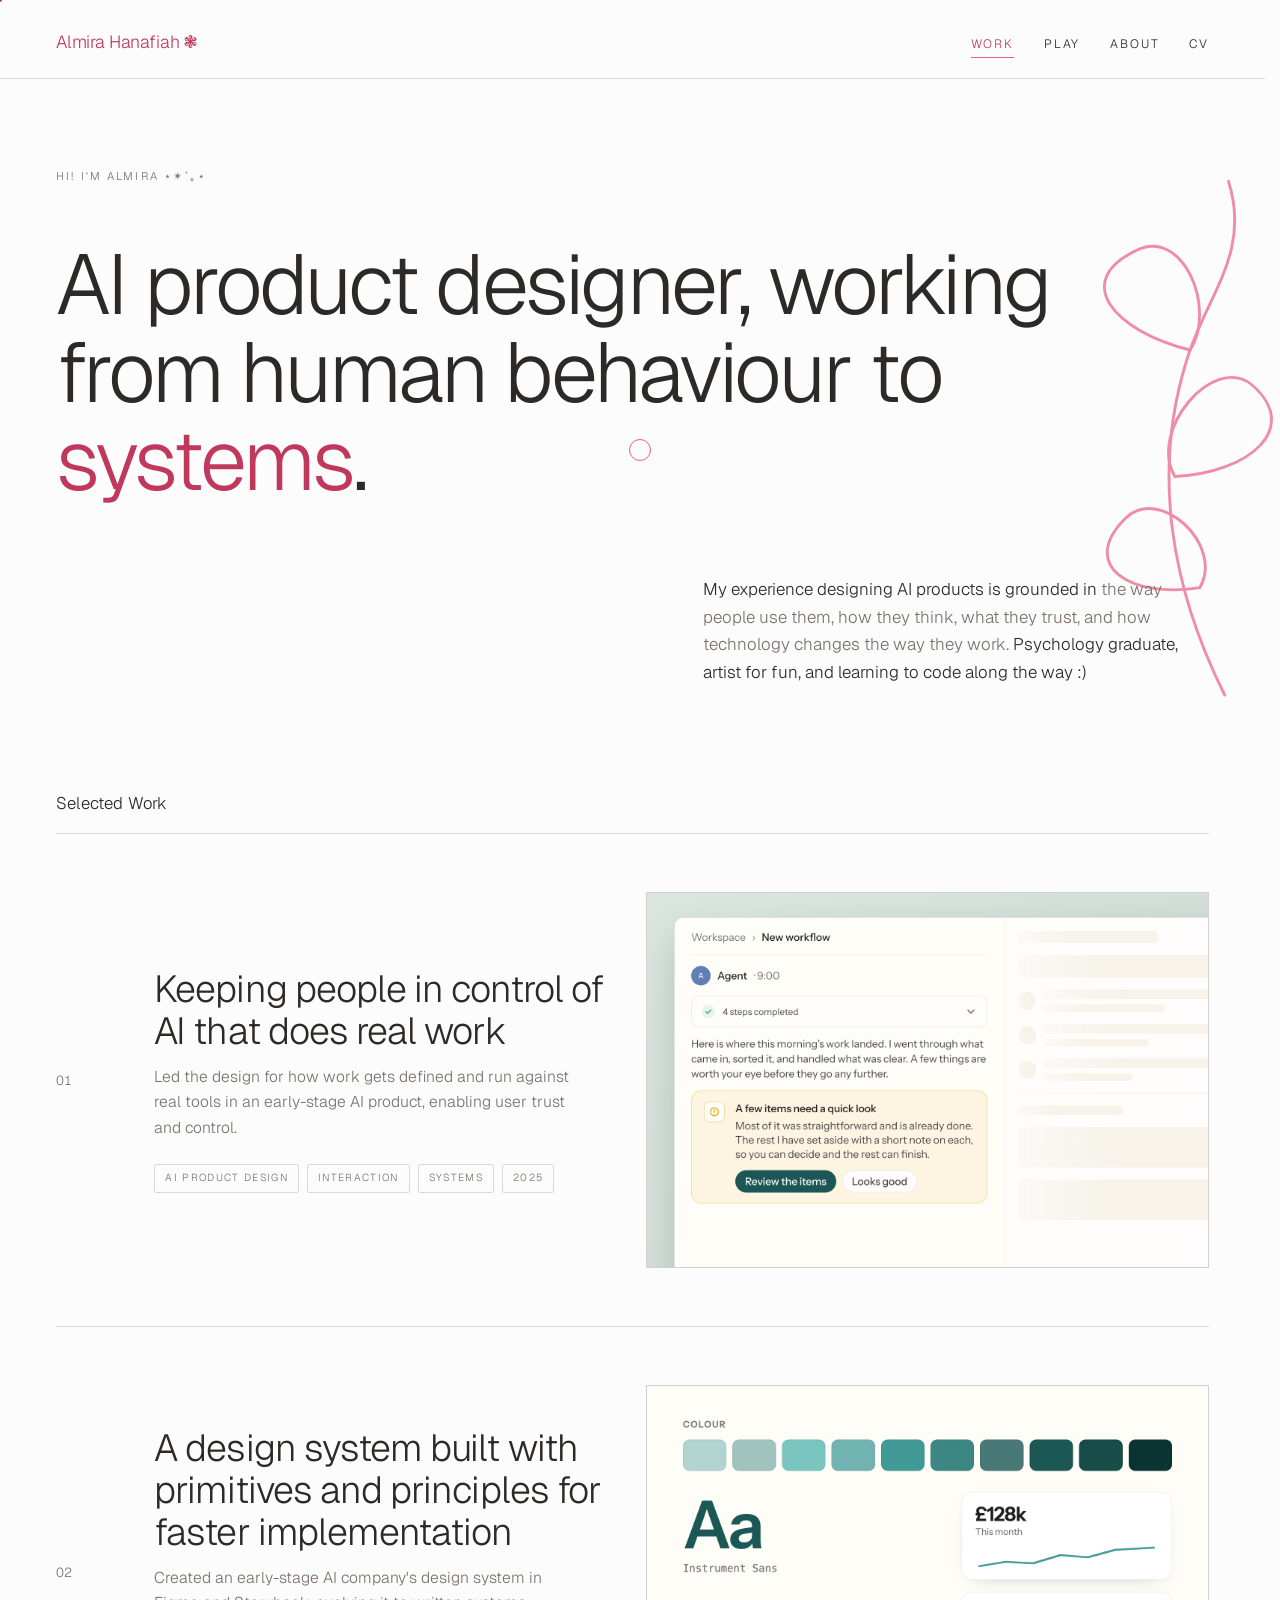
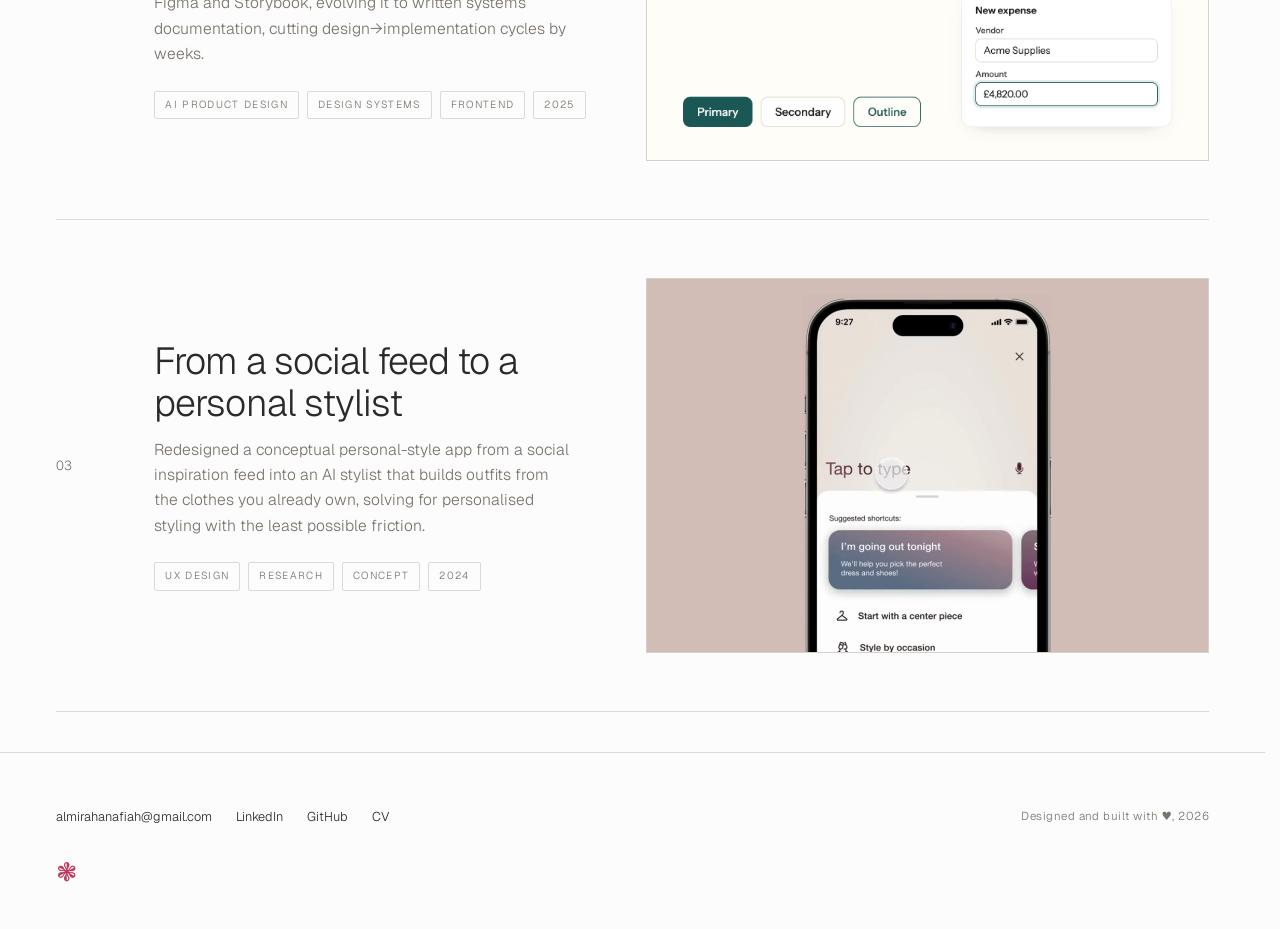
<file: index.html>
<!doctype html>
<html lang="en">
    <head>
        <meta charset="UTF-8" />
        <meta name="viewport" content="width=device-width, initial-scale=1.0" />
        <title>Almira Hanafiah | AI Product Designer</title>
        <meta
            name="description"
            content="Product designer working at the seams of AI-native software, interaction systems, workflows, and 0→1 products."
        />
        <link rel="icon" type="image/svg+xml" href="assets/favicon.svg" />
        <link rel="preconnect" href="https://fonts.googleapis.com" />
        <link rel="preconnect" href="https://fonts.gstatic.com" crossorigin />
        <link
            href="https://fonts.googleapis.com/css2?family=Geist:wght@100..900&display=swap"
            rel="stylesheet"
        />
        <link rel="stylesheet" href="assets/css/styles.css" />
        <style>
            /* ============ LEAD ============ */
            .lead {
                position: relative;
                padding: 88px 0 96px;
            }
            .lead-grid {
                display: grid;
                grid-template-columns: repeat(12, 1fr);
                gap: 26px;
                position: relative;
                z-index: 2;
            }
            .lead .eyebrow {
                grid-column: 1 / 8;
                margin-bottom: 30px;
            }
            .display {
                grid-column: 1 / 12;
                font-size: clamp(2.7rem, 6.6vw, 5.5rem);
                line-height: 1.04;
                letter-spacing: -0.035em;
                max-width: 19ch;
            }
            .display em {
                font-style: normal;
                color: var(--pink-deep);
            }
            .dek {
                grid-column: 7 / 13;
                margin-top: 46px;
                font-size: 1.06rem;
                color: var(--ink);
                max-width: 46ch;
                justify-self: end;
            }
            .dek .q {
                color: var(--ink-soft);
            }

            /* line-art accents (placeholders for your scanned drawings) */
            .accent {
                position: absolute;
                z-index: 1;
                pointer-events: none;
            }
            .accent path,
            .accent circle {
                fill: none;
                stroke-linecap: round;
                stroke-linejoin: round;
            }
            .accent .stroke {
                stroke-width: 1.5px;
            }
            .accent-1 .stroke {
                stroke: var(--pink);
            }
            .accent-2 .stroke {
                stroke: var(--ink-soft);
            }
            .accent-1 {
                top: 18px;
                right: -44px;
                width: 460px;
                opacity: 0.7;
            }
            .accent-2 {
                bottom: -86px;
                left: -96px;
                width: 300px;
                transform: rotate(-8deg);
            }

            /* ============ WORK INDEX ============ */
            .index {
                padding: 8px 0 40px;
                scroll-margin-top: 32px;
            }
            .index-head {
                display: flex;
                justify-content: space-between;
                align-items: baseline;
                padding-bottom: 16px;
                border-bottom: 1px solid var(--rule);
            }
            .index-head h2 {
                font-size: 1.05rem;
                letter-spacing: 0.01em;
            }

            .row {
                display: grid;
                grid-template-columns: repeat(12, 1fr);
                gap: 26px;
                align-items: center;
                padding: 58px 0;
                border-bottom: 1px solid var(--rule);
                transition: transform 0.3s var(--ease);
            }
            .row:hover {
                transform: translateX(10px);
            }
            .row:active {
                transform: translateX(10px) scale(0.997);
            }
            .r-num {
                grid-column: 1 / 2;
                font-size: 0.82rem;
                font-variant-numeric: tabular-nums;
                color: var(--ink-soft);
                transition: color 0.26s var(--ease);
            }
            .row:hover .r-num {
                color: var(--pink-deep);
            }
            .r-main {
                grid-column: 2 / 7;
            }
            .r-title {
                font-size: clamp(1.5rem, 3vw, 2.35rem);
                letter-spacing: -0.025em;
                line-height: 1.12;
                display: inline;
                background-image: linear-gradient(var(--pink), var(--pink));
                background-size: 0% 1px;
                background-position: 0 1.08em;
                background-repeat: no-repeat;
                transition: background-size 0.34s var(--ease);
            }
            .row:hover .r-title {
                background-size: 100% 1px;
            }
            .r-desc {
                margin-top: 12px;
                font-size: 0.98rem;
                color: var(--ink-soft);
                max-width: 42ch;
            }
            .r-tags {
                display: flex;
                flex-wrap: wrap;
                gap: 8px;
                margin-top: 24px;
            }
            .r-tag {
                font-size: 0.64rem;
                text-transform: uppercase;
                letter-spacing: 0.13em;
                color: var(--ink-soft);
                border: 1px solid var(--rule);
                border-radius: 2px;
                padding: 5px 10px;
                transition:
                    border-color 0.26s var(--ease),
                    color 0.26s var(--ease);
            }
            .row:hover .r-tag {
                border-color: rgba(234, 95, 130, 0.4);
            }
            .r-thumb {
                grid-column: 7 / 13;
                aspect-ratio: 3 / 2;
                border: 1px solid var(--rule);
                background: var(--paper-2);
                overflow: hidden;
                display: flex;
                align-items: center;
                justify-content: center;
            }
            .r-thumb .g {
                width: 22px;
                height: 22px;
                border: 1px solid var(--ink-soft);
            }
            .r-thumb img,
            .r-thumb video {
                width: 100%;
                height: 100%;
                object-fit: cover;
                display: block;
            }
            .r-glyph {
                transition: transform 0.4s var(--ease);
            }
            .row:hover .r-glyph {
                transform: scale(1.06);
            }

            /* ============ NOTE ============ */
            .note {
                position: relative;
                padding: 96px 0 104px;
            }
            .note-grid {
                display: grid;
                grid-template-columns: repeat(12, 1fr);
                gap: 26px;
            }
            .note .label {
                grid-column: 1 / 3;
                padding-top: 8px;
            }
            .note p {
                grid-column: 4 / 12;
                font-size: clamp(1.3rem, 2.5vw, 1.85rem);
                line-height: 1.42;
                letter-spacing: -0.018em;
                color: var(--ink);
            }
            .note p em {
                font-style: normal;
                color: var(--pink-deep);
            }

            /* ============ FOOTER (page overrides) ============ */
            footer {
                padding: 54px 0 40px;
                position: relative;
                overflow: hidden;
            }
            .sign {
                margin-top: 32px;
            }

            /* ============ RESPONSIVE ============ */
            @media (max-width: 900px) {
                .shell {
                    padding: 0 30px;
                }
                .display {
                    grid-column: 1 / 13;
                    max-width: 100%;
                }
                .dek {
                    grid-column: 1 / 13;
                    justify-self: start;
                    margin-top: 32px;
                }
                .lead .eyebrow {
                    grid-column: 1 / 13;
                }
                .accent-1 {
                    width: 150px;
                    right: -30px;
                    opacity: 0.8;
                }
                .accent-2 {
                    width: 180px;
                    left: -70px;
                }
                .row {
                    grid-template-columns: repeat(6, 1fr);
                    gap: 14px;
                    padding: 42px 0;
                }
                .r-num {
                    grid-column: 1 / 7;
                }
                .r-main {
                    grid-column: 1 / 7;
                    margin: 6px 0 22px;
                }
                .r-thumb {
                    grid-column: 1 / 7;
                }
                .note p {
                    grid-column: 1 / 13;
                }
                .note .label {
                    grid-column: 1 / 13;
                    margin-bottom: 14px;
                }
            }
            @media (max-width: 560px) {
                .shell {
                    padding: 0 20px;
                }
                .nav {
                    gap: 16px;
                }
                .nav a {
                    font-size: 0.66rem;
                    letter-spacing: 0.1em;
                }
                .lead {
                    padding: 56px 0 64px;
                }
            }

            @media (prefers-reduced-motion: reduce) {
                html {
                    scroll-behavior: auto;
                }
                .rv {
                    opacity: 1 !important;
                    transform: none !important;
                    transition: none;
                }
                .cursor,
                .row,
                .r-glyph {
                    transition: none !important;
                }
                .accent path,
                .accent circle {
                    stroke-dashoffset: 0 !important;
                    transition: none !important;
                }
            }
        </style>
    </head>
    <body>
        <div class="cursor" id="cursor" aria-hidden="true"></div>
        <div class="cursor-dot" id="dot" aria-hidden="true"></div>

        <header>
            <div class="shell">
                <div class="masthead">
                    <a href="index.html" class="wordmark"
                        >Almira Hanafiah &#10051;</a
                    >
                    <nav class="nav">
                        <a href="#work" class="here">Work</a>
                        <a href="play.html">Play</a>
                        <a href="about.html">About</a>
                        <a
                            href="assets/cv/Almira-Hanafiah-CV.pdf"
                            target="_blank"
                            rel="noopener"
                            >CV</a
                        >
                    </nav>
                </div>
            </div>
        </header>

        <main>
            <!-- ===== LEAD ===== -->
            <section class="lead">
                <!-- ACCENT 1, placeholder for your scanned drawing. Bleeds off the right. -->
                <svg
                    class="accent accent-1"
                    viewBox="0 0 240 320"
                    aria-hidden="true"
                >
                    <path
                        class="stroke"
                        stroke="var(--pink)"
                        stroke-width="1.5"
                        d="M196 312 C 168 256 158 196 176 138 C 186 104 210 82 198 44"
                    />
                    <path
                        class="stroke"
                        stroke="var(--pink)"
                        stroke-width="1.5"
                        d="M178 132 C 138 122 116 96 150 80 C 174 68 192 110 178 132 Z"
                    />
                    <path
                        class="stroke"
                        stroke="var(--pink)"
                        stroke-width="1.5"
                        d="M170 198 C 210 196 236 172 210 150 C 190 134 156 174 170 198 Z"
                    />
                    <path
                        class="stroke"
                        stroke="var(--pink)"
                        stroke-width="1.5"
                        d="M183 256 C 146 262 120 244 144 220 C 162 202 196 234 183 256 Z"
                    />
                </svg>
                <div class="shell">
                    <div class="lead-grid">
                        <div class="eyebrow label rv">Hi! I'm Almira ⋆✴︎˚｡⋆</div>
                        <h1 class="display rv">
                            AI product designer, working from human behaviour to
                            <em>systems</em>.
                        </h1>
                        <p class="dek rv">
                            My experience designing AI products is grounded in
                            <span class="q"
                                >the way people use them, how they think, what
                                they trust, and how technology changes the way
                                they work.</span
                            >
                            Psychology graduate, artist for fun, and learning to
                            code along the way :)
                        </p>
                    </div>
                </div>
            </section>

            <!-- ===== WORK INDEX ===== -->
            <section class="index" id="work">
                <div class="shell">
                    <div class="index-head rv">
                        <h2>Selected Work</h2>
                    </div>

                    <a href="work/ai-workflows.html" class="row rv">
                        <div class="r-num">01</div>
                        <div class="r-main">
                            <span class="r-title"
                                >Keeping people in control of AI that does real
                                work</span
                            >
                            <p class="r-desc">
                                Led the design for how work gets defined and run
                                against real tools in an early-stage AI product,
                                enabling user trust and control.
                            </p>
                            <div class="r-tags">
                                <span class="r-tag">AI Product Design</span>
                                <span class="r-tag">Interaction</span>
                                <span class="r-tag">Systems</span>
                                <span class="r-tag">2025</span>
                            </div>
                        </div>
                        <div class="r-thumb">
                            <img
                                src="assets/case-01/cs01-thumb.png"
                                alt="A preview of the prototype: an invoice-reconciliation run held for a person's approval."
                                loading="lazy"
                            />
                        </div>
                    </a>

                    <a href="work/design-system.html" class="row rv">
                        <div class="r-num">02</div>
                        <div class="r-main">
                            <span class="r-title"
                                >A design system built with primitives and
                                principles for faster implementation</span
                            >
                            <p class="r-desc">
                                Created an early-stage AI company's design
                                system in Figma and Storybook, evolving it to
                                written systems documentation, cutting
                                design→implementation cycles by weeks.
                            </p>
                            <div class="r-tags">
                                <span class="r-tag">AI Product Design</span>
                                <span class="r-tag">Design Systems</span>
                                <span class="r-tag">Frontend</span>
                                <span class="r-tag">2025</span>
                            </div>
                        </div>
                        <div class="r-thumb">
                            <img
                                src="assets/case-02/cs02-thumb.png"
                                alt="A snippet of the design system: colour tokens, Instrument Sans, buttons, and a chart."
                                loading="lazy"
                            />
                        </div>
                    </a>

                    <a href="work/bootcamp-preview.html" class="row rv">
                        <div class="r-num">03</div>
                        <div class="r-main">
                            <span class="r-title"
                                >From a social feed to a personal stylist</span
                            >
                            <p class="r-desc">
                                Redesigned a conceptual personal-style app from
                                a social inspiration feed into an AI stylist
                                that builds outfits from the clothes you already
                                own, solving for personalised styling with the
                                least possible friction.
                            </p>
                            <div class="r-tags">
                                <span class="r-tag">UX Design</span>
                                <span class="r-tag">Research</span>
                                <span class="r-tag">Concept</span>
                                <span class="r-tag">2024</span>
                            </div>
                        </div>
                        <div class="r-thumb">
                            <video
                                class="r-cover"
                                autoplay
                                muted
                                loop
                                playsinline
                                poster="assets/case-03/gaia-cover.jpg"
                            >
                                <source
                                    src="assets/case-03/gaia-cover.mp4"
                                    type="video/mp4"
                                />
                            </video>
                        </div>
                    </a>
                </div>
            </section>
        </main>

        <footer>
            <div class="shell">
                <div class="colophon">
                    <div class="links">
                        <a href="mailto:almirahanafiah@gmail.com"
                            >almirahanafiah@gmail.com</a
                        >
                        <a
                            href="https://linkedin.com/in/almira-hanafiah"
                            target="_blank"
                            rel="noopener"
                            >LinkedIn</a
                        >
                        <a
                            href="https://github.com/almirahanafiah"
                            target="_blank"
                            rel="noopener"
                            >GitHub</a
                        >
                        <a
                            href="assets/cv/Almira-Hanafiah-CV.pdf"
                            target="_blank"
                            rel="noopener"
                            >CV</a
                        >
                    </div>
                    <div class="set">
                        Designed and built with &hearts;, 2026
                    </div>
                </div>
                <div class="sign rv">
                    <span class="sign-mark" aria-hidden="true">&#10051;</span>
                </div>
            </div>
        </footer>

        <script>
            (function () {
                var reduced = matchMedia(
                    "(prefers-reduced-motion: reduce)",
                ).matches;
                /* nudge any muted preview videos to autoplay reliably */
                if (!reduced) {
                    document
                        .querySelectorAll(".r-thumb video[autoplay]")
                        .forEach(function (v) {
                            v.muted = true;
                            var p = v.play();
                            if (p && p.catch) p.catch(function () {});
                        });
                }
                var fine = matchMedia(
                    "(hover: hover) and (pointer: fine)",
                ).matches;

                /* ---- custom cursor ---- */
                if (fine) {
                    var cur = document.getElementById("cursor"),
                        dot = document.getElementById("dot");
                    var mx = innerWidth / 2,
                        my = innerHeight / 2,
                        cx = mx,
                        cy = my;
                    addEventListener("mousemove", function (e) {
                        mx = e.clientX;
                        my = e.clientY;
                        dot.style.left = mx + "px";
                        dot.style.top = my + "px";
                        if (reduced) {
                            cur.style.left = mx + "px";
                            cur.style.top = my + "px";
                        }
                    });
                    if (!reduced)
                        (function loop() {
                            cx += (mx - cx) * 0.17;
                            cy += (my - cy) * 0.17;
                            cur.style.left = cx + "px";
                            cur.style.top = cy + "px";
                            requestAnimationFrame(loop);
                        })();
                    document
                        .querySelectorAll("a, button, .row")
                        .forEach(function (el) {
                            el.addEventListener("mouseenter", function () {
                                cur.classList.add("hot");
                            });
                            el.addEventListener("mouseleave", function () {
                                cur.classList.remove("hot");
                            });
                        });
                    addEventListener("mouseleave", function () {
                        cur.style.opacity = 0;
                        dot.style.opacity = 0;
                    });
                    addEventListener("mouseenter", function () {
                        cur.style.opacity = 1;
                        dot.style.opacity = 1;
                    });
                }

                /* ---- accent line-draw reveal (the drawings draw themselves in) ---- */
                var strokes = document.querySelectorAll(".accent .stroke");
                strokes.forEach(function (el, i) {
                    var len = el.getTotalLength ? el.getTotalLength() : 0;
                    if (!len) return;
                    el.style.strokeDasharray = len;
                    if (reduced) {
                        el.style.strokeDashoffset = 0;
                        return;
                    }
                    el.style.strokeDashoffset = len;
                    el.style.transition = "stroke-dashoffset 1.9s var(--ease)";
                    setTimeout(
                        function () {
                            el.style.strokeDashoffset = 0;
                        },
                        280 + i * 220,
                    );
                });

                /* ---- scroll reveal ---- */
                var rv = document.querySelectorAll(".rv");
                if (reduced || !("IntersectionObserver" in window)) {
                    rv.forEach(function (el) {
                        el.classList.add("in");
                    });
                } else {
                    var io = new IntersectionObserver(
                        function (entries) {
                            entries.forEach(function (en, i) {
                                if (en.isIntersecting) {
                                    var el = en.target;
                                    setTimeout(function () {
                                        el.classList.add("in");
                                    }, i * 70);
                                    io.unobserve(el);
                                }
                            });
                        },
                        { threshold: 0.14 },
                    );
                    rv.forEach(function (el) {
                        io.observe(el);
                    });
                }
            })();
        </script>
    </body>
</html>
</file>
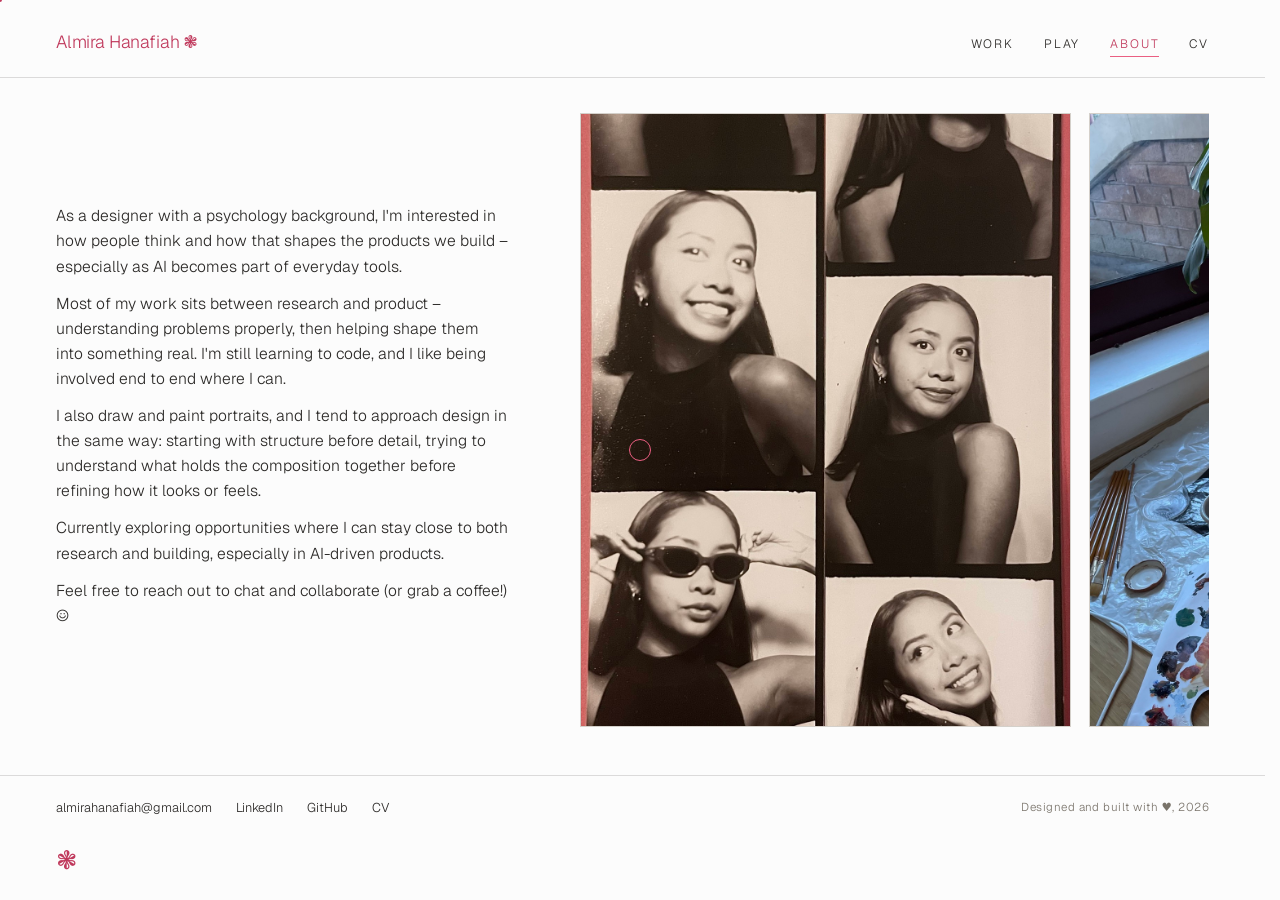
<file: about.html>
<!DOCTYPE html>
<html lang="en">
<head>
<meta charset="UTF-8" />
<meta name="viewport" content="width=device-width, initial-scale=1.0" />
<meta name="robots" content="noindex,nofollow" />
<title>About, Almira</title>
<meta name="description" content="Product designer with a psychology background, working on AI-native software at an early-stage AI company." />
<link rel="icon" type="image/svg+xml" href="assets/favicon.svg" />
<link rel="preconnect" href="https://fonts.googleapis.com" />
<link rel="preconnect" href="https://fonts.gstatic.com" crossorigin />
<link href="https://fonts.googleapis.com/css2?family=Geist:wght@100..900&display=swap" rel="stylesheet" />
<link rel="stylesheet" href="assets/css/styles.css" />
<style>
    /* page-specific overrides */
  body { line-height: 1.6; }

  /* ============ CAPTION TOOLTIP ============ */
  .tip {
    position: fixed; top: 0; left: 0; z-index: 9998;
    pointer-events: none;
    background: var(--paper); color: var(--ink);
    border: 1px solid var(--ink); border-radius: 2px;
    padding: 7px 11px;
    font-size: .62rem; text-transform: uppercase; letter-spacing: .14em;
    white-space: nowrap;
    box-shadow: 0 10px 24px -12px rgba(44,42,40,.55);
    opacity: 0; transform: scale(.94);
    transform-origin: top left;
    transition: opacity .14s var(--ease), transform .14s var(--ease);
  }
  .tip.show { opacity: 1; transform: scale(1); }

  /* ============ ABOUT (base = mobile / normal flow) ============ */
  .about {
    display: grid; grid-template-columns: 1fr; gap: 44px;
    padding: 48px 0 64px;
  }
  .block {
    display: grid; grid-template-columns: 92px 1fr; gap: 24px;
    padding: 22px 0; align-items: start;
    border-top: 1px solid var(--rule);
  }
  .block:first-child { border-top: none; padding-top: 0; }
  .block.solo { grid-template-columns: 1fr; }
  .block .k { padding-top: 5px; }
  .block h1 {
    font-size: clamp(1.12rem, 1.5vw, 1.4rem);
    letter-spacing: -.012em; line-height: 1.32;
  }
  .block h1 em { font-style: normal; color: var(--pink-deep); }
  .block p { font-size: .98rem; color: var(--ink); }
  .block p + p { margin-top: 12px; }
  .block p .soft { color: var(--ink-soft); }

  /* ---- gallery ---- */
  .gallery-col { min-width: 0; }
  .scroller {
    overflow-x: auto; overflow-y: hidden;
    padding-bottom: 14px;
    scrollbar-width: thin;
    scrollbar-color: var(--ink-soft) transparent;
  }
  .scroller::-webkit-scrollbar { height: 4px; }
  .scroller::-webkit-scrollbar-track { background: var(--rule); border-radius: 2px; }
  .scroller::-webkit-scrollbar-thumb { background: var(--ink-soft); border-radius: 2px; }
  .track { display: flex; gap: 18px; width: max-content; }
  .shot {
    width: 236px; flex: 0 0 auto; aspect-ratio: 4 / 5;
    border: 1px solid var(--rule); background: var(--paper-2);
    overflow: hidden;
    display: flex; flex-direction: column;
    align-items: center; justify-content: center; gap: 8px;
  }
  .shot img, .shot video {
    width: 100%; height: 100%; object-fit: cover;
    display: block; -webkit-user-drag: none; user-select: none;
  }
  .shot .g { width: 26px; height: 26px; border: 1px solid var(--ink-soft); }
  .shot .cap { font-size: .72rem; color: var(--ink-soft); letter-spacing: .04em; }

  /* ============ FOOTER (page override) ============ */
  footer { padding: 22px 0; }

  /* ============ DESKTOP: single screen; images = text-column height ============ */
  @media (min-width: 921px) {
    html, body { height: 100%; }
    body {
      height: 100dvh; overflow: hidden;
      display: flex; flex-direction: column;
    }
    main { flex: 1; min-height: 0; display: flex; align-items: stretch; }
    main .shell { width: 100%; height: 100%; }
    .about {
      grid-template-columns: 452px 1fr; gap: 72px;
      grid-template-rows: minmax(0, 1fr);
      align-items: stretch; padding: 0; height: 100%;
    }
    /* text is centered vertically against the full-height gallery */
    .about-text { display: flex; flex-direction: column; justify-content: center; min-height: 0; }
    /* gallery fills the row height; images crop to it via object-fit */
    .gallery-col { display: flex; flex-direction: column; min-height: 0; }
    .scroller { flex: 1; min-height: 0; }
    .track { height: 100%; align-items: center; }
    .shot { height: 90%; width: auto; }
  }

  @media (max-width: 560px) {
    .shell { padding: 0 20px; }
    .nav { gap: 16px; }
    .nav a { font-size: .66rem; letter-spacing: .1em; }
    .block { grid-template-columns: 1fr; gap: 10px; }
    .block .k { padding-top: 0; }
    .shot { width: 200px; }
  }
  @media (prefers-reduced-motion: reduce) {
    html { scroll-behavior: auto; }
    .rv { opacity: 1 !important; transform: none !important; transition: none; }
    .cursor { transition: none !important; }
    .tip { transition: opacity .12s; transform: none; }
    .tip.show { transform: none; }
  }
</style>
</head>
<body>

<div class="cursor" id="cursor" aria-hidden="true"></div>
<div class="cursor-dot" id="dot" aria-hidden="true"></div>
<div class="tip" id="tip" aria-hidden="true"></div>

<header>
  <div class="shell">
    <div class="masthead">
      <a href="index.html" class="wordmark">Almira Hanafiah &#10051;</a>
      <nav class="nav">
        <a href="index.html#work">Work</a>
        <a href="play.html">Play</a>
        <a href="about.html" class="here">About</a>
        <a href="assets/cv/Almira-Hanafiah-CV.pdf" target="_blank" rel="noopener">CV</a>
      </nav>
    </div>
  </div>
</header>

<main>
  <div class="shell">
    <section class="about">

      <!-- ===== TEXT COLUMN ===== -->
      <div class="about-text">

        <div class="block solo rv">
          <div>
            <p>As a designer with a psychology background, I'm interested in how people think and how that shapes the products we build &ndash; especially as AI becomes part of everyday tools.</p>
            <p>Most of my work sits between research and product &ndash; understanding problems properly, then helping shape them into something real. I'm still learning to code, and I like being involved end to end where I can.</p>
            <p>I also draw and paint portraits, and I tend to approach design in the same way: starting with structure before detail, trying to understand what holds the composition together before refining how it looks or feels.</p>
            <p class="soft">Currently exploring opportunities where I can stay close to both research and building, especially in AI-driven products.</p>
            <p class="soft">Feel free to reach out to chat and collaborate (or grab a coffee!) &#9786;&#xFE0E;</p>
          </div>
        </div>

      </div>

      <!-- ===== GALLERY COLUMN (horizontal scroll) ===== -->
      <div class="gallery-col">
        <!-- 4 photos + 1 video. Each .shot carries a data-cap caption (shown as a tooltip on hover). -->
        <div class="scroller" id="scroller">
          <div class="track">
            <figure class="shot" data-cap="it's me :)">
              <img src="assets/about/about-1-me.jpg" alt="Almira in a black-and-white photobooth strip" loading="lazy" />
            </figure>
            <figure class="shot" data-cap="the painting corner">
              <img src="assets/about/about-2-painting-corner.jpeg" alt="An easel with a portrait in progress beside a window and a monstera plant" loading="lazy" />
            </figure>
            <figure class="shot" data-cap="my cats">
              <img src="assets/about/about-3-cats.jpg" alt="Two cats on marble stairs beside a eucalyptus plant" loading="lazy" />
            </figure>
            <figure class="shot" data-cap="i love visiting art museums">
              <img src="assets/about/about-4-art-museum.jpeg" alt="Almira looking at abstract paintings in a gallery" loading="lazy" />
            </figure>
            <figure class="shot" data-cap="thanks for visiting &#9788;">
              <video src="assets/about/about-5-sunset.mp4" poster="assets/about/about-5-sunset.jpg"
                     autoplay muted loop playsinline preload="metadata" aria-label="A sunset"></video>
            </figure>
          </div>
        </div>
      </div>

    </section>
  </div>
</main>

<footer>
  <div class="shell">
    <div class="colophon">
      <div class="links">
        <a href="mailto:almirahanafiah@gmail.com">almirahanafiah@gmail.com</a>
        <a href="https://linkedin.com/in/almira-hanafiah" target="_blank" rel="noopener">LinkedIn</a>
        <a href="https://github.com/almirahanafiah" target="_blank" rel="noopener">GitHub</a>
        <a href="assets/cv/Almira-Hanafiah-CV.pdf" target="_blank" rel="noopener">CV</a>
      </div>
      <div class="set">Designed and built with &hearts;, 2026</div>
    </div>
    <div class="sign rv">
      <span class="sign-mark" aria-hidden="true">&#10051;</span>
    </div>
  </div>
</footer>


<script>
(function () {
  var reduced = matchMedia("(prefers-reduced-motion: reduce)").matches;
  var fine = matchMedia("(hover: hover) and (pointer: fine)").matches;
  var cursor = document.getElementById("cursor");

  /* ---- custom cursor ---- */
  if (fine) {
    var dot = document.getElementById("dot");
    var mx = innerWidth/2, my = innerHeight/2, cx = mx, cy = my;
    addEventListener("mousemove", function (e) {
      mx = e.clientX; my = e.clientY;
      dot.style.left = mx+"px"; dot.style.top = my+"px";
      if (reduced) { cursor.style.left = mx+"px"; cursor.style.top = my+"px"; }
    });
    if (!reduced) (function loop(){
      cx += (mx-cx)*.17; cy += (my-cy)*.17;
      cursor.style.left = cx+"px"; cursor.style.top = cy+"px";
      requestAnimationFrame(loop);
    })();
    document.querySelectorAll("a, button").forEach(function (el) {
      el.addEventListener("mouseenter", function(){ cursor.classList.add("hot"); });
      el.addEventListener("mouseleave", function(){ cursor.classList.remove("hot"); });
    });
    addEventListener("mouseleave", function(){ cursor.style.opacity=0; dot.style.opacity=0; });
    addEventListener("mouseenter", function(){ cursor.style.opacity=1; dot.style.opacity=1; });
  }

  /* ---- caption tooltip that follows the cursor ---- */
  var tip = document.getElementById("tip");
  if (fine) {
    document.querySelectorAll(".shot").forEach(function (shot) {
      shot.addEventListener("mouseenter", function () {
        tip.textContent = shot.getAttribute("data-cap") || "";
        tip.classList.add("show");
      });
      shot.addEventListener("mouseleave", function () {
        tip.classList.remove("show");
      });
    });
    addEventListener("mousemove", function (e) {
      var x = e.clientX + 22, y = e.clientY + 20;
      if (x + tip.offsetWidth + 14 > innerWidth) x = e.clientX - tip.offsetWidth - 22;
      tip.style.left = x + "px";
      tip.style.top = y + "px";
    });
  }

  /* ---- smooth (eased) horizontal scroll for the gallery ---- */
  var sc = document.getElementById("scroller");
  var targetX = sc.scrollLeft, currentX = sc.scrollLeft;
  var dragging = false, startX = 0, startLeft = 0, vx = 0, lastX = 0;

  function maxX() { return sc.scrollWidth - sc.clientWidth; }
  function clamp(v) { return Math.max(0, Math.min(maxX(), v)); }

  if (!reduced) {
    (function loop() {
      if (!dragging) {
        var d = targetX - currentX;
        if (Math.abs(d) > 0.4) {
          currentX += d * 0.12;            /* eased glide */
          sc.scrollLeft = currentX;
        } else {
          currentX = targetX = sc.scrollLeft;  /* idle: stay in sync (incl. scrollbar use) */
        }
      }
      requestAnimationFrame(loop);
    })();
  }

  sc.addEventListener("wheel", function (e) {
    var d = Math.abs(e.deltaX) > Math.abs(e.deltaY) ? e.deltaX : e.deltaY;
    if (!d) return;
    e.preventDefault();
    if (reduced) { sc.scrollLeft = clamp(sc.scrollLeft + d); return; }
    targetX = clamp(targetX + d);
  }, { passive: false });

  /* ---- drag to scroll, with a little release momentum ---- */
  sc.addEventListener("pointerdown", function (e) {
    dragging = true;
    startX = lastX = e.clientX; startLeft = sc.scrollLeft; vx = 0;
    sc.classList.add("dragging");
    tip.classList.remove("show");
    if (fine) cursor.classList.add("grab");
  });
  addEventListener("pointermove", function (e) {
    if (!dragging) return;
    var nx = clamp(startLeft - (e.clientX - startX));
    sc.scrollLeft = nx;
    currentX = targetX = nx;
    vx = e.clientX - lastX; lastX = e.clientX;
  });
  addEventListener("pointerup", function () {
    if (!dragging) return;
    dragging = false;
    sc.classList.remove("dragging");
    if (fine) cursor.classList.remove("grab");
    if (!reduced) targetX = clamp(sc.scrollLeft - vx * 16);   /* momentum glide */
  });

  /* ---- scroll reveal ---- */
  var rv = document.querySelectorAll(".rv");
  if (reduced || !("IntersectionObserver" in window)) {
    rv.forEach(function (el){ el.classList.add("in"); });
  } else {
    var io = new IntersectionObserver(function (entries) {
      entries.forEach(function (en, i) {
        if (en.isIntersecting) {
          var el = en.target;
          setTimeout(function(){ el.classList.add("in"); }, i * 80);
          io.unobserve(el);
        }
      });
    }, { threshold: .14 });
    rv.forEach(function (el){ io.observe(el); });
  }
})();
</script>
</body>
</html>
</file>
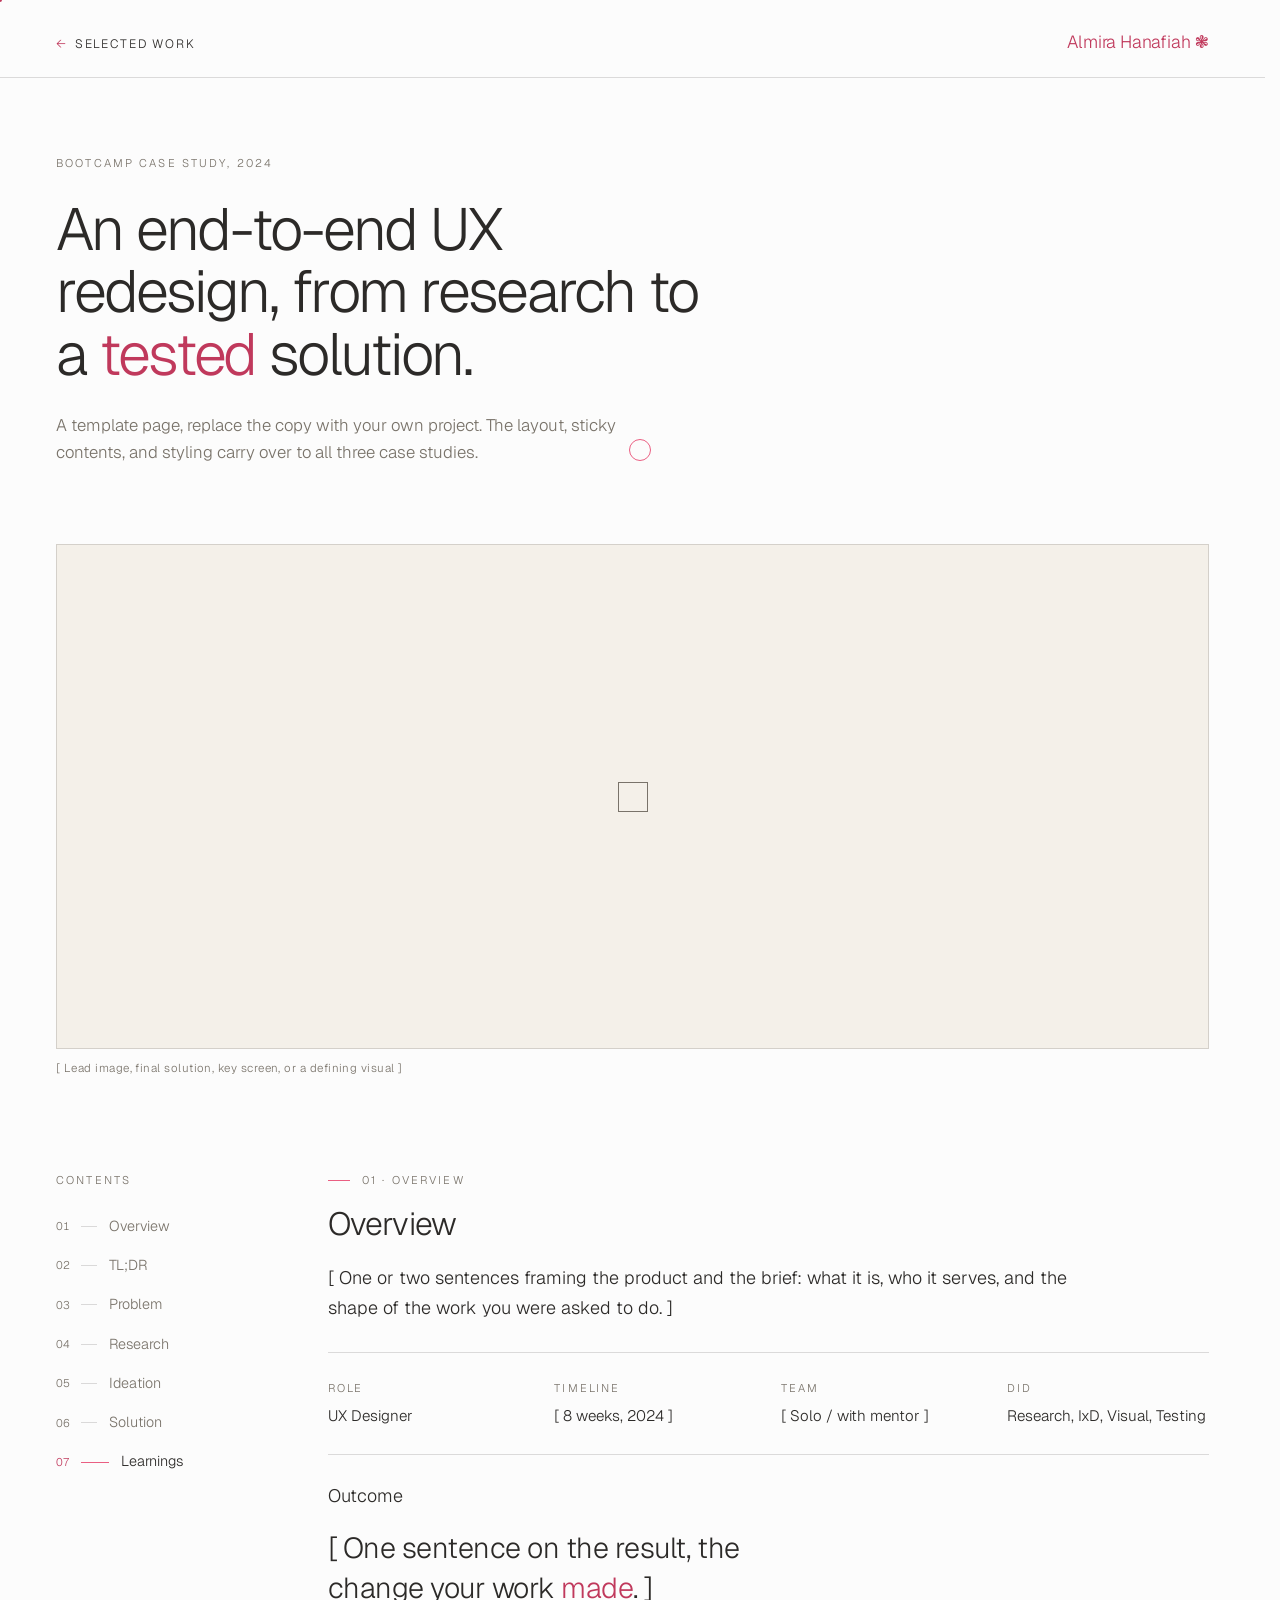
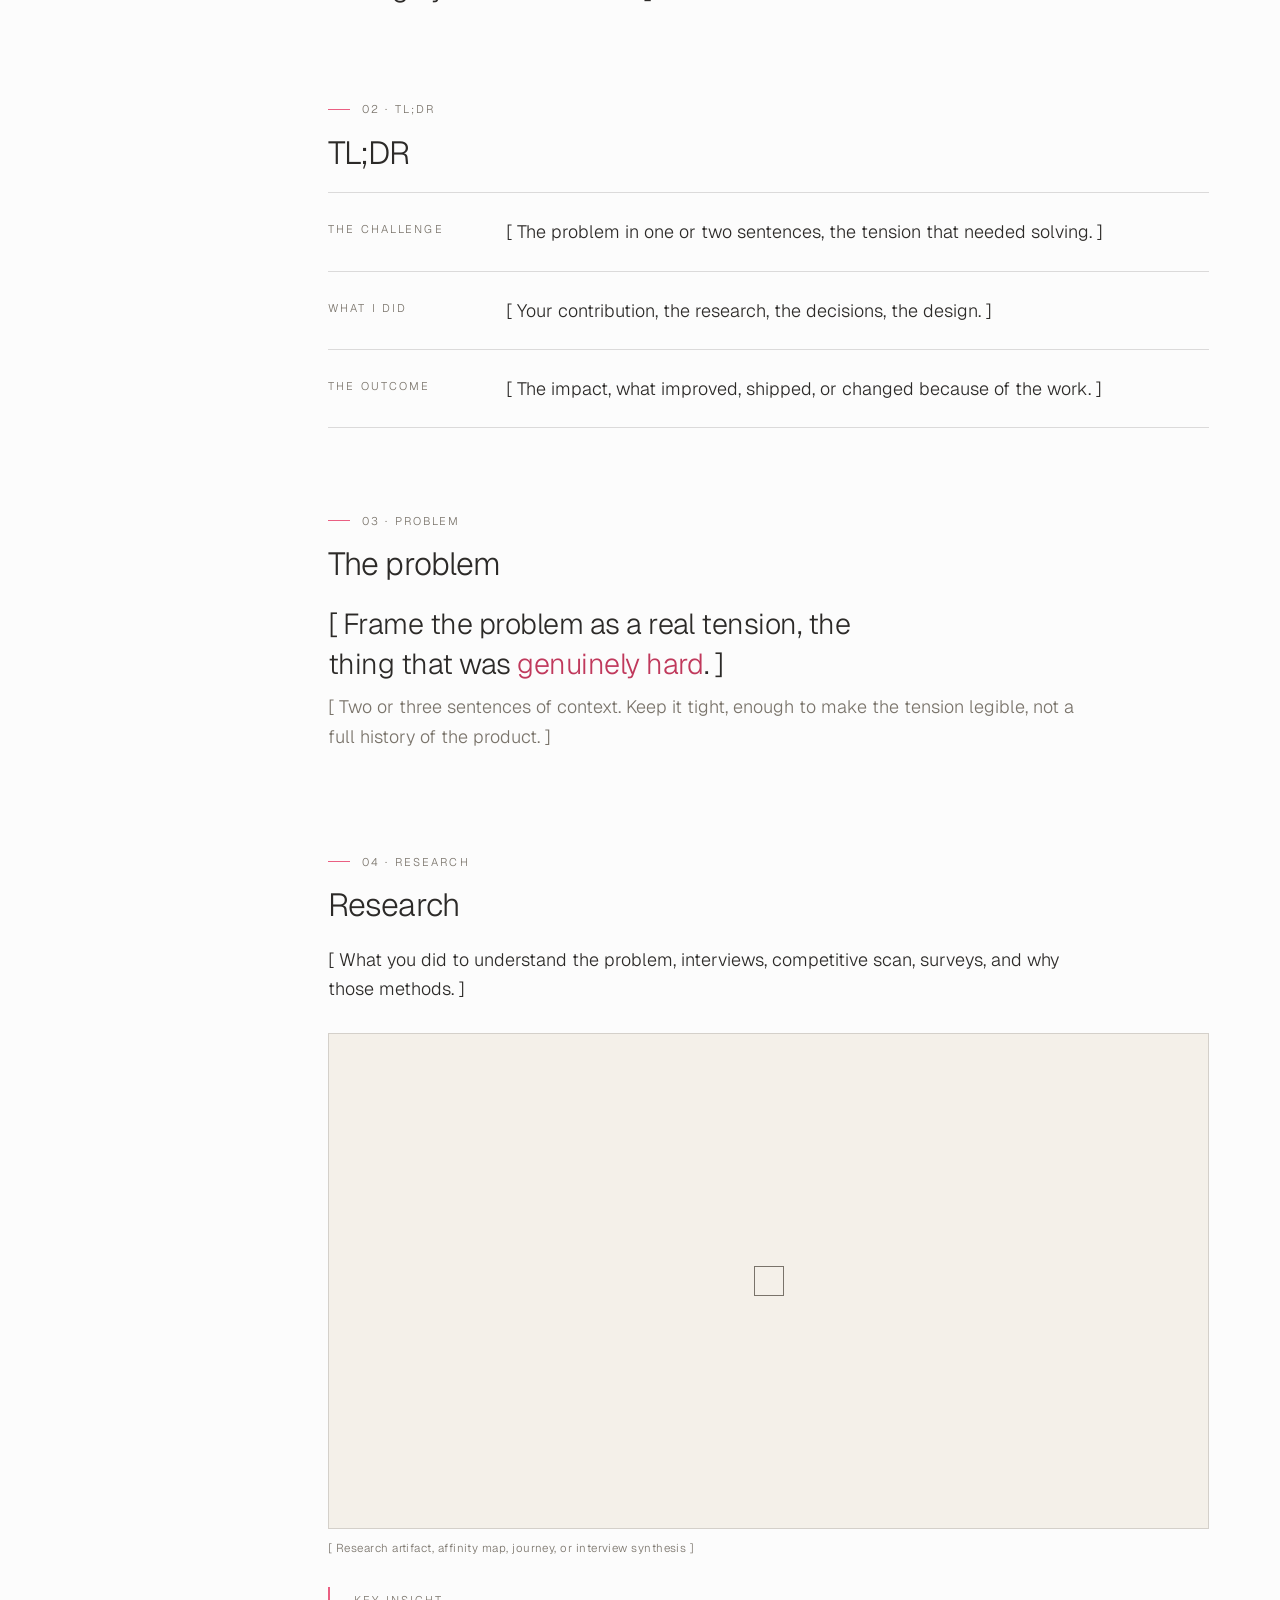
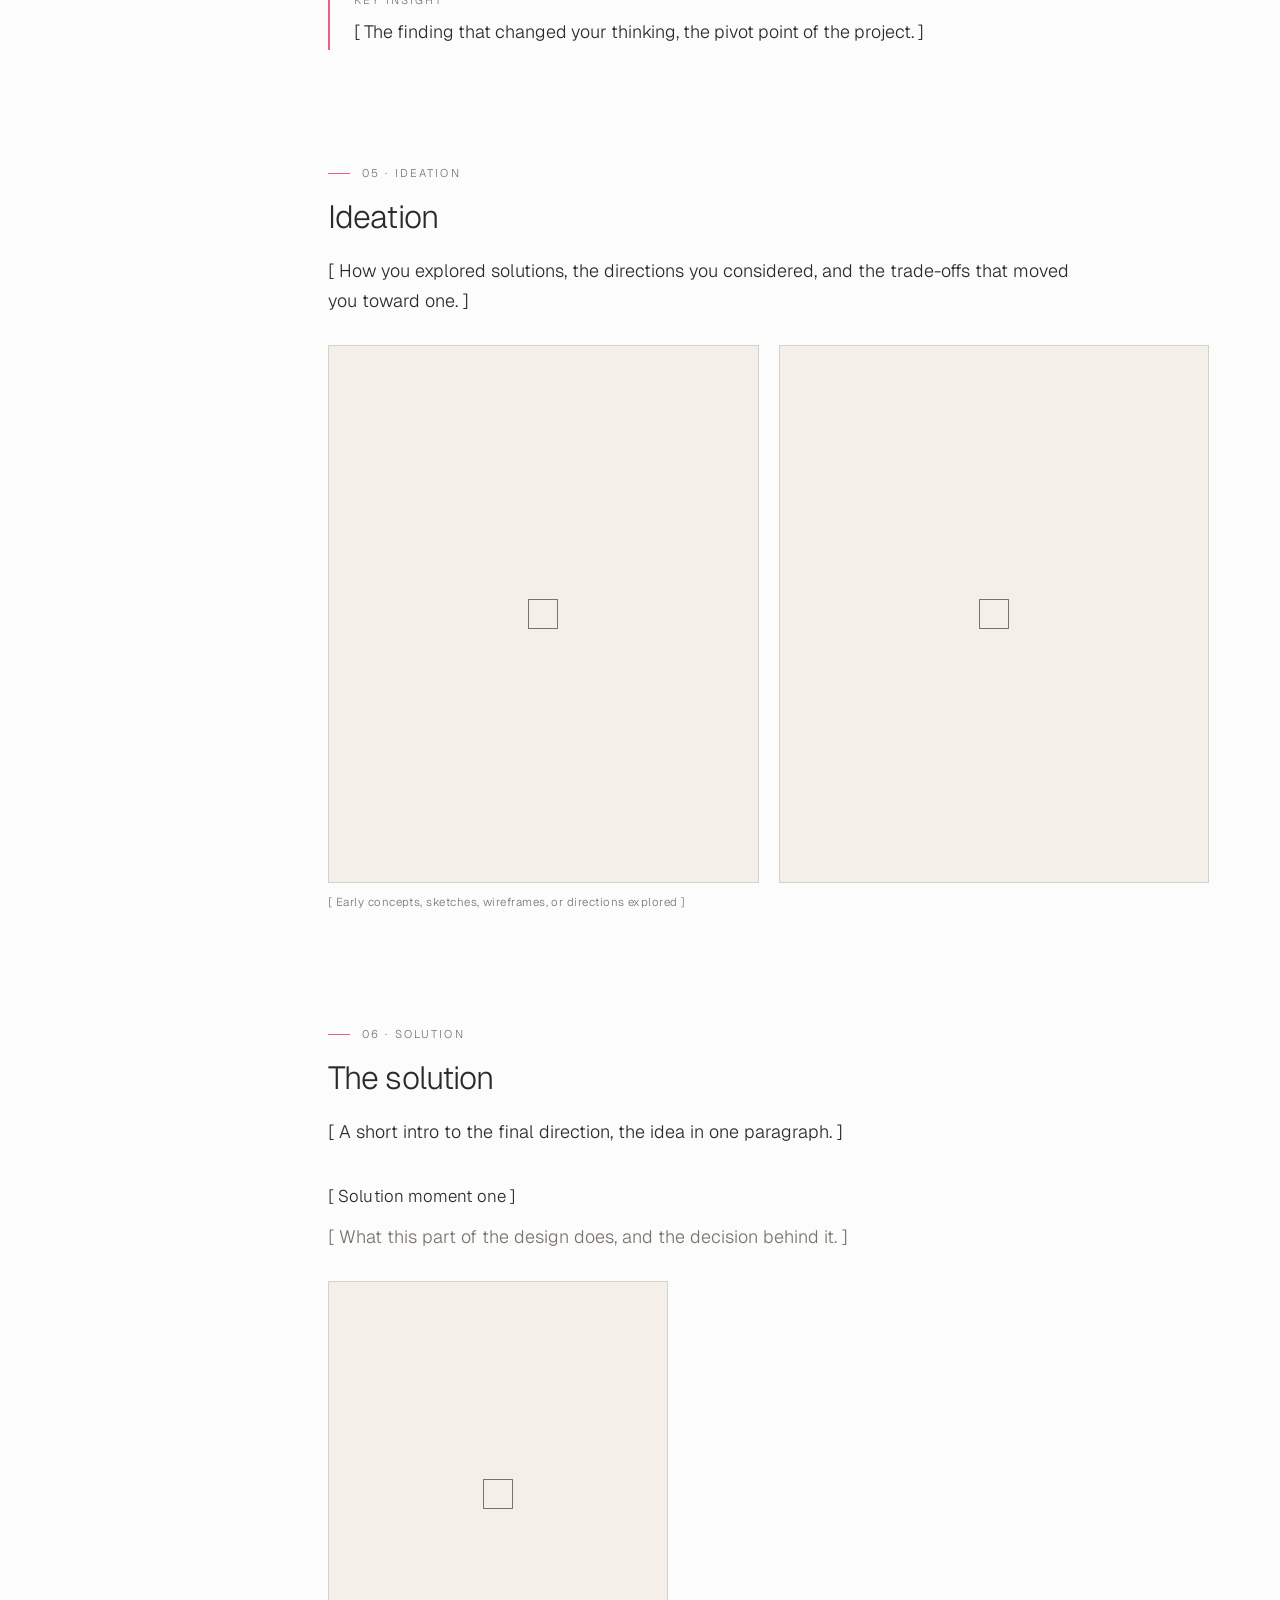
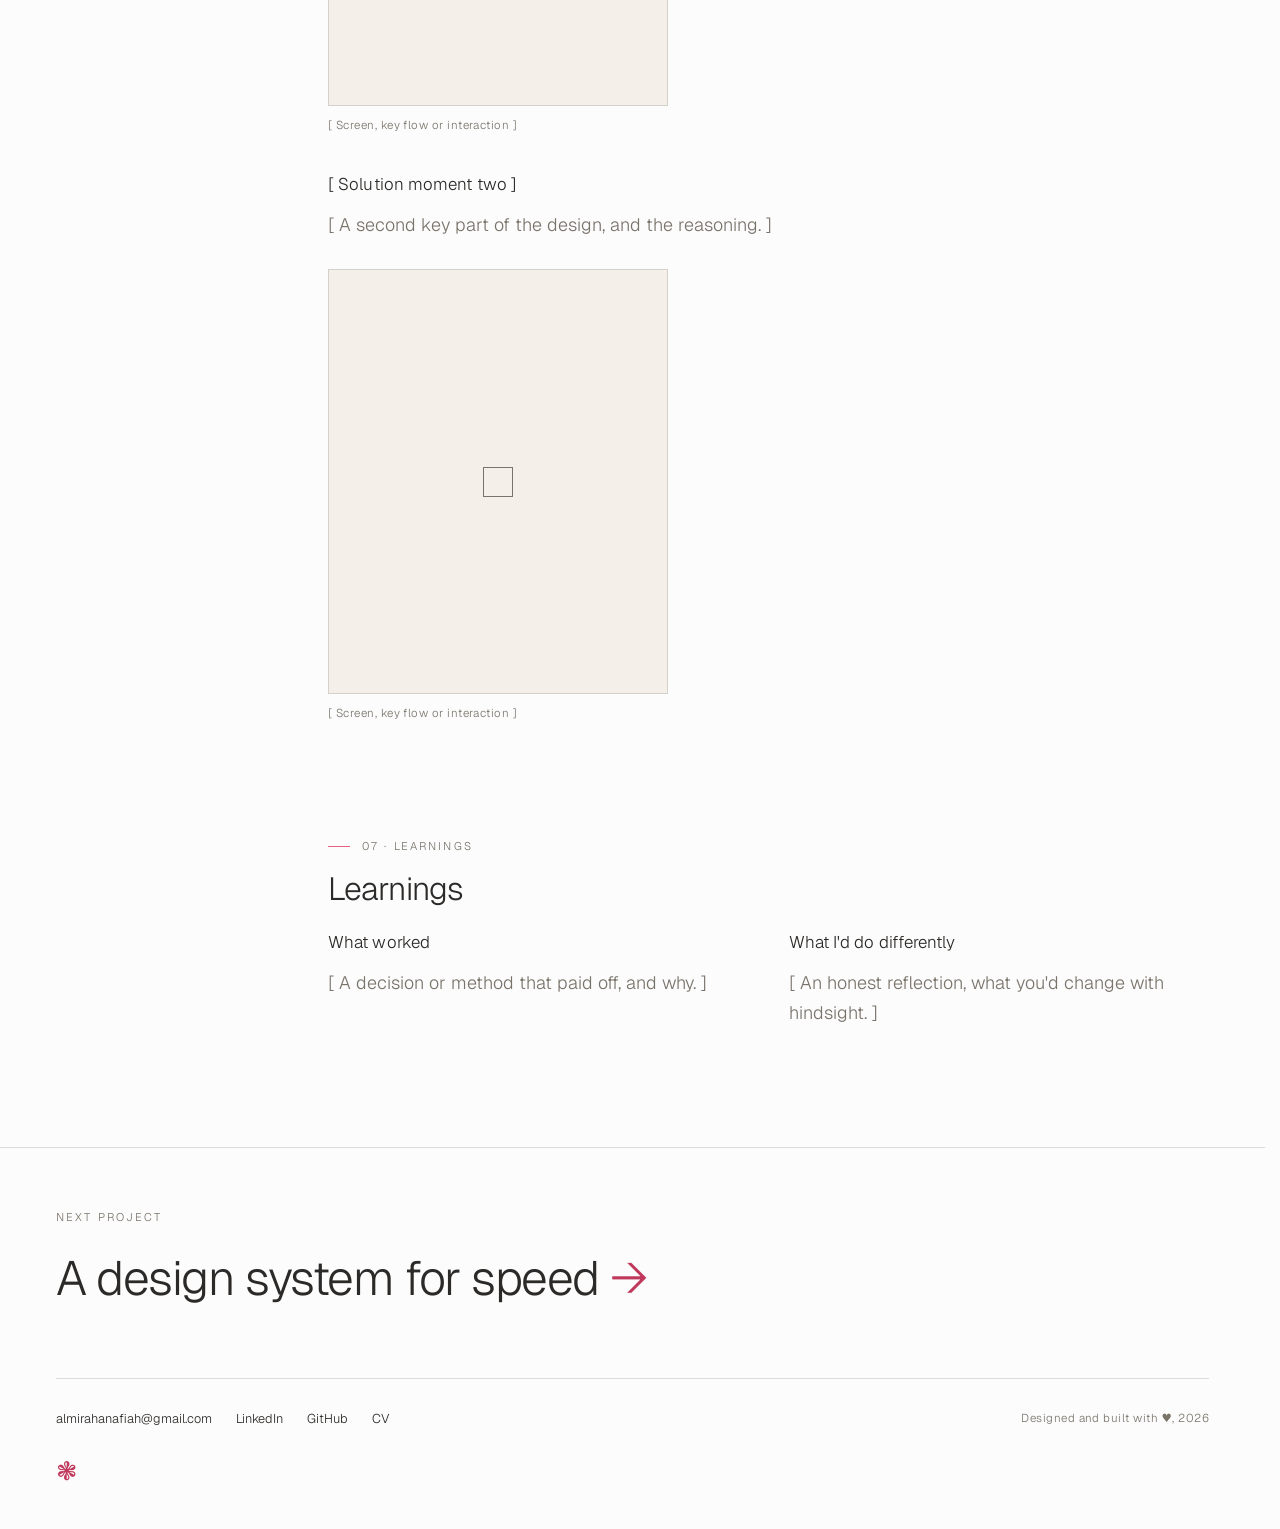
<file: case-study-template.html>
<!DOCTYPE html>
<html lang="en">
<head>
<meta charset="UTF-8" />
<meta name="viewport" content="width=device-width, initial-scale=1.0" />
<meta name="robots" content="noindex,nofollow" />
<title>Case study, Almira</title>
<meta name="description" content="Case study template, editorial layout with a sticky table of contents." />
<link rel="icon" type="image/svg+xml" href="assets/favicon.svg" />
<link rel="preconnect" href="https://fonts.googleapis.com" />
<link rel="preconnect" href="https://fonts.gstatic.com" crossorigin />
<link href="https://fonts.googleapis.com/css2?family=Geist:wght@100..900&display=swap" rel="stylesheet" />
<link rel="stylesheet" href="assets/css/styles.css" />
<style>

  /* ===== page-specific: case study template ===== */
  .colophon { padding: 30px 0 0; }
  .sign { padding-bottom: 40px; }
</style>
</head>
<body>

<div class="cursor" id="cursor" aria-hidden="true"></div>
<div class="cursor-dot" id="dot" aria-hidden="true"></div>
<div class="progress" id="progress" aria-hidden="true"></div>

<header>
  <div class="shell">
    <div class="bar">
      <a href="index.html" class="back"><span class="ar">&larr;</span>Selected Work</a>
      <a href="index.html" class="wordmark">Almira Hanafiah &#10051;</a>
    </div>
  </div>
</header>

<div class="shell">
  <div class="cs-header">
    <div class="eyebrow label rv">Bootcamp case study, 2024</div>
    <h1 class="cs-title rv">An end-to-end UX redesign, from research to a <em>tested</em> solution.</h1>
    <p class="dek rv">A template page, replace the copy with your own project. The layout, sticky contents, and styling carry over to all three case studies.</p>
  </div>
  <figure class="rv">
    <div class="plate hero-plate"><div class="g" aria-hidden="true"></div></div>
    <figcaption class="cap">[ Lead image, final solution, key screen, or a defining visual ]</figcaption>
  </figure>
</div>

<div class="shell">
  <div class="layout">

    <!-- ===== STICKY TABLE OF CONTENTS ===== -->
    <aside class="toc">
      <div class="label">Contents</div>
      <nav>
        <ol>
          <li><a href="#overview" data-toc><span class="n">01</span><span class="tick"></span>Overview</a></li>
          <li><a href="#tldr" data-toc><span class="n">02</span><span class="tick"></span>TL;DR</a></li>
          <li><a href="#problem" data-toc><span class="n">03</span><span class="tick"></span>Problem</a></li>
          <li><a href="#research" data-toc><span class="n">04</span><span class="tick"></span>Research</a></li>
          <li><a href="#ideation" data-toc><span class="n">05</span><span class="tick"></span>Ideation</a></li>
          <li><a href="#solution" data-toc><span class="n">06</span><span class="tick"></span>Solution</a></li>
          <li><a href="#learnings" data-toc><span class="n">07</span><span class="tick"></span>Learnings</a></li>
        </ol>
      </nav>
    </aside>

    <!-- ===== ARTICLE ===== -->
    <article class="article">

      <section class="cs-sec" id="overview">
        <div class="sec-tag label rv">01 &middot; Overview</div>
        <h2 class="rv">Overview</h2>
        <p class="rv">[ One or two sentences framing the product and the brief: what it is, who it serves, and the shape of the work you were asked to do. ]</p>
        <div class="facts rv">
          <div><div class="k label">Role</div><div class="v">UX Designer</div></div>
          <div><div class="k label">Timeline</div><div class="v">[ 8 weeks, 2024 ]</div></div>
          <div><div class="k label">Team</div><div class="v">[ Solo / with mentor ]</div></div>
          <div><div class="k label">Did</div><div class="v">Research, IxD, Visual, Testing</div></div>
        </div>
        <p class="rv" style="margin-top:26px;">Outcome</p>
        <div class="callout rv">[ One sentence on the result, the change your work <em>made</em>. ]</div>
      </section>

      <section class="cs-sec" id="tldr">
        <div class="sec-tag label rv">02 &middot; TL;DR</div>
        <h2 class="rv">TL;DR</h2>
        <div class="tldr rv">
          <div class="part">
            <div class="k label">The challenge</div>
            <p>[ The problem in one or two sentences, the tension that needed solving. ]</p>
          </div>
          <div class="part">
            <div class="k label">What I did</div>
            <p>[ Your contribution, the research, the decisions, the design. ]</p>
          </div>
          <div class="part">
            <div class="k label">The outcome</div>
            <p>[ The impact, what improved, shipped, or changed because of the work. ]</p>
          </div>
        </div>
      </section>

      <section class="cs-sec" id="problem">
        <div class="sec-tag label rv">03 &middot; Problem</div>
        <h2 class="rv">The problem</h2>
        <div class="callout rv" style="max-width:30ch;">[ Frame the problem as a real tension, the thing that was <em>genuinely hard</em>. ]</div>
        <p class="muted rv">[ Two or three sentences of context. Keep it tight, enough to make the tension legible, not a full history of the product. ]</p>
      </section>

      <section class="cs-sec" id="research">
        <div class="sec-tag label rv">04 &middot; Research</div>
        <h2 class="rv">Research</h2>
        <p class="rv">[ What you did to understand the problem, interviews, competitive scan, surveys, and why those methods. ]</p>
        <figure class="rv">
          <div class="plate wide"><div class="g" aria-hidden="true"></div></div>
          <figcaption class="cap">[ Research artifact, affinity map, journey, or interview synthesis ]</figcaption>
        </figure>
        <div class="insight rv">
          <div class="k label">Key insight</div>
          <p>[ The finding that changed your thinking, the pivot point of the project. ]</p>
        </div>
      </section>

      <section class="cs-sec" id="ideation">
        <div class="sec-tag label rv">05 &middot; Ideation</div>
        <h2 class="rv">Ideation</h2>
        <p class="rv">[ How you explored solutions, the directions you considered, and the trade-offs that moved you toward one. ]</p>
        <figure class="rv">
          <div class="pair">
            <div class="plate screen"><div class="g" aria-hidden="true"></div></div>
            <div class="plate screen"><div class="g" aria-hidden="true"></div></div>
          </div>
          <figcaption class="cap">[ Early concepts, sketches, wireframes, or directions explored ]</figcaption>
        </figure>
      </section>

      <section class="cs-sec" id="solution">
        <div class="sec-tag label rv">06 &middot; Solution</div>
        <h2 class="rv">The solution</h2>
        <p class="rv">[ A short intro to the final direction, the idea in one paragraph. ]</p>

        <h3 class="rv">[ Solution moment one ]</h3>
        <p class="muted rv">[ What this part of the design does, and the decision behind it. ]</p>
        <figure class="rv">
          <div class="plate screen" style="max-width:340px;"><div class="g" aria-hidden="true"></div></div>
          <figcaption class="cap">[ Screen, key flow or interaction ]</figcaption>
        </figure>

        <h3 class="rv">[ Solution moment two ]</h3>
        <p class="muted rv">[ A second key part of the design, and the reasoning. ]</p>
        <figure class="rv">
          <div class="plate screen" style="max-width:340px;"><div class="g" aria-hidden="true"></div></div>
          <figcaption class="cap">[ Screen, key flow or interaction ]</figcaption>
        </figure>
      </section>

      <section class="cs-sec" id="learnings" style="padding-bottom:24px;">
        <div class="sec-tag label rv">07 &middot; Learnings</div>
        <h2 class="rv">Learnings</h2>
        <div class="cols2 rv">
          <div>
            <h3>What worked</h3>
            <p class="muted">[ A decision or method that paid off, and why. ]</p>
          </div>
          <div>
            <h3>What I'd do differently</h3>
            <p class="muted">[ An honest reflection, what you'd change with hindsight. ]</p>
          </div>
        </div>
      </section>

    </article>
  </div>
</div>

<footer>
  <div class="shell">
    <a href="#" class="next">
      <div class="label">Next project</div>
      <span class="nt">A design system for speed <span class="ar">&rarr;</span></span>
    </a>
    <div class="colophon">
      <div class="links">
        <a href="mailto:almirahanafiah@gmail.com">almirahanafiah@gmail.com</a>
        <a href="https://linkedin.com/in/almira-hanafiah" target="_blank" rel="noopener">LinkedIn</a>
        <a href="https://github.com/almirahanafiah" target="_blank" rel="noopener">GitHub</a>
        <a href="assets/cv/Almira-Hanafiah-CV.pdf" target="_blank" rel="noopener">CV</a>
      </div>
      <div class="set">Designed and built with &hearts;, 2026</div>
    </div>
    <div class="sign rv">
      <span class="sign-mark" aria-hidden="true">&#10051;</span>
    </div>
  </div>
</footer>


<script>
(function () {
  var reduced = matchMedia("(prefers-reduced-motion: reduce)").matches;
  var fine = matchMedia("(hover: hover) and (pointer: fine)").matches;

  /* ---- cursor ---- */
  if (fine) {
    var cur = document.getElementById("cursor"), dot = document.getElementById("dot");
    var mx = innerWidth/2, my = innerHeight/2, cx = mx, cy = my;
    addEventListener("mousemove", function (e) {
      mx = e.clientX; my = e.clientY;
      dot.style.left = mx+"px"; dot.style.top = my+"px";
      if (reduced) { cur.style.left = mx+"px"; cur.style.top = my+"px"; }
    });
    if (!reduced) (function loop(){
      cx += (mx-cx)*.17; cy += (my-cy)*.17;
      cur.style.left = cx+"px"; cur.style.top = cy+"px";
      requestAnimationFrame(loop);
    })();
    document.querySelectorAll("a, button").forEach(function (el) {
      el.addEventListener("mouseenter", function(){ cur.classList.add("hot"); });
      el.addEventListener("mouseleave", function(){ cur.classList.remove("hot"); });
    });
    addEventListener("mouseleave", function(){ cur.style.opacity=0; dot.style.opacity=0; });
    addEventListener("mouseenter", function(){ cur.style.opacity=1; dot.style.opacity=1; });
  }

  /* ---- reading progress ---- */
  var bar = document.getElementById("progress");
  function onScroll() {
    var h = document.documentElement;
    var max = h.scrollHeight - h.clientHeight;
    bar.style.width = (max > 0 ? (h.scrollTop / max) * 100 : 0) + "%";
  }
  addEventListener("scroll", onScroll, { passive: true });
  onScroll();

  /* ---- scroll-spy: highlight the active TOC item ---- */
  var links = {};
  document.querySelectorAll("[data-toc]").forEach(function (a) {
    links[a.getAttribute("href").slice(1)] = a;
  });
  var sections = document.querySelectorAll(".cs-sec");
  function setActive(id) {
    for (var k in links) links[k].classList.toggle("active", k === id);
  }
  if ("IntersectionObserver" in window) {
    var spy = new IntersectionObserver(function (entries) {
      entries.forEach(function (en) {
        if (en.isIntersecting) setActive(en.target.id);
      });
    }, { rootMargin: "-38% 0px -57% 0px" });
    sections.forEach(function (s) { spy.observe(s); });
  }

  /* ---- scroll reveal ---- */
  var rv = document.querySelectorAll(".rv");
  if (reduced || !("IntersectionObserver" in window)) {
    rv.forEach(function (el){ el.classList.add("in"); });
  } else {
    var io = new IntersectionObserver(function (entries) {
      entries.forEach(function (en, i) {
        if (en.isIntersecting) {
          var el = en.target;
          setTimeout(function(){ el.classList.add("in"); }, i * 55);
          io.unobserve(el);
        }
      });
    }, { threshold: .16 });
    rv.forEach(function (el){ io.observe(el); });
  }
})();
</script>
</body>
</html>
</file>
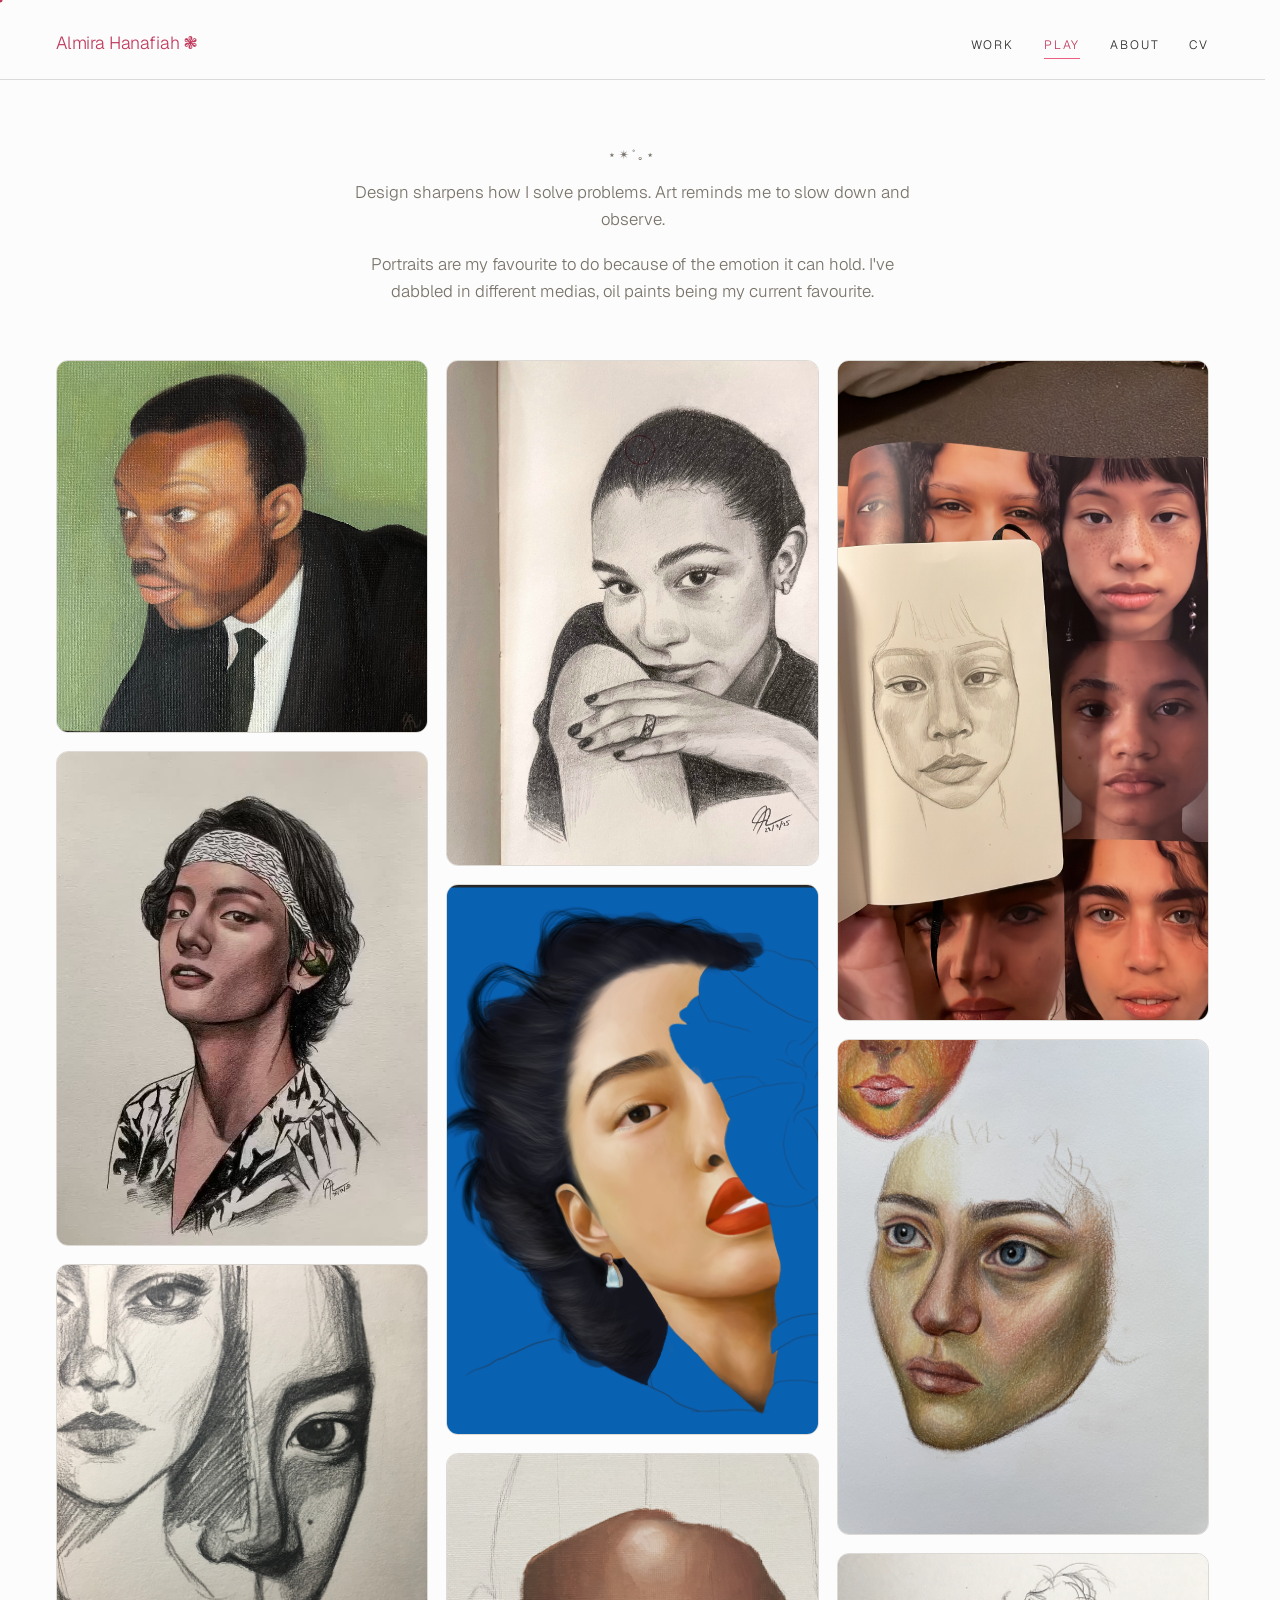
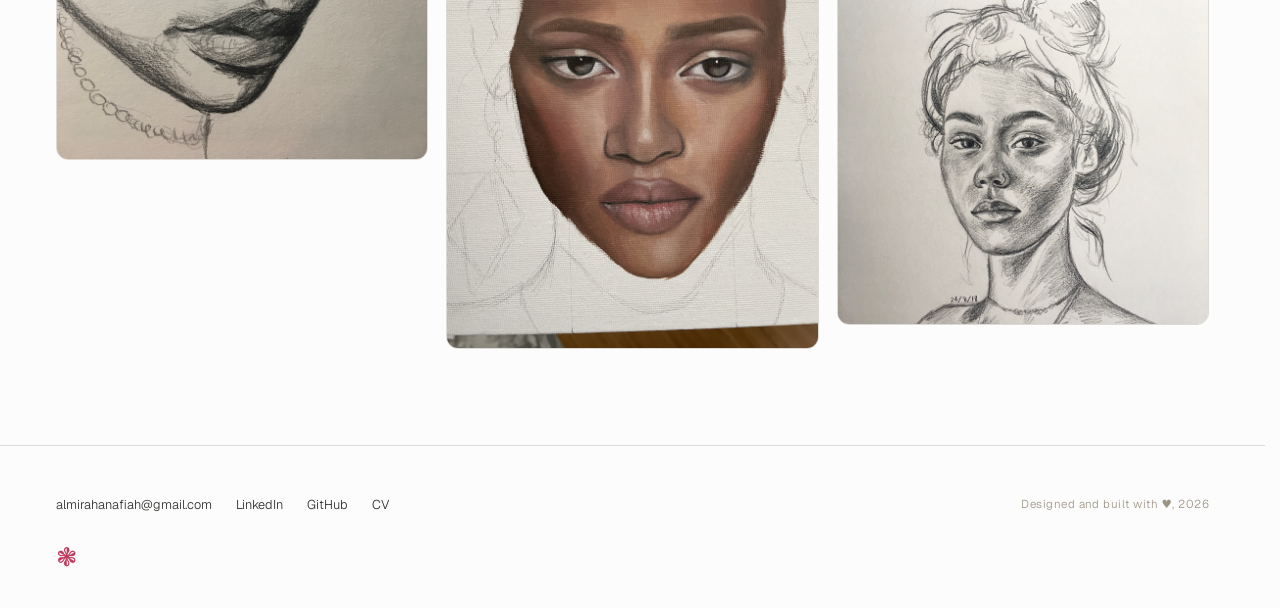
<file: play.html>
<!doctype html>
<html lang="en">
    <head>
        <meta charset="UTF-8" />
        <meta name="viewport" content="width=device-width, initial-scale=1.0" />
        <meta name="robots" content="noindex,nofollow" />
        <title>Play, Almira</title>
        <meta
            name="description"
            content="A gallery of traditional art, sketches, and creative experiments."
        />
        <link rel="icon" type="image/svg+xml" href="assets/favicon.svg" />
        <link rel="preconnect" href="https://fonts.googleapis.com" />
        <link rel="preconnect" href="https://fonts.gstatic.com" crossorigin />
        <link
            href="https://fonts.googleapis.com/css2?family=Geist:wght@100..900&display=swap"
            rel="stylesheet"
        />
        <link rel="stylesheet" href="assets/css/styles.css" />
        <style>
            /* play.html is bespoke (a mauve palette + masonry gallery). It links the shared
     assets/css/styles.css and keeps only its page-specific styles below, which load
     after the shared sheet so these win. */

            /* the "mauve" accents are the same hues as the site's pink, just named for this
     page; plus a few tokens used only here */
            :root {
                --mauve: var(--pink);
                --mauve-deep: var(--pink-deep);
                --paper-deep: #f1eee4; /* slightly warmer cream than the site --paper-2 */
                --blue: #8a9db5;
                --stone: #9b9384;
                --line: rgba(155, 147, 132, 0.32);
            }
            body {
                line-height: 1.7;
            }

            /* ---- cursor: larger, mauve, multiply blend, uses .is-hover ---- */
            .cursor {
                width: 30px;
                height: 30px;
                border: 1.5px solid var(--mauve);
                transition:
                    width 0.22s ease,
                    height 0.22s ease,
                    background-color 0.22s ease,
                    border-color 0.22s ease;
                mix-blend-mode: multiply;
            }
            .cursor.is-hover {
                width: 60px;
                height: 60px;
                background: rgba(194, 140, 153, 0.12);
                border-color: var(--mauve-deep);
            }
            .cursor-dot {
                width: 5px;
                height: 5px;
            }

            /* ---- caption tooltip ---- */
            .tip {
                position: fixed;
                top: 0;
                left: 0;
                z-index: 9998;
                pointer-events: none;
                background: var(--paper);
                color: var(--ink);
                border: 1px solid var(--ink);
                border-radius: 2px;
                padding: 7px 11px;
                font-size: 0.62rem;
                text-transform: uppercase;
                letter-spacing: 0.14em;
                white-space: nowrap;
                box-shadow: 0 10px 24px -12px rgba(44, 42, 40, 0.55);
                opacity: 0;
                transform: scale(0.94);
                transform-origin: top left;
                transition:
                    opacity 0.14s var(--ease),
                    transform 0.14s var(--ease);
            }
            .tip.show {
                opacity: 1;
                transform: scale(1);
            }

            /* ---- page header ---- */
            .play-head {
                text-align: center;
                padding: 64px 0 56px;
                border-bottom: 0;
            }
            .play-head .eyebrow {
                font-size: 0.78rem;
                text-transform: uppercase;
                letter-spacing: 0.22em;
                color: var(--ink-soft);
                margin-bottom: 14px;
            }
            .play-head p {
                max-width: 52ch;
                margin: 0 auto;
                font-size: 1.05rem;
                color: var(--ink-soft);
                line-height: 1.6;
            }
            .play-head p + p {
                margin-top: 18px;
            }

            /* ---- gallery: CSS-column masonry ---- */
            .gallery {
                column-count: 3;
                column-gap: 18px;
                padding-bottom: 96px;
            }
            @media (max-width: 900px) {
                .gallery {
                    column-count: 2;
                }
            }
            @media (max-width: 560px) {
                .gallery {
                    column-count: 1;
                }
            }

            .item {
                break-inside: avoid;
                margin-bottom: 18px;
                border-radius: 12px;
                overflow: hidden;
                border: 1px solid var(--line);
                display: block;
                position: relative;
                transition:
                    transform 0.28s ease,
                    box-shadow 0.28s ease;
            }
            .item:hover {
                transform: translateY(-5px);
                box-shadow: 0 20px 40px -22px rgba(56, 60, 82, 0.45);
            }
            .item img,
            .item video {
                display: block;
                width: 100%;
                height: auto;
            }

            /* placeholder shown until a real image file exists */
            .item .ph {
                width: 100%;
                display: flex;
                flex-direction: column;
                align-items: center;
                justify-content: center;
                gap: 6px;
                padding: 22px;
                text-align: center;
            }
            .item .ph .t {
                font-size: 0.9rem;
                color: var(--ink);
            }
            .item .ph .s {
                font-size: 0.76rem;
                color: var(--ink-soft);
            }
            .ph.tint-mauve {
                background: linear-gradient(155deg, #e7c9cf, #f1eee4);
            }
            .ph.tint-blue {
                background: linear-gradient(155deg, #c9d3de, #f1eee4);
            }
            .ph.tint-peach {
                background: linear-gradient(155deg, #ebd8c0, #f1eee4);
            }
            .ph.tint-green {
                background: linear-gradient(155deg, #c9dbd3, #f1eee4);
            }
            .ph.tint-lilac {
                background: linear-gradient(155deg, #d8c9dd, #f1eee4);
            }

            /* ---- footer: warmer hairline + padding, stone "set" text ---- */
            footer {
                border-top: 1px solid var(--line);
                padding: 48px 0 32px;
            }
            .colophon {
                gap: 18px;
            }
            .colophon a {
                transition: color 0.2s ease;
            }
            .colophon .set {
                color: var(--stone);
            }

            /* ---- prototype badge ---- */
            .proto-note {
                bottom: 16px;
                right: 16px;
                z-index: 200;
                font-size: 0.72rem;
                letter-spacing: 0.04em;
                padding: 8px 14px;
                opacity: 0.85;
            }

            /* ---- responsive ---- */
            @media (max-width: 720px) {
                .shell {
                    padding: 0 24px;
                }
                .nav {
                    gap: 16px;
                }
                .nav a {
                    font-size: 0.66rem;
                    letter-spacing: 0.08em;
                }
            }
            @media (prefers-reduced-motion: reduce) {
                .item,
                .cursor {
                    transition: none !important;
                }
            }
        </style>
    </head>
    <body>
        <div class="cursor" id="cursor" aria-hidden="true"></div>
        <div class="cursor-dot" id="cursorDot" aria-hidden="true"></div>
        <div class="tip" id="tip" aria-hidden="true"></div>

        <header>
            <div class="shell">
                <div class="masthead">
                    <a href="index.html" class="wordmark"
                        >Almira Hanafiah &#10051;</a
                    >
                    <nav class="nav">
                        <a href="index.html#work">Work</a>
                        <a href="play.html" class="here">Play</a>
                        <a href="about.html">About</a>
                        <a
                            href="assets/cv/Almira-Hanafiah-CV.pdf"
                            target="_blank"
                            rel="noopener"
                            >CV</a
                        >
                    </nav>
                </div>
            </div>
        </header>

        <header class="play-head shell">
            <div class="eyebrow">⋆✴︎˚｡⋆</div>
            <p>
                Design sharpens how I solve problems. Art reminds me to slow
                down and observe.
            </p>
            <p>
                Portraits are my favourite to do because of the emotion it can
                hold. I've dabbled in different medias, oil paints being my
                current favourite.
            </p>
        </header>

        <main class="shell">
            <div class="gallery" id="gallery"><!-- filled by script --></div>
        </main>

        <footer>
            <div class="shell">
                <div class="colophon">
                    <div class="links">
                        <a href="mailto:almirahanafiah@gmail.com"
                            >almirahanafiah@gmail.com</a
                        >
                        <a
                            href="https://linkedin.com/in/almira-hanafiah"
                            target="_blank"
                            rel="noopener"
                            >LinkedIn</a
                        >
                        <a
                            href="https://github.com/almirahanafiah"
                            target="_blank"
                            rel="noopener"
                            >GitHub</a
                        >
                        <a
                            href="assets/cv/Almira-Hanafiah-CV.pdf"
                            target="_blank"
                            rel="noopener"
                            >CV</a
                        >
                    </div>
                    <div class="set">
                        Designed and built with &hearts;, 2026
                    </div>
                </div>
                <div class="sign">
                    <span class="sign-mark" aria-hidden="true">&#10051;</span>
                </div>
            </div>
        </footer>


        <script>
            /* =====================================================================
   YOUR GALLERY, this is the only thing you edit to add artwork.

   TO ADD A NEW PIECE:
     1. Save your image into the   assets/play/   folder
     2. Copy one line below, change the filename + title
     3. Re-publish the site. The grid rebuilds itself, no layout work.

   "tint" is just the placeholder colour shown before a real image
   loads, you can ignore it once every piece has a real file.
   ===================================================================== */
            var gallery = [
                {
                    src: "assets/play/IMG_2328.jpeg",
                    title: "Commissioned portrait, 2024",
                    tint: "green",
                },
                {
                    src: "assets/play/720p.mp4",
                    title: "Digital colouring, 2020",
                    tint: "peach",
                    poster: "assets/play/720p-poster.jpg",
                },
                {
                    src: "assets/play/IMG_7612.JPG",
                    title: "Self-portrait doodle",
                    tint: "lilac",
                },
                {
                    src: "assets/play/IMG_9118.jpeg",
                    title: "My favourite, Olivia Dean, 2025",
                    tint: "blue",
                },
                {
                    src: "assets/play/IMG_1001-crop.png",
                    title: "Trying out Procreate, 2020",
                    tint: "blue",
                },
                {
                    src: "assets/play/IMG_6159-upright.jpeg",
                    title: "Oil portrait, in progress",
                    tint: "peach",
                },
                {
                    src: "assets/play/FE03351C-6B51-4B99-8CD7-CF695D5D0A91.jpg",
                    title: "Drawing from magazine portrait, 2023",
                    tint: "mauve",
                },
                {
                    src: "assets/play/IMG_3264-upright.jpeg",
                    title: "Colour pencil study",
                    tint: "green",
                },
                {
                    src: "assets/play/LANC4331.JPG",
                    title: "Pencil sketch, 2018",
                    tint: "peach",
                },
                /*  <-- add your next line here. for a video, add a poster: line too.  */
            ];

            /* ---- renderer: builds the grid + a circle cursor. You won't touch this. ---- */
            (function () {
                var grid = document.getElementById("gallery");

                var tip = document.getElementById("tip");

                gallery.forEach(function (piece) {
                    var fig = document.createElement("a");
                    fig.className = "item";
                    fig.href = piece.src; /* click opens the full image */
                    fig.setAttribute("data-cap", piece.title);

                    if (/\.(mp4|webm|mov)$/i.test(piece.src)) {
                        /* video piece: autoplay, muted, looped, plays inline (no fullscreen takeover) */
                        var vid = document.createElement("video");
                        vid.src = piece.src;
                        if (piece.poster) vid.poster = piece.poster;
                        vid.muted = true;
                        vid.loop = true;
                        vid.autoplay = true;
                        vid.playsInline = true;
                        vid.setAttribute("playsinline", ""); /* iOS Safari */
                        vid.setAttribute("aria-label", piece.title);
                        vid.preload = "metadata";
                        fig.appendChild(vid);
                    } else {
                        var img = document.createElement("img");
                        img.alt = piece.title;
                        img.loading = "lazy";
                        img.src = piece.src;

                        /* if the real image file isn't there yet, show a tidy placeholder */
                        img.onerror = function () {
                            var ph = document.createElement("div");
                            ph.className = "ph tint-" + (piece.tint || "mauve");
                            /* varied placeholder heights so the masonry looks real */
                            var heights = [150, 200, 240, 290, 340];
                            ph.style.minHeight =
                                heights[
                                    Math.floor(Math.random() * heights.length)
                                ] + "px";
                            ph.innerHTML =
                                '<div class="t">' +
                                piece.title +
                                "</div>" +
                                '<div class="s">drop the image into assets/play/</div>';
                            fig.removeChild(img);
                            fig.appendChild(ph);
                        };

                        fig.appendChild(img);
                    }

                    /* caption tooltip on hover, same pattern as About */
                    fig.addEventListener("mouseenter", function () {
                        tip.textContent = piece.title;
                        tip.classList.add("show");
                    });
                    fig.addEventListener("mouseleave", function () {
                        tip.classList.remove("show");
                    });

                    grid.appendChild(fig);
                });

                /* position the tooltip near the cursor; flip to the left when it would overflow */
                addEventListener("mousemove", function (e) {
                    var x = e.clientX + 22,
                        y = e.clientY + 20;
                    if (x + tip.offsetWidth + 14 > innerWidth)
                        x = e.clientX - tip.offsetWidth - 22;
                    tip.style.left = x + "px";
                    tip.style.top = y + "px";
                });

                /* ---- circle cursor ---- */
                var reduced = matchMedia(
                    "(prefers-reduced-motion: reduce)",
                ).matches;
                var fine = matchMedia(
                    "(hover: hover) and (pointer: fine)",
                ).matches;
                if (fine) {
                    var cur = document.getElementById("cursor"),
                        dot = document.getElementById("cursorDot");
                    var mx = innerWidth / 2,
                        my = innerHeight / 2,
                        cx = mx,
                        cy = my;
                    document.addEventListener("mousemove", function (e) {
                        mx = e.clientX;
                        my = e.clientY;
                        dot.style.left = mx + "px";
                        dot.style.top = my + "px";
                        if (reduced) {
                            cur.style.left = mx + "px";
                            cur.style.top = my + "px";
                        }
                    });
                    if (!reduced)
                        (function loop() {
                            cx += (mx - cx) * 0.16;
                            cy += (my - cy) * 0.16;
                            cur.style.left = cx + "px";
                            cur.style.top = cy + "px";
                            requestAnimationFrame(loop);
                        })();
                    document
                        .querySelectorAll("a, button")
                        .forEach(function (el) {
                            el.addEventListener("mouseenter", function () {
                                cur.classList.add("is-hover");
                            });
                            el.addEventListener("mouseleave", function () {
                                cur.classList.remove("is-hover");
                            });
                        });
                }
            })();
        </script>
    </body>
</html>
</file>
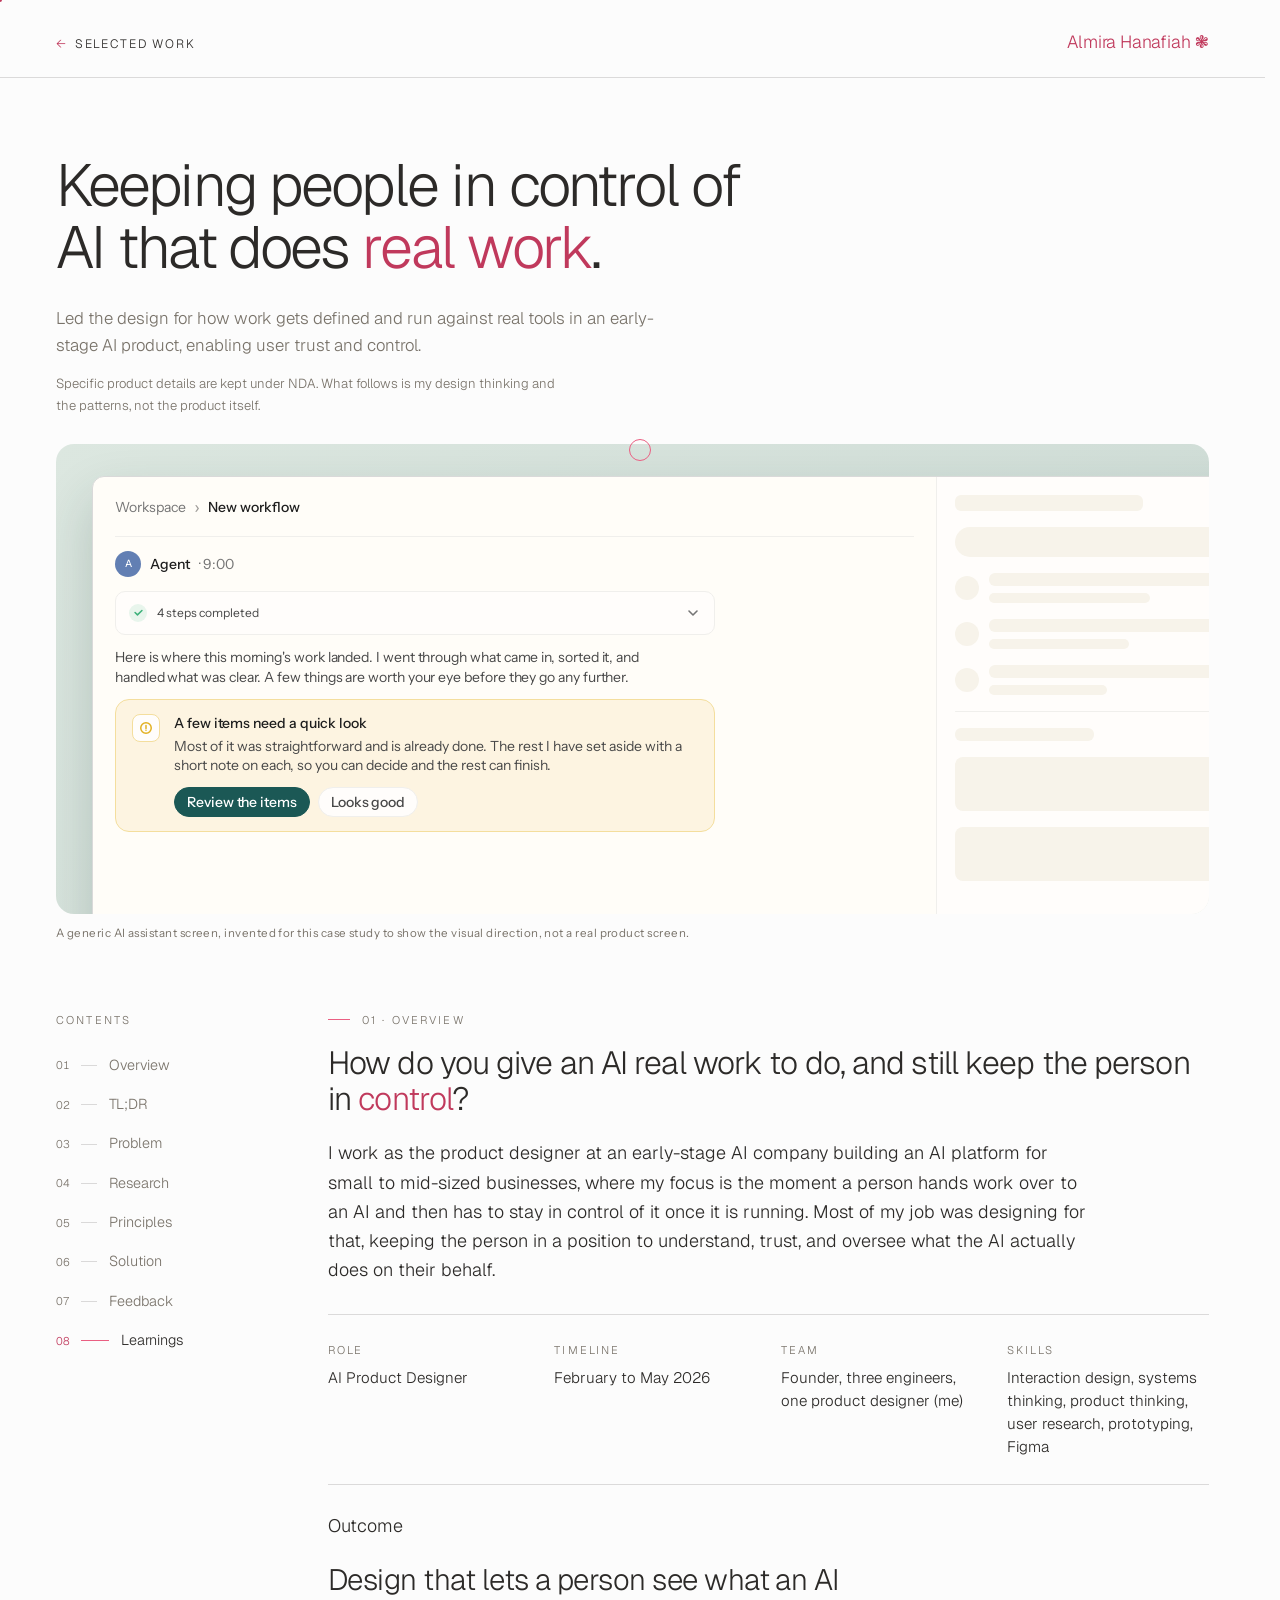
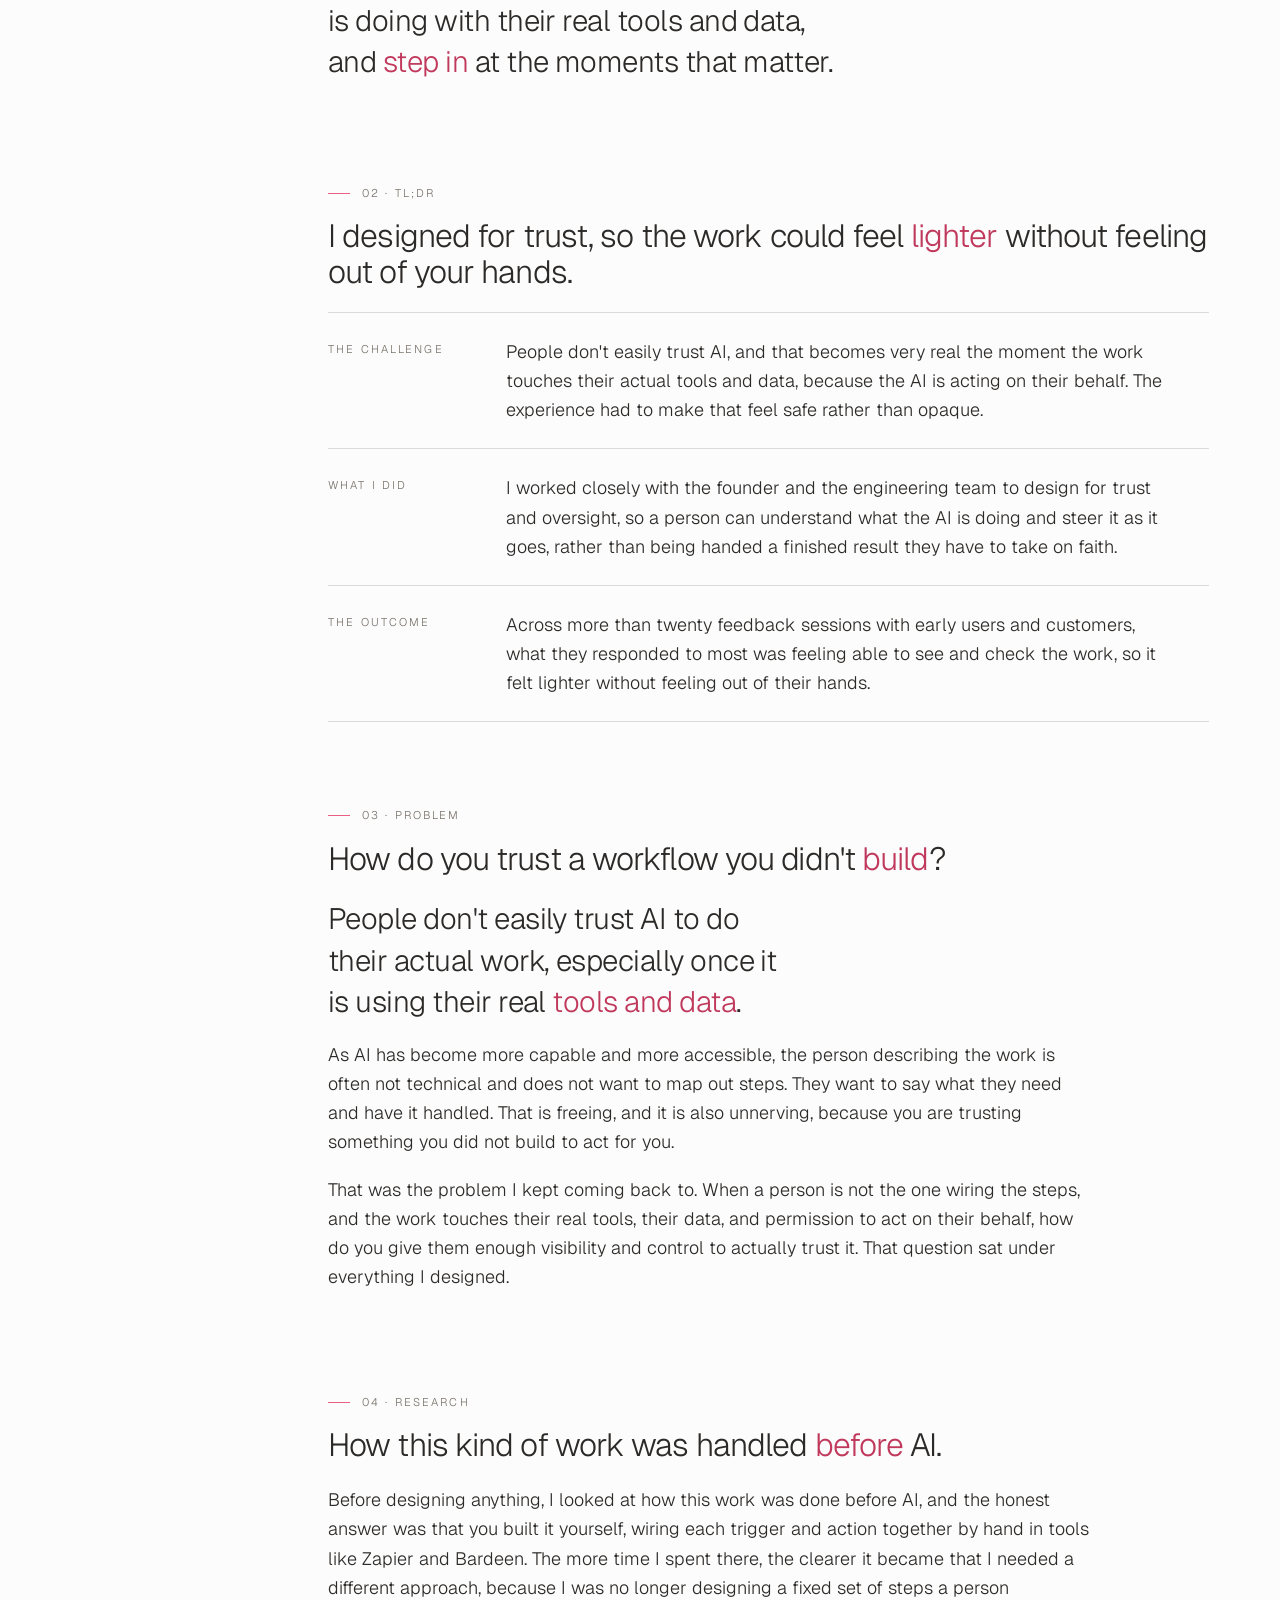
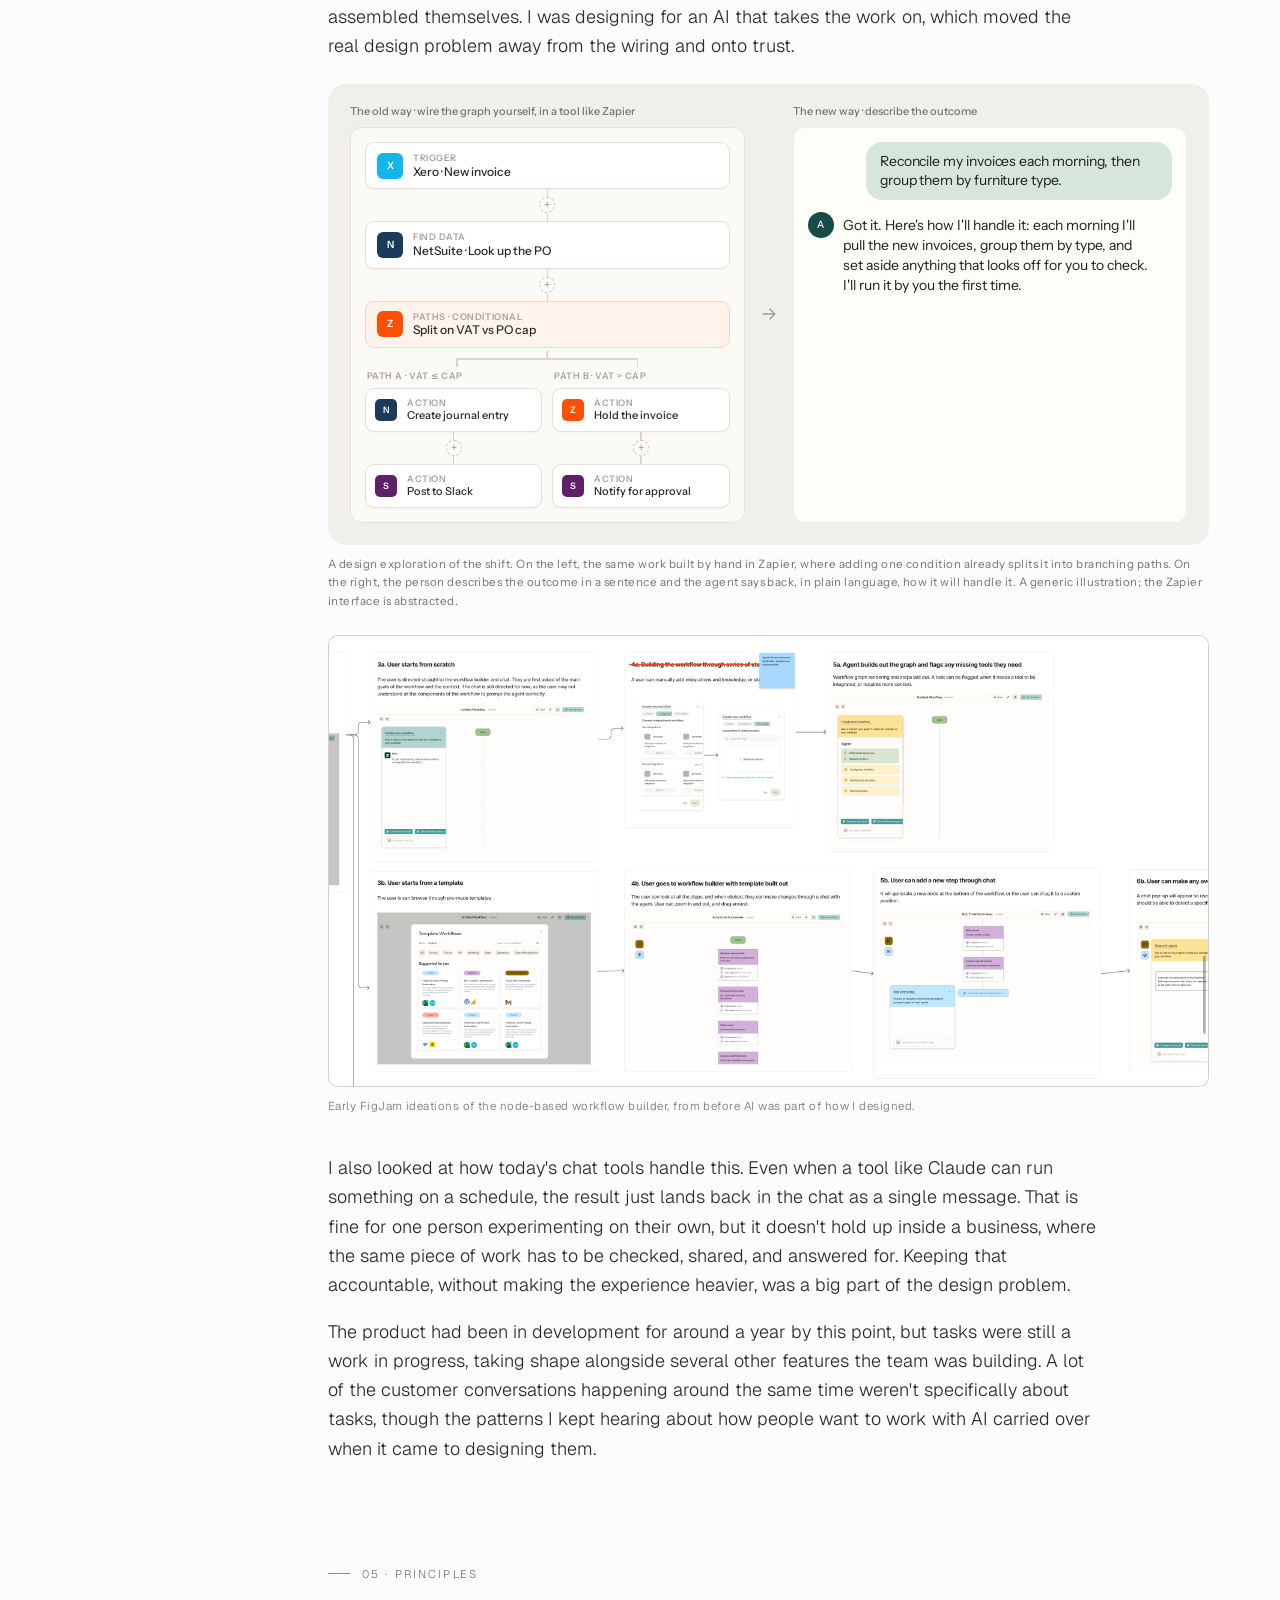
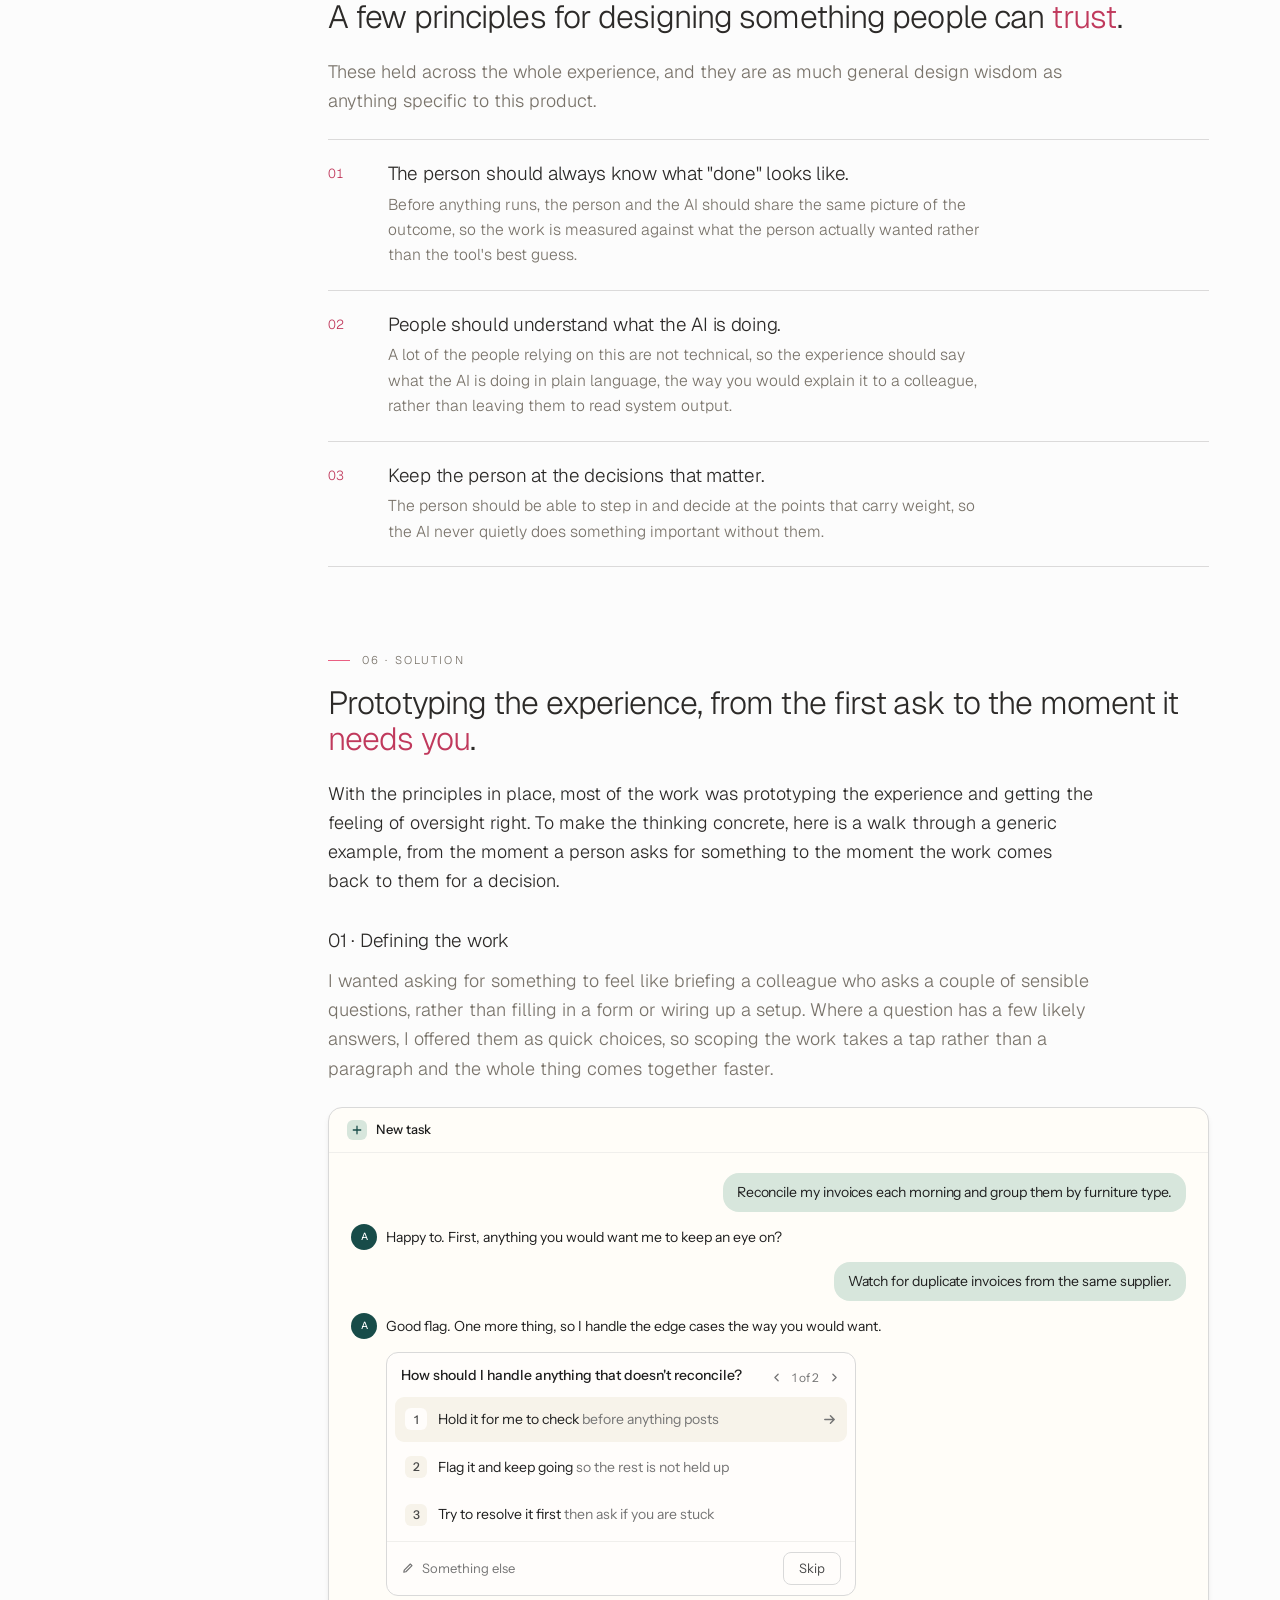
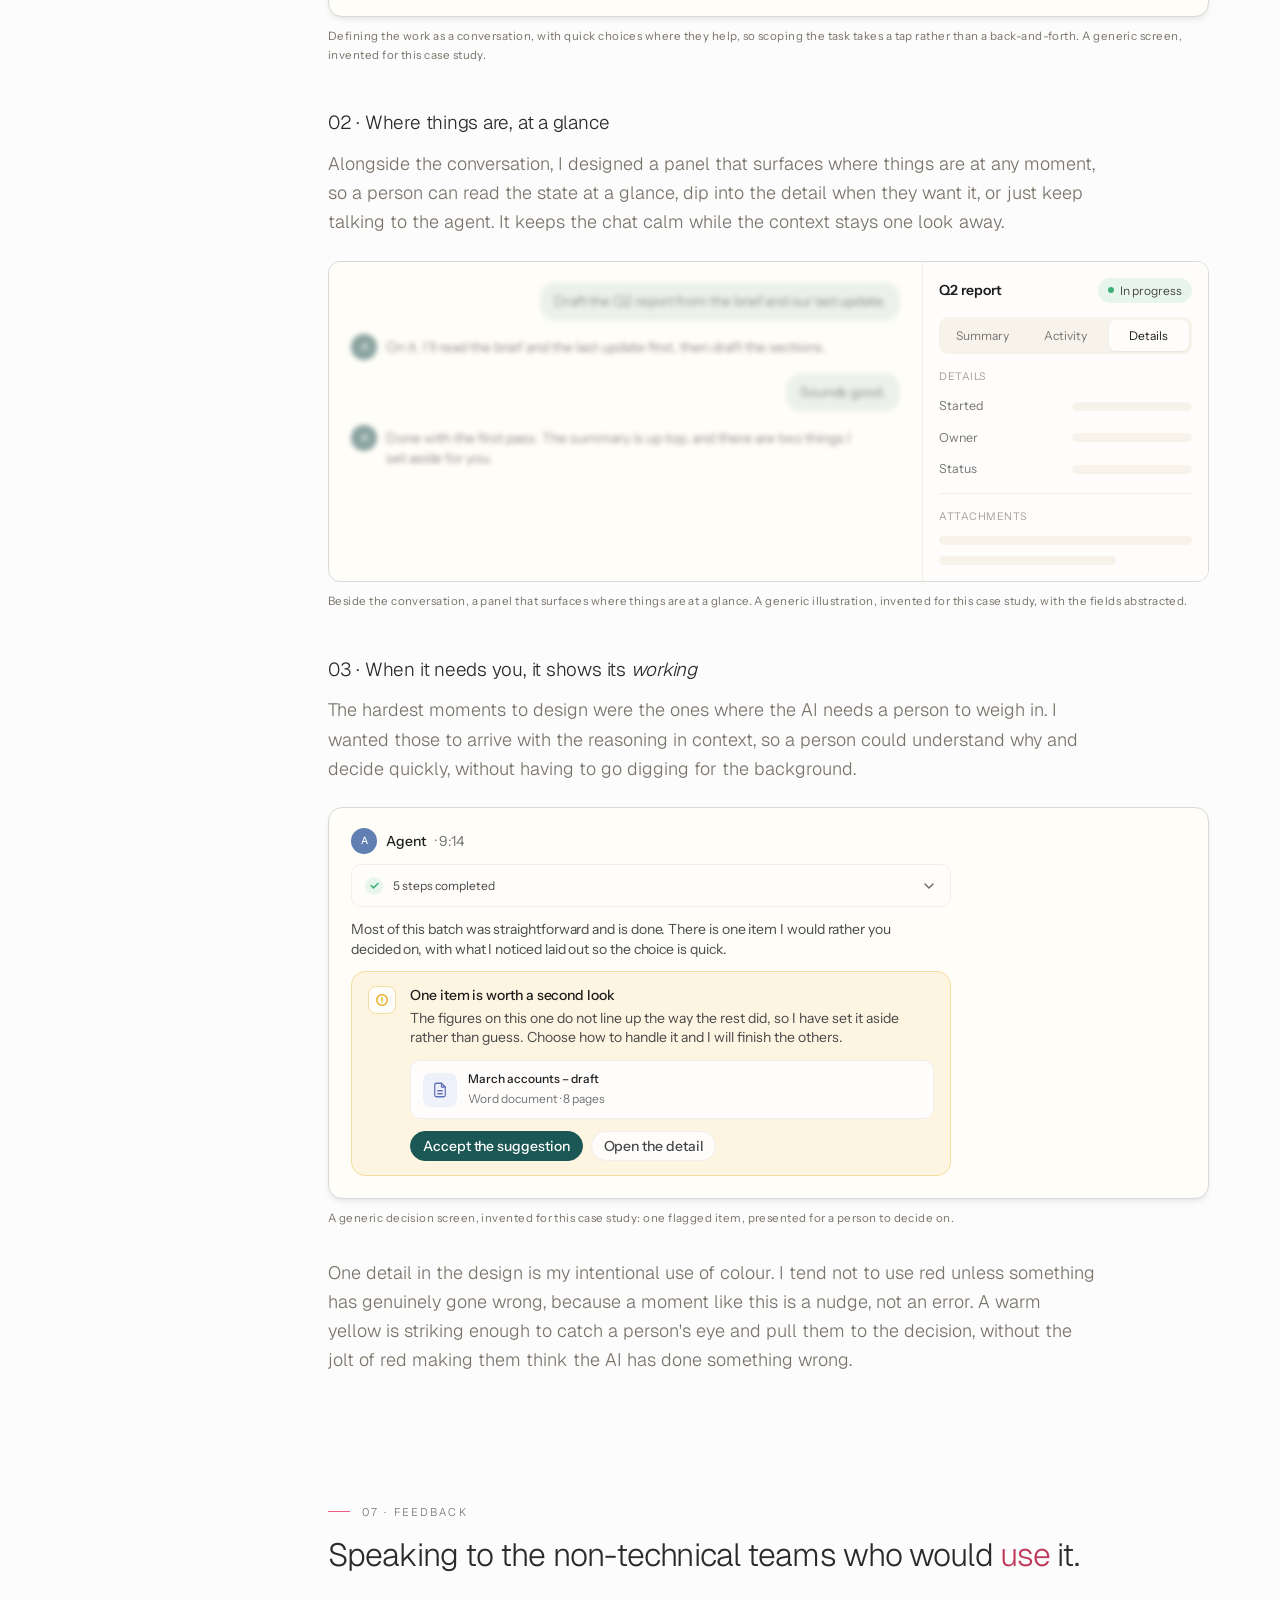
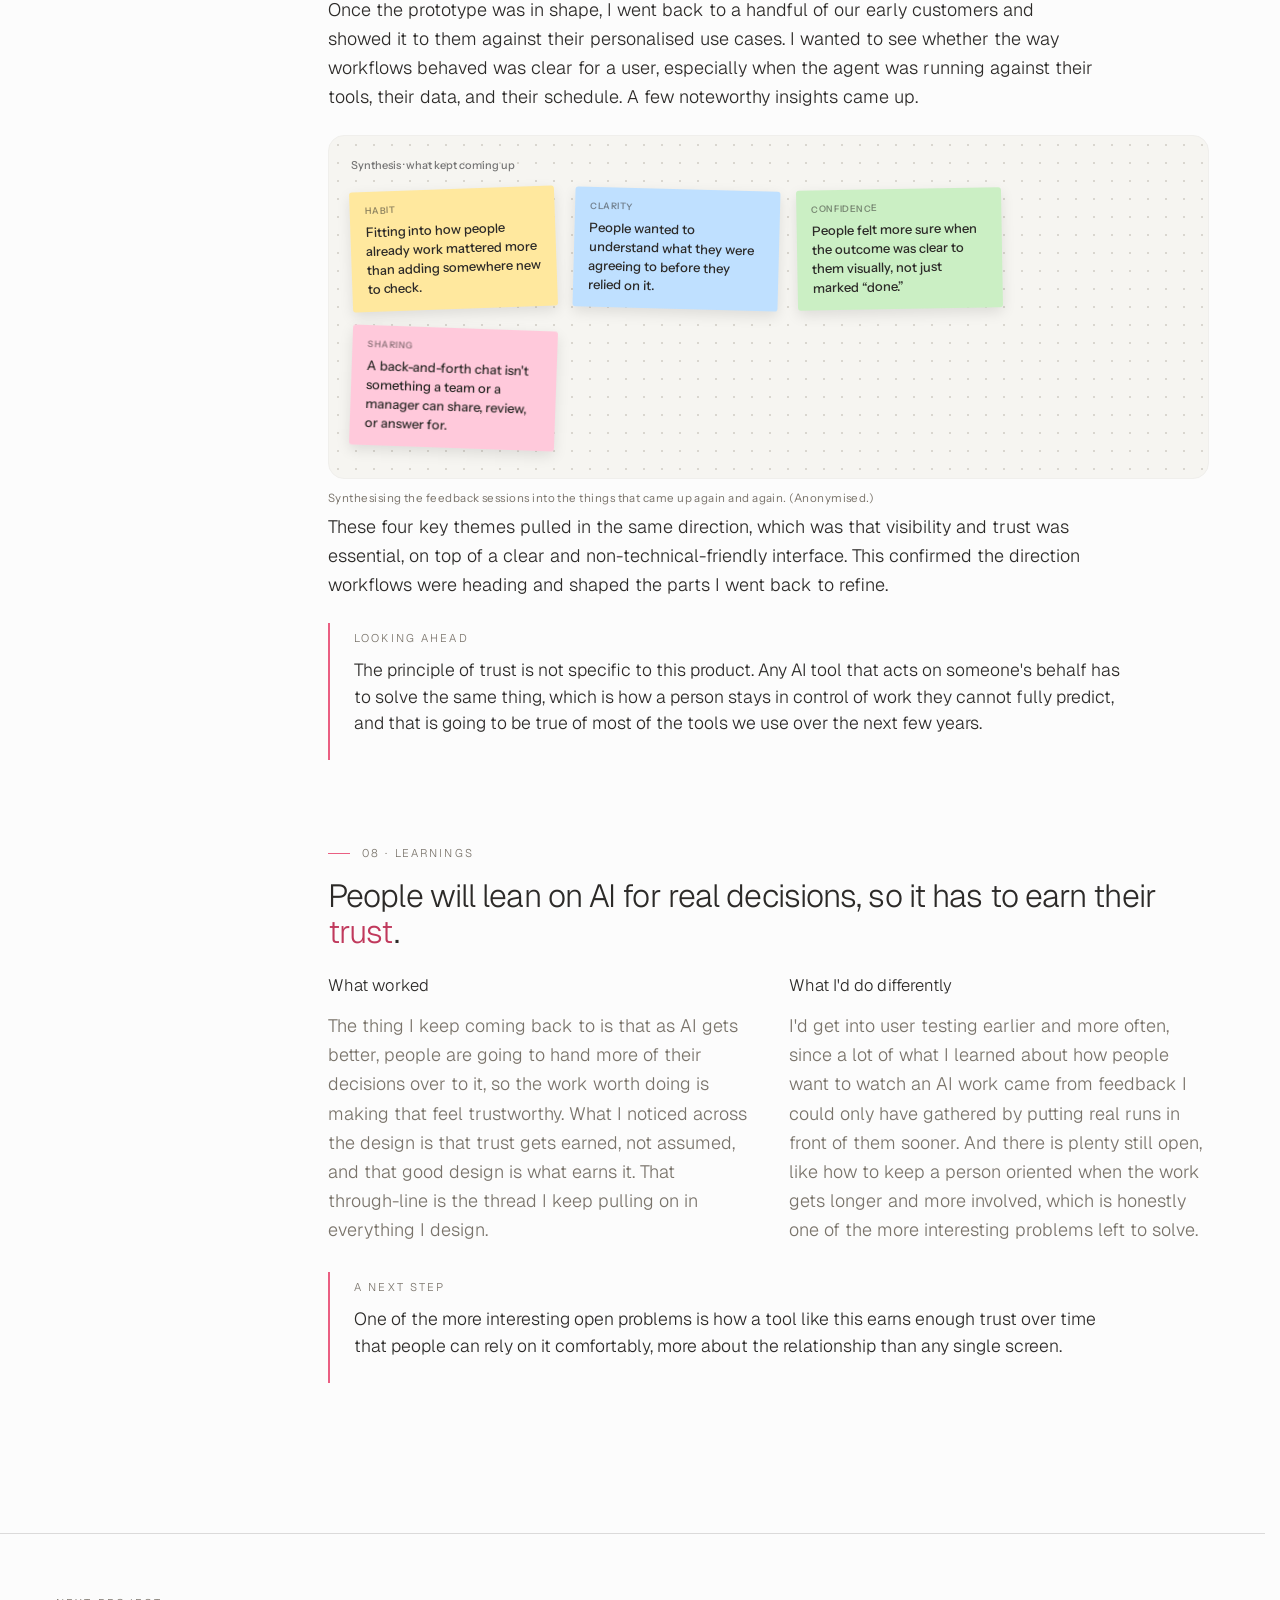
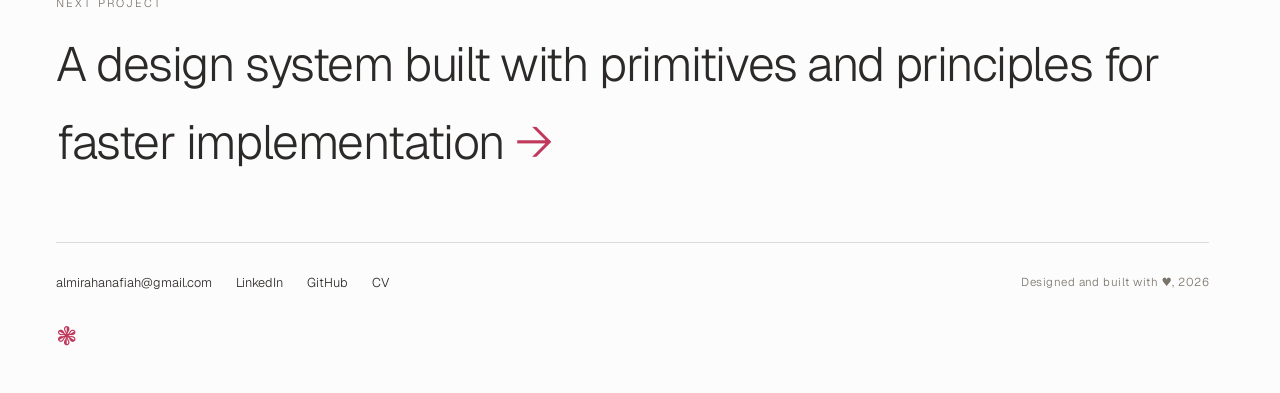
<file: work/ai-workflows.html>
<!doctype html>
<html lang="en">
    <head>
        <meta charset="UTF-8" />
        <meta name="viewport" content="width=device-width, initial-scale=1.0" />
        <meta name="robots" content="noindex,nofollow" />
        <title>
            Keeping people in control of AI that does real work, Almira Hanafiah
        </title>
        <meta
            name="description"
            content="Led the design for how work gets defined and run against real tools in an early-stage AI product, enabling user trust and control."
        />
        <link rel="icon" type="image/svg+xml" href="../assets/favicon.svg" />
        <link rel="preconnect" href="https://fonts.googleapis.com" />
        <link rel="preconnect" href="https://fonts.gstatic.com" crossorigin />
        <link
            href="https://fonts.googleapis.com/css2?family=Geist:wght@100..900&family=Instrument+Sans:wght@400;500;600&display=swap"
            rel="stylesheet"
        />
        <link rel="stylesheet" href="../assets/css/styles.css" />
        <style>
            /* ============ CASE HEADER ============ */
            .cs-header {
                padding: 76px 0 22px;
            }
            .cs-header .eyebrow {
                margin-bottom: 26px;
            }
            .cs-title {
                font-size: clamp(2.2rem, 4.7vw, 3.7rem);
                line-height: 1.06;
                letter-spacing: -0.035em;
                max-width: 18ch;
            }
            .cs-title em {
                font-style: normal;
                color: var(--pink-deep);
            }
            .cs-header .dek {
                margin-top: 26px;
                max-width: 56ch;
                color: var(--ink-soft);
                font-size: 1.05rem;
            }
            .cs-header .nda {
                display: block;
                margin-top: 14px;
                font-size: 0.82rem;
                color: var(--ink-soft);
                max-width: 56ch;
            }

            /* ============ PLATE / FIGURE BASE ============ */
            .plate {
                background: var(--paper-2);
                border: 1px solid var(--rule);
                display: flex;
                align-items: center;
                justify-content: center;
            }
            .plate .g {
                width: 30px;
                height: 30px;
                border: 1px solid var(--ink-soft);
            }
            .hero-plate {
                aspect-ratio: 16 / 7;
                margin-bottom: 8px;
            }
            .cap {
                font-size: 0.72rem;
                color: var(--ink-soft);
                letter-spacing: 0.04em;
            }

            /* ============ HERO: animated ambient-strip demo ============ */
            .ambient-demo .frame {
                aspect-ratio: 16 / 7;
                background: var(--paper);
                border: 1px solid var(--rule);
                border-radius: 8px;
                overflow: hidden;
                position: relative;
            }
            .strip {
                height: 38px;
                border-bottom: 1px solid var(--rule);
                display: flex;
                align-items: center;
                padding: 0 18px;
                gap: 14px;
                background: rgba(44, 42, 40, 0.025);
                position: relative;
            }
            .strip .dot {
                width: 7px;
                height: 7px;
                border-radius: 50%;
                background: var(--ink-soft);
                animation: dotpulse 7s ease-in-out infinite;
            }
            .strip .meta {
                font-size: 0.58rem;
                letter-spacing: 0.18em;
                text-transform: uppercase;
                color: var(--ink-soft);
            }
            .strip .line {
                flex: 1;
                height: 1px;
                background: var(--rule);
            }
            .strip .notif {
                position: absolute;
                right: 16px;
                top: 50%;
                transform: translate(20px, -50%);
                display: flex;
                align-items: center;
                gap: 9px;
                background: var(--paper);
                border: 1px solid var(--rule);
                border-radius: 2px;
                padding: 6px 11px;
                font-size: 0.6rem;
                letter-spacing: 0.14em;
                text-transform: uppercase;
                color: var(--ink);
                opacity: 0;
                animation: notifcycle 7s var(--ease) infinite;
            }
            .strip .notif .ndot {
                width: 5px;
                height: 5px;
                border-radius: 50%;
                background: var(--pink);
            }
            @keyframes dotpulse {
                0%,
                26% {
                    background: var(--ink-soft);
                    transform: scale(1);
                }
                32%,
                58% {
                    background: var(--pink);
                    transform: scale(1.18);
                }
                66%,
                100% {
                    background: var(--ink-soft);
                    transform: scale(1);
                }
            }
            @keyframes notifcycle {
                0%,
                26% {
                    opacity: 0;
                    transform: translate(20px, -50%);
                }
                34%,
                58% {
                    opacity: 1;
                    transform: translate(0, -50%);
                }
                70%,
                100% {
                    opacity: 0;
                    transform: translate(-8px, -50%);
                }
            }
            .frame-body {
                padding: 26px 22px;
                display: flex;
                flex-direction: column;
                gap: 10px;
            }
            .frame-body .l {
                height: 6px;
                background: var(--rule);
                border-radius: 2px;
            }
            .frame-body .l:nth-child(1) {
                width: 78%;
            }
            .frame-body .l:nth-child(2) {
                width: 56%;
            }
            .frame-body .l:nth-child(3) {
                width: 68%;
            }
            .frame-body .l:nth-child(4) {
                width: 48%;
            }

            /* ============ Solution 02: agents-as-colleagues feed mock ============ */
            .feed-demo .feed-frame {
                background: var(--paper-2);
                border: 1px solid var(--rule);
                border-radius: 8px;
                padding: 16px;
                display: flex;
                flex-direction: column;
                gap: 10px;
            }
            .feed-card {
                display: flex;
                align-items: flex-start;
                gap: 14px;
                background: var(--paper);
                border: 1px solid var(--rule);
                border-radius: 6px;
                padding: 14px 16px;
            }
            .feed-card .avatar {
                width: 28px;
                height: 28px;
                background: var(--paper-2);
                border: 1px solid var(--rule);
                border-radius: 50%;
                display: flex;
                align-items: center;
                justify-content: center;
                font-size: 0.76rem;
                color: var(--ink-soft);
                flex-shrink: 0;
            }
            .feed-card .feed-body {
                flex: 1;
                min-width: 0;
            }
            .feed-card .feed-line {
                font-size: 0.92rem;
                color: var(--ink);
                line-height: 1.45;
            }
            .feed-card .feed-line strong {
                font-weight: 400;
                color: var(--pink-deep);
            }
            .feed-card .pill {
                display: inline-block;
                font-size: 0.58rem;
                text-transform: uppercase;
                letter-spacing: 0.14em;
                color: var(--ink-soft);
                border: 1px solid var(--rule);
                border-radius: 2px;
                padding: 2px 7px;
                margin-left: 6px;
                vertical-align: middle;
            }
            .feed-card .feed-sub {
                margin-top: 4px;
                font-size: 0.82rem;
                color: var(--ink-soft);
            }

            /* ============ Solution 01: ambient-strip state diagram ============ */
            .state-row {
                display: grid;
                grid-template-columns: 1fr 1fr 1fr;
                gap: 14px;
                padding: 22px;
                background: var(--paper-2);
                border: 1px solid var(--rule);
                border-radius: 8px;
            }
            .state-row .state {
                display: flex;
                flex-direction: column;
                gap: 12px;
            }
            .state-row .well {
                background: var(--paper);
                border: 1px solid var(--rule);
                border-radius: 4px;
                height: 42px;
                display: flex;
                align-items: center;
                padding: 0 12px;
                gap: 10px;
            }
            .state-row .well.suppressed {
                justify-content: center;
                padding: 0;
            }
            .state-row .sdot {
                width: 6px;
                height: 6px;
                border-radius: 50%;
                background: var(--ink-soft);
                flex-shrink: 0;
            }
            .state-row .sdot.pulse {
                background: var(--pink);
            }
            .state-row .smeta {
                font-size: 0.54rem;
                text-transform: uppercase;
                letter-spacing: 0.14em;
                color: var(--ink-soft);
            }
            .state-row .sline {
                flex: 1;
                height: 1px;
                background: var(--rule);
            }
            .state-row .schip {
                background: var(--paper);
                border: 1px solid var(--rule);
                border-radius: 2px;
                padding: 4px 7px;
                font-size: 0.52rem;
                text-transform: uppercase;
                letter-spacing: 0.12em;
                color: var(--ink);
                display: flex;
                align-items: center;
                gap: 5px;
                white-space: nowrap;
            }
            .state-row .schip .sndot {
                width: 4px;
                height: 4px;
                border-radius: 50%;
                background: var(--pink);
            }
            .state-row .label-mini {
                font-size: 0.64rem;
                text-transform: uppercase;
                letter-spacing: 0.14em;
                color: var(--ink-soft);
                text-align: center;
            }
            @media (max-width: 720px) {
                .state-row {
                    grid-template-columns: 1fr;
                }
            }

            /* ============ Pink-rule insight callout ============ */
            .insight {
                border-left: 2px solid var(--pink);
                padding: 6px 0 6px 24px;
                margin: 30px 0;
            }
            .insight .k {
                margin-bottom: 10px;
            }
            .insight p {
                margin: 0;
                font-size: 1.1rem;
                max-width: 56ch;
                line-height: 1.5;
            }
            .insight p em {
                font-style: normal;
                color: var(--pink-deep);
            }

            /* ============ Branching diagram: one event, many screens ============ */
            .bd-frame {
                background: var(--paper-2);
                border: 1px solid var(--rule);
                border-radius: 8px;
                padding: 28px;
            }
            .bd-root {
                display: flex;
                align-items: center;
                gap: 14px;
                justify-content: center;
                padding-bottom: 4px;
            }
            .bd-dot {
                width: 8px;
                height: 8px;
                border-radius: 50%;
                background: var(--pink);
            }
            .bd-root-label {
                font-size: 0.68rem;
                text-transform: uppercase;
                letter-spacing: 0.19em;
                color: var(--pink-deep);
            }
            .bd-stem {
                width: 1px;
                height: 20px;
                background: var(--rule);
                margin: 0 auto;
            }
            .bd-rule {
                border: 0;
                height: 1px;
                background: var(--rule);
                margin: 0 0 22px;
            }
            .bd-fan {
                display: grid;
                grid-template-columns: repeat(4, 1fr);
                gap: 14px;
            }
            .bd-channel {
                background: var(--paper);
                border: 1px solid var(--rule);
                border-radius: 6px;
                padding: 14px 16px;
            }
            .bd-channel-label {
                font-size: 0.6rem;
                text-transform: uppercase;
                letter-spacing: 0.15em;
                color: var(--pink-deep);
                margin-bottom: 12px;
            }
            .bd-screens {
                list-style: none;
                padding: 0;
                margin: 0;
            }
            .bd-screens li {
                font-size: 0.82rem;
                color: var(--ink);
                padding: 6px 0;
                border-top: 1px solid var(--rule);
            }
            .bd-screens li:first-child {
                border-top: none;
                padding-top: 0;
            }
            @media (max-width: 720px) {
                .bd-fan {
                    grid-template-columns: 1fr 1fr;
                    gap: 10px;
                }
            }

            /* ============ Cross-screen diagram (Solution 3) ============ */
            .diagram {
                width: 100%;
                height: auto;
                aspect-ratio: 16 / 7;
                background: var(--paper-2);
                border: 1px solid var(--rule);
                border-radius: 8px;
                padding: 28px;
                display: block;
            }
            .diagram .ink-line {
                stroke: var(--ink-soft);
                fill: none;
                stroke-width: 1.4;
            }
            .diagram .pink-line {
                stroke: var(--pink);
                fill: none;
                stroke-width: 1.6;
                stroke-linecap: round;
            }
            .diagram text {
                font-family: var(--font);
                font-weight: var(--w);
                fill: var(--ink-soft);
                font-size: 10px;
                letter-spacing: 0.14em;
                text-transform: uppercase;
            }
            .diagram text.body {
                font-size: 11px;
                letter-spacing: 0;
                text-transform: none;
                fill: var(--ink);
            }

            /* ============ LAYOUT (TOC + article) ============ */
            .layout {
                display: grid;
                grid-template-columns: 200px 1fr;
                gap: 72px;
                padding-top: 64px;
                padding-bottom: 96px;
            }
            .toc {
                position: sticky;
                top: 44px;
                align-self: start;
            }
            .toc .label {
                margin-bottom: 18px;
            }
            .toc ol {
                list-style: none;
            }
            .toc li {
                margin-bottom: 2px;
            }
            .toc a {
                display: flex;
                align-items: center;
                gap: 12px;
                padding: 7px 0;
                font-size: 0.9rem;
                color: var(--ink-soft);
                transition: color 0.25s var(--ease);
            }
            .toc a .tick {
                width: 16px;
                height: 1px;
                background: var(--rule);
                transition:
                    width 0.25s var(--ease),
                    background-color 0.25s var(--ease);
                flex-shrink: 0;
            }
            .toc a .n {
                font-size: 0.7rem;
                font-variant-numeric: tabular-nums;
                color: var(--ink-soft);
                width: 1.2em;
            }
            .toc a:hover {
                color: var(--ink);
            }
            .toc a.active {
                color: var(--ink);
            }
            .toc a.active .tick {
                width: 28px;
                background: var(--pink);
            }
            .toc a.active .n {
                color: var(--pink-deep);
            }

            /* ============ ARTICLE ============ */
            .article {
                min-width: 0;
            }
            .cs-sec {
                scroll-margin-top: 36px;
                padding-bottom: 84px;
            }
            .sec-tag {
                display: flex;
                align-items: center;
                gap: 12px;
                margin-bottom: 16px;
            }
            .sec-tag::before {
                content: "";
                width: 22px;
                height: 1px;
                background: var(--pink);
            }
            .cs-sec h2 {
                font-size: clamp(1.55rem, 2.5vw, 2.1rem);
                letter-spacing: -0.028em;
                line-height: 1.12;
                margin-bottom: 22px;
            }
            .cs-sec h2 em {
                font-style: normal;
                color: var(--pink-deep);
            }
            .cs-sec p {
                max-width: 64ch;
                margin-bottom: 18px;
                color: var(--ink);
            }
            .cs-sec p.muted {
                color: var(--ink-soft);
            }
            .cs-sec p em {
                font-style: normal;
                color: var(--pink-deep);
            }

            .facts {
                display: grid;
                grid-template-columns: repeat(4, 1fr);
                gap: 24px;
                margin: 30px 0 8px;
                padding: 26px 0;
                border-top: 1px solid var(--rule);
                border-bottom: 1px solid var(--rule);
            }
            .facts .k {
                margin-bottom: 8px;
            }
            .facts .v {
                font-size: 0.95rem;
                line-height: 1.5;
            }

            .callout {
                font-size: clamp(1.3rem, 2.3vw, 1.85rem);
                line-height: 1.4;
                letter-spacing: -0.018em;
                max-width: 28ch;
                margin: 6px 0 18px;
            }
            .callout em {
                font-style: normal;
                color: var(--pink-deep);
            }
            .callout.tight {
                max-width: 24ch;
            }

            .tldr {
                border-top: 1px solid var(--rule);
            }
            .tldr .part {
                display: grid;
                grid-template-columns: 150px 1fr;
                gap: 28px;
                padding: 24px 0;
                border-bottom: 1px solid var(--rule);
            }
            .tldr .part .k {
                padding-top: 3px;
            }
            .tldr .part p {
                margin: 0;
                max-width: 56ch;
            }

            /* principles */
            .principles {
                border-top: 1px solid var(--rule);
                margin-top: 24px;
            }
            .pr {
                display: grid;
                grid-template-columns: 36px 1fr;
                gap: 24px;
                padding: 22px 0;
                border-bottom: 1px solid var(--rule);
            }
            .pr .pn {
                font-variant-numeric: tabular-nums;
                color: var(--pink-deep);
                font-size: 0.82rem;
                /* match the h3 first-line box (1.18rem x 1.25) so the number
                   sits centered against the heading's first line */
                line-height: 1.475rem;
            }
            .pr h3 {
                font-size: 1.18rem;
                letter-spacing: -0.015em;
                line-height: 1.25;
                margin-top: 0;
                margin-bottom: 6px;
            }
            .pr p {
                margin: 0;
                max-width: 60ch;
                color: var(--ink-soft);
                font-size: 0.98rem;
            }

            /* solution moments */
            .moment {
                margin-bottom: 44px;
            }
            .moment h3 {
                font-size: 1.18rem;
                letter-spacing: -0.012em;
                margin: 30px 0 10px;
            }
            .moment p {
                color: var(--ink);
                max-width: 64ch;
            }
            .moment p.muted {
                color: var(--ink-soft);
            }

            figure {
                margin: 24px 0 4px;
            }
            figure .cap {
                display: block;
                margin-top: 10px;
            }

            /* an early-exploration screenshot, framed deliberately as lower-fidelity process */
            .cs-shot {
                display: block;
                width: 100%;
                height: auto;
                border: 1px solid var(--rule);
                border-radius: 10px;
                background: var(--paper-2);
            }
            .cs-shot-ph {
                display: flex;
                align-items: center;
                justify-content: center;
                min-height: 300px;
                padding: 40px;
                text-align: center;
                font-size: 0.78rem;
                line-height: 1.7;
                color: var(--ink-soft);
            }
            .cs-shot-ph code {
                font-family: ui-monospace, "SF Mono", Menlo, monospace;
                font-size: 0.92em;
                background: rgba(44, 42, 40, 0.06);
                padding: 1px 5px;
                border-radius: 4px;
            }

            /* learnings two-col */
            .cols2 {
                display: grid;
                grid-template-columns: 1fr 1fr;
                gap: 40px;
            }
            .cols2 h3 {
                margin-top: 0;
                font-size: 1.04rem;
            }
            .cols2 p {
                margin-bottom: 0;
                max-width: 48ch;
            }

            /* ============ FOOTER (page overrides) ============ */
            .colophon {
                padding: 30px 0 0;
            }
            .sign {
                padding-bottom: 40px;
            }

            @media (prefers-reduced-motion: reduce) {
                html {
                    scroll-behavior: auto;
                }
                .rv {
                    opacity: 1 !important;
                    transform: none !important;
                    transition: none;
                }
                .cursor,
                .toc a,
                .toc a .tick,
                .next .nt {
                    transition: none !important;
                }
                .strip .notif {
                    animation: none !important;
                    opacity: 1;
                    transform: translate(0, -50%);
                }
                .strip .dot {
                    animation: none !important;
                }
            }

            /* ============================================================
     PROTOTYPE MOCK, scoped under .pmock
     An abstracted illustration of the prototype: cream canvas, a
     thread, simple step markers, and a decision callout. Namespaced
     so it never touches the page.
  ============================================================ */
            .pmock {
                --bu-canvas: #fffdf8;
                --bu-card: #fffdfb;
                --bu-neutral-300: #f7f3ea;
                --bu-border: #f0efec;
                --bu-border-strong: #d9d9d9;
                /* moment-4 screens, mapped onto the warm the product canvas so they
                   read like the other moment frames rather than the cooler
                   portfolio paper */
                --bu-paper: var(--bu-card);
                --bu-paper-2: var(--bu-neutral-300);
                --bu-t1: #1e1e1e;
                --bu-t2: #484848;
                --bu-t3: #757575;
                --bu-low: #9f9c99;
                --bu-brand-10: #b1d4d0;
                --bu-brand-20: #d7e6dc;
                --bu-brand-30: #7bc5c1;
                --bu-brand-300: #1b5855;
                --bu-brand-400: #184c49;
                --bu-blue-700: #627fb3;
                --bu-success: #3db17a;
                --bu-green-700: #5c7845;
                --bu-success-pale: #e8f5ec;
                --bu-yellow-300: #f4de9d;
                --bu-yellow-500: #e9c96d;
                --bu-yellow-700: #e2b020;
                --bu-warning-pale: #fdf4e1;
                --bu-font:
                    "Instrument Sans", ui-sans-serif, system-ui, -apple-system,
                    sans-serif;
                font-family: var(--bu-font);
                color: var(--bu-t1);
                -webkit-font-smoothing: antialiased;
            }
            .pmock * {
                box-sizing: border-box;
            }

            /* device frame */
            .bu-frame {
                background: var(--bu-canvas);
                border: 1px solid var(--bu-border-strong);
                border-radius: 14px;
                padding: 20px 22px 22px;
                box-shadow:
                    0 4px 6px -1px rgba(72, 72, 72, 0.08),
                    0 2px 4px -2px rgba(72, 72, 72, 0.08);
                overflow: hidden;
            }
            #bu-hero-fig {
                margin-top: 6px;
            }
            /* hero: the product shown as a prototype resting on a soft pink stage,
     bleeding off the right edge so it reads as the corner of a screen */
            .bu-stage {
                position: relative;
                height: 470px;
                border-radius: 18px;
                overflow: hidden;
                background: linear-gradient(135deg, #dce7e0 0%, #ccdad4 100%);
            }
            .bu-window {
                position: absolute;
                top: 32px;
                left: 36px;
                right: -68px;
                bottom: -36px;
                display: flex;
                background: var(--bu-canvas);
                border: 1px solid var(--bu-border-strong);
                border-radius: 12px;
                box-shadow: 0 24px 52px rgba(30, 60, 57, 0.2);
                overflow: hidden;
            }
            .bu-main {
                flex: 1 1 auto;
                min-width: 0;
                display: flex;
                flex-direction: column;
                padding: 16px 22px 0;
            }
            .bu-main .bu-topline {
                margin-bottom: 14px;
            }
            .bu-thread {
                flex: 1;
                min-height: 0;
                overflow: hidden;
                position: relative;
            }
            .bu-frame .bu-rail {
                padding-bottom: 4px;
            }
            /* fixed height so the run animation never reflows the page as steps stream in */
            #bu-run2-host {
                min-height: 392px;
            }
            /* skeleton right panel */
            .bu-rpanel {
                width: 340px;
                flex-shrink: 0;
                border-left: 1px solid var(--bu-border);
                background: var(--bu-card);
                padding: 18px 18px 0;
                display: flex;
                flex-direction: column;
                gap: 16px;
            }
            .bu-skel {
                background: var(--bu-neutral-300);
                border-radius: 6px;
                position: relative;
                overflow: hidden;
            }
            .bu-skel::after {
                content: "";
                position: absolute;
                inset: 0;
                transform: translateX(-100%);
                background: linear-gradient(
                    90deg,
                    transparent,
                    rgba(255, 255, 255, 0.7),
                    transparent
                );
                animation: bu-shimmer 1.7s ease-in-out infinite;
            }
            .bu-skel-row {
                display: flex;
                gap: 10px;
                align-items: center;
            }
            .bu-skel-col {
                display: flex;
                flex-direction: column;
                gap: 7px;
                flex: 1;
            }
            @keyframes bu-shimmer {
                100% {
                    transform: translateX(100%);
                }
            }
            /* agent thinking indicator */
            .bu-thinking {
                display: inline-flex;
                align-items: center;
                gap: 9px;
                margin: 2px 0 6px 16px;
                padding: 6px 12px;
                background: var(--bu-card);
                border: 1px solid var(--bu-border);
                border-radius: 9999px;
                font: 400 12.5px/1 var(--bu-font);
                color: var(--bu-t2);
                box-shadow: 0 1px 2px rgba(0, 0, 0, 0.04);
            }
            .bu-tdots {
                display: inline-flex;
                gap: 3px;
            }
            .bu-tdot {
                width: 5px;
                height: 5px;
                border-radius: 50%;
                background: var(--bu-t3);
                animation: bu-typing 1.2s ease-in-out infinite;
            }
            .bu-tdot:nth-child(2) {
                animation-delay: 0.15s;
            }
            .bu-tdot:nth-child(3) {
                animation-delay: 0.3s;
            }
            @keyframes bu-typing {
                0%,
                80%,
                100% {
                    opacity: 0.4;
                    transform: translateY(0);
                }
                40% {
                    opacity: 1;
                    transform: translateY(-3px);
                }
            }
            .bu-topline {
                display: flex;
                align-items: center;
                gap: 8px;
                padding-bottom: 14px;
                margin-bottom: 16px;
                border-bottom: 1px solid var(--bu-border);
            }
            .bu-crumb {
                font: 400 12px/1 var(--bu-font);
                color: var(--bu-t3);
            }
            .bu-crumb.is-last {
                color: var(--bu-t1);
                font-weight: 500;
            }
            .bu-crumb-sep {
                color: var(--bu-low);
            }
            .bu-statuspill {
                margin-left: auto;
                display: inline-flex;
                align-items: center;
                gap: 6px;
                padding: 4px 10px 4px 8px;
                border-radius: 9999px;
                font: 500 11px/1 var(--bu-font);
                background: var(--bu-brand-10);
                color: var(--bu-brand-400);
            }
            .bu-statuspill .d {
                width: 6px;
                height: 6px;
                border-radius: 50%;
                background: var(--bu-brand-300);
                animation: bu-pulse 1.8s ease-in-out infinite;
            }
            .bu-statuspill[data-tone="held"] {
                background: var(--bu-warning-pale);
                color: var(--bu-yellow-700);
            }
            .bu-statuspill[data-tone="held"] .d {
                background: var(--bu-yellow-700);
                animation: bu-pulse 1.8s ease-in-out infinite;
            }

            /* reply head */
            .bu-reply-head {
                display: flex;
                align-items: center;
                gap: 9px;
                margin-bottom: 10px;
            }
            .bu-avatar {
                width: 26px;
                height: 26px;
                border-radius: 50%;
                background: var(--bu-blue-700);
                color: #fff;
                display: inline-flex;
                align-items: center;
                justify-content: center;
                font: 500 10px/1 var(--bu-font);
                flex-shrink: 0;
            }
            .bu-name {
                font: 500 14.5px/1 var(--bu-font);
                color: var(--bu-t1);
                letter-spacing: -0.005em;
            }
            .bu-time {
                font: 400 12px/1 var(--bu-font);
                color: var(--bu-t3);
            }

            /* step markers */
            .bu-rail {
                position: relative;
                padding-left: 16px;
                display: flex;
                flex-direction: column;
            }
            .bu-rail::before {
                content: "";
                position: absolute;
                left: 15px;
                top: 11px;
                bottom: 11px;
                width: 1.5px;
                transform: translateX(-50%);
                background: var(--bu-border-strong);
            }
            .bu-step {
                position: relative;
                padding-left: 18px;
                padding-bottom: 6px;
            }
            .bu-dotwrap {
                position: absolute;
                left: -12px;
                top: 3px;
                width: 22px;
                height: 22px;
                background: var(--bu-canvas);
                display: inline-flex;
                align-items: center;
                justify-content: center;
                z-index: 1;
            }
            .bu-dot-done {
                width: 18px;
                height: 18px;
                border-radius: 50%;
                border: 1.25px solid var(--bu-t2);
                display: inline-flex;
                align-items: center;
                justify-content: center;
                background: var(--bu-canvas);
            }
            .bu-dot-done svg {
                width: 11px;
                height: 11px;
                color: var(--bu-t2);
            }
            .bu-dot-running {
                width: 18px;
                height: 18px;
                border-radius: 50%;
                border: 1.25px dashed var(--bu-brand-300);
                display: inline-flex;
                align-items: center;
                justify-content: center;
                background: var(--bu-canvas);
            }
            .bu-dot-running .in {
                width: 7px;
                height: 7px;
                border-radius: 50%;
                background: var(--bu-brand-300);
                animation: bu-dot 1.2s ease-in-out infinite;
            }
            .bu-dot-warn {
                width: 18px;
                height: 18px;
                border-radius: 50%;
                background: var(--bu-yellow-500);
                color: #fff;
                display: inline-flex;
                align-items: center;
                justify-content: center;
                font: 500 11px/1 var(--bu-font);
            }
            .bu-dot-pending {
                width: 18px;
                height: 18px;
                border-radius: 50%;
                border: 1.25px dashed var(--bu-low);
                background: var(--bu-canvas);
            }
            .bu-step.is-running .bu-dot-running,
            .bu-step.is-warn .bu-dot-warn {
                animation: bu-aura 1.6s ease-out infinite;
                border-radius: 50%;
            }
            .bu-step-head {
                display: flex;
                align-items: center;
                gap: 10px;
                padding: 6px 0;
            }
            .bu-step-label {
                font: 500 13.5px/20px var(--bu-font);
                color: var(--bu-t2);
                letter-spacing: -0.005em;
            }
            .bu-step.is-pending .bu-step-label {
                color: var(--bu-t3);
                font-weight: 400;
            }
            .bu-step.is-warn .bu-step-label {
                color: var(--bu-yellow-700);
            }
            .bu-step-meta {
                font: 400 12px/1 var(--bu-font);
                color: var(--bu-t3);
                font-variant-numeric: tabular-nums;
            }
            .bu-step-body {
                padding: 0 0 10px 0;
                display: flex;
                flex-direction: column;
                gap: 8px;
            }
            .bu-prose {
                font: 400 13px/20px var(--bu-font);
                color: var(--bu-t2);
                max-width: 560px;
                letter-spacing: -0.005em;
            }

            /* tool chips */
            .bu-tools {
                display: flex;
                flex-direction: column;
                gap: 6px;
                align-items: flex-start;
            }
            .bu-chip {
                display: inline-flex;
                align-items: center;
                gap: 7px;
                max-width: 100%;
                height: 25px;
                padding: 0 10px 0 8px;
                background: var(--bu-card);
                border: 1px solid var(--bu-border);
                border-radius: 9999px;
                font: 400 11.5px/1 var(--bu-font);
                color: var(--bu-t3);
                letter-spacing: normal;
                box-shadow: 0 1px 2px rgba(0, 0, 0, 0.03);
            }
            .bu-chip .ci {
                color: var(--bu-t3);
                display: inline-flex;
                flex-shrink: 0;
            }
            .bu-chip .ci svg {
                width: 13px;
                height: 13px;
            }
            .bu-chip .label {
                overflow: hidden;
                text-overflow: ellipsis;
                white-space: nowrap;
                text-transform: none;
                letter-spacing: normal;
            }
            .bu-chip .tr-run {
                width: 6px;
                height: 6px;
                border-radius: 50%;
                background: var(--bu-brand-300);
                flex-shrink: 0;
                animation: bu-dot 1.2s ease-in-out infinite;
            }
            .bu-chip .tr-done svg {
                width: 11px;
                height: 11px;
                color: var(--bu-success);
                flex-shrink: 0;
            }

            /* handoff decision callout */
            .bu-handoff {
                margin-top: 12px;
                max-width: 600px;
                background: var(--bu-warning-pale);
                border: 1px solid var(--bu-yellow-300);
                border-radius: 14px;
                padding: 14px 16px;
                display: flex;
                gap: 14px;
            }
            .bu-handoff-icon {
                width: 28px;
                height: 28px;
                border-radius: 8px;
                background: var(--bu-card);
                color: var(--bu-yellow-700);
                border: 1px solid var(--bu-yellow-300);
                display: inline-flex;
                align-items: center;
                justify-content: center;
                flex-shrink: 0;
            }
            .bu-handoff-icon svg {
                width: 14px;
                height: 14px;
            }
            .bu-handoff-title {
                font: 500 13.5px/19px var(--bu-font);
                color: var(--bu-t1);
                letter-spacing: -0.005em;
            }
            .bu-handoff-text {
                font: 400 13px/19px var(--bu-font);
                color: var(--bu-t2);
                margin-top: 4px;
            }
            .bu-handoff-actions {
                display: flex;
                gap: 8px;
                margin-top: 12px;
                flex-wrap: wrap;
            }
            .bu-btn {
                display: inline-flex;
                align-items: center;
                gap: 6px;
                height: 30px;
                padding: 0 12px;
                background: var(--bu-card);
                color: var(--bu-t2);
                border: 1px solid var(--bu-border);
                border-radius: 9999px;
                font: 500 12.5px/1 var(--bu-font);
                letter-spacing: -0.005em;
                cursor: default;
            }
            .bu-btn.primary {
                background: var(--bu-brand-300);
                color: #fff;
                border-color: var(--bu-brand-300);
            }
            .bu-btn.danger {
                color: #902217;
            }

            /* required-tools / plan card */
            .bu-card2 {
                background: var(--bu-card);
                border: 1px solid var(--bu-border);
                border-radius: 12px;
                padding: 14px 16px;
            }
            .bu-eyebrow {
                font: 500 12px/1 var(--bu-font);
                color: var(--bu-t3);
                letter-spacing: normal;
                margin-bottom: 10px;
            }
            .bu-intent {
                font: 400 13.5px/20px var(--bu-font);
                color: var(--bu-t1);
                background: var(--bu-neutral-300);
                border-radius: 8px;
                padding: 10px 12px;
                margin-bottom: 14px;
            }
            .bu-intent .you {
                color: var(--bu-t3);
                font-weight: 500;
                display: block;
                font-size: 11px;
                text-transform: uppercase;
                letter-spacing: 0.06em;
                margin-bottom: 4px;
            }
            .bu-planrow {
                display: flex;
                align-items: center;
                gap: 10px;
                padding: 7px 0;
            }
            .bu-plannum {
                width: 18px;
                height: 18px;
                border-radius: 50%;
                background: var(--bu-brand-20);
                color: var(--bu-brand-400);
                display: inline-flex;
                align-items: center;
                justify-content: center;
                font: 500 10px/1 var(--bu-font);
                flex-shrink: 0;
            }
            .bu-plantext {
                font: 400 13px/18px var(--bu-font);
                color: var(--bu-t2);
            }
            .bu-tools-grid {
                display: flex;
                flex-wrap: wrap;
                gap: 6px;
                margin-top: 6px;
            }
            .bu-toolperm {
                display: inline-flex;
                align-items: center;
                gap: 7px;
                height: 28px;
                padding: 0 11px 0 9px;
                background: var(--bu-card);
                border: 1px solid var(--bu-border);
                border-radius: 9999px;
                font: 500 12px/1 var(--bu-font);
                color: var(--bu-t2);
            }
            .bu-toolperm .pd {
                width: 6px;
                height: 6px;
                border-radius: 50%;
                background: var(--bu-success);
            }
            .bu-toolperm .sc {
                color: var(--bu-t3);
                font-weight: 400;
            }

            /* outputs / record list */
            .bu-out {
                display: grid;
                grid-template-columns: 40px 1fr auto;
                gap: 10px;
                align-items: center;
                padding: 9px 11px;
                background: var(--bu-card);
                border: 1px solid var(--bu-border);
                border-radius: 8px;
                margin-bottom: 6px;
            }
            .bu-out .kind {
                font: 500 10px/1 var(--bu-font);
                background: var(--bu-neutral-300);
                color: var(--bu-t3);
                border-radius: 4px;
                padding: 5px 0;
                text-align: center;
                letter-spacing: 0.04em;
            }
            .bu-out .nm {
                font: 500 13px/16px var(--bu-font);
                color: var(--bu-t1);
            }
            .bu-out .om {
                font: 400 11px/14px var(--bu-font);
                color: var(--bu-t3);
                margin-top: 2px;
            }
            .bu-out .st {
                font: 500 10.5px/1 var(--bu-font);
                text-transform: uppercase;
                letter-spacing: 0.05em;
                padding: 4px 8px;
                border-radius: 9999px;
                white-space: nowrap;
            }
            .bu-out .st[data-s="ready"] {
                background: var(--bu-success-pale);
                color: var(--bu-green-700);
            }
            .bu-out .st[data-s="creating"] {
                background: var(--bu-brand-10);
                color: var(--bu-brand-400);
            }
            .bu-out .st[data-s="pending"] {
                background: var(--bu-neutral-300);
                color: var(--bu-t3);
            }

            /* detail panel (matches the product's floating task panel) */
            .bu-panel {
                max-width: 440px;
                margin: 0 auto;
                background: var(--bu-card);
                border: 1px solid var(--bu-border);
                border-radius: 16px;
                box-shadow:
                    4px 0 50px 0 rgba(238, 232, 218, 0.5),
                    0 4px 6px -1px rgba(72, 72, 72, 0.08);
                display: flex;
                flex-direction: column;
                overflow: hidden;
            }
            .bu-panel-head {
                padding: 14px 18px 12px;
                border-bottom: 1px solid var(--bu-border);
                display: flex;
                flex-direction: column;
                gap: 8px;
            }
            .bu-panel-eyebrow-row {
                display: flex;
                align-items: center;
                justify-content: space-between;
            }
            .bu-panel-eyebrow {
                font: 500 11px/1 var(--bu-font);
                color: var(--bu-t3);
                text-transform: uppercase;
                letter-spacing: 0.08em;
            }
            .bu-panel-more {
                border: 0;
                background: transparent;
                color: var(--bu-t3);
                width: 26px;
                height: 26px;
                border-radius: 6px;
                display: inline-flex;
                align-items: center;
                justify-content: center;
            }
            .bu-panel-more svg {
                width: 14px;
                height: 14px;
            }
            .bu-panel-title {
                margin: 0;
                font: 500 16px/22px var(--bu-font);
                color: var(--bu-t1);
                letter-spacing: -0.01em;
            }
            .bu-panel-status {
                display: flex;
                align-items: center;
                gap: 8px;
                flex-wrap: wrap;
            }
            .bu-agent-badge {
                display: inline-flex;
                align-items: center;
                gap: 6px;
                height: 22px;
                padding: 0 9px 0 4px;
                background: var(--bu-card);
                border: 1px solid var(--bu-border);
                border-radius: 9999px;
                font: 500 12px/1 var(--bu-font);
                color: var(--bu-t2);
            }
            .bu-agent-badge .av {
                width: 16px;
                height: 16px;
                border-radius: 50%;
                background: var(--bu-blue-700);
                color: #fff;
                display: inline-flex;
                align-items: center;
                justify-content: center;
                font: 500 9px/1 var(--bu-font);
            }
            .bu-statuspill[data-tone="sched"] {
                background: var(--bu-neutral-300);
                color: var(--bu-t2);
            }
            .bu-statuspill[data-tone="sched"] .d {
                background: var(--bu-t3);
                animation: none;
            }
            .bu-panel-tabs {
                display: flex;
                gap: 4px;
                padding: 0 18px;
                border-bottom: 1px solid var(--bu-border);
            }
            .bu-panel-tab {
                position: relative;
                padding: 10px 12px 11px;
                background: transparent;
                border: 0;
                font: 500 13px/1 var(--bu-font);
                color: var(--bu-t3);
                margin-bottom: -1px;
            }
            .bu-panel-tab.is-active {
                color: var(--bu-t1);
            }
            .bu-panel-tab.is-active::after {
                content: "";
                position: absolute;
                left: 8px;
                right: 8px;
                bottom: -1px;
                height: 2px;
                background: var(--bu-brand-300);
                border-radius: 2px;
            }
            .bu-panel-body {
                padding: 16px 18px;
                display: flex;
                flex-direction: column;
                gap: 16px;
            }
            .bu-pdesc {
                font: 400 13px/19px var(--bu-font);
                color: var(--bu-t2);
            }
            .bu-sched-pill {
                display: inline-flex;
                align-items: center;
                gap: 7px;
                height: 26px;
                padding: 0 11px;
                background: var(--bu-neutral-300);
                border-radius: 9999px;
                font: 500 12px/1 var(--bu-font);
                color: var(--bu-t2);
                margin: 0 6px 6px 0;
            }
            .bu-sched-pill .ag {
                color: var(--bu-t3);
                font-weight: 400;
            }
            .bu-pfile {
                display: flex;
                align-items: center;
                gap: 10px;
                padding: 5px 0;
            }
            .bu-pfile .fi {
                width: 26px;
                height: 30px;
                border-radius: 4px;
                background: var(--bu-card);
                border: 1px solid var(--bu-border-strong);
                color: var(--bu-t3);
                font: 500 9px/1 var(--bu-font);
                display: inline-flex;
                align-items: center;
                justify-content: center;
                flex-shrink: 0;
            }
            .bu-pfile .fn {
                font: 500 12.5px/16px var(--bu-font);
                color: var(--bu-t1);
            }
            .bu-pfile .fm {
                font: 400 11px/14px var(--bu-font);
                color: var(--bu-t3);
                margin-top: 1px;
            }
            .bu-panel-foot {
                padding: 10px 16px 14px;
                border-top: 1px solid var(--bu-border);
                display: flex;
                gap: 8px;
            }
            .bu-panel-foot .bu-btn {
                flex: 1;
                height: 34px;
                justify-content: center;
            }

            /* builder chat (moment 1): chat on the left, plan streaming on the right */
            .bu-build-bar {
                display: flex;
                align-items: center;
                gap: 9px;
                padding: 12px 18px;
                border-bottom: 1px solid var(--bu-border);
                font: 500 13px/1 var(--bu-font);
                color: var(--bu-t1);
            }
            .bu-build-bar .ic {
                width: 20px;
                height: 20px;
                border-radius: 6px;
                background: var(--bu-brand-20);
                color: var(--bu-brand-400);
                display: inline-flex;
                align-items: center;
                justify-content: center;
            }
            .bu-build-bar .ic svg {
                width: 12px;
                height: 12px;
            }
            .bu-build {
                display: flex;
                min-height: 360px;
            }
            .bu-build-chat {
                flex: 1 1 auto;
                min-width: 0;
                padding: 20px 22px;
                display: flex;
                flex-direction: column;
                gap: 12px;
                justify-content: flex-start;
            }
            .bu-agentmsg .bu-agent-stack {
                flex: 1 1 auto;
                min-width: 0;
                display: flex;
                flex-direction: column;
                gap: 10px;
            }
            .bu-userbubble {
                align-self: flex-end;
                max-width: 84%;
                background: var(--bu-brand-20);
                color: var(--bu-t1);
                border-radius: 16px;
                padding: 10px 14px;
                font: 400 13.5px/19px var(--bu-font);
                letter-spacing: -0.005em;
            }
            .bu-agentmsg {
                display: flex;
                gap: 9px;
                align-items: flex-start;
                max-width: 94%;
            }
            .bu-agentmsg .av {
                width: 26px;
                height: 26px;
                border-radius: 50%;
                background: var(--bu-brand-400);
                color: #fff;
                display: inline-flex;
                align-items: center;
                justify-content: center;
                font: 500 10px/1 var(--bu-font);
                flex-shrink: 0;
            }
            .bu-agentmsg .tx {
                font: 400 13.5px/20px var(--bu-font);
                color: var(--bu-t1);
                padding-top: 3px;
            }
            .bu-agentmsg .tx .bu-tdots {
                display: inline-flex;
                gap: 3px;
                margin-left: 2px;
                vertical-align: middle;
            }
            .bu-build-panel {
                width: 346px;
                flex-shrink: 0;
                border-left: 1px solid var(--bu-border);
                background: var(--bu-card);
                padding: 16px 18px;
                overflow: hidden;
                display: flex;
                flex-direction: column;
                gap: 12px;
            }
            .bu-plan-step {
                display: flex;
                gap: 10px;
                align-items: flex-start;
            }
            .bu-plan-num {
                width: 18px;
                height: 18px;
                border-radius: 50%;
                background: var(--bu-brand-20);
                color: var(--bu-brand-400);
                display: inline-flex;
                align-items: center;
                justify-content: center;
                font: 500 10px/1 var(--bu-font);
                flex-shrink: 0;
                margin-top: 1px;
            }
            .bu-plan-text {
                font: 400 13px/18px var(--bu-font);
                color: var(--bu-t2);
            }
            .bu-plan-foot {
                margin-top: auto;
                padding-top: 12px;
                border-top: 1px solid var(--bu-border);
                display: flex;
                align-items: center;
                gap: 8px;
            }

            /* trust screens (moment 3): one moment, three screens */
            .bu-ot-grid {
                display: grid;
                grid-template-columns: repeat(3, 1fr);
                gap: 14px;
                align-items: start;
            }
            .bu-ot-col {
                display: flex;
                flex-direction: column;
            }
            .bu-ot-cap {
                font: 500 11px/1 var(--bu-font);
                color: var(--bu-t3);
                margin-bottom: 8px;
            }
            .bu-ot-screen {
                background: var(--bu-canvas);
                border: 1px solid var(--bu-border);
                border-radius: 12px;
                padding: 14px;
            }
            .bu-it-meta {
                display: flex;
                align-items: center;
                gap: 8px;
                margin-bottom: 10px;
                font-size: 12px;
            }
            .bu-it-av {
                width: 22px;
                height: 22px;
                border-radius: 50%;
                background: var(--bu-brand-400);
                color: #fff;
                display: inline-flex;
                align-items: center;
                justify-content: center;
                font: 500 11px/1 var(--bu-font);
                flex-shrink: 0;
            }
            .bu-it-name {
                color: var(--bu-t1);
                font-weight: 500;
            }
            .bu-it-time {
                color: var(--bu-t3);
            }
            .bu-it-card {
                background: var(--bu-card);
                border: 1px solid var(--bu-border);
                border-left: 3px solid var(--bu-yellow-700);
                border-radius: 14px;
                padding: 13px 15px;
                box-shadow: 0 1px 2px rgba(0, 0, 0, 0.04);
            }
            .bu-pill-needs {
                display: inline-flex;
                align-items: center;
                gap: 5px;
                padding: 2px 9px;
                border-radius: 9999px;
                font: 500 11px/1 var(--bu-font);
                background: var(--bu-warning-pale);
                color: var(--bu-yellow-700);
            }
            .bu-pill-needs::before {
                content: "";
                width: 5px;
                height: 5px;
                border-radius: 50%;
                background: var(--bu-yellow-700);
            }
            .bu-it-title {
                font: 500 14.5px/1.3 var(--bu-font);
                letter-spacing: -0.01em;
                color: var(--bu-t1);
                margin: 8px 0 4px;
            }
            .bu-it-body {
                font: 400 13px/1.45 var(--bu-font);
                color: var(--bu-t2);
                margin-bottom: 12px;
            }
            .bu-it-actions {
                display: flex;
                gap: 6px;
                flex-wrap: wrap;
            }
            .bu-minibtn {
                display: inline-flex;
                align-items: center;
                height: 26px;
                padding: 0 10px;
                border-radius: 9999px;
                background: var(--bu-card);
                border: 1px solid var(--bu-border);
                font: 500 11.5px/1 var(--bu-font);
                color: var(--bu-t1);
                cursor: default;
            }
            .bu-minibtn.primary {
                background: var(--bu-brand-300);
                color: #fff;
                border-color: var(--bu-brand-300);
            }
            .bu-minibtn.danger {
                color: #902217;
                border-color: #e5a8a0;
            }
            /* macOS-style push notification */
            .bu-push {
                background: rgba(250, 250, 251, 0.92);
                border: 1px solid rgba(0, 0, 0, 0.05);
                border-radius: 16px;
                padding: 12px 14px;
                box-shadow:
                    0 6px 16px rgba(0, 0, 0, 0.12),
                    0 14px 44px rgba(0, 0, 0, 0.1);
                backdrop-filter: blur(20px);
                display: flex;
                gap: 11px;
                font-family:
                    -apple-system, "SF Pro Text", system-ui, sans-serif;
            }
            .bu-push-appicon {
                width: 38px;
                height: 38px;
                border-radius: 9px;
                background: var(--bu-brand-400);
                color: #fff;
                display: inline-flex;
                align-items: center;
                justify-content: center;
                flex-shrink: 0;
            }
            .bu-push-appicon svg {
                width: 22px;
                height: 22px;
            }
            .bu-push-main {
                flex: 1;
                min-width: 0;
            }
            .bu-push-row {
                display: flex;
                align-items: center;
                gap: 6px;
                margin-bottom: 1px;
            }
            .bu-push-app {
                font: 600 11px/1 var(--bu-font);
                color: #6a6a6a;
                letter-spacing: 0.01em;
            }
            .bu-push-when {
                font: 400 11px/1 var(--bu-font);
                color: #9a9a9a;
                margin-left: auto;
            }
            .bu-push-title {
                font: 600 13px/1.3 var(--bu-font);
                color: #1a1a1a;
                letter-spacing: -0.005em;
            }
            .bu-push-body {
                font: 400 12px/1.4 var(--bu-font);
                color: #3a3a3a;
                margin-top: 1px;
            }
            /* email */
            .bu-email-from {
                font: 400 11px/1 var(--bu-font);
                color: var(--bu-t3);
                margin-bottom: 4px;
            }
            .bu-email-subject {
                font: 600 13.5px/1.3 var(--bu-font);
                color: var(--bu-t1);
                margin-bottom: 8px;
                letter-spacing: -0.005em;
            }
            .bu-email-preview {
                font: 400 12px/1.55 var(--bu-font);
                color: var(--bu-t2);
                margin-bottom: 12px;
            }
            .bu-email-preview .tr {
                color: var(--bu-low);
            }
            /* moment 3, screens on a neutral stage, 2x2 */
            .bu-stage3 {
                background: #f1efea;
                border-radius: 18px;
                padding: 22px;
            }
            .bu-grid2 {
                display: grid;
                grid-template-columns: 1.32fr 1fr;
                gap: 18px;
                align-items: start;
            }
            .bu-grid2 .bu-ot-screen {
                padding: 16px 18px;
            }
            .bu-ot-cap3 {
                font: 500 11px/1 var(--bu-font);
                color: var(--bu-t3);
                margin-bottom: 8px;
            }
            .bu-grid2 .bu-rail {
                padding-bottom: 0;
            }
            .bu-grid2 .bu-handoff {
                max-width: 100%;
            }
            /* invoice snippet in the run-thread callout */
            .bu-inv {
                display: flex;
                align-items: center;
                gap: 10px;
                background: var(--bu-card);
                border: 1px solid var(--bu-yellow-300);
                border-radius: 8px;
                padding: 8px 10px;
                margin: 4px 0 12px;
            }
            .bu-inv .ik {
                font: 500 9px/1 var(--bu-font);
                color: var(--bu-yellow-700);
                background: var(--bu-warning-pale);
                border: 1px solid var(--bu-yellow-300);
                border-radius: 4px;
                padding: 5px 5px;
                flex-shrink: 0;
            }
            .bu-inv .iname {
                font: 500 12px/1.3 var(--bu-font);
                color: var(--bu-t1);
            }
            .bu-inv .imeta {
                font: 400 11px/1.3 var(--bu-font);
                color: var(--bu-t3);
                margin-top: 1px;
            }
            .bu-inv .ivat {
                margin-left: auto;
                text-align: right;
                font: 500 11.5px/1.35 var(--bu-font);
                color: var(--bu-t1);
                white-space: nowrap;
            }
            .bu-inv .ivat .cap {
                display: block;
                font-weight: 400;
                color: var(--bu-t3);
            }
            /* activity cards */
            .bu-feed-col {
                display: flex;
                flex-direction: column;
                gap: 10px;
            }
            .bu-feed-card {
                background: var(--bu-card);
                border: 1px solid var(--bu-border);
                border-left: 3px solid var(--bu-yellow-700);
                border-radius: 14px;
                overflow: hidden;
                box-shadow: 0 1px 2px rgba(0, 0, 0, 0.04);
            }
            .bu-feed-head {
                display: grid;
                grid-template-columns: 1fr auto;
                align-items: flex-start;
                gap: 12px;
                padding: 13px 15px;
            }
            .bu-feed-pills {
                display: flex;
                align-items: center;
                gap: 8px;
                margin-bottom: 6px;
            }
            .bu-feed-meta {
                font: 400 11px/1 var(--bu-font);
                color: var(--bu-t3);
            }
            .bu-feed-title {
                font: 500 14px/20px var(--bu-font);
                letter-spacing: -0.005em;
                color: var(--bu-t1);
                margin: 0 0 3px;
            }
            .bu-feed-summary {
                font: 400 12.5px/17px var(--bu-font);
                color: var(--bu-t2);
                margin: 0;
            }
            .bu-feed-chev {
                color: var(--bu-t3);
                display: flex;
                padding-top: 2px;
            }
            .bu-feed-chev svg {
                width: 14px;
                height: 14px;
            }
            .bu-feed-foot {
                display: flex;
                align-items: center;
                gap: 8px;
                padding: 9px 15px;
                border-top: 1px solid var(--bu-border);
                font: 400 11.5px/1 var(--bu-font);
                color: var(--bu-t3);
            }
            .bu-feed-foot .src {
                display: inline-flex;
                align-items: center;
                gap: 6px;
                min-width: 0;
                overflow: hidden;
                text-overflow: ellipsis;
                white-space: nowrap;
            }
            .bu-feed-foot .src svg {
                width: 12px;
                height: 12px;
                flex-shrink: 0;
            }
            .bu-feed-foot .own {
                display: inline-flex;
                align-items: center;
                gap: 6px;
                margin-left: auto;
                flex-shrink: 0;
            }
            .bu-feed-foot .av {
                width: 16px;
                height: 16px;
                border-radius: 50%;
                background: var(--bu-blue-700);
                color: #fff;
                font: 500 8px/1 var(--bu-font);
                display: inline-flex;
                align-items: center;
                justify-content: center;
            }
            .bu-feed-ghost {
                opacity: 0.45;
            }
            /* email, real client look, white */
            .bu-email2 {
                background: #ffffff;
                border: 1px solid #e4e2dc;
                border-radius: 12px;
                overflow: hidden;
                box-shadow: 0 1px 3px rgba(0, 0, 0, 0.05);
            }
            .bu-email2-head {
                display: flex;
                align-items: flex-start;
                gap: 10px;
                padding: 12px 14px 10px;
                border-bottom: 1px solid #f0eee9;
            }
            .bu-email2-av {
                width: 32px;
                height: 32px;
                border-radius: 50%;
                background: var(--bu-brand-400);
                color: #fff;
                font: 600 12px/1 var(--bu-font);
                display: inline-flex;
                align-items: center;
                justify-content: center;
                flex-shrink: 0;
            }
            .bu-email2-fw {
                min-width: 0;
                flex: 1;
            }
            .bu-email2-fr {
                display: flex;
                align-items: baseline;
                gap: 6px;
            }
            .bu-email2-name {
                font: 600 13px/1.3 var(--bu-font);
                color: #1a1a1a;
            }
            .bu-email2-addr {
                font: 400 11.5px/1.3 var(--bu-font);
                color: #8a8a8a;
                overflow: hidden;
                text-overflow: ellipsis;
                white-space: nowrap;
            }
            .bu-email2-to {
                font: 400 11px/1.3 var(--bu-font);
                color: #9a9a9a;
                margin-top: 1px;
            }
            .bu-email2-time {
                font: 400 11px/1 var(--bu-font);
                color: #9a9a9a;
                margin-left: auto;
                flex-shrink: 0;
                padding-top: 2px;
            }
            .bu-email2-body {
                padding: 12px 14px 14px;
            }
            .bu-email2-subject {
                font: 600 14px/1.3 var(--bu-font);
                color: #1a1a1a;
                margin-bottom: 8px;
            }
            .bu-email2-text {
                font: 400 12.5px/1.55 var(--bu-font);
                color: #4a4a4a;
                margin-bottom: 12px;
            }
            .bu-email2-btn {
                display: inline-flex;
                align-items: center;
                height: 30px;
                padding: 0 14px;
                border-radius: 8px;
                background: var(--bu-brand-300);
                color: #fff;
                font: 500 12px/1 var(--bu-font);
                border: 0;
            }
            @media (max-width: 760px) {
                .bu-ot-grid,
                .bu-grid2 {
                    grid-template-columns: 1fr;
                }
            }

            /* moment 4, run complete, outputs in the right panel, opens a document */
            .bu-win4 {
                position: relative;
                height: 444px;
                display: flex;
                background: var(--bu-canvas);
                border: 1px solid var(--bu-border-strong);
                border-radius: 14px;
                overflow: hidden;
                box-shadow:
                    0 4px 6px -1px rgba(72, 72, 72, 0.08),
                    0 2px 4px -2px rgba(72, 72, 72, 0.08);
            }
            .bu-win4-main {
                flex: 1;
                min-width: 0;
                padding: 16px 22px;
                overflow: hidden;
                display: flex;
                flex-direction: column;
            }
            .bu-win4-panel {
                width: 300px;
                flex-shrink: 0;
                border-left: 1px solid var(--bu-border);
                background: var(--bu-card);
                display: flex;
                flex-direction: column;
            }
            .bu-p4-head {
                padding: 13px 16px 12px;
                border-bottom: 1px solid var(--bu-border);
            }
            .bu-p4-eyebrow {
                font: 500 11px/1 var(--bu-font);
                color: var(--bu-t3);
                margin-bottom: 8px;
            }
            .bu-p4-statusrow {
                display: flex;
                align-items: center;
                gap: 8px;
                flex-wrap: wrap;
            }
            .bu-p4-body {
                flex: 1;
                min-height: 0;
                overflow: hidden;
                padding: 13px 14px;
            }
            .bu-p4-outhead {
                font: 500 11px/1 var(--bu-font);
                color: var(--bu-t3);
                margin-bottom: 11px;
            }
            .bu-out.clickable {
                cursor: pointer;
                transition:
                    border-color 0.12s,
                    background 0.12s,
                    box-shadow 0.12s;
            }
            .bu-out.clickable:hover,
            .bu-out.is-hot {
                border-color: var(--bu-brand-30);
                background: var(--bu-neutral-200);
                box-shadow: 0 0 0 3px rgba(123, 197, 193, 0.16);
            }
            .bu-msg4 {
                font: 400 14px/1.5 var(--bu-font);
                color: var(--bu-t1);
                max-width: 520px;
            }
            .bu-rep4 {
                background: var(--bu-card);
                border: 1px solid var(--bu-border);
                border-radius: 12px;
                padding: 14px 18px;
                margin-top: 14px;
                max-width: 520px;
            }
            .bu-rep4-stats {
                display: flex;
                gap: 28px;
            }
            .bu-rep4-stat {
                display: flex;
                flex-direction: column;
                gap: 5px;
            }
            .bu-rep4-l {
                font: 500 10.5px/1 var(--bu-font);
                color: var(--bu-t3);
            }
            .bu-rep4-v {
                font: 600 22px/1 var(--bu-font);
                color: var(--bu-t1);
                font-variant-numeric: tabular-nums;
                letter-spacing: -0.01em;
            }
            .bu-rep4-v.held {
                color: var(--bu-yellow-700);
            }
            .bu-statuspill[data-tone="completed"] {
                background: var(--bu-success-pale);
                color: var(--bu-green-700);
            }
            .bu-statuspill[data-tone="completed"] .d {
                background: var(--bu-success);
                animation: none;
            }
            /* fullscreen document preview (within the container) */
            .bu-preview {
                position: absolute;
                inset: 0;
                background: rgba(20, 40, 38, 0.42);
                display: flex;
                align-items: center;
                justify-content: center;
                padding: 26px;
                opacity: 0;
                pointer-events: none;
                transition: opacity 0.3s var(--ease);
            }
            .bu-preview.is-open {
                opacity: 1;
                pointer-events: auto;
            }
            .bu-doc {
                background: #fff;
                border-radius: 10px;
                box-shadow: 0 24px 60px rgba(0, 0, 0, 0.3);
                width: 100%;
                max-width: 460px;
                max-height: 100%;
                display: flex;
                flex-direction: column;
                overflow: hidden;
                transform: scale(0.965);
                transition: transform 0.3s var(--ease);
            }
            .bu-preview.is-open .bu-doc {
                transform: scale(1);
            }
            .bu-doc-bar {
                display: flex;
                align-items: center;
                gap: 8px;
                padding: 10px 14px;
                border-bottom: 1px solid #eceae4;
                flex-shrink: 0;
            }
            .bu-doc-bar .di {
                color: #999;
                display: inline-flex;
            }
            .bu-doc-bar .di svg {
                width: 13px;
                height: 13px;
            }
            .bu-doc-name {
                font: 500 12.5px/1 var(--bu-font);
                color: #1a1a1a;
            }
            .bu-doc-close {
                margin-left: auto;
                width: 24px;
                height: 24px;
                border-radius: 6px;
                display: inline-flex;
                align-items: center;
                justify-content: center;
                color: #999;
            }
            .bu-doc-close svg {
                width: 13px;
                height: 13px;
            }
            .bu-doc-body {
                padding: 18px 20px 20px;
                overflow-y: auto;
            }
            .bu-doc-title {
                font: 600 15px/1.3 var(--bu-font);
                color: #1a1a1a;
            }
            .bu-doc-sub {
                font: 400 12px/1.4 var(--bu-font);
                color: #8a8a8a;
                margin: 2px 0 14px;
            }
            .bu-doc-table {
                width: 100%;
                border-collapse: collapse;
            }
            .bu-doc-table th {
                text-align: left;
                font: 500 10px/1 var(--bu-font);
                color: #9a9a9a;
                text-transform: uppercase;
                letter-spacing: 0.05em;
                padding: 0 0 8px;
                border-bottom: 1px solid #eceae4;
            }
            .bu-doc-table th.r,
            .bu-doc-table td.r {
                text-align: right;
            }
            .bu-doc-table td {
                font: 400 12.5px/1.4 var(--bu-font);
                color: #3a3a3a;
                padding: 9px 0;
                border-bottom: 1px solid #f3f1eb;
                font-variant-numeric: tabular-nums;
            }
            .bu-doc-table td .nm {
                color: #1a1a1a;
                font-weight: 500;
            }
            .bu-doc-table tr.held td {
                color: var(--bu-yellow-700);
            }
            @media (max-width: 760px) {
                .bu-win4-panel {
                    display: none;
                }
            }

            /* research, before/after comparison: graph builder vs the plan */
            .bu-compare {
                background: #f1efea;
                border-radius: 18px;
                padding: 22px;
                display: grid;
                grid-template-columns: 1fr 36px 1fr;
                gap: 6px;
                align-items: stretch;
            }
            .bu-compare-col {
                display: flex;
                flex-direction: column;
                min-width: 0;
            }
            .bu-compare-cap {
                font: 500 11px/1 var(--bu-font);
                color: var(--bu-t3);
                margin-bottom: 10px;
            }
            .bu-compare-arrow {
                display: flex;
                align-items: center;
                justify-content: center;
                color: var(--bu-low);
            }
            .bu-compare-arrow svg {
                width: 20px;
                height: 20px;
            }
            .bu-zap {
                background: #fbfaf7;
                border: 1px solid #e6e3dc;
                border-radius: 12px;
                padding: 14px;
                flex: 1;
            }
            .bu-zap-step {
                background: #fff;
                border: 1px solid #e4e1da;
                border-radius: 9px;
                padding: 9px 11px;
                display: flex;
                align-items: center;
                gap: 10px;
                box-shadow: 0 1px 2px rgba(0, 0, 0, 0.04);
            }
            .bu-zap-ico {
                width: 26px;
                height: 26px;
                border-radius: 6px;
                display: inline-flex;
                align-items: center;
                justify-content: center;
                color: #fff;
                font: 600 10px/1 var(--bu-font);
                flex-shrink: 0;
            }
            .bu-zap-b {
                min-width: 0;
                flex: 1;
            }
            .bu-zap-kind {
                font: 600 9px/1.3 var(--bu-font);
                text-transform: uppercase;
                letter-spacing: 0.06em;
                color: #a8a298;
            }
            .bu-zap-name {
                font: 500 12px/1.3 var(--bu-font);
                color: #2a2a2a;
                overflow: hidden;
                text-overflow: ellipsis;
                white-space: nowrap;
            }
            .bu-zap-conn {
                display: flex;
                flex-direction: column;
                align-items: center;
            }
            .bu-zap-line {
                width: 1.5px;
                height: 8px;
                background: #d8d5ce;
            }
            .bu-zap-plus {
                width: 16px;
                height: 16px;
                border-radius: 50%;
                border: 1px dashed #cbc7bf;
                color: #a8a298;
                display: inline-flex;
                align-items: center;
                justify-content: center;
                font: 400 12px/1 var(--bu-font);
                background: #fbfaf7;
            }
            .bu-plan2 {
                background: var(--bu-card);
                border: 1px solid var(--bu-border);
                border-radius: 12px;
                padding: 14px 16px 16px;
                flex: 1;
                display: flex;
                flex-direction: column;
            }
            .bu-plan2-intent {
                font: 400 12px/17px var(--bu-font);
                color: var(--bu-t1);
                background: var(--bu-neutral-300);
                border-radius: 8px;
                padding: 9px 11px;
                margin-bottom: 12px;
            }
            .bu-plan2-intent b {
                font-weight: 500;
                color: var(--bu-t3);
                display: block;
                font-size: 10px;
                text-transform: uppercase;
                letter-spacing: 0.05em;
                margin-bottom: 3px;
            }
            .bu-plan2 .bu-plan-step {
                margin-bottom: 2px;
            }
            .bu-plan2-tools {
                margin-top: auto;
                padding-top: 12px;
                border-top: 1px solid var(--bu-border);
            }
            .bu-plan2-toolslabel {
                font: 500 10px/1 var(--bu-font);
                color: var(--bu-t3);
                margin-bottom: 8px;
            }
            .bu-plan2-pills {
                display: flex;
                flex-wrap: wrap;
                gap: 6px;
            }
            .bu-toolpill {
                display: inline-flex;
                align-items: center;
                gap: 7px;
                height: 26px;
                padding: 0 11px 0 8px;
                background: var(--bu-card);
                border: 1px solid var(--bu-border);
                border-radius: 9999px;
                font: 500 12px/1 var(--bu-font);
                color: var(--bu-t2);
            }
            .bu-toolpill .dt {
                width: 7px;
                height: 7px;
                border-radius: 50%;
                flex-shrink: 0;
            }
            .bu-toolpill.is-zap {
                border-color: #ffd3c2;
            }
            /* conditional branch in the zapier graph */
            .bu-zap-cond {
                background: #fff3ec;
                border: 1px solid #ffd3c2;
                border-radius: 9px;
                padding: 9px 11px;
                display: flex;
                align-items: center;
                gap: 10px;
            }
            .bu-zap-fork {
                position: relative;
                height: 16px;
                margin: 3px 0;
            }
            .bu-zap-fork .cross {
                position: absolute;
                top: 7px;
                left: 25%;
                right: 25%;
                height: 1.5px;
                background: #d8d5ce;
            }
            .bu-zap-fork .stem {
                position: absolute;
                top: 0;
                left: 50%;
                width: 1.5px;
                height: 8px;
                background: #d8d5ce;
                transform: translateX(-50%);
            }
            .bu-zap-fork .drop {
                position: absolute;
                top: 7px;
                width: 1.5px;
                height: 9px;
                background: #d8d5ce;
            }
            .bu-zap-fork .drop.l {
                left: 25%;
            }
            .bu-zap-fork .drop.r {
                right: 25%;
            }
            .bu-zap-branch {
                display: grid;
                grid-template-columns: 1fr 1fr;
                gap: 10px;
            }
            .bu-zap-path {
                display: flex;
                flex-direction: column;
            }
            .bu-zap-pathlabel {
                font: 600 9px/1.3 var(--bu-font);
                text-transform: uppercase;
                letter-spacing: 0.05em;
                color: #a8a298;
                margin-bottom: 6px;
                padding-left: 2px;
            }
            .bu-zap-step.sm {
                padding: 8px 9px;
            }
            .bu-zap-step.sm .bu-zap-ico {
                width: 22px;
                height: 22px;
                border-radius: 5px;
                font-size: 9px;
            }
            .bu-zap-step.sm .bu-zap-name {
                font-size: 11px;
                white-space: normal;
            }
            /* agent thread + plan component (right side of the comparison) */
            .bu-compare .bu-ot-screen {
                flex: 1;
                display: flex;
                flex-direction: column;
                gap: 12px;
            }
            .bu-plan3 {
                background: var(--bu-neutral-100);
                border: 1px solid var(--bu-border);
                border-radius: 12px;
                overflow: hidden;
                margin-left: 35px;
            }
            .bu-plan3-head {
                padding: 11px 14px;
                border-bottom: 1px solid var(--bu-border);
            }
            .bu-plan3-title {
                font: 500 12px/1 var(--bu-font);
                color: var(--bu-t1);
                margin-bottom: 9px;
            }
            .bu-plan3-chips {
                display: flex;
                flex-wrap: wrap;
                gap: 6px;
            }
            .bu-plan3-chip {
                display: inline-flex;
                align-items: center;
                gap: 6px;
                height: 24px;
                padding: 0 10px;
                background: var(--bu-neutral-300);
                border-radius: 9999px;
                font: 500 11px/1 var(--bu-font);
                color: var(--bu-t2);
            }
            .bu-plan3-chip svg {
                width: 11px;
                height: 11px;
                color: var(--bu-t3);
                flex-shrink: 0;
            }
            .bu-plan3-steps {
                padding: 12px 14px;
                display: flex;
                flex-direction: column;
                gap: 3px;
            }
            .bu-plan3-foot {
                display: flex;
                gap: 8px;
                padding: 0 14px 12px;
            }
            @media (max-width: 760px) {
                .bu-compare {
                    grid-template-columns: 1fr;
                    gap: 14px;
                }
                .bu-compare-arrow {
                    transform: rotate(90deg);
                    height: 24px;
                }
                .bu-plan3 {
                    margin-left: 0;
                }
            }

            /* design-exploration block, the side panel, broken into what matters */
            .xp-sec {
                padding-bottom: 84px;
            }
            .xp-sec h2 {
                font-size: clamp(1.55rem, 2.5vw, 2.1rem);
                letter-spacing: -0.028em;
                line-height: 1.12;
                margin-bottom: 18px;
            }
            .xp-sec h2 em {
                font-style: normal;
                color: var(--pink-deep);
            }
            .xp-sec > p {
                max-width: 64ch;
                margin-bottom: 22px;
                color: var(--ink-soft);
            }
            .bu-explore-stage {
                background: #f1efea;
                border-radius: 18px;
                padding: 22px;
            }
            .bu-explore {
                display: grid;
                grid-template-columns: repeat(3, 1fr);
                gap: 16px;
                align-items: start;
            }
            .bu-explore-col {
                display: flex;
                flex-direction: column;
            }
            .bu-explore-cap {
                font: 500 11px/1 var(--bu-font);
                color: var(--bu-t3);
                margin-bottom: 8px;
            }
            .bu-explore-note {
                font: 400 12.5px/1.5 var(--bu-font);
                color: var(--bu-t2);
                margin-top: 11px;
            }
            .bu-xp {
                background: var(--bu-card);
                border: 1px solid var(--bu-border);
                border-radius: 12px;
                box-shadow: 0 1px 2px rgba(0, 0, 0, 0.04);
                overflow: hidden;
            }
            .bu-xp-tabs {
                display: flex;
                gap: 4px;
                padding: 0 12px;
                border-bottom: 1px solid var(--bu-border);
            }
            .bu-xp-tab {
                position: relative;
                padding: 9px 8px 10px;
                font: 500 11.5px/1 var(--bu-font);
                color: var(--bu-t3);
            }
            .bu-xp-tab.on {
                color: var(--bu-t1);
            }
            .bu-xp-tab.on::after {
                content: "";
                position: absolute;
                left: 6px;
                right: 6px;
                bottom: -1px;
                height: 2px;
                background: var(--bu-brand-300);
                border-radius: 2px;
            }
            .bu-xp-body {
                padding: 13px 14px;
                display: flex;
                flex-direction: column;
                gap: 14px;
            }
            .bu-xp-body .bu-eyebrow {
                margin-bottom: 8px;
            }
            .bu-xp-tools {
                display: flex;
                flex-wrap: wrap;
                gap: 5px;
            }
            .bu-xp-body .bu-sched-pill {
                margin: 0 5px 5px 0;
            }
            .bu-hist {
                display: grid;
                grid-template-columns: 1fr auto;
                gap: 8px;
                align-items: center;
                padding: 9px 0;
                border-top: 1px solid var(--bu-border);
            }
            .bu-hist:first-child {
                border-top: 0;
                padding-top: 0;
            }
            .bu-hist-l {
                font: 500 12.5px/1.3 var(--bu-font);
                color: var(--bu-t1);
            }
            .bu-hist-m {
                font: 400 11px/1.3 var(--bu-font);
                color: var(--bu-t3);
                margin-top: 2px;
            }
            .bu-hist-badge {
                font: 500 10px/1 var(--bu-font);
                padding: 4px 8px;
                border-radius: 9999px;
                white-space: nowrap;
            }
            .bu-hist-badge.done {
                background: var(--bu-success-pale);
                color: var(--bu-green-700);
            }
            .bu-hist-badge.held {
                background: var(--bu-warning-pale);
                color: var(--bu-yellow-700);
            }
            .bu-xp-metric {
                font: 400 11.5px/1.4 var(--bu-font);
                color: var(--bu-t3);
                margin-top: 2px;
            }
            @media (max-width: 760px) {
                .bu-explore {
                    grid-template-columns: 1fr;
                }
            }

            /* research comparison 2, chat tool vs a thread with a side panel */
            .bu-claude {
                background: #f5f4ee;
                border: 1px solid #e6e3db;
                border-radius: 12px;
                flex: 1;
                display: flex;
                flex-direction: column;
                overflow: hidden;
            }
            .bu-claude-bar {
                display: flex;
                align-items: center;
                gap: 8px;
                padding: 11px 14px;
                border-bottom: 1px solid #e9e6de;
            }
            .bu-claude-logo {
                width: 22px;
                height: 22px;
                border-radius: 50%;
                background: #d97757;
                display: inline-flex;
                align-items: center;
                justify-content: center;
                flex-shrink: 0;
            }
            .bu-claude-logo svg {
                width: 15px;
                height: 15px;
            }
            .bu-claude-name {
                font: 600 13px/1 var(--bu-font);
                color: #2a2620;
            }
            .bu-claude-sched {
                margin-left: auto;
                display: inline-flex;
                align-items: center;
                gap: 5px;
                height: 21px;
                padding: 0 9px;
                background: #edeae1;
                border-radius: 9999px;
                font: 500 10px/1 var(--bu-font);
                color: #8a8378;
            }
            .bu-claude-sched svg {
                width: 10px;
                height: 10px;
            }
            .bu-claude-body {
                padding: 16px 16px 6px;
                display: flex;
                flex-direction: column;
                gap: 14px;
                flex: 1;
            }
            .bu-claude-user {
                align-self: flex-end;
                max-width: 84%;
                background: #ffffff;
                border: 1px solid #e6e3db;
                border-radius: 14px;
                padding: 9px 13px;
                font: 400 12.5px/1.5 var(--bu-font);
                color: #2a2620;
            }
            .bu-claude-asst {
                display: flex;
                gap: 11px;
            }
            .bu-claude-av {
                width: 24px;
                height: 24px;
                border-radius: 6px;
                background: #d97757;
                display: inline-flex;
                align-items: center;
                justify-content: center;
                flex-shrink: 0;
            }
            .bu-claude-av svg {
                width: 16px;
                height: 16px;
            }
            .bu-claude-text {
                font: 400 12.5px/1.65 var(--bu-font);
                color: #2a2620;
            }
            .bu-claude-composer {
                margin: 4px 14px 8px;
                background: #fff;
                border: 1px solid #e0dcd2;
                border-radius: 14px;
                padding: 9px 9px 9px 14px;
                display: flex;
                align-items: center;
                gap: 10px;
            }
            .bu-claude-ph {
                flex: 1;
                font: 400 12.5px/1 var(--bu-font);
                color: #9a948a;
            }
            .bu-claude-send {
                width: 28px;
                height: 28px;
                border-radius: 8px;
                background: #d97757;
                color: #fff;
                display: inline-flex;
                align-items: center;
                justify-content: center;
                flex-shrink: 0;
            }
            .bu-claude-send svg {
                width: 13px;
                height: 13px;
            }
            .bu-claude-disc {
                font: 400 10px/1 var(--bu-font);
                color: #b3ab9e;
                text-align: center;
                padding: 0 0 12px;
            }
            /* two-pane: thread + side panel */
            .bu-bp2 {
                display: flex;
                flex-direction: column;
                background: var(--bu-canvas);
                border: 1px solid var(--bu-border-strong);
                border-radius: 12px;
                overflow: hidden;
                flex: 1;
                box-shadow: 0 1px 2px rgba(0, 0, 0, 0.04);
            }
            .bu-bp2-bar {
                display: flex;
                align-items: center;
                gap: 7px;
                padding: 10px 13px;
                border-bottom: 1px solid var(--bu-border);
            }
            .bu-bp2-logo {
                width: 20px;
                height: 20px;
                border-radius: 50%;
                background: var(--bu-brand-400);
                color: #fff;
                display: inline-flex;
                align-items: center;
                justify-content: center;
                flex-shrink: 0;
            }
            .bu-bp2-logo svg {
                width: 13px;
                height: 13px;
            }
            .bu-bp2-brand {
                font: 600 12.5px/1 var(--bu-font);
                color: var(--bu-t1);
            }
            .bu-bp2-inner {
                display: flex;
                flex: 1;
                min-height: 0;
            }
            .bu-bp2-thread {
                flex: 1;
                min-width: 0;
                padding: 13px 14px;
            }
            .bu-bp2-msg {
                font: 400 11.5px/1.5 var(--bu-font);
                color: var(--bu-t1);
                margin-top: 7px;
            }
            .bu-bp2-panel {
                width: 208px;
                flex-shrink: 0;
                border-left: 1px solid var(--bu-border);
                background: var(--bu-card);
                padding: 8px;
                overflow: hidden;
            }
            .bu-bp2-panel-label {
                font: 500 10px/1 var(--bu-font);
                color: var(--bu-t3);
                padding: 4px 6px 9px;
            }
            .bu-pstep {
                display: flex;
                gap: 12px;
                padding: 9px;
                border-radius: 10px;
            }
            .bu-pstep.running {
                background: var(--bu-neutral-300);
            }
            .bu-pstep-dot {
                width: 22px;
                height: 22px;
                border-radius: 50%;
                flex-shrink: 0;
                display: inline-flex;
                align-items: center;
                justify-content: center;
            }
            .bu-pstep-dot.done {
                background: var(--bu-success);
                color: #fff;
            }
            .bu-pstep-dot.done svg {
                width: 13px;
                height: 13px;
            }
            .bu-pstep-dot.running {
                background: var(--bu-card);
                border: 1.5px dashed var(--bu-brand-300);
            }
            .bu-pstep-dot.running .in {
                width: 9px;
                height: 9px;
                border-radius: 50%;
                background: var(--bu-brand-300);
            }
            .bu-pstep-body {
                flex: 1;
                min-width: 0;
            }
            .bu-pstep-row {
                display: flex;
                align-items: baseline;
                gap: 8px;
            }
            .bu-pstep-label {
                font: 500 13px/18px var(--bu-font);
                color: var(--bu-t1);
            }
            .bu-pstep-meta {
                font: 400 12px/1 var(--bu-font);
                color: var(--bu-t3);
                font-variant-numeric: tabular-nums;
            }
            .bu-pstep-detail {
                font: 400 12px/17px var(--bu-font);
                color: var(--bu-t2);
                margin-top: 3px;
            }
            .bu-pstep-arts {
                margin-top: 8px;
                display: flex;
                flex-direction: column;
                gap: 6px;
            }
            .bu-art-head {
                font: 500 10.5px/1 var(--bu-font);
                color: var(--bu-t3);
                margin-bottom: 2px;
            }
            .bu-art {
                display: grid;
                grid-template-columns: 36px 1fr;
                gap: 8px;
                padding: 6px 8px;
                background: var(--bu-neutral-100);
                border: 1px solid var(--bu-border);
                border-radius: 8px;
            }
            .bu-art-kind {
                font: 500 9.5px/1 var(--bu-font);
                color: var(--bu-t3);
                background: var(--bu-card);
                border: 1px solid var(--bu-border);
                border-radius: 4px;
                padding: 5px 0;
                text-align: center;
                align-self: center;
            }
            .bu-art-name {
                font: 500 12px/15px var(--bu-font);
                color: var(--bu-t1);
            }
            .bu-art-meta {
                font: 400 11px/15px var(--bu-font);
                color: var(--bu-t3);
                margin-top: 1px;
            }
            .bu-art-av {
                width: 23px;
                height: 23px;
                border-radius: 50%;
                background: var(--bu-blue-700);
                color: #fff;
                font: 500 8.5px/1 var(--bu-font);
                display: inline-flex;
                align-items: center;
                justify-content: center;
                align-self: center;
            }
            .bu-art-av.more {
                background: var(--bu-neutral-300);
                color: var(--bu-t2);
                font-size: 9px;
            }
            /* comparison-2 the product side, scaled down */
            .bu-bp2 .bu-avatar {
                width: 19px;
                height: 19px;
                font-size: 8.5px;
            }
            .bu-bp2 .bu-name {
                font-size: 11.5px;
            }
            .bu-bp2 .bu-pstep {
                padding: 6px 7px;
                gap: 9px;
            }
            .bu-bp2 .bu-pstep-dot {
                width: 19px;
                height: 19px;
            }
            .bu-bp2 .bu-pstep-dot.done svg {
                width: 11px;
                height: 11px;
            }
            .bu-bp2 .bu-pstep-dot.running .in {
                width: 8px;
                height: 8px;
            }
            .bu-bp2 .bu-pstep-label {
                font-size: 11.5px;
            }
            .bu-bp2 .bu-pstep-meta {
                font-size: 10.5px;
            }
            .bu-bp2 .bu-pstep-arts {
                margin-top: 6px;
                gap: 5px;
            }
            .bu-bp2 .bu-art {
                grid-template-columns: 24px 1fr;
                padding: 5px 7px;
                gap: 7px;
            }
            .bu-bp2 .bu-art-av {
                width: 21px;
                height: 21px;
                font-size: 8px;
            }
            .bu-bp2 .bu-art-name {
                font-size: 10.5px;
            }
            .bu-bp2 .bu-art-meta {
                font-size: 9.5px;
            }
            .bu-bp2 .bu-art-head {
                font-size: 9.5px;
            }
            /* figjam-style synthesis board */
            .bu-figjam {
                background: #f6f5f1;
                background-image: radial-gradient(
                    circle,
                    #d9d6cf 1.1px,
                    transparent 1.1px
                );
                background-size: 18px 18px;
                border: 1px solid var(--bu-border);
                border-radius: 16px;
                padding: 24px 22px 30px;
            }
            .bu-figjam-label {
                font: 500 11px/1 var(--bu-font);
                color: var(--bu-t3);
                margin-bottom: 18px;
            }
            .bu-stickies {
                display: flex;
                flex-wrap: wrap;
                gap: 18px;
            }
            .bu-sticky {
                width: 205px;
                padding: 14px 15px;
                border-radius: 3px;
                box-shadow: 0 5px 14px rgba(0, 0, 0, 0.1);
                font: 500 13px/1.45 var(--bu-font);
                color: #2c2a28;
            }
            .bu-sticky.y {
                background: #ffe89e;
                transform: rotate(-2deg);
            }
            .bu-sticky.b {
                background: #bfe0ff;
                transform: rotate(1.5deg);
            }
            .bu-sticky.g {
                background: #cbefc4;
                transform: rotate(-1deg);
            }
            .bu-sticky.p {
                background: #ffc9db;
                transform: rotate(2deg);
            }
            .bu-sticky-tag {
                font: 600 9px/1 var(--bu-font);
                text-transform: uppercase;
                letter-spacing: 0.06em;
                opacity: 0.5;
                margin-bottom: 8px;
                display: block;
            }
            @media (max-width: 760px) {
                .bu-sticky {
                    width: 100%;
                    transform: none;
                }
            }

            @keyframes bu-pulse {
                0%,
                100% {
                    opacity: 1;
                    transform: scale(1);
                }
                50% {
                    opacity: 0.6;
                    transform: scale(1.15);
                }
            }
            @keyframes bu-dot {
                0%,
                100% {
                    opacity: 1;
                }
                50% {
                    opacity: 0.4;
                }
            }
            @keyframes bu-aura {
                0% {
                    box-shadow: 0 0 0 0 rgba(27, 88, 85, 0.4);
                }
                70% {
                    box-shadow: 0 0 0 7px rgba(27, 88, 85, 0);
                }
                100% {
                    box-shadow: 0 0 0 0 rgba(27, 88, 85, 0);
                }
            }
            .pmock .bu-fade {
                animation: bu-fadein 0.4s var(--ease) both;
            }
            @keyframes bu-fadein {
                from {
                    opacity: 0;
                    transform: translateY(4px);
                }
                to {
                    opacity: 1;
                    transform: none;
                }
            }

            @media (prefers-reduced-motion: reduce) {
                .pmock *,
                .pmock *::before,
                .pmock *::after {
                    animation: none !important;
                }
                .bu-stage {
                    height: auto;
                    padding: 22px;
                }
                .bu-window {
                    position: static;
                    inset: auto;
                    border-radius: 12px;
                }
                .bu-rpanel {
                    display: none;
                }
                .bu-thread {
                    overflow: visible;
                }
            }
            @media (max-width: 560px) {
                .bu-frame {
                    padding: 16px 14px 18px;
                }
                .bu-prose {
                    font-size: 12.5px;
                }
            }
            /* ── Moment 4 (new): when the agent screens what needs your call ──────────── */
            .bu-frame.bu-pa {
                padding: 22px 24px;
            }

            .bu-stream {
                list-style: none;
                margin: 16px 0 20px;
                padding: 0;
            }
            .bu-stream-step {
                font-size: 0.82rem;
                color: var(--ink-soft);
                padding: 4px 0 4px 22px;
                position: relative;
                line-height: 1.5;
            }
            .bu-stream-step.is-done::before {
                content: "\2713";
                position: absolute;
                left: 0;
                top: 4px;
                font-size: 0.78rem;
                color: var(--ink-soft);
            }

            .bu-summary {
                font-size: 0.94rem;
                line-height: 1.58;
                color: var(--ink);
                margin: 6px 0 22px;
                max-width: 64ch;
            }

            .bu-flagged {
                border: 1px solid var(--bu-border, var(--rule));
                border-radius: 10px;
                overflow: hidden;
                background: var(--bu-paper, var(--paper));
            }
            .bu-flagged-head {
                display: flex;
                align-items: center;
                justify-content: space-between;
                padding: 12px 16px;
                border-bottom: 1px solid var(--bu-border, var(--rule));
                background: var(--bu-paper-2, var(--paper-2));
            }
            .bu-flagged-title {
                display: inline-flex;
                align-items: center;
                gap: 8px;
                font-size: 0.85rem;
                color: var(--ink);
            }
            .bu-folder-ic {
                width: 14px;
                height: 14px;
                flex-shrink: 0;
                color: var(--ink-soft);
            }

            .bu-flag-row {
                border-bottom: 1px solid var(--bu-border, var(--rule));
            }
            .bu-flag-row:last-child {
                border-bottom: none;
            }
            .bu-flag-row-head {
                display: flex;
                align-items: center;
                gap: 12px;
                padding: 13px 16px;
            }
            .bu-flag-dot {
                width: 8px;
                height: 8px;
                border-radius: 50%;
                flex-shrink: 0;
            }
            .bu-flag-dot.tone-red {
                background: var(--pink-deep);
            }
            .bu-flag-dot.tone-orange {
                background: #d9883f;
            }
            .bu-flag-dot.tone-quiet {
                background: var(--ink-soft);
                opacity: 0.4;
            }

            .bu-flag-row-info {
                flex: 1;
                min-width: 0;
            }
            .bu-flag-row-title {
                font-size: 0.92rem;
                color: var(--ink);
            }
            .bu-flag-row-sub {
                font-size: 0.78rem;
                color: var(--ink-soft);
                margin-top: 2px;
            }
            .bu-flag-chev {
                color: var(--ink-soft);
                display: inline-flex;
                transition: transform 0.2s var(--ease);
            }
            .bu-flag-chev svg {
                width: 14px;
                height: 14px;
                display: block;
            }
            .bu-flag-row.is-expanded .bu-flag-chev {
                color: var(--ink);
            }

            .bu-flag-row-body {
                display: none;
                padding: 4px 16px 18px;
            }
            .bu-flag-row.is-expanded .bu-flag-row-body {
                display: block;
            }

            .bu-flag-error {
                background: rgba(192, 57, 92, 0.07);
                border: 1px solid rgba(192, 57, 92, 0.25);
                border-radius: 8px;
                padding: 12px 14px;
                margin-bottom: 14px;
                font-size: 0.85rem;
                line-height: 1.6;
            }
            .bu-flag-error-title {
                color: var(--ink);
                margin-bottom: 4px;
                font-size: 0.78rem;
                text-transform: uppercase;
                letter-spacing: 0.08em;
                color: var(--ink-soft);
            }
            .bu-flag-error-line {
                color: var(--ink);
            }
            .bu-flag-error-line .strike {
                text-decoration: line-through;
                opacity: 0.55;
            }
            .bu-flag-error-line .x {
                color: var(--pink-deep);
                margin-left: 6px;
                font-weight: var(--w);
            }

            .bu-flag-text {
                font-size: 0.88rem;
                color: var(--ink);
                margin: 0 0 12px;
                line-height: 1.6;
                max-width: none;
            }
            .bu-flag-text .bu-flag-sug {
                color: var(--ink-soft);
            }

            .bu-flag-actions {
                display: flex;
                gap: 8px;
                flex-wrap: wrap;
                margin-top: 16px;
            }
            .bu-btn.ghost-danger {
                color: var(--pink-deep);
                border-color: transparent;
                background: transparent;
            }
            .bu-btn.ghost-danger:hover {
                background: rgba(192, 57, 92, 0.08);
            }
            .bu-btn .ar-out {
                display: inline-block;
                transform: translate(0, -1px);
                font-size: 0.9em;
                margin-right: 2px;
            }

            @media (max-width: 560px) {
                .bu-flag-actions {
                    width: 100%;
                }
                .bu-flag-actions .bu-btn {
                    flex: 1 1 calc(50% - 4px);
                    justify-content: center;
                }
            }

            /* Stage 4: unified app screen, chat + task panel as two columns */
            .bu-stage4 {
                display: grid;
                grid-template-columns: 1.5fr 1fr;
                gap: 0;
                background: var(--bu-canvas);
                border: 1px solid var(--bu-border-strong);
                border-radius: 14px;
                box-shadow:
                    0 4px 6px -1px rgba(72, 72, 72, 0.08),
                    0 2px 4px -2px rgba(72, 72, 72, 0.08);
                overflow: hidden;
            }
            .bu-stage4 .bu-frame.bu-pa {
                padding: 20px 22px;
                border-radius: 0;
                background: transparent;
                margin: 0;
                border-right: 1px solid var(--bu-border, var(--rule));
            }
            /* Scaled-down typography inside the stage so this prototype reads at the same
     density as the other moments */
            .bu-stage4 .bu-reply-head .bu-avatar {
                width: 22px;
                height: 22px;
                font-size: 0.62rem;
            }
            .bu-stage4 .bu-reply-head .bu-name {
                font-size: 0.8rem;
            }
            .bu-stage4 .bu-reply-head .bu-time {
                font-size: 0.7rem;
            }
            .bu-stage4 .bu-stream {
                margin: 12px 0 14px;
            }
            .bu-stage4 .bu-stream-step {
                font-size: 0.74rem;
                padding: 3px 0 3px 20px;
            }
            .bu-stage4 .bu-stream-step.is-done::before {
                font-size: 0.72rem;
                top: 3px;
            }
            .bu-stage4 .bu-summary {
                font-size: 0.82rem;
                margin: 4px 0 16px;
                line-height: 1.55;
            }
            .bu-stage4 .bu-flagged-head {
                padding: 10px 12px;
            }
            .bu-stage4 .bu-flagged-title {
                font-size: 0.76rem;
            }
            .bu-stage4 .bu-folder-ic {
                width: 12px;
                height: 12px;
            }
            .bu-stage4 .bu-flag-row-head {
                padding: 11px 12px;
            }
            .bu-stage4 .bu-flag-row-title {
                font-size: 0.82rem;
            }
            .bu-stage4 .bu-flag-row-sub {
                font-size: 0.7rem;
            }
            .bu-stage4 .bu-flag-row-body {
                padding: 4px 12px 14px;
            }
            .bu-stage4 .bu-flag-error {
                font-size: 0.76rem;
                padding: 10px 12px;
            }
            .bu-stage4 .bu-flag-error-title {
                font-size: 0.64rem;
            }
            .bu-stage4 .bu-flag-text {
                font-size: 0.78rem;
                margin-bottom: 10px;
            }
            .bu-stage4 .bu-flag-actions {
                gap: 6px;
                margin-top: 14px;
            }
            .bu-stage4 .bu-flag-actions .bu-btn {
                font-size: 0.66rem;
                padding: 6px 10px;
            }
            .bu-stage4 .bu-pill-needs {
                font-size: 0.58rem;
            }

            /* Right panel: task overview */
            .bu-asgn {
                background: transparent;
                border-radius: 0;
                padding: 20px 22px;
                display: flex;
                flex-direction: column;
                min-width: 0;
                font-size: 0.78rem;
                color: var(--ink);
            }
            .bu-asgn-head {
                display: flex;
                align-items: flex-start;
                gap: 8px;
                margin-bottom: 14px;
            }
            .bu-asgn-title {
                font-size: 0.84rem;
                color: var(--ink);
                flex: 1;
                min-width: 0;
                line-height: 1.3;
            }

            .bu-asgn-meta {
                display: grid;
                grid-template-columns: 1fr 1fr;
                gap: 10px 12px;
                margin: 0 0 14px;
            }
            .bu-asgn-meta dt {
                color: var(--ink-soft);
                text-transform: uppercase;
                letter-spacing: 0.08em;
                font-size: 0.58rem;
                margin-bottom: 4px;
                font-weight: var(--w);
            }
            .bu-asgn-meta dd {
                color: var(--ink);
                display: flex;
                align-items: center;
                gap: 6px;
                font-size: 0.72rem;
                margin: 0;
            }
            .bu-asgn .av-mini {
                display: inline-flex;
                align-items: center;
                justify-content: center;
                width: 18px;
                height: 18px;
                border-radius: 50%;
                background: var(--ink);
                color: var(--paper);
                font-size: 0.54rem;
                letter-spacing: 0;
                flex-shrink: 0;
            }
            .bu-asgn .tag-mini {
                display: inline-flex;
                align-items: center;
                padding: 2px 8px;
                border-radius: 999px;
                background: rgba(217, 136, 63, 0.15);
                color: #b36a2c;
                font-size: 0.62rem;
            }

            .bu-asgn-tabs {
                display: flex;
                gap: 3px;
                margin-bottom: 16px;
                background: var(--bu-paper-2, var(--paper-2));
                padding: 3px;
                border-radius: 8px;
            }
            .bu-asgn-tab {
                flex: 1;
                padding: 6px 8px;
                border-radius: 6px;
                font-size: 0.68rem;
                color: var(--ink-soft);
                background: transparent;
                border: 0;
                font-family: inherit;
                font-weight: var(--w);
            }
            .bu-asgn-tab.is-active {
                background: var(--bu-paper, var(--paper));
                color: var(--ink);
                box-shadow: 0 1px 2px rgba(44, 42, 40, 0.08);
            }

            .bu-asgn-progress {
                margin-bottom: 14px;
            }
            .bu-asgn-progress-head {
                font-size: 0.72rem;
                color: var(--ink);
                margin-bottom: 12px;
            }
            .bu-asgn-count {
                color: var(--ink-soft);
            }

            .bu-asgn-steps {
                list-style: none;
                padding: 0;
                margin: 0;
                display: flex;
                flex-direction: column;
                gap: 9px;
            }
            .bu-asgn-steps li {
                display: flex;
                align-items: flex-start;
                gap: 9px;
                font-size: 0.72rem;
                color: var(--ink-soft);
            }
            .bu-asgn-steps .step-dot {
                width: 14px;
                height: 14px;
                border-radius: 50%;
                flex-shrink: 0;
                display: inline-flex;
                align-items: center;
                justify-content: center;
                background: var(--rule);
                margin-top: 1px;
            }
            .bu-asgn-steps .step-dot.done {
                background: #2c7a55;
                color: #fff;
            }
            .bu-asgn-steps .step-dot.done svg {
                width: 9px;
                height: 9px;
            }
            .bu-asgn-steps .step-dot.active {
                background: var(--pink-deep);
            }
            .bu-asgn-steps li.is-done {
                color: var(--ink);
            }
            .bu-asgn-steps li.is-active {
                color: var(--ink);
            }
            .bu-asgn-steps .step-label {
                display: flex;
                flex-direction: column;
                line-height: 1.4;
            }
            .bu-asgn-steps .step-meta {
                font-size: 0.6rem;
                color: var(--ink-soft);
                margin-top: 1px;
            }

            .bu-asgn-outputs {
                margin-top: auto;
                padding-top: 12px;
                border-top: 1px solid var(--bu-border, var(--rule));
            }
            .bu-asgn-out-head {
                font-size: 0.58rem;
                text-transform: uppercase;
                letter-spacing: 0.08em;
                color: var(--ink-soft);
                margin-bottom: 10px;
            }
            .bu-asgn-out {
                display: flex;
                align-items: center;
                gap: 8px;
                padding: 7px 10px;
                border: 1px solid var(--bu-border, var(--rule));
                border-radius: 6px;
                margin-bottom: 6px;
                font-size: 0.68rem;
            }
            .bu-asgn-out:last-of-type {
                margin-bottom: 0;
            }
            .bu-asgn-out .kind {
                font-size: 0.54rem;
                padding: 2px 5px;
                border-radius: 3px;
                background: var(--bu-paper-2, var(--paper-2));
                color: var(--ink-soft);
                flex-shrink: 0;
                letter-spacing: 0.05em;
            }
            .bu-asgn-out .nm {
                color: var(--ink);
                flex: 1;
                min-width: 0;
                overflow: hidden;
                text-overflow: ellipsis;
                white-space: nowrap;
            }
            .bu-asgn-out .size {
                font-size: 0.58rem;
                color: var(--ink-soft);
                flex-shrink: 0;
            }

            .bu-asgn-actions {
                display: flex;
                gap: 8px;
                margin-top: 12px;
                padding-top: 12px;
                border-top: 1px solid var(--bu-border, var(--rule));
            }
            .bu-asgn-actions .bu-btn {
                flex: 1;
                font-size: 0.66rem;
                padding: 7px 8px;
                justify-content: center;
                display: inline-flex;
                align-items: center;
                gap: 5px;
            }

            /* Completed-state additions */
            .bu-pill-done {
                display: inline-flex;
                align-items: center;
                gap: 5px;
                padding: 3px 9px 3px 8px;
                border-radius: 999px;
                background: rgba(44, 122, 85, 0.12);
                color: #2c7a55;
                font-size: 0.58rem;
                text-transform: uppercase;
                letter-spacing: 0.06em;
                flex-shrink: 0;
            }
            .bu-pill-done::before {
                content: "";
                width: 6px;
                height: 6px;
                border-radius: 50%;
                background: #2c7a55;
                flex-shrink: 0;
            }

            .bu-asgn-complete {
                display: flex;
                align-items: flex-start;
                gap: 10px;
                padding: 12px 14px;
                border-radius: 8px;
                background: rgba(44, 122, 85, 0.08);
                border: 1px solid rgba(44, 122, 85, 0.3);
                margin-bottom: 8px;
            }
            .bu-asgn-complete-check {
                display: inline-flex;
                align-items: center;
                justify-content: center;
                width: 18px;
                height: 18px;
                border-radius: 50%;
                background: #2c7a55;
                color: #fff;
                flex-shrink: 0;
                margin-top: 1px;
            }
            .bu-asgn-complete-check svg {
                width: 11px;
                height: 11px;
            }
            .bu-asgn-complete-title {
                font-size: 0.8rem;
                color: var(--ink);
                line-height: 1.3;
            }
            .bu-asgn-complete-meta {
                font-size: 0.62rem;
                color: var(--ink-soft);
                margin-top: 3px;
            }

            .bu-asgn-summary {
                padding: 10px 12px;
                border-radius: 8px;
                background: var(--bu-paper-2, var(--paper-2));
                margin-bottom: 16px;
                display: flex;
                flex-direction: column;
                gap: 6px;
            }
            .bu-asgn-summary-line {
                display: flex;
                align-items: center;
                gap: 8px;
                font-size: 0.72rem;
                color: var(--ink);
            }
            .bu-asgn-summary-ic {
                width: 12px;
                height: 12px;
                flex-shrink: 0;
                color: var(--ink-soft);
            }
            .bu-asgn-summary-checkbox {
                display: inline-flex;
                align-items: center;
                justify-content: center;
                width: 13px;
                height: 13px;
                border-radius: 3px;
                background: #2c7a55;
                color: #fff;
                flex-shrink: 0;
            }
            .bu-asgn-summary-checkbox svg {
                width: 9px;
                height: 9px;
            }

            .bu-asgn-outputs-empty {
                font-size: 0.68rem;
                font-style: italic;
                color: var(--ink-soft);
                padding: 6px 4px;
            }

            .bu-btn.bu-run-again {
                background: var(--ink);
                color: var(--paper);
                border-color: var(--ink);
                flex: 1;
                gap: 6px;
                justify-content: center;
            }

            @media (max-width: 720px) {
                .bu-stage4 {
                    grid-template-columns: 1fr;
                }
                .bu-stage4 .bu-frame.bu-pa {
                    border-right: none;
                    border-bottom: 1px solid var(--bu-border, var(--rule));
                }
            }

            /* static, collapsed step summary: a generic "N steps" affordance,
               no live progress, no step contents, no tool calls */
            .bu-stepsum {
                display: flex;
                align-items: center;
                gap: 10px;
                margin: 4px 0 12px;
                max-width: 600px;
                padding: 11px 13px;
                border: 1px solid var(--bu-border);
                border-radius: 10px;
                background: var(--bu-card);
                font-size: 0.86rem;
                color: var(--bu-t2);
            }
            .bu-stepsum-check {
                display: inline-flex;
                align-items: center;
                justify-content: center;
                width: 18px;
                height: 18px;
                border-radius: 50%;
                background: var(--bu-success-pale);
                color: var(--bu-success);
                flex: none;
            }
            .bu-stepsum-check svg {
                width: 11px;
                height: 11px;
            }
            .bu-stepsum-label {
                flex: 1;
            }
            .bu-stepsum-chev {
                display: inline-flex;
                color: var(--bu-t3);
            }
            .bu-stepsum-chev svg {
                width: 16px;
                height: 16px;
            }

            /* unify the on-screen text across the mock screens to a 14px base */
            .pmock .bu-crumb,
            .pmock .bu-name,
            .pmock .bu-time,
            .pmock .bu-prose,
            .pmock .bu-userbubble,
            .pmock .bu-agentmsg .tx,
            .pmock .bu-handoff-title,
            .pmock .bu-handoff-text,
            .pmock .bu-btn {
                font-size: 14px;
            }
            /* smaller metadata: step summary and file chips at 12px */
            .pmock .bu-stepsum,
            .pmock .bu-stepsum-label,
            .pmock .bu-fileitem-name,
            .pmock .bu-fileitem-sub {
                font-size: 12px;
            }

            /* moment 02: a two-pane "surface state beside the chat" mock.
               Structure only — the chat is blurred and the panel's fields are
               abstracted, so it alludes to the design without real content. */
            .bu-split {
                display: flex;
                min-height: 318px;
                border: 1px solid var(--bu-border-strong);
                border-radius: 12px;
                overflow: hidden;
                background: var(--bu-canvas);
            }
            .bu-split-chat {
                flex: 1 1 auto;
                min-width: 0;
                display: flex;
                flex-direction: column;
                gap: 13px;
                padding: 20px 22px;
                filter: blur(2.6px);
                opacity: 0.5;
                user-select: none;
            }
            .bu-split-chat .bu-userbubble {
                align-self: flex-end;
            }
            .bu-split-aside {
                width: 286px;
                flex-shrink: 0;
                display: flex;
                flex-direction: column;
                gap: 14px;
                padding: 16px;
                border-left: 1px solid var(--bu-border);
                background: var(--bu-card);
            }
            .bu-ctx-head {
                display: flex;
                align-items: center;
                justify-content: space-between;
                gap: 10px;
            }
            .bu-ctx-title {
                font: 600 14px/1.3 var(--bu-font);
                color: var(--bu-t1);
            }
            .bu-ctx-status {
                display: inline-flex;
                align-items: center;
                gap: 6px;
                flex-shrink: 0;
                font-size: 12px;
                color: var(--bu-t2);
                background: var(--bu-success-pale);
                border-radius: 9999px;
                padding: 3px 10px;
            }
            .bu-ctx-status::before {
                content: "";
                width: 6px;
                height: 6px;
                border-radius: 50%;
                background: var(--bu-success);
            }
            .bu-ctx-tabs {
                display: flex;
                gap: 3px;
                background: var(--bu-neutral-300);
                border-radius: 9px;
                padding: 3px;
            }
            .bu-ctx-tab {
                flex: 1;
                text-align: center;
                font-size: 12px;
                color: var(--bu-t3);
                padding: 6px 8px;
                border-radius: 7px;
            }
            .bu-ctx-tab.is-active {
                background: var(--bu-card);
                color: var(--bu-t1);
                box-shadow: 0 1px 2px rgba(30, 60, 57, 0.08);
            }
            .bu-ctx-sec {
                display: flex;
                flex-direction: column;
                gap: 11px;
            }
            .bu-ctx-sec + .bu-ctx-sec {
                border-top: 1px solid var(--bu-border);
                padding-top: 14px;
            }
            .bu-ctx-sec-label {
                font-size: 10.5px;
                letter-spacing: 0.05em;
                text-transform: uppercase;
                color: var(--bu-low);
            }
            .bu-ctx-row {
                display: flex;
                align-items: center;
                justify-content: space-between;
                gap: 12px;
            }
            .bu-ctx-k {
                font-size: 12.5px;
                color: var(--bu-t3);
                flex: none;
            }
            .bu-ctx-v {
                height: 9px;
                width: 120px;
                border-radius: 5px;
                background: var(--bu-neutral-300);
            }
            @media (max-width: 600px) {
                .bu-split {
                    flex-direction: column;
                }
                .bu-split-aside {
                    width: auto;
                    border-left: none;
                    border-top: 1px solid var(--bu-border);
                }
            }

            /* file item: the document the agent points you to for review */
            .bu-fileitem {
                display: flex;
                align-items: center;
                gap: 11px;
                margin-top: 13px;
                padding: 10px 12px;
                border: 1px solid var(--bu-border);
                border-radius: 10px;
                background: var(--bu-card);
            }
            .bu-fileitem-ic {
                width: 34px;
                height: 34px;
                flex: none;
                display: inline-flex;
                align-items: center;
                justify-content: center;
                border-radius: 8px;
                background: #eef0fa;
                color: #6172b8;
            }
            .bu-fileitem-ic svg {
                width: 18px;
                height: 18px;
            }
            .bu-fileitem-name {
                font: 500 13.5px/1.3 var(--bu-font);
                color: var(--bu-t1);
            }
            .bu-fileitem-sub {
                font-size: 12px;
                color: var(--bu-t3);
                margin-top: 2px;
            }

            /* multiple-choice clarification: quick choices to scope the work */
            .bu-mc {
                align-self: stretch;
                margin-top: 6px;
                max-width: 470px;
                border: 1px solid var(--bu-border-strong);
                border-radius: 12px;
                background: var(--bu-card);
                overflow: hidden;
            }
            .bu-mc-head {
                display: flex;
                align-items: flex-start;
                justify-content: space-between;
                gap: 12px;
                padding: 13px 14px 10px;
            }
            .bu-mc-q {
                font: 500 14px/1.35 var(--bu-font);
                color: var(--bu-t1);
            }
            .bu-mc-pager {
                display: inline-flex;
                align-items: center;
                gap: 9px;
                flex: none;
                font-size: 12px;
                color: var(--bu-t3);
                padding-top: 2px;
                white-space: nowrap;
            }
            .bu-mc-pager svg {
                width: 13px;
                height: 13px;
            }
            .bu-mc-opts {
                display: flex;
                flex-direction: column;
                gap: 3px;
                padding: 0 8px 4px;
            }
            .bu-mc-opt {
                display: flex;
                align-items: center;
                gap: 11px;
                padding: 11px 10px;
                border-radius: 9px;
                font-size: 14px;
                color: var(--bu-t1);
            }
            .bu-mc-opt.is-focus {
                background: var(--bu-neutral-300);
            }
            .bu-mc-num {
                width: 22px;
                height: 22px;
                flex: none;
                display: inline-flex;
                align-items: center;
                justify-content: center;
                border-radius: 6px;
                background: var(--bu-neutral-300);
                color: var(--bu-t2);
                font-size: 12px;
                font-weight: 500;
            }
            .bu-mc-opt.is-focus .bu-mc-num {
                background: var(--bu-card);
            }
            .bu-mc-opt .gloss {
                color: var(--bu-t3);
            }
            .bu-mc-arrow {
                margin-left: auto;
                display: inline-flex;
                color: var(--bu-t3);
            }
            .bu-mc-arrow svg {
                width: 15px;
                height: 15px;
            }
            .bu-mc-foot {
                display: flex;
                align-items: center;
                justify-content: space-between;
                gap: 10px;
                padding: 10px 14px;
                border-top: 1px solid var(--bu-border);
            }
            .bu-mc-else {
                display: inline-flex;
                align-items: center;
                gap: 8px;
                font-size: 13px;
                color: var(--bu-t3);
            }
            .bu-mc-else svg {
                width: 13px;
                height: 13px;
            }
            .bu-mc-skip {
                font-size: 13px;
                color: var(--bu-t2);
                border: 1px solid var(--bu-border-strong);
                border-radius: 8px;
                padding: 5px 15px;
                background: var(--bu-card);
            }
        </style>
    </head>
    <body>
        <div class="cursor" id="cursor" aria-hidden="true"></div>
        <div class="cursor-dot" id="dot" aria-hidden="true"></div>
        <div class="progress" id="progress" aria-hidden="true"></div>

        <header>
            <div class="shell">
                <div class="bar">
                    <a href="../index.html#work" class="back"
                        ><span class="ar">&larr;</span>Selected Work</a
                    >
                    <a href="../index.html" class="wordmark"
                        >Almira Hanafiah &#10051;</a
                    >
                </div>
            </div>
        </header>

        <div class="shell">
            <div class="cs-header">
                <h1 class="cs-title rv">
                    Keeping people in control of AI that does
                    <em>real work</em>.
                </h1>
                <p class="dek rv">
                    Led the design for how work gets defined and run against
                    real tools in an early-stage AI product, enabling user trust
                    and control.
                </p>
                <span class="nda rv"
                    >Specific product details are kept under NDA. What follows
                    is my design thinking and the patterns, not the product
                    itself.</span
                >
            </div>

            <!-- Hero, animated product run thread shown as a prototype on a pink stage -->
            <figure class="rv pmock" id="bu-hero-fig">
                <div class="bu-stage">
                    <div class="bu-window">
                        <div class="bu-main">
                            <div class="bu-topline">
                                <span class="bu-crumb">Workspace</span
                                ><span class="bu-crumb-sep">&rsaquo;</span>
                                <span class="bu-crumb is-last"
                                    >New workflow</span
                                >
                            </div>
                            <div class="bu-reply-head">
                                <span class="bu-avatar">A</span
                                ><span class="bu-name">Agent</span
                                ><span class="bu-time">&middot; 9:00</span>
                            </div>
                            <div class="bu-thread">
                                <div class="bu-stepsum">
                                    <span class="bu-stepsum-check"
                                        ><svg
                                            viewBox="0 0 16 16"
                                            fill="none"
                                            stroke="currentColor"
                                            stroke-width="2.2"
                                            stroke-linecap="round"
                                            stroke-linejoin="round"
                                        >
                                            <path d="m3 8 3.5 3.5L13 5" /></svg
                                    ></span>
                                    <span class="bu-stepsum-label"
                                        >4 steps completed</span
                                    >
                                    <span class="bu-stepsum-chev"
                                        ><svg
                                            viewBox="0 0 16 16"
                                            fill="none"
                                            stroke="currentColor"
                                            stroke-width="1.6"
                                            stroke-linecap="round"
                                            stroke-linejoin="round"
                                        >
                                            <path d="M4 6l4 4 4-4" /></svg
                                    ></span>
                                </div>
                                <div class="bu-prose">
                                    Here is where this morning's work landed. I
                                    went through what came in, sorted it, and
                                    handled what was clear. A few things are
                                    worth your eye before they go any further.
                                </div>
                                <div class="bu-handoff">
                                    <span class="bu-handoff-icon"
                                        ><svg
                                            viewBox="0 0 16 16"
                                            fill="none"
                                            stroke="currentColor"
                                            stroke-width="1.7"
                                            stroke-linecap="round"
                                            stroke-linejoin="round"
                                        >
                                            <circle cx="8" cy="8" r="6" />
                                            <path
                                                d="M8 5v3.5M8 10.5v.01"
                                            /></svg
                                    ></span>
                                    <div>
                                        <div class="bu-handoff-title">
                                            A few items need a quick look
                                        </div>
                                        <div class="bu-handoff-text">
                                            Most of it was straightforward and
                                            is already done. The rest I have set
                                            aside with a short note on each, so
                                            you can decide and the rest can
                                            finish.
                                        </div>
                                        <div class="bu-handoff-actions">
                                            <button class="bu-btn primary">
                                                Review the items
                                            </button>
                                            <button class="bu-btn">
                                                Looks good
                                            </button>
                                        </div>
                                    </div>
                                </div>
                            </div>
                        </div>
                        <aside class="bu-rpanel" aria-hidden="true">
                            <div
                                class="bu-skel"
                                style="height: 16px; width: 62%"
                            ></div>
                            <div
                                class="bu-skel"
                                style="
                                    height: 30px;
                                    width: 100%;
                                    border-radius: 9999px;
                                "
                            ></div>
                            <div class="bu-skel-row">
                                <div
                                    class="bu-skel"
                                    style="
                                        height: 24px;
                                        width: 24px;
                                        border-radius: 50%;
                                    "
                                ></div>
                                <div class="bu-skel-col">
                                    <div
                                        class="bu-skel"
                                        style="height: 13px; width: 92%"
                                    ></div>
                                    <div
                                        class="bu-skel"
                                        style="height: 10px; width: 60%"
                                    ></div>
                                </div>
                            </div>
                            <div class="bu-skel-row">
                                <div
                                    class="bu-skel"
                                    style="
                                        height: 24px;
                                        width: 24px;
                                        border-radius: 50%;
                                    "
                                ></div>
                                <div class="bu-skel-col">
                                    <div
                                        class="bu-skel"
                                        style="height: 13px; width: 84%"
                                    ></div>
                                    <div
                                        class="bu-skel"
                                        style="height: 10px; width: 52%"
                                    ></div>
                                </div>
                            </div>
                            <div class="bu-skel-row">
                                <div
                                    class="bu-skel"
                                    style="
                                        height: 24px;
                                        width: 24px;
                                        border-radius: 50%;
                                    "
                                ></div>
                                <div class="bu-skel-col">
                                    <div
                                        class="bu-skel"
                                        style="height: 13px; width: 96%"
                                    ></div>
                                    <div
                                        class="bu-skel"
                                        style="height: 10px; width: 44%"
                                    ></div>
                                </div>
                            </div>
                            <div
                                class="bu-skel"
                                style="
                                    height: 1px;
                                    width: 100%;
                                    background: var(--bu-border);
                                "
                            ></div>
                            <div
                                class="bu-skel"
                                style="height: 13px; width: 46%"
                            ></div>
                            <div
                                class="bu-skel"
                                style="
                                    height: 54px;
                                    width: 100%;
                                    border-radius: 8px;
                                "
                            ></div>
                            <div
                                class="bu-skel"
                                style="
                                    height: 54px;
                                    width: 100%;
                                    border-radius: 8px;
                                "
                            ></div>
                        </aside>
                    </div>
                </div>
                <figcaption class="cap">
                    A generic AI assistant screen, invented for this case study
                    to show the visual direction, not a real product screen.
                </figcaption>
            </figure>
        </div>

        <div class="shell">
            <div class="layout">
                <!-- ===== STICKY TABLE OF CONTENTS ===== -->
                <aside class="toc">
                    <div class="label">Contents</div>
                    <nav>
                        <ol>
                            <li>
                                <a href="#overview" data-toc
                                    ><span class="n">01</span
                                    ><span class="tick"></span>Overview</a
                                >
                            </li>
                            <li>
                                <a href="#tldr" data-toc
                                    ><span class="n">02</span
                                    ><span class="tick"></span>TL;DR</a
                                >
                            </li>
                            <li>
                                <a href="#problem" data-toc
                                    ><span class="n">03</span
                                    ><span class="tick"></span>Problem</a
                                >
                            </li>
                            <li>
                                <a href="#research" data-toc
                                    ><span class="n">04</span
                                    ><span class="tick"></span>Research</a
                                >
                            </li>
                            <li>
                                <a href="#principles" data-toc
                                    ><span class="n">05</span
                                    ><span class="tick"></span>Principles</a
                                >
                            </li>
                            <li>
                                <a href="#solution" data-toc
                                    ><span class="n">06</span
                                    ><span class="tick"></span>Solution</a
                                >
                            </li>
                            <li>
                                <a href="#feedback" data-toc
                                    ><span class="n">07</span
                                    ><span class="tick"></span>Feedback</a
                                >
                            </li>
                            <li>
                                <a href="#learnings" data-toc
                                    ><span class="n">08</span
                                    ><span class="tick"></span>Learnings</a
                                >
                            </li>
                        </ol>
                    </nav>
                </aside>

                <!-- ===== ARTICLE ===== -->
                <article class="article">
                    <section class="cs-sec" id="overview">
                        <div class="sec-tag label rv">01 &middot; Overview</div>
                        <h2 class="rv">
                            How do you give an AI real work to do, and still
                            keep the person in <em>control</em>?
                        </h2>
                        <p class="rv">
                            I work as the product designer at an early-stage AI
                            company building an AI platform for small to
                            mid-sized businesses, where my focus is the moment a
                            person hands work over to an AI and then has to stay
                            in control of it once it is running. Most of my job
                            was designing for that, keeping the person in a
                            position to understand, trust, and oversee what the
                            AI actually does on their behalf.
                        </p>
                        <div class="facts rv">
                            <div>
                                <div class="k label">Role</div>
                                <div class="v">AI Product Designer</div>
                            </div>
                            <div>
                                <div class="k label">Timeline</div>
                                <div class="v">February to May 2026</div>
                            </div>
                            <div>
                                <div class="k label">Team</div>
                                <div class="v">
                                    Founder, three engineers, one product
                                    designer (me)
                                </div>
                            </div>
                            <div>
                                <div class="k label">Skills</div>
                                <div class="v">
                                    Interaction design, systems thinking,
                                    product thinking, user research,
                                    prototyping, Figma
                                </div>
                            </div>
                        </div>
                        <p class="rv" style="margin-top: 26px">Outcome</p>
                        <div class="callout rv">
                            Design that lets a person see what an AI is doing
                            with their real tools and data, and <em>step in</em>
                            at the moments that matter.
                        </div>
                    </section>

                    <section class="cs-sec" id="tldr">
                        <div class="sec-tag label rv">02 &middot; TL;DR</div>
                        <h2 class="rv">
                            I designed for trust, so the work could feel
                            <em>lighter</em> without feeling out of your hands.
                        </h2>
                        <div class="tldr rv">
                            <div class="part">
                                <div class="k label">The challenge</div>
                                <p>
                                    People don't easily trust AI, and that
                                    becomes very real the moment the work
                                    touches their actual tools and data, because
                                    the AI is acting on their behalf. The
                                    experience had to make that feel safe rather
                                    than opaque.
                                </p>
                            </div>
                            <div class="part">
                                <div class="k label">What I did</div>
                                <p>
                                    I worked closely with the founder and the
                                    engineering team to design for trust and
                                    oversight, so a person can understand what
                                    the AI is doing and steer it as it goes,
                                    rather than being handed a finished result
                                    they have to take on faith.
                                </p>
                            </div>
                            <div class="part">
                                <div class="k label">The outcome</div>
                                <p>
                                    Across more than twenty feedback sessions
                                    with early users and customers, what they
                                    responded to most was feeling able to see
                                    and check the work, so it felt lighter
                                    without feeling out of their hands.
                                </p>
                            </div>
                        </div>
                    </section>

                    <section class="cs-sec" id="problem">
                        <div class="sec-tag label rv">03 &middot; Problem</div>
                        <h2 class="rv">
                            How do you trust a workflow you didn't
                            <em>build</em>?
                        </h2>
                        <div class="callout tight rv">
                            People don't easily trust AI to do their actual
                            work, especially once it is using their real
                            <em>tools and data</em>.
                        </div>
                        <p class="rv">
                            As AI has become more capable and more accessible,
                            the person describing the work is often not
                            technical and does not want to map out steps. They
                            want to say what they need and have it handled. That
                            is freeing, and it is also unnerving, because you
                            are trusting something you did not build to act for
                            you.
                        </p>
                        <p class="rv">
                            That was the problem I kept coming back to. When a
                            person is not the one wiring the steps, and the work
                            touches their real tools, their data, and permission
                            to act on their behalf, how do you give them enough
                            visibility and control to actually trust it. That
                            question sat under everything I designed.
                        </p>
                    </section>

                    <section class="cs-sec" id="research">
                        <div class="sec-tag label rv">04 &middot; Research</div>
                        <h2 class="rv">
                            How this kind of work was handled
                            <em>before</em> AI.
                        </h2>
                        <p class="rv">
                            Before designing anything, I looked at how this work
                            was done before AI, and the honest answer was that
                            you built it yourself, wiring each trigger and
                            action together by hand in tools like Zapier and
                            Bardeen. The more time I spent there, the clearer it
                            became that I needed a different approach, because I
                            was no longer designing a fixed set of steps a
                            person assembled themselves. I was designing for an
                            AI that takes the work on, which moved the real
                            design problem away from the wiring and onto trust.
                        </p>
                        <figure class="rv pmock">
                            <div class="bu-compare">
                                <div class="bu-compare-col">
                                    <div class="bu-compare-cap">
                                        The old way &middot; wire the graph
                                        yourself, in a tool like Zapier
                                    </div>
                                    <div class="bu-zap">
                                        <div class="bu-zap-step">
                                            <span
                                                class="bu-zap-ico"
                                                style="background: #13b5ea"
                                                >X</span
                                            >
                                            <div class="bu-zap-b">
                                                <div class="bu-zap-kind">
                                                    Trigger
                                                </div>
                                                <div class="bu-zap-name">
                                                    Xero &middot; New invoice
                                                </div>
                                            </div>
                                        </div>
                                        <div class="bu-zap-conn">
                                            <span class="bu-zap-line"></span
                                            ><span class="bu-zap-plus">+</span
                                            ><span class="bu-zap-line"></span>
                                        </div>
                                        <div class="bu-zap-step">
                                            <span
                                                class="bu-zap-ico"
                                                style="background: #1b3a5c"
                                                >N</span
                                            >
                                            <div class="bu-zap-b">
                                                <div class="bu-zap-kind">
                                                    Find data
                                                </div>
                                                <div class="bu-zap-name">
                                                    NetSuite &middot; Look up
                                                    the PO
                                                </div>
                                            </div>
                                        </div>
                                        <div class="bu-zap-conn">
                                            <span class="bu-zap-line"></span
                                            ><span class="bu-zap-plus">+</span
                                            ><span class="bu-zap-line"></span>
                                        </div>
                                        <div class="bu-zap-cond">
                                            <span
                                                class="bu-zap-ico"
                                                style="background: #ff4f00"
                                                >Z</span
                                            >
                                            <div class="bu-zap-b">
                                                <div class="bu-zap-kind">
                                                    Paths &middot; conditional
                                                </div>
                                                <div class="bu-zap-name">
                                                    Split on VAT vs PO cap
                                                </div>
                                            </div>
                                        </div>
                                        <div class="bu-zap-fork">
                                            <span class="stem"></span
                                            ><span class="cross"></span
                                            ><span class="drop l"></span
                                            ><span class="drop r"></span>
                                        </div>
                                        <div class="bu-zap-branch">
                                            <div class="bu-zap-path">
                                                <div class="bu-zap-pathlabel">
                                                    Path A &middot; VAT &le; cap
                                                </div>
                                                <div class="bu-zap-step sm">
                                                    <span
                                                        class="bu-zap-ico"
                                                        style="
                                                            background: #1b3a5c;
                                                        "
                                                        >N</span
                                                    >
                                                    <div class="bu-zap-b">
                                                        <div
                                                            class="bu-zap-kind"
                                                        >
                                                            Action
                                                        </div>
                                                        <div
                                                            class="bu-zap-name"
                                                        >
                                                            Create journal entry
                                                        </div>
                                                    </div>
                                                </div>
                                                <div class="bu-zap-conn">
                                                    <span
                                                        class="bu-zap-line"
                                                    ></span
                                                    ><span class="bu-zap-plus"
                                                        >+</span
                                                    ><span
                                                        class="bu-zap-line"
                                                    ></span>
                                                </div>
                                                <div class="bu-zap-step sm">
                                                    <span
                                                        class="bu-zap-ico"
                                                        style="
                                                            background: #611f69;
                                                        "
                                                        >S</span
                                                    >
                                                    <div class="bu-zap-b">
                                                        <div
                                                            class="bu-zap-kind"
                                                        >
                                                            Action
                                                        </div>
                                                        <div
                                                            class="bu-zap-name"
                                                        >
                                                            Post to Slack
                                                        </div>
                                                    </div>
                                                </div>
                                            </div>
                                            <div class="bu-zap-path">
                                                <div class="bu-zap-pathlabel">
                                                    Path B &middot; VAT &gt; cap
                                                </div>
                                                <div class="bu-zap-step sm">
                                                    <span
                                                        class="bu-zap-ico"
                                                        style="
                                                            background: #ff4f00;
                                                        "
                                                        >Z</span
                                                    >
                                                    <div class="bu-zap-b">
                                                        <div
                                                            class="bu-zap-kind"
                                                        >
                                                            Action
                                                        </div>
                                                        <div
                                                            class="bu-zap-name"
                                                        >
                                                            Hold the invoice
                                                        </div>
                                                    </div>
                                                </div>
                                                <div class="bu-zap-conn">
                                                    <span
                                                        class="bu-zap-line"
                                                    ></span
                                                    ><span class="bu-zap-plus"
                                                        >+</span
                                                    ><span
                                                        class="bu-zap-line"
                                                    ></span>
                                                </div>
                                                <div class="bu-zap-step sm">
                                                    <span
                                                        class="bu-zap-ico"
                                                        style="
                                                            background: #611f69;
                                                        "
                                                        >S</span
                                                    >
                                                    <div class="bu-zap-b">
                                                        <div
                                                            class="bu-zap-kind"
                                                        >
                                                            Action
                                                        </div>
                                                        <div
                                                            class="bu-zap-name"
                                                        >
                                                            Notify for approval
                                                        </div>
                                                    </div>
                                                </div>
                                            </div>
                                        </div>
                                    </div>
                                </div>
                                <div class="bu-compare-arrow">
                                    <svg
                                        viewBox="0 0 24 24"
                                        fill="none"
                                        stroke="currentColor"
                                        stroke-width="1.6"
                                        stroke-linecap="round"
                                        stroke-linejoin="round"
                                    >
                                        <path d="M5 12h14M13 6l6 6-6 6" />
                                    </svg>
                                </div>
                                <div class="bu-compare-col">
                                    <div class="bu-compare-cap">
                                        The new way &middot; describe the
                                        outcome
                                    </div>
                                    <div class="bu-ot-screen">
                                        <div class="bu-userbubble">
                                            Reconcile my invoices each morning,
                                            then group them by furniture type.
                                        </div>
                                        <div class="bu-agentmsg">
                                            <span class="av">A</span
                                            ><span class="tx"
                                                >Got it. Here's how I'll handle
                                                it: each morning I'll pull the
                                                new invoices, group them by
                                                type, and set aside anything
                                                that looks off for you to check.
                                                I'll run it by you the first
                                                time.</span
                                            >
                                        </div>
                                    </div>
                                </div>
                            </div>
                            <figcaption class="cap">
                                A design exploration of the shift. On the left,
                                the same work built by hand in Zapier, where
                                adding one condition already splits it into
                                branching paths. On the right, the person
                                describes the outcome in a sentence and the
                                agent says back, in plain language, how it will
                                handle it. A generic illustration; the Zapier
                                interface is abstracted.
                            </figcaption>
                        </figure>
                        <figure class="rv">
                            <img
                                class="cs-shot"
                                src="../assets/case-01/early-workflow-builder.png"
                                alt="An early wireframe of a node-based workflow builder, an abandoned direction for tasks."
                                loading="lazy"
                                onerror="
                                    this.outerHTML =
                                        '&lt;div class=&quot;cs-shot cs-shot-ph&quot;&gt;Add &lt;code&gt;early-workflow-builder.png&lt;/code&gt; to &lt;code&gt;assets/case-01/&lt;/code&gt;&lt;/div&gt;'
                                "
                            />
                            <figcaption class="cap">
                                Early FigJam ideations of the node-based
                                workflow builder, from before AI was part of how
                                I designed.
                            </figcaption>
                        </figure>
                        <p class="rv" style="margin-top: 38px">
                            I also looked at how today's chat tools handle this.
                            Even when a tool like Claude can run something on a
                            schedule, the result just lands back in the chat as
                            a single message. That is fine for one person
                            experimenting on their own, but it doesn't hold up
                            inside a business, where the same piece of work has
                            to be checked, shared, and answered for. Keeping
                            that accountable, without making the experience
                            heavier, was a big part of the design problem.
                        </p>
                        <p class="rv">
                            The product had been in development for around a
                            year by this point, but tasks were still a work in
                            progress, taking shape alongside several other
                            features the team was building. A lot of the
                            customer conversations happening around the same
                            time weren't specifically about tasks, though the
                            patterns I kept hearing about how people want to
                            work with AI carried over when it came to designing
                            them.
                        </p>
                    </section>

                    <section class="cs-sec" id="principles">
                        <div class="sec-tag label rv">
                            05 &middot; Principles
                        </div>
                        <h2 class="rv">
                            A few principles for designing something people can
                            <em>trust</em>.
                        </h2>
                        <p class="muted rv">
                            These held across the whole experience, and they are
                            as much general design wisdom as anything specific
                            to this product.
                        </p>
                        <div class="principles rv">
                            <div class="pr">
                                <div class="pn">01</div>
                                <div>
                                    <h3>
                                        The person should always know what
                                        "done" looks like.
                                    </h3>
                                    <p>
                                        Before anything runs, the person and the
                                        AI should share the same picture of the
                                        outcome, so the work is measured against
                                        what the person actually wanted rather
                                        than the tool's best guess.
                                    </p>
                                </div>
                            </div>

                            <div class="pr">
                                <div class="pn">02</div>
                                <div>
                                    <h3>
                                        People should understand what the AI is
                                        doing.
                                    </h3>
                                    <p>
                                        A lot of the people relying on this are
                                        not technical, so the experience should
                                        say what the AI is doing in plain
                                        language, the way you would explain it
                                        to a colleague, rather than leaving them
                                        to read system output.
                                    </p>
                                </div>
                            </div>

                            <div class="pr">
                                <div class="pn">03</div>
                                <div>
                                    <h3>
                                        Keep the person at the decisions that
                                        matter.
                                    </h3>
                                    <p>
                                        The person should be able to step in and
                                        decide at the points that carry weight,
                                        so the AI never quietly does something
                                        important without them.
                                    </p>
                                </div>
                            </div>
                        </div>
                    </section>

                    <section class="cs-sec" id="solution">
                        <div class="sec-tag label rv">06 &middot; Solution</div>
                        <h2 class="rv">
                            Prototyping the experience, from the first ask to
                            the moment it <em>needs you</em>.
                        </h2>
                        <p class="rv">
                            With the principles in place, most of the work was
                            prototyping the experience and getting the feeling
                            of oversight right. To make the thinking concrete,
                            here is a walk through a generic example, from the
                            moment a person asks for something to the moment the
                            work comes back to them for a decision.
                        </p>

                        <div class="moment">
                            <h3 class="rv">01 &middot; Defining the work</h3>
                            <p class="muted rv">
                                I wanted asking for something to feel like
                                briefing a colleague who asks a couple of
                                sensible questions, rather than filling in a
                                form or wiring up a setup. Where a question has
                                a few likely answers, I offered them as quick
                                choices, so scoping the work takes a tap rather
                                than a paragraph and the whole thing comes
                                together faster.
                            </p>
                            <figure class="rv pmock">
                                <div
                                    class="bu-frame"
                                    style="padding: 0; overflow: hidden"
                                >
                                    <div class="bu-build-bar">
                                        <span class="ic"
                                            ><svg
                                                viewBox="0 0 16 16"
                                                fill="none"
                                                stroke="currentColor"
                                                stroke-width="1.7"
                                                stroke-linecap="round"
                                                stroke-linejoin="round"
                                            >
                                                <path
                                                    d="M8 3v10M3 8h10"
                                                /></svg></span
                                        >New task
                                    </div>
                                    <div class="bu-build">
                                        <div
                                            class="bu-build-chat"
                                            id="bu-build-chat"
                                        >
                                            <div class="bu-userbubble">
                                                Reconcile my invoices each
                                                morning and group them by
                                                furniture type.
                                            </div>
                                            <div class="bu-agentmsg">
                                                <span class="av">A</span
                                                ><span class="tx"
                                                    >Happy to. First, anything
                                                    you would want me to keep an
                                                    eye on?</span
                                                >
                                            </div>
                                            <div class="bu-userbubble">
                                                Watch for duplicate invoices
                                                from the same supplier.
                                            </div>
                                            <div class="bu-agentmsg">
                                                <span class="av">A</span>
                                                <div class="bu-agent-stack">
                                                    <span class="tx"
                                                        >Good flag. One more
                                                        thing, so I handle the
                                                        edge cases the way you
                                                        would want.</span
                                                    >
                                                    <div class="bu-mc">
                                                        <div class="bu-mc-head">
                                                            <span
                                                                class="bu-mc-q"
                                                                >How should I
                                                                handle anything
                                                                that doesn't
                                                                reconcile?</span
                                                            >
                                                            <span
                                                                class="bu-mc-pager"
                                                                ><svg
                                                                    viewBox="0 0 16 16"
                                                                    fill="none"
                                                                    stroke="currentColor"
                                                                    stroke-width="1.6"
                                                                    stroke-linecap="round"
                                                                    stroke-linejoin="round"
                                                                >
                                                                    <path
                                                                        d="M10 4 6 8l4 4"
                                                                    /></svg
                                                                >1 of 2<svg
                                                                    viewBox="0 0 16 16"
                                                                    fill="none"
                                                                    stroke="currentColor"
                                                                    stroke-width="1.6"
                                                                    stroke-linecap="round"
                                                                    stroke-linejoin="round"
                                                                >
                                                                    <path
                                                                        d="m6 4 4 4-4 4"
                                                                    /></svg
                                                            ></span>
                                                        </div>
                                                        <div class="bu-mc-opts">
                                                            <div
                                                                class="bu-mc-opt is-focus"
                                                            >
                                                                <span
                                                                    class="bu-mc-num"
                                                                    >1</span
                                                                >
                                                                <span
                                                                    >Hold it for
                                                                    me to check
                                                                    <span
                                                                        class="gloss"
                                                                        >before
                                                                        anything
                                                                        posts</span
                                                                    ></span
                                                                >
                                                                <span
                                                                    class="bu-mc-arrow"
                                                                    ><svg
                                                                        viewBox="0 0 16 16"
                                                                        fill="none"
                                                                        stroke="currentColor"
                                                                        stroke-width="1.6"
                                                                        stroke-linecap="round"
                                                                        stroke-linejoin="round"
                                                                    >
                                                                        <path
                                                                            d="M3 8h10M9 4l4 4-4 4"
                                                                        /></svg
                                                                ></span>
                                                            </div>
                                                            <div
                                                                class="bu-mc-opt"
                                                            >
                                                                <span
                                                                    class="bu-mc-num"
                                                                    >2</span
                                                                >
                                                                <span
                                                                    >Flag it and
                                                                    keep going
                                                                    <span
                                                                        class="gloss"
                                                                        >so the
                                                                        rest is
                                                                        not held
                                                                        up</span
                                                                    ></span
                                                                >
                                                            </div>
                                                            <div
                                                                class="bu-mc-opt"
                                                            >
                                                                <span
                                                                    class="bu-mc-num"
                                                                    >3</span
                                                                >
                                                                <span
                                                                    >Try to
                                                                    resolve it
                                                                    first
                                                                    <span
                                                                        class="gloss"
                                                                        >then
                                                                        ask if
                                                                        you are
                                                                        stuck</span
                                                                    ></span
                                                                >
                                                            </div>
                                                        </div>
                                                        <div class="bu-mc-foot">
                                                            <span
                                                                class="bu-mc-else"
                                                                ><svg
                                                                    viewBox="0 0 16 16"
                                                                    fill="none"
                                                                    stroke="currentColor"
                                                                    stroke-width="1.5"
                                                                    stroke-linecap="round"
                                                                    stroke-linejoin="round"
                                                                >
                                                                    <path
                                                                        d="M11.5 2.5l2 2L6 12l-2.5.5L4 10z"
                                                                    /></svg
                                                                >Something
                                                                else</span
                                                            >
                                                            <span
                                                                class="bu-mc-skip"
                                                                >Skip</span
                                                            >
                                                        </div>
                                                    </div>
                                                </div>
                                            </div>
                                        </div>
                                    </div>
                                </div>
                                <figcaption class="cap">
                                    Defining the work as a conversation, with
                                    quick choices where they help, so scoping
                                    the task takes a tap rather than a
                                    back-and-forth. A generic screen, invented
                                    for this case study.
                                </figcaption>
                            </figure>
                        </div>

                        <div class="moment">
                            <h3 class="rv">
                                02 &middot; Where things are, at a glance
                            </h3>
                            <p class="muted rv">
                                Alongside the conversation, I designed a panel
                                that surfaces where things are at any moment, so
                                a person can read the state at a glance, dip
                                into the detail when they want it, or just keep
                                talking to the agent. It keeps the chat calm
                                while the context stays one look away.
                            </p>
                            <figure class="rv pmock">
                                <div class="bu-split">
                                    <div
                                        class="bu-split-chat"
                                        aria-hidden="true"
                                    >
                                        <div class="bu-userbubble">
                                            Draft the Q2 report from the brief
                                            and our last update.
                                        </div>
                                        <div class="bu-agentmsg">
                                            <span class="av">A</span
                                            ><span class="tx"
                                                >On it. I'll read the brief and
                                                the last update first, then
                                                draft the sections.</span
                                            >
                                        </div>
                                        <div class="bu-userbubble">
                                            Sounds good.
                                        </div>
                                        <div class="bu-agentmsg">
                                            <span class="av">A</span
                                            ><span class="tx"
                                                >Done with the first pass. The
                                                summary is up top, and there are
                                                two things I set aside for
                                                you.</span
                                            >
                                        </div>
                                    </div>
                                    <div class="bu-split-aside">
                                        <div class="bu-ctx-head">
                                            <span class="bu-ctx-title"
                                                >Q2 report</span
                                            >
                                            <span class="bu-ctx-status"
                                                >In progress</span
                                            >
                                        </div>
                                        <div class="bu-ctx-tabs">
                                            <span class="bu-ctx-tab"
                                                >Summary</span
                                            >
                                            <span class="bu-ctx-tab"
                                                >Activity</span
                                            >
                                            <span class="bu-ctx-tab is-active"
                                                >Details</span
                                            >
                                        </div>
                                        <div class="bu-ctx-sec">
                                            <div class="bu-ctx-sec-label">
                                                Details
                                            </div>
                                            <div class="bu-ctx-row">
                                                <span class="bu-ctx-k"
                                                    >Started</span
                                                ><span class="bu-ctx-v"></span>
                                            </div>
                                            <div class="bu-ctx-row">
                                                <span class="bu-ctx-k"
                                                    >Owner</span
                                                ><span class="bu-ctx-v"></span>
                                            </div>
                                            <div class="bu-ctx-row">
                                                <span class="bu-ctx-k"
                                                    >Status</span
                                                ><span class="bu-ctx-v"></span>
                                            </div>
                                        </div>
                                        <div class="bu-ctx-sec">
                                            <div class="bu-ctx-sec-label">
                                                Attachments
                                            </div>
                                            <div class="bu-ctx-row">
                                                <span
                                                    class="bu-ctx-v"
                                                    style="width: 100%"
                                                ></span>
                                            </div>
                                            <div class="bu-ctx-row">
                                                <span
                                                    class="bu-ctx-v"
                                                    style="width: 70%"
                                                ></span>
                                            </div>
                                        </div>
                                    </div>
                                </div>
                                <figcaption class="cap">
                                    Beside the conversation, a panel that
                                    surfaces where things are at a glance. A
                                    generic illustration, invented for this case
                                    study, with the fields abstracted.
                                </figcaption>
                            </figure>
                        </div>

                        <div class="moment">
                            <h3 class="rv">
                                03 &middot; When it needs you, it shows its
                                <em>working</em>
                            </h3>
                            <p class="muted rv">
                                The hardest moments to design were the ones
                                where the AI needs a person to weigh in. I
                                wanted those to arrive with the reasoning in
                                context, so a person could understand why and
                                decide quickly, without having to go digging for
                                the background.
                            </p>
                            <figure class="rv pmock">
                                <div class="bu-frame">
                                    <div class="bu-reply-head">
                                        <span class="bu-avatar">A</span
                                        ><span class="bu-name">Agent</span
                                        ><span class="bu-time"
                                            >&middot; 9:14</span
                                        >
                                    </div>
                                    <div class="bu-stepsum">
                                        <span class="bu-stepsum-check"
                                            ><svg
                                                viewBox="0 0 16 16"
                                                fill="none"
                                                stroke="currentColor"
                                                stroke-width="2.2"
                                                stroke-linecap="round"
                                                stroke-linejoin="round"
                                            >
                                                <path
                                                    d="m3 8 3.5 3.5L13 5"
                                                /></svg
                                        ></span>
                                        <span class="bu-stepsum-label"
                                            >5 steps completed</span
                                        >
                                        <span class="bu-stepsum-chev"
                                            ><svg
                                                viewBox="0 0 16 16"
                                                fill="none"
                                                stroke="currentColor"
                                                stroke-width="1.6"
                                                stroke-linecap="round"
                                                stroke-linejoin="round"
                                            >
                                                <path d="M4 6l4 4 4-4" /></svg
                                        ></span>
                                    </div>
                                    <div class="bu-prose">
                                        Most of this batch was straightforward
                                        and is done. There is one item I would
                                        rather you decided on, with what I
                                        noticed laid out so the choice is quick.
                                    </div>
                                    <div class="bu-handoff">
                                        <span class="bu-handoff-icon"
                                            ><svg
                                                viewBox="0 0 16 16"
                                                fill="none"
                                                stroke="currentColor"
                                                stroke-width="1.7"
                                                stroke-linecap="round"
                                                stroke-linejoin="round"
                                            >
                                                <circle cx="8" cy="8" r="6" />
                                                <path
                                                    d="M8 5v3.5M8 10.5v.01"
                                                /></svg
                                        ></span>
                                        <div>
                                            <div class="bu-handoff-title">
                                                One item is worth a second look
                                            </div>
                                            <div class="bu-handoff-text">
                                                The figures on this one do not
                                                line up the way the rest did, so
                                                I have set it aside rather than
                                                guess. Choose how to handle it
                                                and I will finish the others.
                                            </div>
                                            <div class="bu-fileitem">
                                                <span class="bu-fileitem-ic"
                                                    ><svg
                                                        viewBox="0 0 24 24"
                                                        fill="none"
                                                        stroke="currentColor"
                                                        stroke-width="1.7"
                                                        stroke-linecap="round"
                                                        stroke-linejoin="round"
                                                    >
                                                        <path
                                                            d="M14 3H7a2 2 0 0 0-2 2v14a2 2 0 0 0 2 2h10a2 2 0 0 0 2-2V8z"
                                                        />
                                                        <path d="M14 3v5h5" />
                                                        <path
                                                            d="M9 13h6M9 17h6"
                                                        /></svg
                                                ></span>
                                                <div class="bu-fileitem-meta">
                                                    <div
                                                        class="bu-fileitem-name"
                                                    >
                                                        March accounts &ndash;
                                                        draft
                                                    </div>
                                                    <div
                                                        class="bu-fileitem-sub"
                                                    >
                                                        Word document &middot; 8
                                                        pages
                                                    </div>
                                                </div>
                                            </div>
                                            <div class="bu-handoff-actions">
                                                <button class="bu-btn primary">
                                                    Accept the suggestion
                                                </button>
                                                <button class="bu-btn">
                                                    Open the detail
                                                </button>
                                            </div>
                                        </div>
                                    </div>
                                </div>
                                <figcaption class="cap">
                                    A generic decision screen, invented for this
                                    case study: one flagged item, presented for
                                    a person to decide on.
                                </figcaption>
                            </figure>
                            <p class="muted rv" style="margin-top: 30px">
                                One detail in the design is my intentional use
                                of colour. I tend not to use red unless
                                something has genuinely gone wrong, because a
                                moment like this is a nudge, not an error. A
                                warm yellow is striking enough to catch a
                                person's eye and pull them to the decision,
                                without the jolt of red making them think the AI
                                has done something wrong.
                            </p>
                        </div>
                    </section>

                    <section class="cs-sec" id="feedback">
                        <div class="sec-tag label rv">07 &middot; Feedback</div>
                        <h2 class="rv">
                            Speaking to the non-technical teams who would
                            <em>use</em> it.
                        </h2>
                        <p class="rv">
                            Once the prototype was in shape, I went back to a
                            handful of our early customers and showed it to them
                            against their personalised use cases. I wanted to
                            see whether the way workflows behaved was clear for
                            a user, especially when the agent was running
                            against their tools, their data, and their schedule.
                            A few noteworthy insights came up.
                        </p>
                        <figure class="rv pmock">
                            <div class="bu-figjam">
                                <div class="bu-figjam-label">
                                    Synthesis &middot; what kept coming up
                                </div>
                                <div class="bu-stickies">
                                    <div class="bu-sticky y">
                                        <span class="bu-sticky-tag">Habit</span
                                        >Fitting into how people already work
                                        mattered more than adding somewhere new
                                        to check.
                                    </div>
                                    <div class="bu-sticky b">
                                        <span class="bu-sticky-tag"
                                            >Clarity</span
                                        >People wanted to understand what they
                                        were agreeing to before they relied on
                                        it.
                                    </div>
                                    <div class="bu-sticky g">
                                        <span class="bu-sticky-tag"
                                            >Confidence</span
                                        >People felt more sure when the outcome
                                        was clear to them visually, not just
                                        marked &ldquo;done.&rdquo;
                                    </div>
                                    <div class="bu-sticky p">
                                        <span class="bu-sticky-tag"
                                            >Sharing</span
                                        >A back-and-forth chat isn't something a
                                        team or a manager can share, review, or
                                        answer for.
                                    </div>
                                </div>
                            </div>
                            <figcaption class="cap">
                                Synthesising the feedback sessions into the
                                things that came up again and again.
                                (Anonymised.)
                            </figcaption>
                        </figure>
                        <p class="rv">
                            These four key themes pulled in the same direction,
                            which was that visibility and trust was essential,
                            on top of a clear and non-technical-friendly
                            interface. This confirmed the direction workflows
                            were heading and shaped the parts I went back to
                            refine.
                        </p>
                        <div class="insight rv" style="margin: 24px 0 0">
                            <div class="k label">Looking ahead</div>
                            <p>
                                The principle of trust is not specific to this
                                product. Any AI tool that acts on someone's
                                behalf has to solve the same thing, which is how
                                a person stays in control of work they cannot
                                fully predict, and that is going to be true of
                                most of the tools we use over the next few
                                years.
                            </p>
                        </div>
                    </section>

                    <section
                        class="cs-sec"
                        id="learnings"
                        style="padding-bottom: 24px"
                    >
                        <div class="sec-tag label rv">
                            08 &middot; Learnings
                        </div>
                        <h2 class="rv">
                            People will lean on AI for real decisions, so it has
                            to earn their <em>trust</em>.
                        </h2>
                        <div class="cols2 rv">
                            <div>
                                <h3>What worked</h3>
                                <p class="muted">
                                    The thing I keep coming back to is that as
                                    AI gets better, people are going to hand
                                    more of their decisions over to it, so the
                                    work worth doing is making that feel
                                    trustworthy. What I noticed across the
                                    design is that trust gets earned, not
                                    assumed, and that good design is what earns
                                    it. That through-line is the thread I keep
                                    pulling on in everything I design.
                                </p>
                            </div>
                            <div>
                                <h3>What I'd do differently</h3>
                                <p class="muted">
                                    I'd get into user testing earlier and more
                                    often, since a lot of what I learned about
                                    how people want to watch an AI work came
                                    from feedback I could only have gathered by
                                    putting real runs in front of them sooner.
                                    And there is plenty still open, like how to
                                    keep a person oriented when the work gets
                                    longer and more involved, which is honestly
                                    one of the more interesting problems left to
                                    solve.
                                </p>
                            </div>
                        </div>
                        <div class="insight rv" style="margin-top: 28px">
                            <div class="k label">A next step</div>
                            <p>
                                One of the more interesting open problems is how
                                a tool like this earns enough trust over time
                                that people can rely on it comfortably, more
                                about the relationship than any single screen.
                            </p>
                        </div>
                    </section>
                </article>
            </div>
        </div>

        <footer>
            <div class="shell">
                <a href="design-system.html" class="next">
                    <div class="label">Next project</div>
                    <span class="nt"
                        >A design system built with primitives and principles
                        for faster implementation
                        <span class="ar">&rarr;</span></span
                    >
                </a>
                <div class="colophon">
                    <div class="links">
                        <a href="mailto:almirahanafiah@gmail.com"
                            >almirahanafiah@gmail.com</a
                        >
                        <a
                            href="https://linkedin.com/in/almira-hanafiah"
                            target="_blank"
                            rel="noopener"
                            >LinkedIn</a
                        >
                        <a
                            href="https://github.com/almirahanafiah"
                            target="_blank"
                            rel="noopener"
                            >GitHub</a
                        >
                        <a
                            href="../assets/cv/Almira-Hanafiah-CV.pdf"
                            target="_blank"
                            rel="noopener"
                            >CV</a
                        >
                    </div>
                    <div class="set">
                        Designed and built with &hearts;, 2026
                    </div>
                </div>
                <div class="sign rv">
                    <span class="sign-mark" aria-hidden="true">&#10051;</span>
                </div>
            </div>
        </footer>

        <script>
            (function () {
                var reduced = matchMedia(
                    "(prefers-reduced-motion: reduce)",
                ).matches;
                var fine = matchMedia(
                    "(hover: hover) and (pointer: fine)",
                ).matches;

                /* ---- cursor ---- */
                if (fine) {
                    var cur = document.getElementById("cursor"),
                        dot = document.getElementById("dot");
                    var mx = innerWidth / 2,
                        my = innerHeight / 2,
                        cx = mx,
                        cy = my;
                    addEventListener("mousemove", function (e) {
                        mx = e.clientX;
                        my = e.clientY;
                        dot.style.left = mx + "px";
                        dot.style.top = my + "px";
                        if (reduced) {
                            cur.style.left = mx + "px";
                            cur.style.top = my + "px";
                        }
                    });
                    if (!reduced)
                        (function loop() {
                            cx += (mx - cx) * 0.17;
                            cy += (my - cy) * 0.17;
                            cur.style.left = cx + "px";
                            cur.style.top = cy + "px";
                            requestAnimationFrame(loop);
                        })();
                    document
                        .querySelectorAll("a, button")
                        .forEach(function (el) {
                            el.addEventListener("mouseenter", function () {
                                cur.classList.add("hot");
                            });
                            el.addEventListener("mouseleave", function () {
                                cur.classList.remove("hot");
                            });
                        });
                    addEventListener("mouseleave", function () {
                        cur.style.opacity = 0;
                        dot.style.opacity = 0;
                    });
                    addEventListener("mouseenter", function () {
                        cur.style.opacity = 1;
                        dot.style.opacity = 1;
                    });
                }

                /* ---- reading progress ---- */
                var bar = document.getElementById("progress");
                function onScroll() {
                    var h = document.documentElement;
                    var max = h.scrollHeight - h.clientHeight;
                    bar.style.width =
                        (max > 0 ? (h.scrollTop / max) * 100 : 0) + "%";
                }
                addEventListener("scroll", onScroll, { passive: true });
                onScroll();

                /* ---- scroll-spy ---- */
                var links = {};
                document.querySelectorAll("[data-toc]").forEach(function (a) {
                    links[a.getAttribute("href").slice(1)] = a;
                });
                var sections = document.querySelectorAll(".cs-sec");
                function setActive(id) {
                    for (var k in links)
                        links[k].classList.toggle("active", k === id);
                }
                if ("IntersectionObserver" in window) {
                    var spy = new IntersectionObserver(
                        function (entries) {
                            entries.forEach(function (en) {
                                if (en.isIntersecting) setActive(en.target.id);
                            });
                        },
                        { rootMargin: "-38% 0px -57% 0px" },
                    );
                    sections.forEach(function (s) {
                        spy.observe(s);
                    });
                }

                /* ---- scroll reveal ---- */
                var rv = document.querySelectorAll(".rv");
                if (reduced || !("IntersectionObserver" in window)) {
                    rv.forEach(function (el) {
                        el.classList.add("in");
                    });
                } else {
                    var io = new IntersectionObserver(
                        function (entries) {
                            entries.forEach(function (en, i) {
                                if (en.isIntersecting) {
                                    var el = en.target;
                                    setTimeout(function () {
                                        el.classList.add("in");
                                    }, i * 55);
                                    io.unobserve(el);
                                }
                            });
                        },
                        { threshold: 0.16 },
                    );
                    rv.forEach(function (el) {
                        io.observe(el);
                    });
                }
            })();
        </script>
    </body>
</html>
</file>
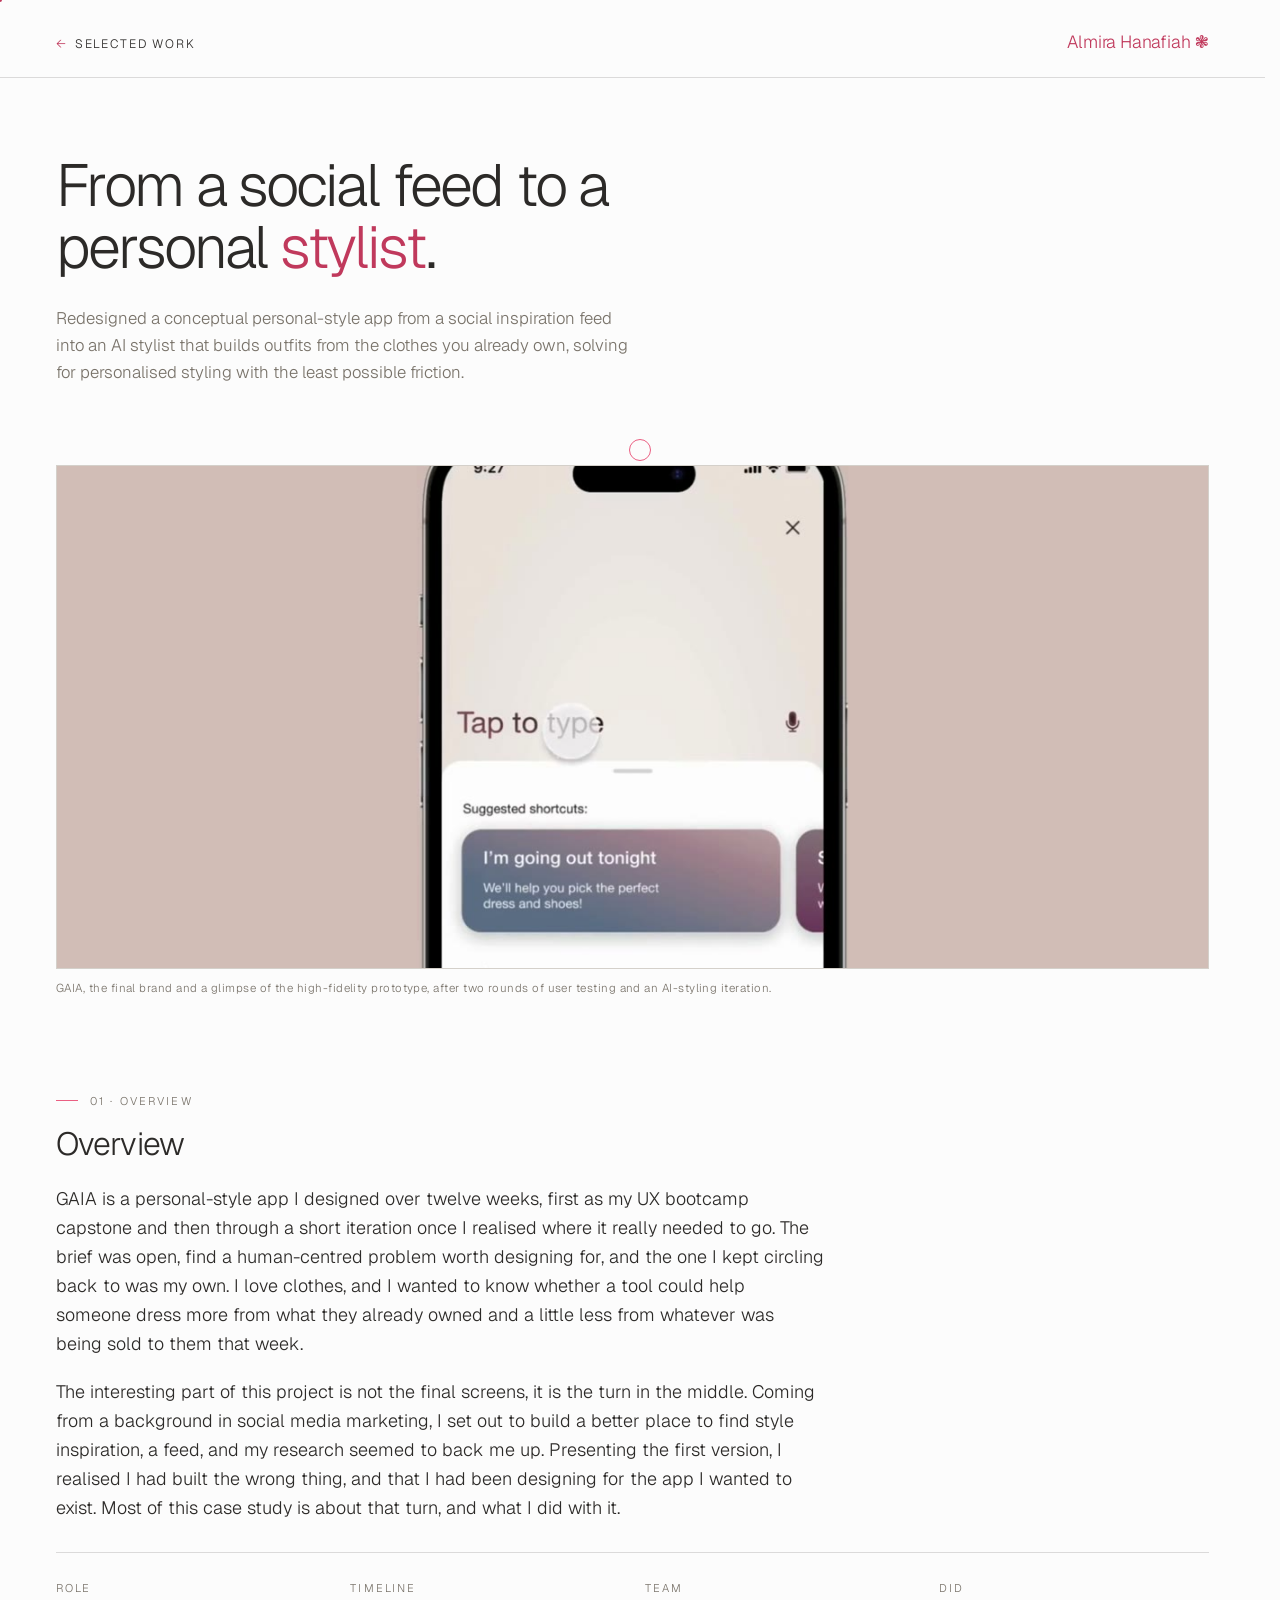
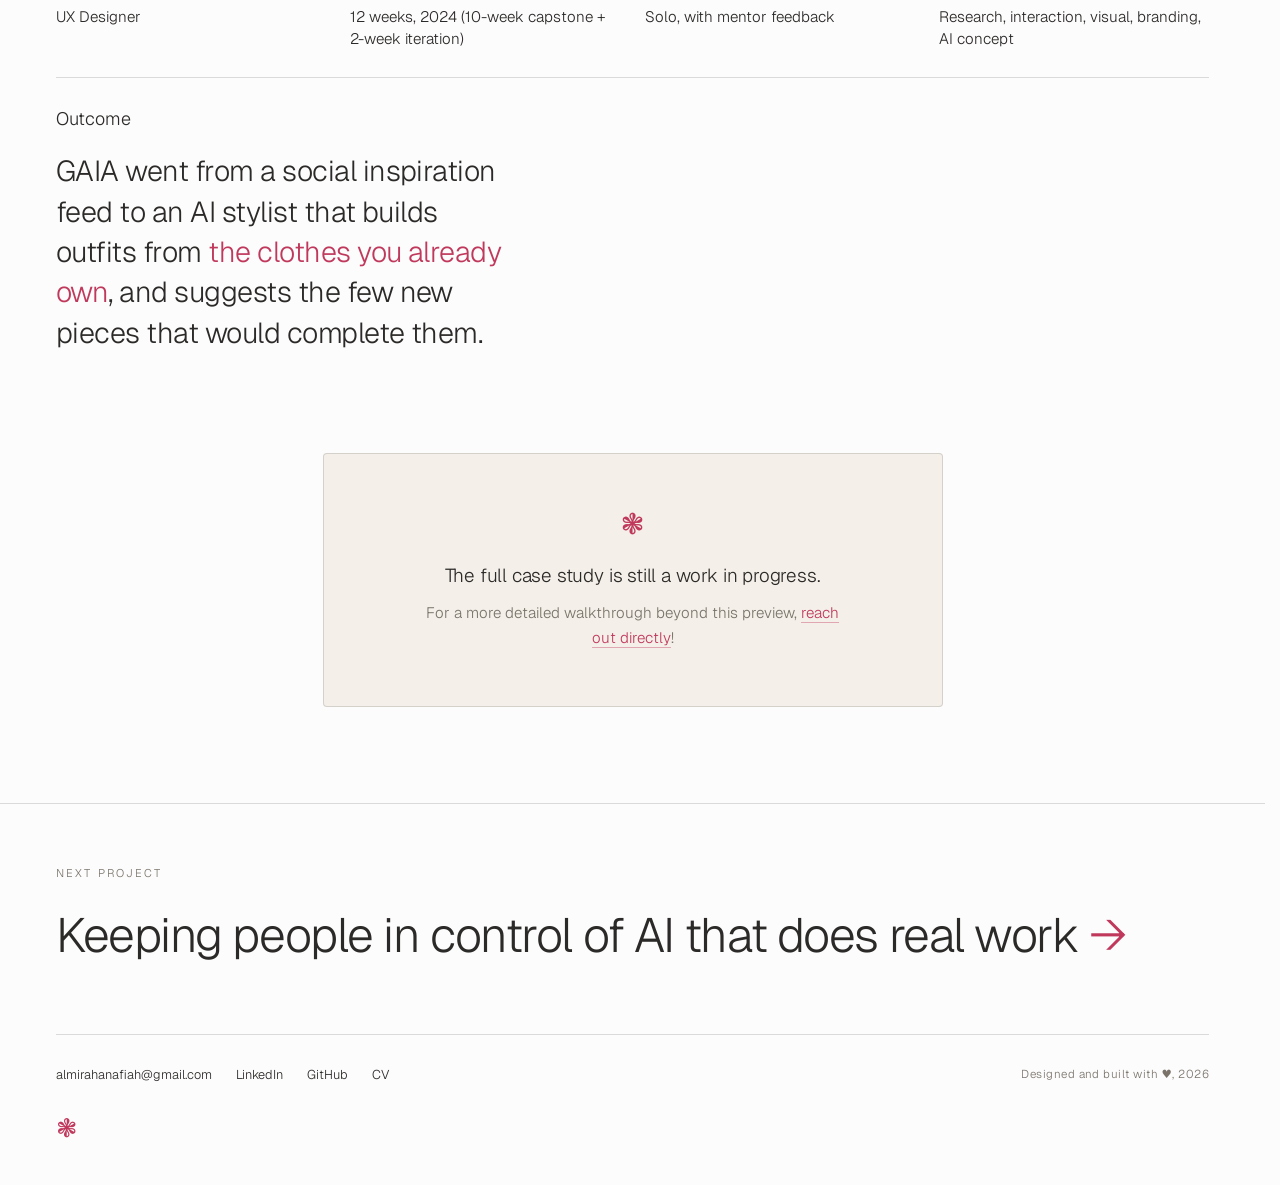
<file: work/bootcamp-preview.html>
<!DOCTYPE html>
<html lang="en">
<head>
<meta charset="UTF-8" />
<meta name="viewport" content="width=device-width, initial-scale=1.0" />
<meta name="robots" content="noindex,nofollow" />
<title>From a social feed to a personal stylist, Almira Hanafiah</title>
<meta name="description" content="Redesigned a conceptual personal-style app from a social inspiration feed into an AI stylist that builds outfits from the clothes you already own, solving for personalised styling with the least possible friction." />
<link rel="icon" type="image/svg+xml" href="../assets/favicon.svg" />
<link rel="preconnect" href="https://fonts.googleapis.com" />
<link rel="preconnect" href="https://fonts.gstatic.com" crossorigin />
<link href="https://fonts.googleapis.com/css2?family=Geist:wght@100..900&display=swap" rel="stylesheet" />
<link rel="stylesheet" href="../assets/css/styles.css" />
<style>

  /* ===== page-specific: bootcamp preview (work in progress) ===== */

  /* hero cover video */
  .hero-plate { overflow: hidden; }
  .hero-video { width: 100%; height: 100%; object-fit: cover; display: block; }

  /* single column — no sticky TOC on the preview */
  .layout { display: block; padding-top: 64px; padding-bottom: 96px; }

  /* footer layout (case study) */
  .colophon { padding: 30px 0 0; }
  .sign { padding-bottom: 40px; }

  /* work-in-progress placeholder */
  .wip {
    margin: 8px auto 0; max-width: 620px;
    border: 1px solid var(--rule); border-radius: 4px;
    background: var(--paper-2);
    padding: 56px 44px; text-align: center;
  }
  .wip-mark {
    display: block; font-size: 1.8rem; line-height: 1;
    color: var(--pink-deep); margin-bottom: 22px;
  }
  .wip-lead {
    font-size: 1.18rem; letter-spacing: -.01em;
    color: var(--ink); margin-bottom: 10px;
  }
  .wip-sub {
    font-size: .95rem; color: var(--ink-soft);
    max-width: 44ch; margin: 0 auto;
  }
  .wip-sub a {
    color: var(--pink-deep);
    border-bottom: 1px solid rgba(192,57,92,.4);
    transition: border-color .2s var(--ease);
  }
  .wip-sub a:hover { border-color: var(--pink-deep); }
</style>
</head>
<body>

<div class="cursor" id="cursor" aria-hidden="true"></div>
<div class="cursor-dot" id="dot" aria-hidden="true"></div>
<div class="progress" id="progress" aria-hidden="true"></div>

<header>
  <div class="shell">
    <div class="bar">
      <a href="../index.html#work" class="back"><span class="ar">&larr;</span>Selected Work</a>
      <a href="../index.html" class="wordmark">Almira Hanafiah &#10051;</a>
    </div>
  </div>
</header>

<div class="shell">
  <div class="cs-header">
    <h1 class="cs-title rv">From a social feed to a personal <em>stylist</em>.</h1>
    <p class="dek rv">Redesigned a conceptual personal-style app from a social inspiration feed into an AI stylist that builds outfits from the clothes you already own, solving for personalised styling with the least possible friction.</p>
  </div>
  <figure class="rv">
    <div class="plate hero-plate">
      <video class="hero-video" autoplay muted loop playsinline poster="../assets/case-03/gaia-cover.jpg">
        <source src="../assets/case-03/gaia-cover.mp4" type="video/mp4" />
      </video>
    </div>
    <figcaption class="cap">GAIA, the final brand and a glimpse of the high-fidelity prototype, after two rounds of user testing and an AI-styling iteration.</figcaption>
  </figure>
</div>

<div class="shell">
  <div class="layout">

    <!-- ===== ARTICLE ===== -->
    <article class="article">

      <section class="cs-sec" id="overview">
        <div class="sec-tag label rv">01 &middot; Overview</div>
        <h2 class="rv">Overview</h2>
        <p class="rv">GAIA is a personal-style app I designed over twelve weeks, first as my UX bootcamp capstone and then through a short iteration once I realised where it really needed to go. The brief was open, find a human-centred problem worth designing for, and the one I kept circling back to was my own. I love clothes, and I wanted to know whether a tool could help someone dress more from what they already owned and a little less from whatever was being sold to them that week.</p>
        <p class="rv">The interesting part of this project is not the final screens, it is the turn in the middle. Coming from a background in social media marketing, I set out to build a better place to find style inspiration, a feed, and my research seemed to back me up. Presenting the first version, I realised I had built the wrong thing, and that I had been designing for the app I wanted to exist. Most of this case study is about that turn, and what I did with it.</p>
        <div class="facts rv">
          <div><div class="k label">Role</div><div class="v">UX Designer</div></div>
          <div><div class="k label">Timeline</div><div class="v">12 weeks, 2024 (10-week capstone + 2-week iteration)</div></div>
          <div><div class="k label">Team</div><div class="v">Solo, with mentor feedback</div></div>
          <div><div class="k label">Did</div><div class="v">Research, interaction, visual, branding, AI concept</div></div>
        </div>
        <p class="rv" style="margin-top:26px;">Outcome</p>
        <div class="callout rv">GAIA went from a social inspiration feed to an AI stylist that builds outfits from <em>the clothes you already own</em>, and suggests the few new pieces that would complete them.</div>
      </section>

      <!-- ===== WORK IN PROGRESS ===== -->
      <div class="wip rv">
        <span class="wip-mark" aria-hidden="true">&#10051;</span>
        <p class="wip-lead">The full case study is still a work in progress.</p>
        <p class="wip-sub">For a more detailed walkthrough beyond this preview, <a href="mailto:almirahanafiah@gmail.com">reach out directly</a>!</p>
      </div>

    </article>
  </div>
</div>

<footer>
  <div class="shell">
    <a href="ai-workflows.html" class="next">
      <div class="label">Next project</div>
      <span class="nt">Keeping people in control of AI that does real work <span class="ar">&rarr;</span></span>
    </a>
    <div class="colophon">
      <div class="links">
        <a href="mailto:almirahanafiah@gmail.com">almirahanafiah@gmail.com</a>
        <a href="https://linkedin.com/in/almira-hanafiah" target="_blank" rel="noopener">LinkedIn</a>
        <a href="https://github.com/almirahanafiah" target="_blank" rel="noopener">GitHub</a>
        <a href="../assets/cv/Almira-Hanafiah-CV.pdf" target="_blank" rel="noopener">CV</a>
      </div>
      <div class="set">Designed and built with &hearts;, 2026</div>
    </div>
    <div class="sign rv">
      <span class="sign-mark" aria-hidden="true">&#10051;</span>
    </div>
  </div>
</footer>


<script>
(function () {
  var reduced = matchMedia("(prefers-reduced-motion: reduce)").matches;
  var fine = matchMedia("(hover: hover) and (pointer: fine)").matches;

  /* ---- cursor ---- */
  if (fine) {
    var cur = document.getElementById("cursor"), dot = document.getElementById("dot");
    var mx = innerWidth/2, my = innerHeight/2, cx = mx, cy = my;
    addEventListener("mousemove", function (e) {
      mx = e.clientX; my = e.clientY;
      dot.style.left = mx+"px"; dot.style.top = my+"px";
      if (reduced) { cur.style.left = mx+"px"; cur.style.top = my+"px"; }
    });
    if (!reduced) (function loop(){
      cx += (mx-cx)*.17; cy += (my-cy)*.17;
      cur.style.left = cx+"px"; cur.style.top = cy+"px";
      requestAnimationFrame(loop);
    })();
    document.querySelectorAll("a, button").forEach(function (el) {
      el.addEventListener("mouseenter", function(){ cur.classList.add("hot"); });
      el.addEventListener("mouseleave", function(){ cur.classList.remove("hot"); });
    });
    addEventListener("mouseleave", function(){ cur.style.opacity=0; dot.style.opacity=0; });
    addEventListener("mouseenter", function(){ cur.style.opacity=1; dot.style.opacity=1; });
  }

  /* ---- reading progress ---- */
  var bar = document.getElementById("progress");
  function onScroll() {
    var h = document.documentElement;
    var max = h.scrollHeight - h.clientHeight;
    bar.style.width = (max > 0 ? (h.scrollTop / max) * 100 : 0) + "%";
  }
  addEventListener("scroll", onScroll, { passive: true });
  onScroll();

  /* ---- scroll-spy: highlight the active TOC item ---- */
  var links = {};
  document.querySelectorAll("[data-toc]").forEach(function (a) {
    links[a.getAttribute("href").slice(1)] = a;
  });
  var sections = document.querySelectorAll(".cs-sec");
  function setActive(id) {
    for (var k in links) links[k].classList.toggle("active", k === id);
  }
  if ("IntersectionObserver" in window) {
    var spy = new IntersectionObserver(function (entries) {
      entries.forEach(function (en) {
        if (en.isIntersecting) setActive(en.target.id);
      });
    }, { rootMargin: "-38% 0px -57% 0px" });
    sections.forEach(function (s) { spy.observe(s); });
  }

  /* ---- scroll reveal ---- */
  var rv = document.querySelectorAll(".rv");
  if (reduced || !("IntersectionObserver" in window)) {
    rv.forEach(function (el){ el.classList.add("in"); });
  } else {
    var io = new IntersectionObserver(function (entries) {
      entries.forEach(function (en, i) {
        if (en.isIntersecting) {
          var el = en.target;
          setTimeout(function(){ el.classList.add("in"); }, i * 55);
          io.unobserve(el);
        }
      });
    }, { threshold: .16 });
    rv.forEach(function (el){ io.observe(el); });
  }
})();
</script>
</body>
</html>
</file>
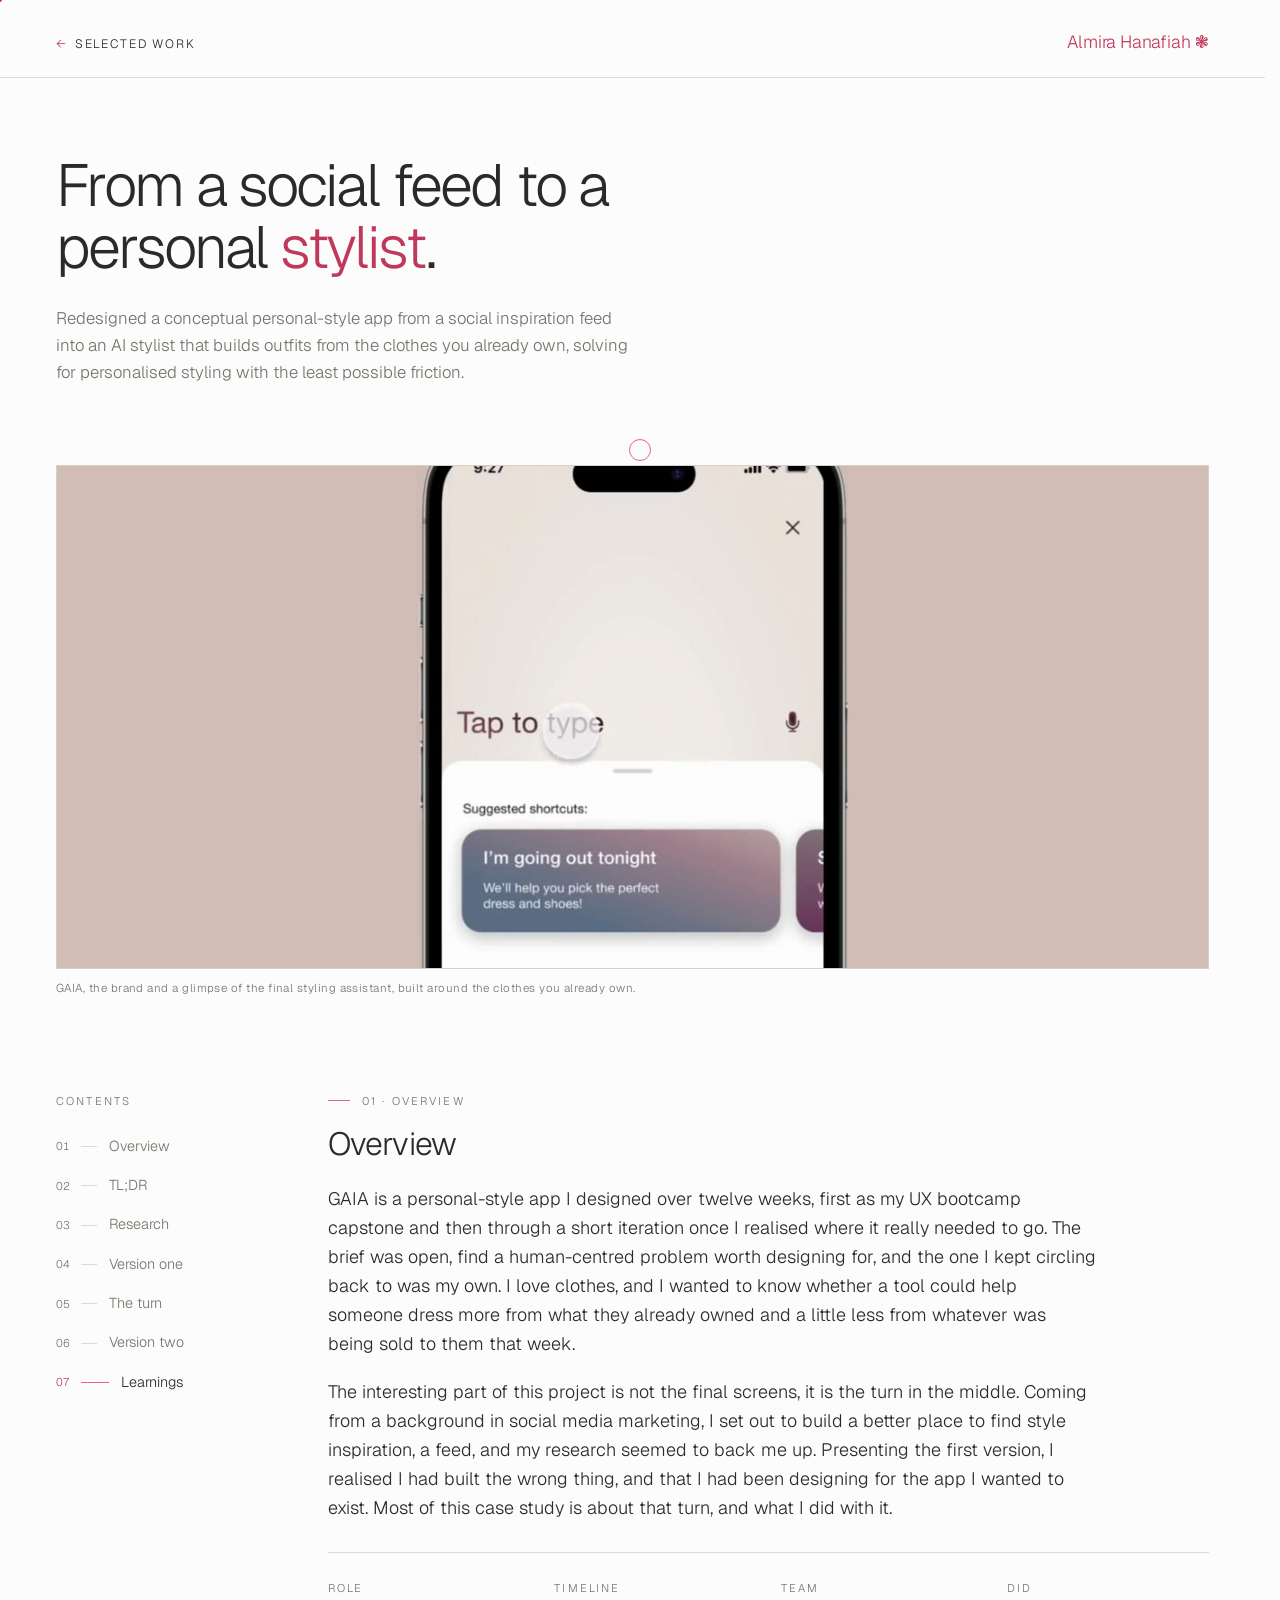
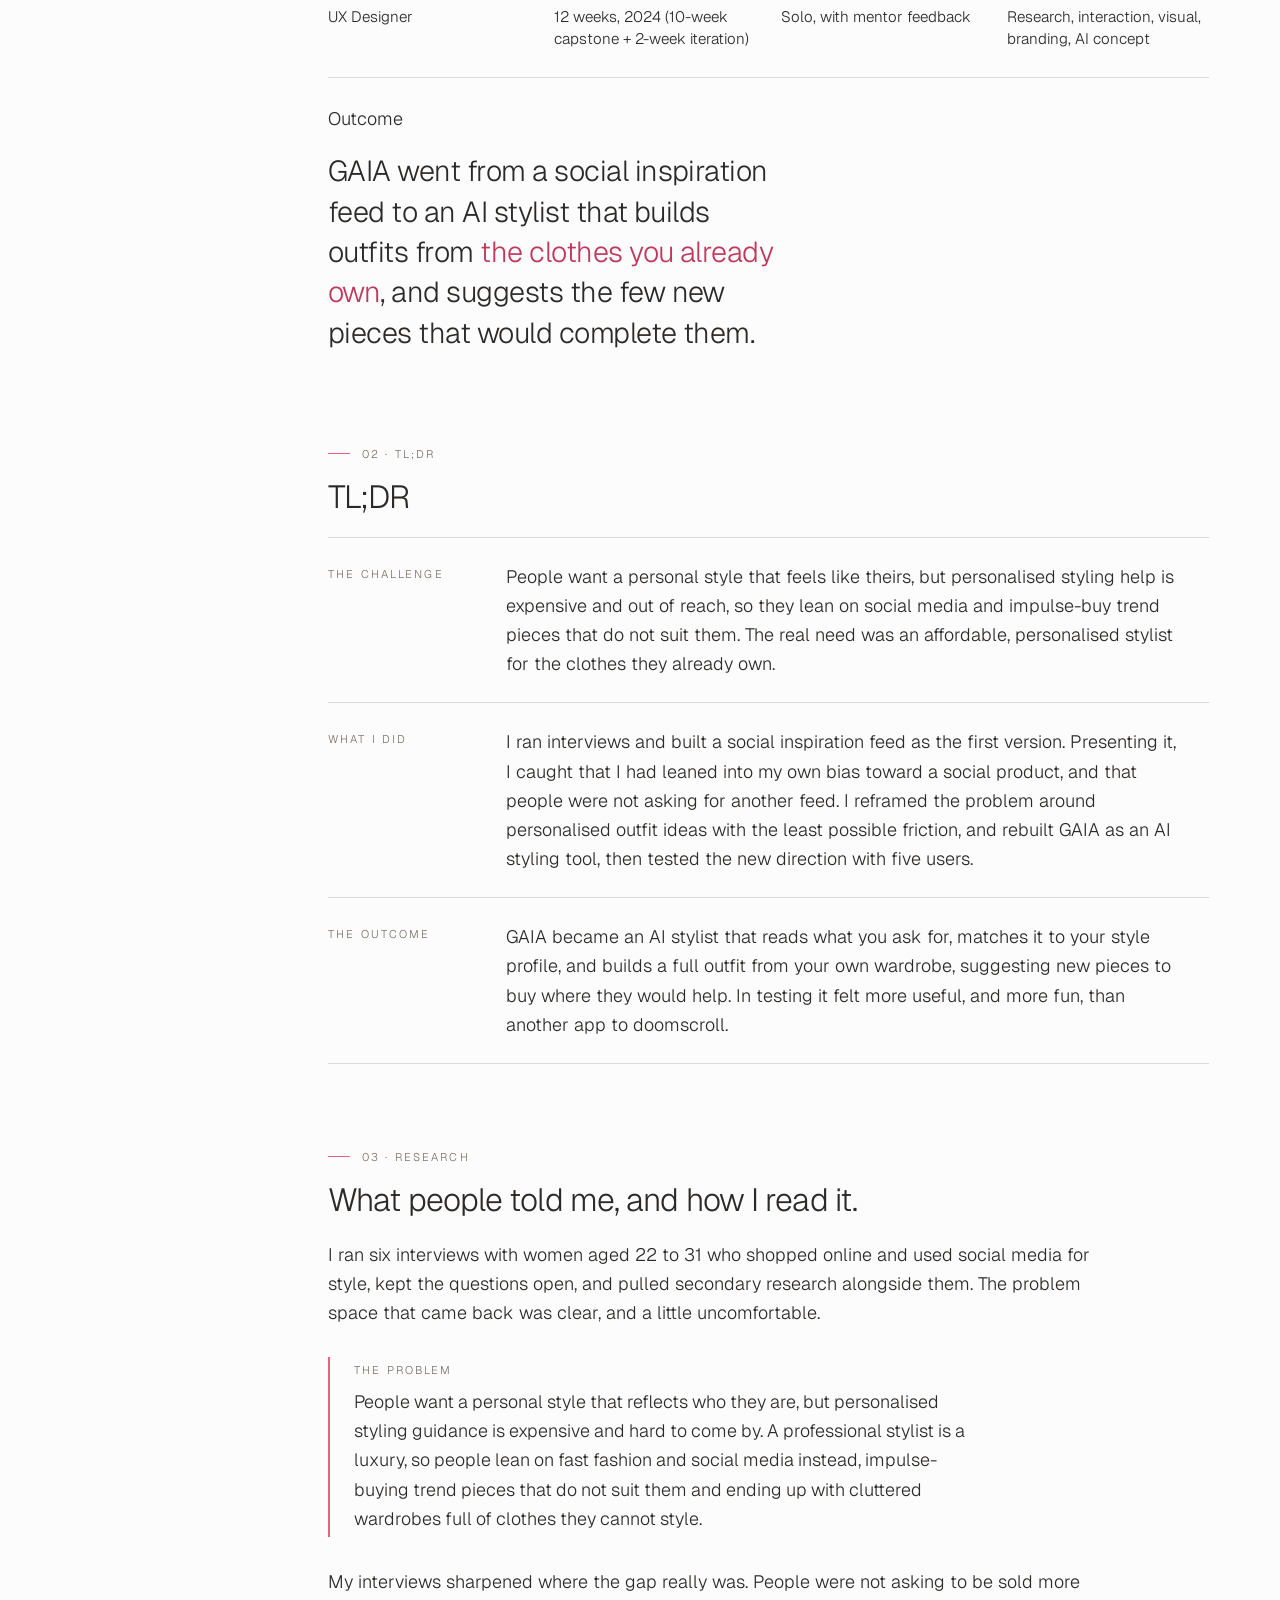
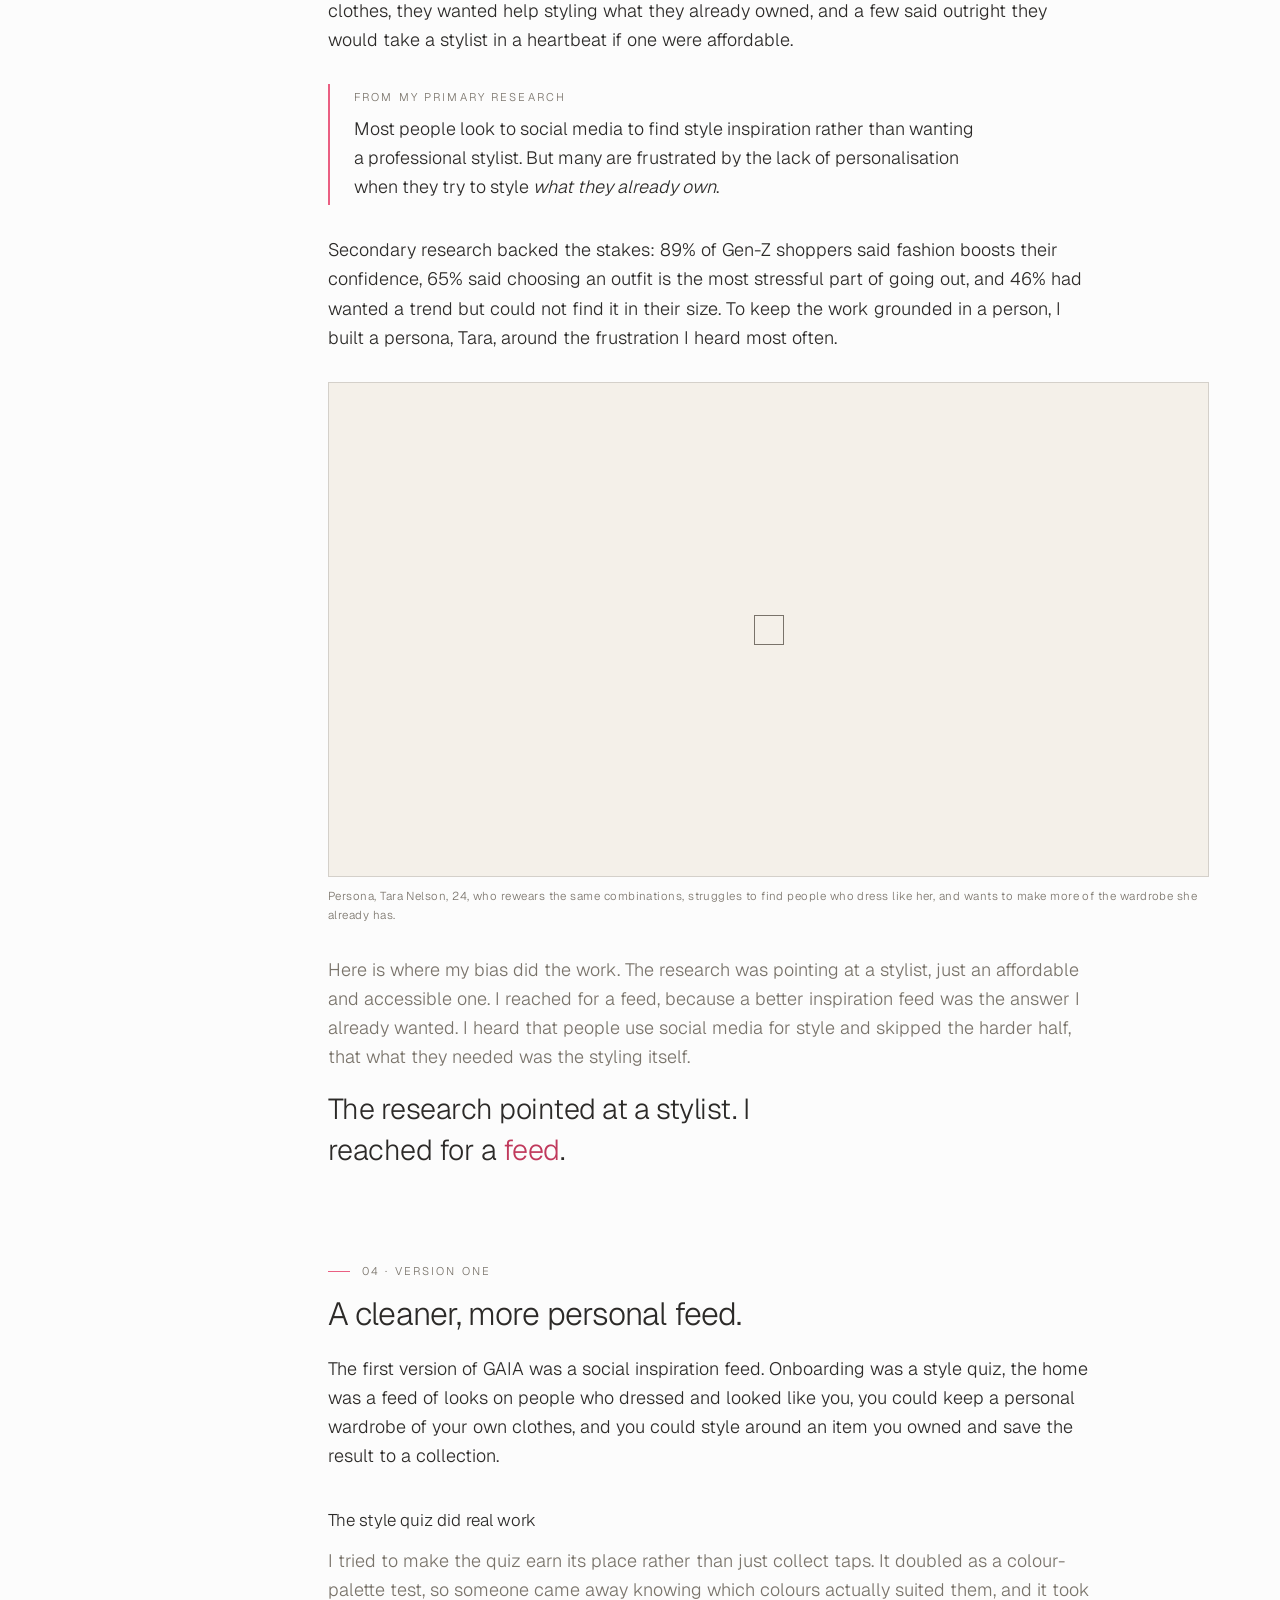
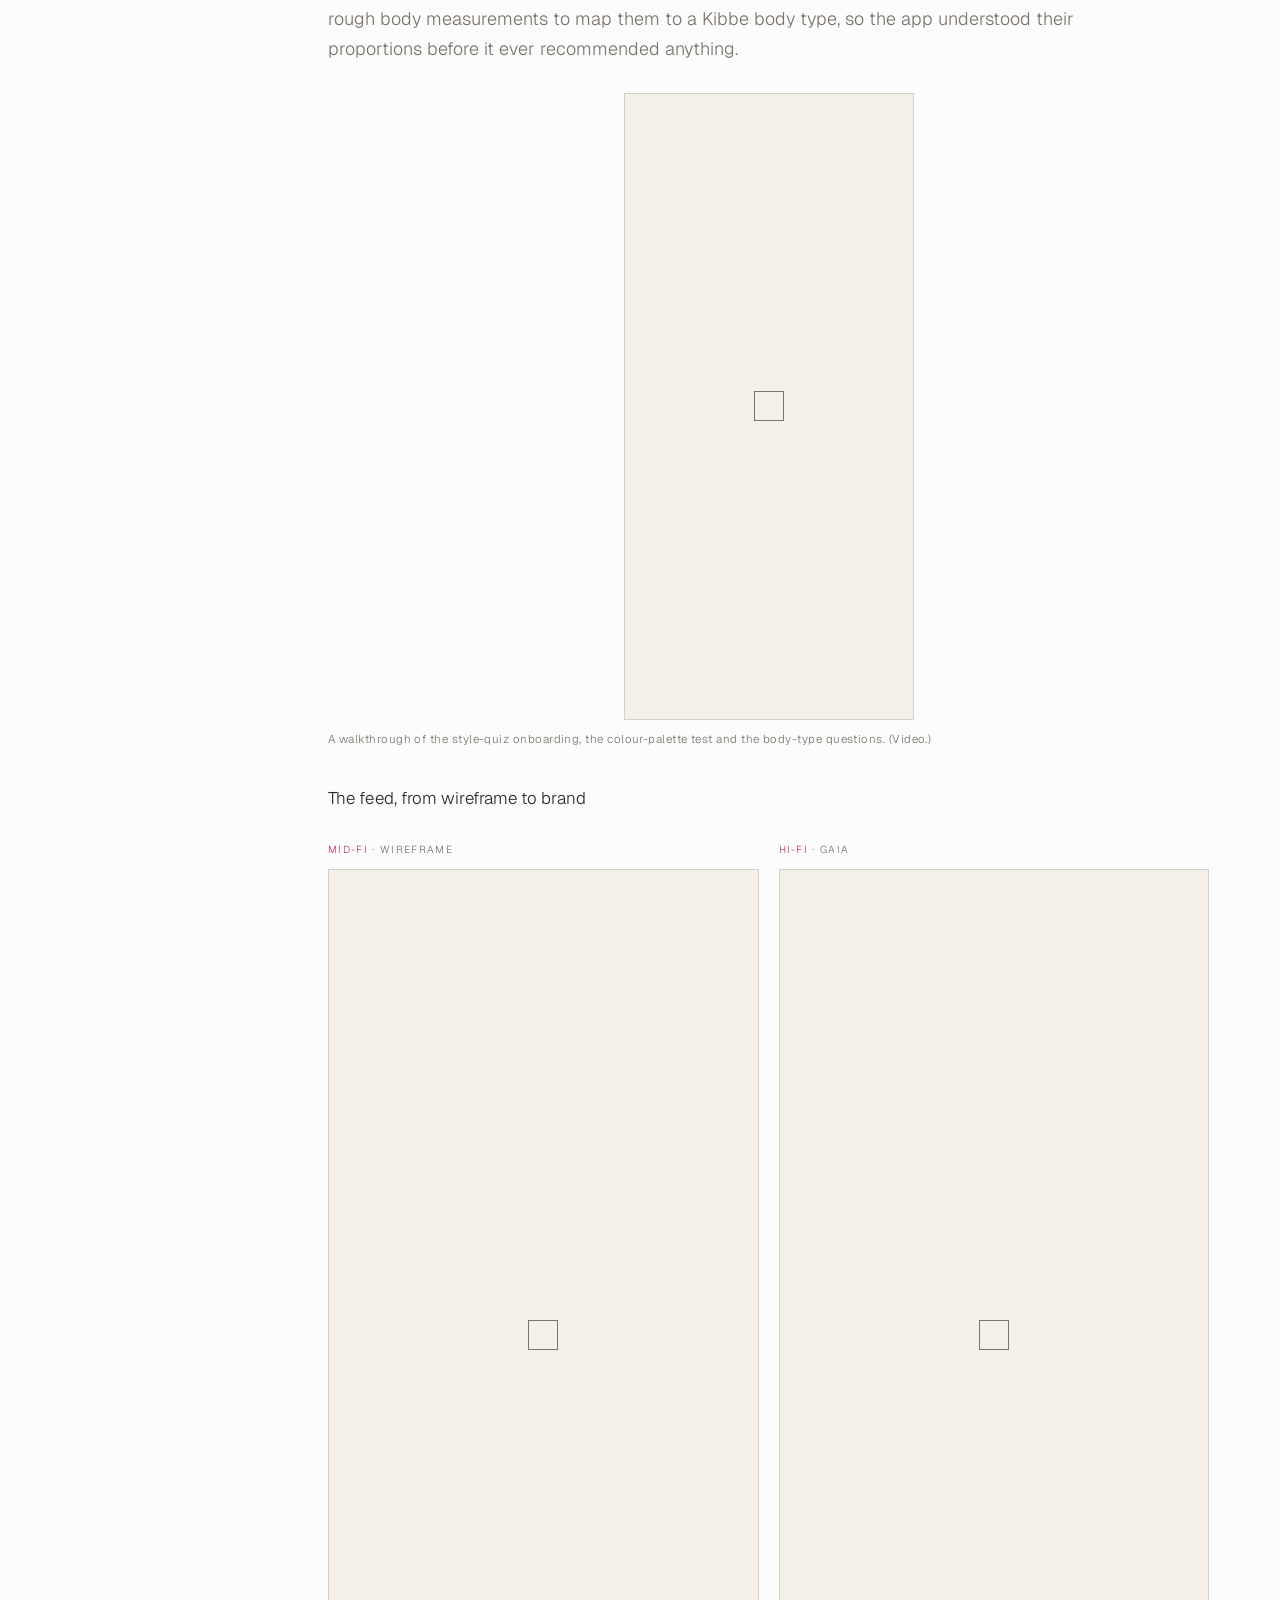
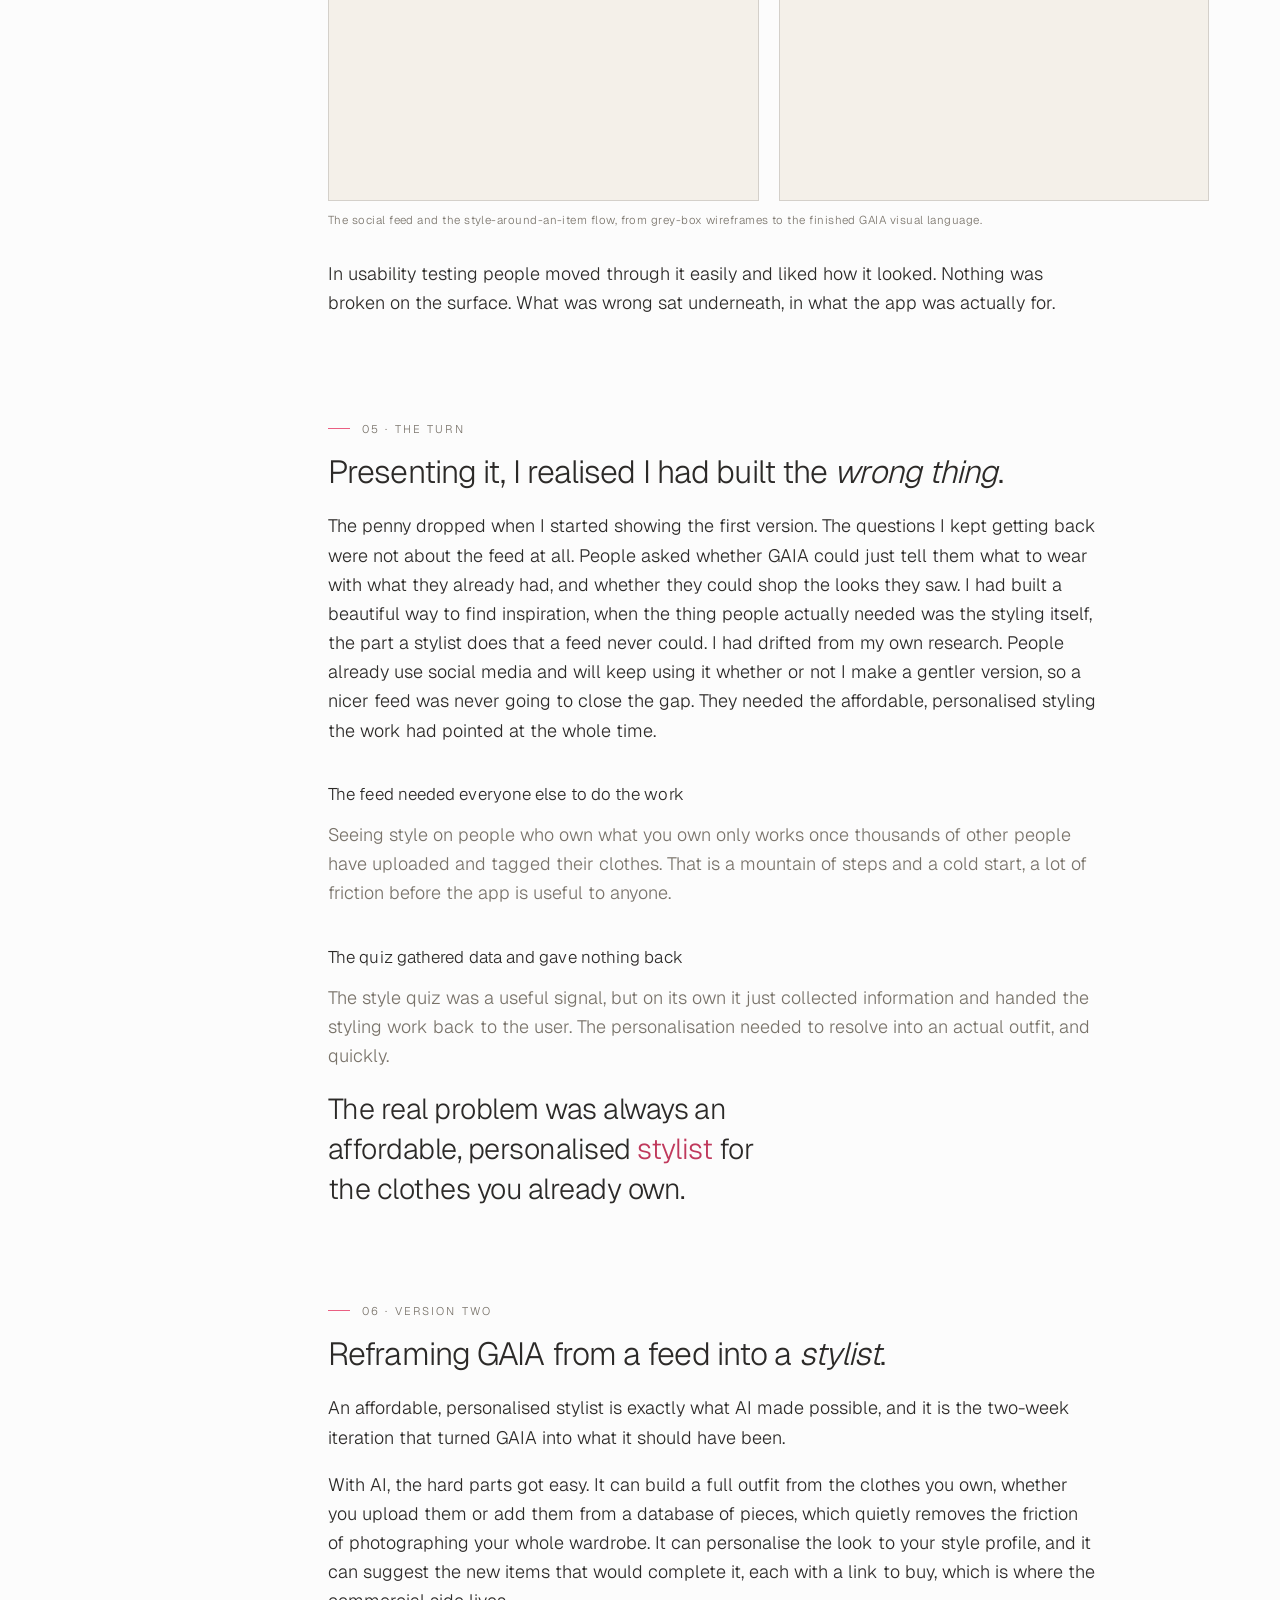
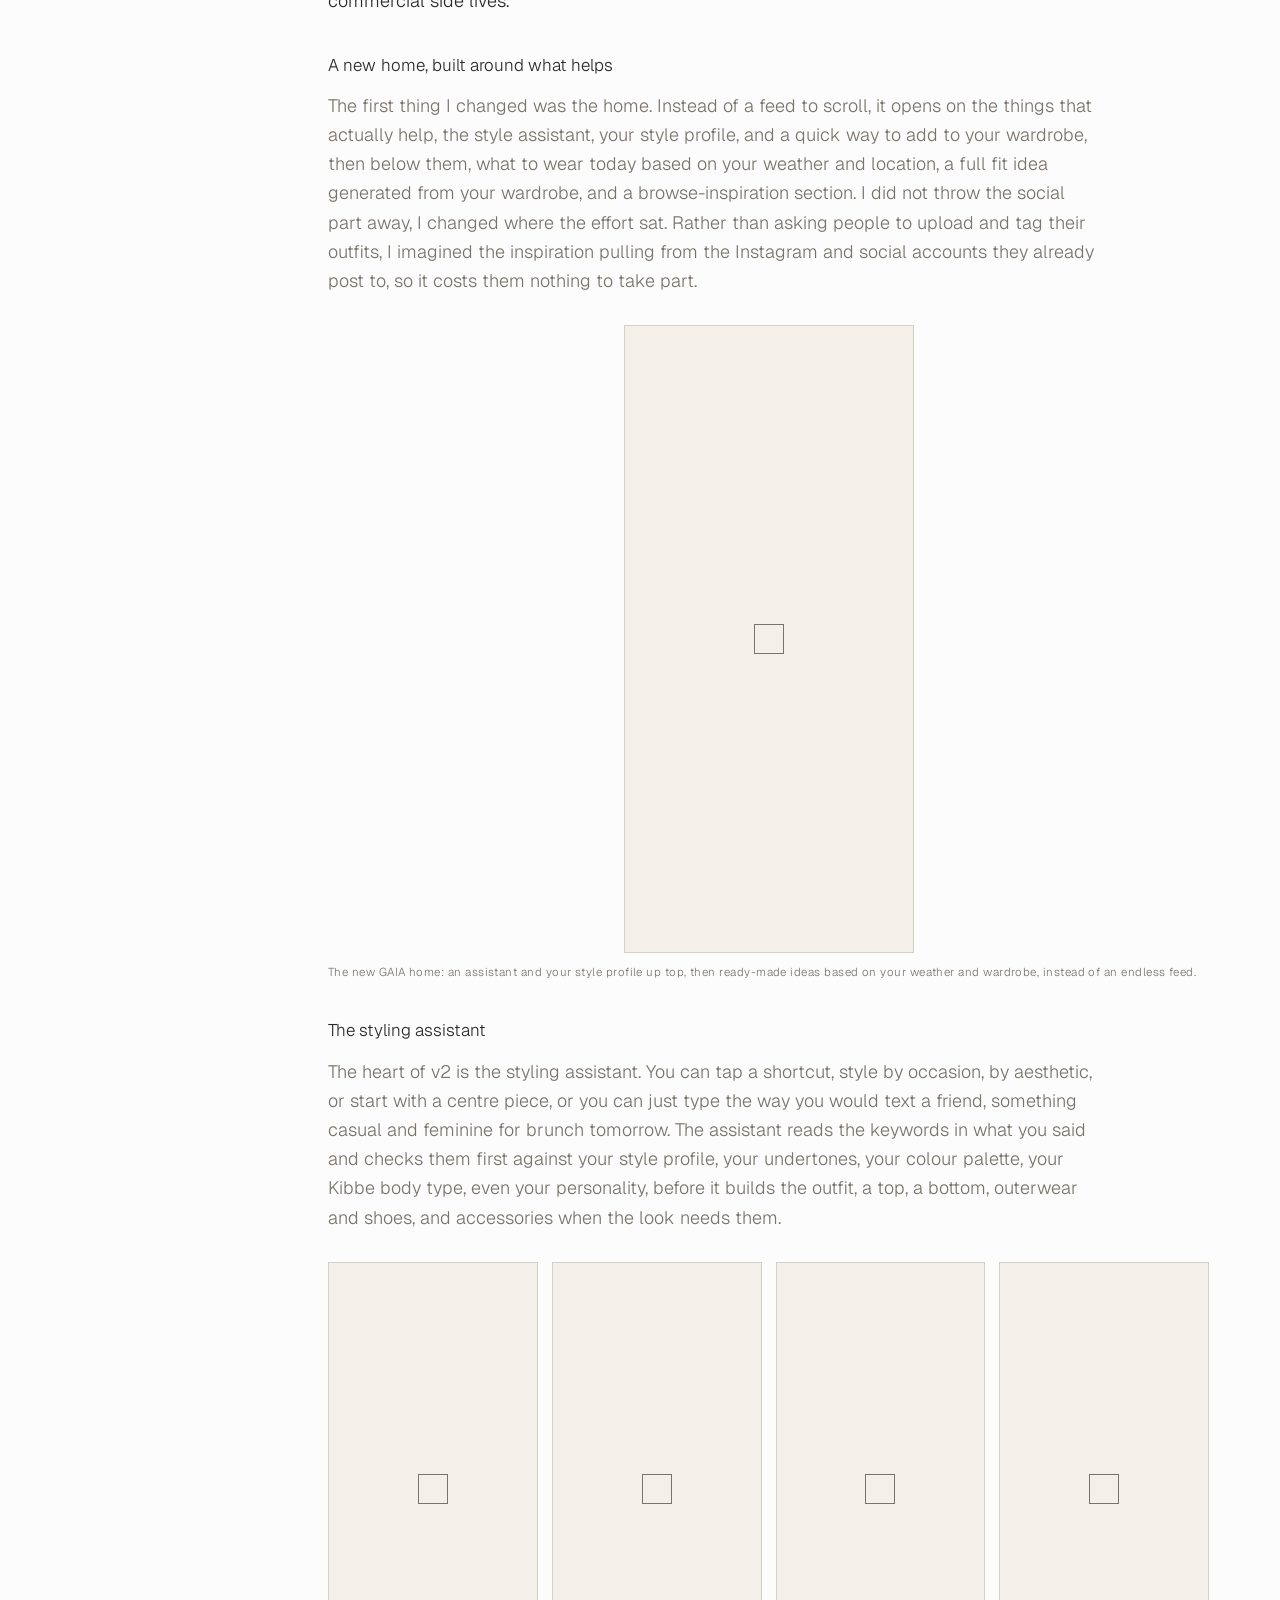
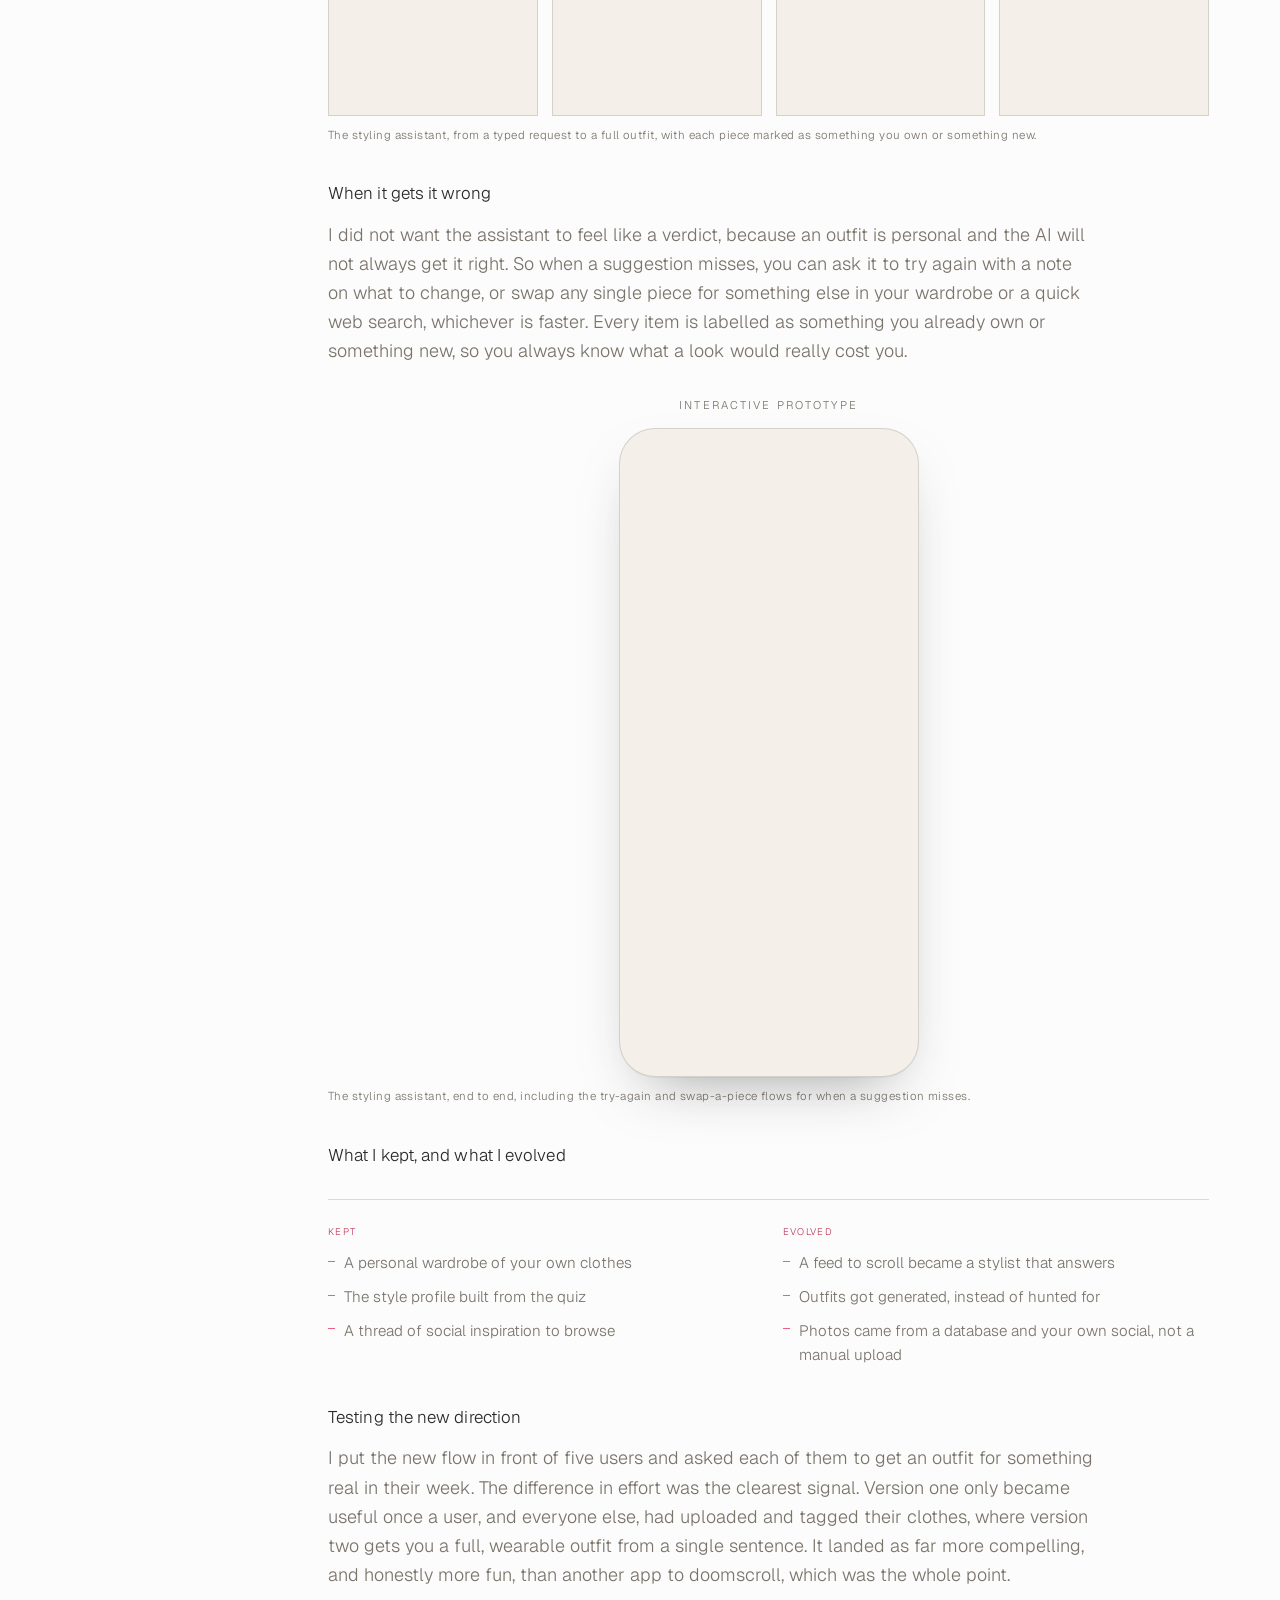
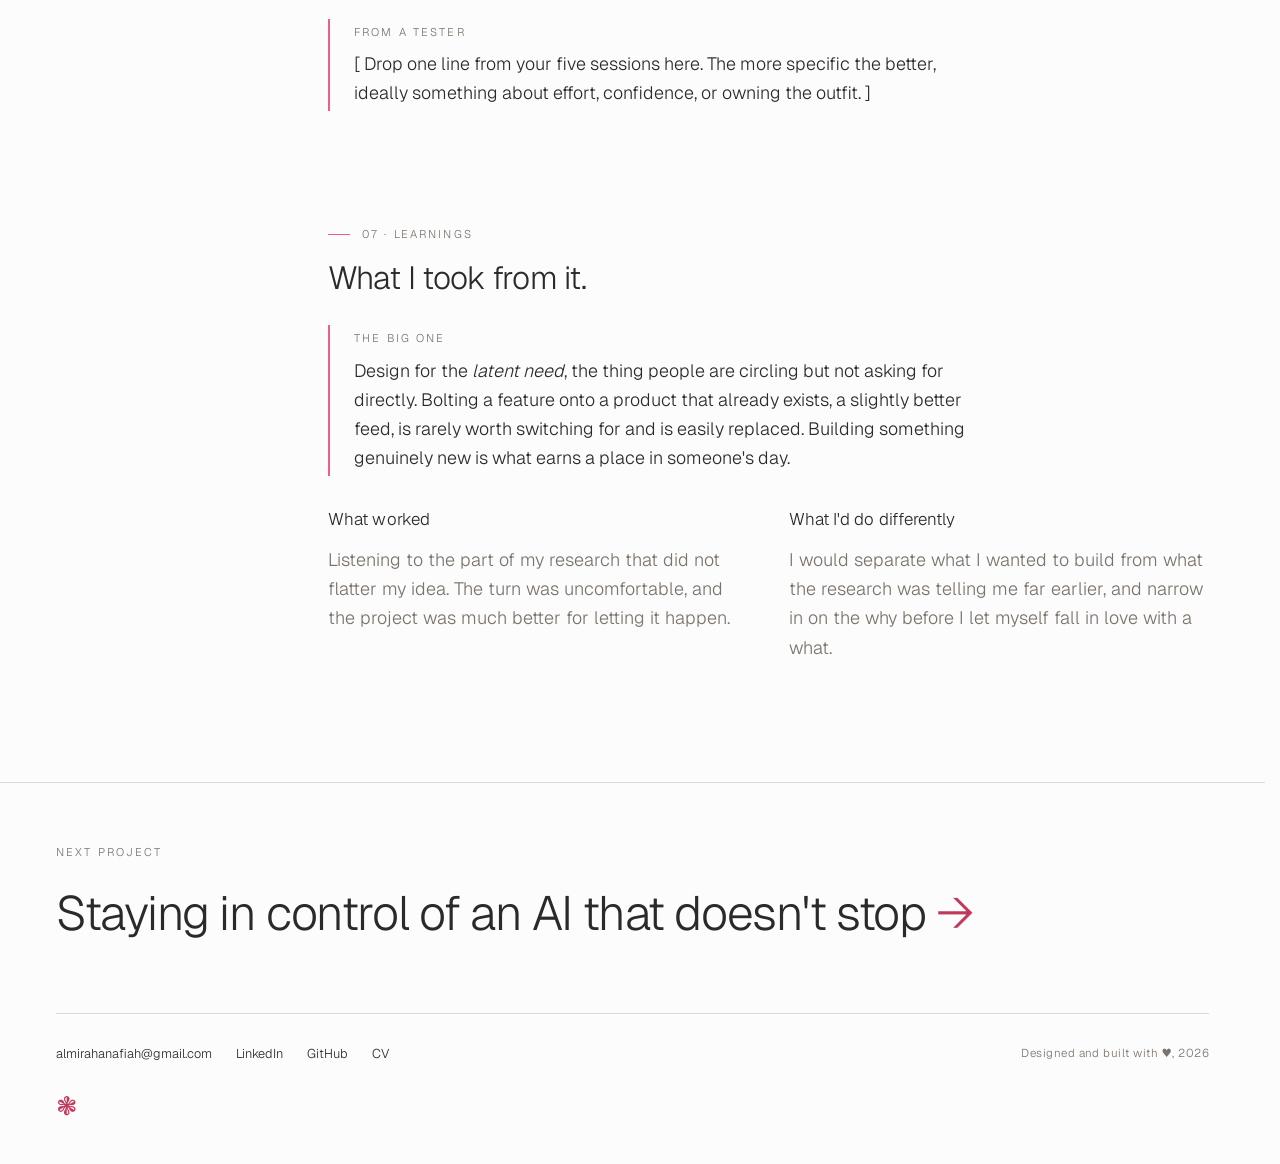
<file: work/bootcamp.html>
<!doctype html>
<html lang="en">
    <head>
        <meta charset="UTF-8" />
        <meta name="viewport" content="width=device-width, initial-scale=1.0" />
        <meta name="robots" content="noindex,nofollow" />
        <title>GAIA, from a social feed to an AI stylist, Almira</title>
        <meta
            name="description"
            content="A 12-week capstone that started as a social style feed and, after catching my own bias, became an AI stylist that builds outfits from the clothes you already own."
        />
        <link rel="icon" type="image/svg+xml" href="../assets/favicon.svg" />
        <link rel="preconnect" href="https://fonts.googleapis.com" />
        <link rel="preconnect" href="https://fonts.gstatic.com" crossorigin />
        <link
            href="https://fonts.googleapis.com/css2?family=Geist:wght@100..900&display=swap"
            rel="stylesheet"
        />
        <link rel="stylesheet" href="../assets/css/styles.css" />
        <style>
            /* ===== page-specific: GAIA / bootcamp ===== */

            /* hero cover video */
            .hero-plate {
                overflow: hidden;
            }
            .hero-video {
                width: 100%;
                height: 100%;
                object-fit: cover;
                display: block;
            }

            /* phone-aspect screenshots */
            .plate.phone {
                aspect-ratio: 390 / 844;
            }
            .phone-single {
                max-width: 290px;
                margin: 0 auto;
            }

            /* before / after, labelled */
            .ba {
                display: grid;
                grid-template-columns: 1fr 1fr;
                gap: 20px;
            }
            .ba .col {
                display: flex;
                flex-direction: column;
                gap: 10px;
            }
            .ba .lab {
                font-size: 0.64rem;
                text-transform: uppercase;
                letter-spacing: 0.13em;
                color: var(--ink-soft);
            }
            .ba .lab b {
                color: var(--pink-deep);
                font-weight: var(--w);
            }

            /* horizontal filmstrip of phone screens */
            .strip {
                display: flex;
                gap: 14px;
                align-items: flex-start;
            }
            .strip > * {
                flex: 1 1 0;
                min-width: 0;
            }

            /* kept / evolved two-column note */
            .ke {
                display: grid;
                grid-template-columns: 1fr 1fr;
                gap: 28px;
                border-top: 1px solid var(--rule);
                margin-top: 30px;
                padding-top: 24px;
            }
            .ke .tag {
                font-size: 0.6rem;
                text-transform: uppercase;
                letter-spacing: 0.14em;
                color: var(--pink-deep);
                margin-bottom: 12px;
            }
            .ke ul {
                list-style: none;
                display: flex;
                flex-direction: column;
                gap: 9px;
            }
            .ke li {
                font-size: 0.95rem;
                color: var(--ink-soft);
                padding-left: 16px;
                position: relative;
            }
            .ke li::before {
                content: "";
                position: absolute;
                left: 0;
                top: 0.62em;
                width: 7px;
                height: 1px;
                background: var(--pink);
            }

            /* phone-screen filmstrip (legacy, image-based) */
            .flow {
                display: flex;
                gap: 14px;
                align-items: flex-start;
            }
            .flow img {
                flex: 1 1 0;
                min-width: 0;
                width: 100%;
                height: auto;
                border: 1px solid var(--rule);
                border-radius: 12px;
                background: var(--paper-2);
                display: block;
            }

            /* embedded Figma prototype (assistant flow) */
            .proto {
                max-width: 300px;
                margin: 10px auto 0;
            }
            .proto .label {
                text-align: center;
                margin-bottom: 14px;
            }
            .proto-phone {
                position: relative;
                width: 100%;
                aspect-ratio: 390 / 844;
                background: var(--paper-2);
                border: 1px solid var(--rule);
                border-radius: 36px;
                overflow: hidden;
                box-shadow:
                    0 26px 60px -30px rgba(44, 42, 40, 0.5),
                    0 1px 0 rgba(44, 42, 40, 0.05);
            }
            .proto-phone iframe {
                position: absolute;
                inset: 0;
                width: 100%;
                height: 100%;
                border: 0;
                display: block;
            }

            /* footer layout (case study) */
            .colophon {
                padding: 30px 0 0;
            }
            .sign {
                padding-bottom: 40px;
            }

            /* responsive */
            @media (max-width: 720px) {
                .ba,
                .ke {
                    grid-template-columns: 1fr;
                }
                .strip {
                    overflow-x: auto;
                    -webkit-overflow-scrolling: touch;
                    padding-bottom: 6px;
                }
                .strip > * {
                    flex: 0 0 60%;
                }
                .flow {
                    overflow-x: auto;
                    -webkit-overflow-scrolling: touch;
                    gap: 12px;
                    padding-bottom: 6px;
                }
                .flow img {
                    flex: 0 0 62%;
                }
            }
        </style>
    </head>
    <body>
        <div class="cursor" id="cursor" aria-hidden="true"></div>
        <div class="cursor-dot" id="dot" aria-hidden="true"></div>
        <div class="progress" id="progress" aria-hidden="true"></div>

        <header>
            <div class="shell">
                <div class="bar">
                    <a href="../index.html#work" class="back"
                        ><span class="ar">&larr;</span>Selected Work</a
                    >
                    <a href="../index.html" class="wordmark"
                        >Almira Hanafiah &#10051;</a
                    >
                </div>
            </div>
        </header>

        <div class="shell">
            <div class="cs-header">
                <h1 class="cs-title rv">
                    From a social feed to a personal <em>stylist</em>.
                </h1>
                <p class="dek rv">
                    Redesigned a conceptual personal-style app from a social
                    inspiration feed into an AI stylist that builds outfits from
                    the clothes you already own, solving for personalised styling
                    with the least possible friction.
                </p>
            </div>
            <figure class="rv">
                <div class="plate hero-plate">
                    <video
                        class="hero-video"
                        autoplay
                        muted
                        loop
                        playsinline
                        poster="../assets/case-03/gaia-cover.jpg"
                    >
                        <source
                            src="../assets/case-03/gaia-cover.mp4"
                            type="video/mp4"
                        />
                    </video>
                </div>
                <figcaption class="cap">
                    GAIA, the brand and a glimpse of the final styling
                    assistant, built around the clothes you already own.
                </figcaption>
            </figure>
        </div>

        <div class="shell">
            <div class="layout">
                <!-- ===== STICKY TABLE OF CONTENTS ===== -->
                <aside class="toc">
                    <div class="label">Contents</div>
                    <nav>
                        <ol>
                            <li>
                                <a href="#overview" data-toc
                                    ><span class="n">01</span
                                    ><span class="tick"></span>Overview</a
                                >
                            </li>
                            <li>
                                <a href="#tldr" data-toc
                                    ><span class="n">02</span
                                    ><span class="tick"></span>TL;DR</a
                                >
                            </li>
                            <li>
                                <a href="#research" data-toc
                                    ><span class="n">03</span
                                    ><span class="tick"></span>Research</a
                                >
                            </li>
                            <li>
                                <a href="#v1" data-toc
                                    ><span class="n">04</span
                                    ><span class="tick"></span>Version one</a
                                >
                            </li>
                            <li>
                                <a href="#turn" data-toc
                                    ><span class="n">05</span
                                    ><span class="tick"></span>The turn</a
                                >
                            </li>
                            <li>
                                <a href="#v2" data-toc
                                    ><span class="n">06</span
                                    ><span class="tick"></span>Version two</a
                                >
                            </li>
                            <li>
                                <a href="#learnings" data-toc
                                    ><span class="n">07</span
                                    ><span class="tick"></span>Learnings</a
                                >
                            </li>
                        </ol>
                    </nav>
                </aside>

                <!-- ===== ARTICLE ===== -->
                <article class="article">
                    <section class="cs-sec" id="overview">
                        <div class="sec-tag label rv">01 &middot; Overview</div>
                        <h2 class="rv">Overview</h2>
                        <p class="rv">
                            GAIA is a personal-style app I designed over twelve
                            weeks, first as my UX bootcamp capstone and then
                            through a short iteration once I realised where it
                            really needed to go. The brief was open, find a
                            human-centred problem worth designing for, and the
                            one I kept circling back to was my own. I love
                            clothes, and I wanted to know whether a tool could
                            help someone dress more from what they already owned
                            and a little less from whatever was being sold to
                            them that week.
                        </p>
                        <p class="rv">
                            The interesting part of this project is not the final
                            screens, it is the turn in the middle. Coming from a
                            background in social media marketing, I set out to
                            build a better place to find style inspiration, a
                            feed, and my research seemed to back me up.
                            Presenting the first version, I realised I had built
                            the wrong thing, and that I had been designing for
                            the app I wanted to exist. Most of this case study is
                            about that turn, and what I did with it.
                        </p>
                        <div class="facts rv">
                            <div>
                                <div class="k label">Role</div>
                                <div class="v">UX Designer</div>
                            </div>
                            <div>
                                <div class="k label">Timeline</div>
                                <div class="v">
                                    12 weeks, 2024 (10-week capstone + 2-week
                                    iteration)
                                </div>
                            </div>
                            <div>
                                <div class="k label">Team</div>
                                <div class="v">Solo, with mentor feedback</div>
                            </div>
                            <div>
                                <div class="k label">Did</div>
                                <div class="v">
                                    Research, interaction, visual, branding, AI
                                    concept
                                </div>
                            </div>
                        </div>
                        <p class="rv" style="margin-top: 26px">Outcome</p>
                        <div class="callout rv">
                            GAIA went from a social inspiration feed to an AI
                            stylist that builds outfits from
                            <em>the clothes you already own</em>, and suggests
                            the few new pieces that would complete them.
                        </div>
                    </section>

                    <section class="cs-sec" id="tldr">
                        <div class="sec-tag label rv">02 &middot; TL;DR</div>
                        <h2 class="rv">TL;DR</h2>
                        <div class="tldr rv">
                            <div class="part">
                                <div class="k label">The challenge</div>
                                <p>
                                    People want a personal style that feels like
                                    theirs, but personalised styling help is
                                    expensive and out of reach, so they lean on
                                    social media and impulse-buy trend pieces
                                    that do not suit them. The real need was an
                                    affordable, personalised stylist for the
                                    clothes they already own.
                                </p>
                            </div>
                            <div class="part">
                                <div class="k label">What I did</div>
                                <p>
                                    I ran interviews and built a social
                                    inspiration feed as the first version.
                                    Presenting it, I caught that I had leaned
                                    into my own bias toward a social product,
                                    and that people were not asking for another
                                    feed. I reframed the problem around
                                    personalised outfit ideas with the least
                                    possible friction, and rebuilt GAIA as an AI
                                    styling tool, then tested the new direction
                                    with five users.
                                </p>
                            </div>
                            <div class="part">
                                <div class="k label">The outcome</div>
                                <p>
                                    GAIA became an AI stylist that reads what
                                    you ask for, matches it to your style
                                    profile, and builds a full outfit from your
                                    own wardrobe, suggesting new pieces to buy
                                    where they would help. In testing it felt
                                    more useful, and more fun, than another app
                                    to doomscroll.
                                </p>
                            </div>
                        </div>
                    </section>

                    <section class="cs-sec" id="research">
                        <div class="sec-tag label rv">03 &middot; Research</div>
                        <h2 class="rv">
                            What people told me, and how I read it.
                        </h2>
                        <p class="rv">
                            I ran six interviews with women aged 22 to 31 who
                            shopped online and used social media for style, kept
                            the questions open, and pulled secondary research
                            alongside them. The problem space that came back was
                            clear, and a little uncomfortable.
                        </p>

                        <div class="insight rv">
                            <div class="k label">The problem</div>
                            <p>
                                People want a personal style that reflects who
                                they are, but personalised styling guidance is
                                expensive and hard to come by. A professional
                                stylist is a luxury, so people lean on fast
                                fashion and social media instead, impulse-buying
                                trend pieces that do not suit them and ending up
                                with cluttered wardrobes full of clothes they
                                cannot style.
                            </p>
                        </div>

                        <p class="rv">
                            My interviews sharpened where the gap really was.
                            People were not asking to be sold more clothes, they
                            wanted help styling what they already owned, and a
                            few said outright they would take a stylist in a
                            heartbeat if one were affordable.
                        </p>

                        <div class="insight rv">
                            <div class="k label">From my primary research</div>
                            <p>
                                Most people look to social media to find style
                                inspiration rather than wanting a professional
                                stylist. But many are frustrated by the lack of
                                personalisation when they try to style
                                <em>what they already own</em>.
                            </p>
                        </div>

                        <p class="rv">
                            Secondary research backed the stakes: 89% of Gen-Z
                            shoppers said fashion boosts their confidence, 65%
                            said choosing an outfit is the most stressful part
                            of going out, and 46% had wanted a trend but could
                            not find it in their size. To keep the work grounded
                            in a person, I built a persona, Tara, around the
                            frustration I heard most often.
                        </p>

                        <figure class="rv">
                            <div class="plate wide">
                                <div class="g" aria-hidden="true"></div>
                            </div>
                            <!-- asset: persona slide (Tara Nelson) -->
                            <figcaption class="cap">
                                Persona, Tara Nelson, 24, who rewears the same
                                combinations, struggles to find people who dress
                                like her, and wants to make more of the wardrobe
                                she already has.
                            </figcaption>
                        </figure>

                        <p class="muted rv">
                            Here is where my bias did the work. The research was
                            pointing at a stylist, just an affordable and
                            accessible one. I reached for a feed, because a
                            better inspiration feed was the answer I already
                            wanted. I heard that people use social media for style
                            and skipped the harder half, that what they needed
                            was the styling itself.
                        </p>
                        <div class="callout rv">
                            The research pointed at a stylist. I reached for a
                            <em>feed</em>.
                        </div>
                    </section>

                    <section class="cs-sec" id="v1">
                        <div class="sec-tag label rv">
                            04 &middot; Version one
                        </div>
                        <h2 class="rv">A cleaner, more personal feed.</h2>
                        <p class="rv">
                            The first version of GAIA was a social inspiration
                            feed. Onboarding was a style quiz, the home was a
                            feed of looks on people who dressed and looked like
                            you, you could keep a personal wardrobe of your own
                            clothes, and you could style around an item you
                            owned and save the result to a collection.
                        </p>

                        <h3 class="rv">The style quiz did real work</h3>
                        <p class="muted rv">
                            I tried to make the quiz earn its place rather than
                            just collect taps. It doubled as a colour-palette
                            test, so someone came away knowing which colours
                            actually suited them, and it took rough body
                            measurements to map them to a Kibbe body type, so
                            the app understood their proportions before it ever
                            recommended anything.
                        </p>
                        <figure class="rv">
                            <div class="phone-single">
                                <div class="plate phone">
                                    <div class="g" aria-hidden="true"></div>
                                </div>
                            </div>
                            <!-- asset: style-quiz walkthrough VIDEO -->
                            <figcaption class="cap">
                                A walkthrough of the style-quiz onboarding, the
                                colour-palette test and the body-type questions.
                                (Video.)
                            </figcaption>
                        </figure>

                        <h3 class="rv">The feed, from wireframe to brand</h3>
                        <figure class="rv">
                            <div class="ba">
                                <div class="col">
                                    <div class="lab">
                                        <b>Mid-fi</b> &middot; wireframe
                                    </div>
                                    <div class="plate phone">
                                        <div class="g" aria-hidden="true"></div>
                                    </div>
                                </div>
                                <div class="col">
                                    <div class="lab">
                                        <b>Hi-fi</b> &middot; GAIA
                                    </div>
                                    <div class="plate phone">
                                        <div class="g" aria-hidden="true"></div>
                                    </div>
                                </div>
                            </div>
                            <!-- asset: v1 social feed, mid-fi wireframe beside hi-fi -->
                            <figcaption class="cap">
                                The social feed and the style-around-an-item
                                flow, from grey-box wireframes to the finished
                                GAIA visual language.
                            </figcaption>
                        </figure>

                        <p class="rv">
                            In usability testing people moved through it easily
                            and liked how it looked. Nothing was broken on the
                            surface. What was wrong sat underneath, in what the
                            app was actually for.
                        </p>
                    </section>

                    <section class="cs-sec" id="turn">
                        <div class="sec-tag label rv">05 &middot; The turn</div>
                        <h2 class="rv">
                            Presenting it, I realised I had built the
                            <em>wrong thing</em>.
                        </h2>
                        <p class="rv">
                            The penny dropped when I started showing the first
                            version. The questions I kept getting back were not
                            about the feed at all. People asked whether GAIA
                            could just tell them what to wear with what they
                            already had, and whether they could shop the looks
                            they saw. I had built a beautiful way to find
                            inspiration, when the thing people actually needed
                            was the styling itself, the part a stylist does that
                            a feed never could. I had drifted from my own
                            research. People already use social media and will
                            keep using it whether or not I make a gentler
                            version, so a nicer feed was never going to close
                            the gap. They needed the affordable, personalised
                            styling the work had pointed at the whole time.
                        </p>

                        <h3 class="rv">
                            The feed needed everyone else to do the work
                        </h3>
                        <p class="muted rv">
                            Seeing style on people who own what you own only
                            works once thousands of other people have uploaded
                            and tagged their clothes. That is a mountain of
                            steps and a cold start, a lot of friction before the
                            app is useful to anyone.
                        </p>

                        <h3 class="rv">
                            The quiz gathered data and gave nothing back
                        </h3>
                        <p class="muted rv">
                            The style quiz was a useful signal, but on its own
                            it just collected information and handed the styling
                            work back to the user. The personalisation needed to
                            resolve into an actual outfit, and quickly.
                        </p>

                        <div class="callout rv">
                            The real problem was always an affordable,
                            personalised <em>stylist</em> for the clothes you
                            already own.
                        </div>
                    </section>

                    <section class="cs-sec" id="v2">
                        <div class="sec-tag label rv">
                            06 &middot; Version two
                        </div>
                        <h2 class="rv">
                            Reframing GAIA from a feed into a <em>stylist</em>.
                        </h2>
                        <p class="rv">
                            An affordable, personalised stylist is exactly what
                            AI made possible, and it is the two-week iteration
                            that turned GAIA into what it should have been.
                        </p>
                        <p class="rv">
                            With AI, the hard parts got easy. It can build a
                            full outfit from the clothes you own, whether you
                            upload them or add them from a database of pieces,
                            which quietly removes the friction of photographing
                            your whole wardrobe. It can personalise the look to
                            your style profile, and it can suggest the new items
                            that would complete it, each with a link to buy,
                            which is where the commercial side lives.
                        </p>

                        <h3 class="rv">A new home, built around what helps</h3>
                        <p class="muted rv">
                            The first thing I changed was the home. Instead of a
                            feed to scroll, it opens on the things that actually
                            help, the style assistant, your style profile, and a
                            quick way to add to your wardrobe, then below them,
                            what to wear today based on your weather and
                            location, a full fit idea generated from your
                            wardrobe, and a browse-inspiration section. I did
                            not throw the social part away, I changed where the
                            effort sat. Rather than asking people to upload and
                            tag their outfits, I imagined the inspiration
                            pulling from the Instagram and social accounts they
                            already post to, so it costs them nothing to take
                            part.
                        </p>
                        <figure class="rv">
                            <div class="phone-single">
                                <div class="plate phone">
                                    <div class="g" aria-hidden="true"></div>
                                </div>
                            </div>
                            <!-- asset: v2 new home screenshot -->
                            <figcaption class="cap">
                                The new GAIA home: an assistant and your style
                                profile up top, then ready-made ideas based on
                                your weather and wardrobe, instead of an endless
                                feed.
                            </figcaption>
                        </figure>

                        <h3 class="rv">The styling assistant</h3>
                        <p class="muted rv">
                            The heart of v2 is the styling assistant. You can
                            tap a shortcut, style by occasion, by aesthetic, or
                            start with a centre piece, or you can just type the
                            way you would text a friend, something casual and
                            feminine for brunch tomorrow. The assistant reads
                            the keywords in what you said and checks them first
                            against your style profile, your undertones, your
                            colour palette, your Kibbe body type, even your
                            personality, before it builds the outfit, a top, a
                            bottom, outerwear and shoes, and accessories when
                            the look needs them.
                        </p>
                        <figure class="rv">
                            <div class="strip">
                                <div class="plate phone">
                                    <div class="g" aria-hidden="true"></div>
                                </div>
                                <div class="plate phone">
                                    <div class="g" aria-hidden="true"></div>
                                </div>
                                <div class="plate phone">
                                    <div class="g" aria-hidden="true"></div>
                                </div>
                                <div class="plate phone">
                                    <div class="g" aria-hidden="true"></div>
                                </div>
                            </div>
                            <!-- asset: v2 assistant flow, 4 screens (start -> describe -> centre pieces -> outfit) -->
                            <figcaption class="cap">
                                The styling assistant, from a typed request to a
                                full outfit, with each piece marked as something
                                you own or something new.
                            </figcaption>
                        </figure>

                        <h3 class="rv">When it gets it wrong</h3>
                        <p class="muted rv">
                            I did not want the assistant to feel like a verdict,
                            because an outfit is personal and the AI will not
                            always get it right. So when a suggestion misses,
                            you can ask it to try again with a note on what to
                            change, or swap any single piece for something else
                            in your wardrobe or a quick web search, whichever is
                            faster. Every item is labelled as something you
                            already own or something new, so you always know
                            what a look would really cost you.
                        </p>
                        <figure class="rv">
                            <div class="proto">
                                <div class="label">Interactive prototype</div>
                                <div class="proto-phone">
                                    <iframe
                                        title="GAIA AI Style Assistant, interactive prototype"
                                        src="https://embed.figma.com/proto/fl5MbLMukciS5EXgmFhzsN/Untitled?node-id=1-13315&starting-point-node-id=1-13379&scaling=scale-down-width&content-scaling=fixed&page-id=0-1&hide-ui=1&embed-host=share"
                                        allowfullscreen
                                        loading="lazy"
                                    ></iframe>
                                </div>
                            </div>
                            <figcaption class="cap">
                                The styling assistant, end to end, including the
                                try-again and swap-a-piece flows for when a
                                suggestion misses.
                            </figcaption>
                        </figure>

                        <h3 class="rv">What I kept, and what I evolved</h3>
                        <div class="ke rv">
                            <div>
                                <div class="tag">Kept</div>
                                <ul>
                                    <li>
                                        A personal wardrobe of your own clothes
                                    </li>
                                    <li>
                                        The style profile built from the quiz
                                    </li>
                                    <li>
                                        A thread of social inspiration to browse
                                    </li>
                                </ul>
                            </div>
                            <div>
                                <div class="tag">Evolved</div>
                                <ul>
                                    <li>
                                        A feed to scroll became a stylist that
                                        answers
                                    </li>
                                    <li>
                                        Outfits got generated, instead of hunted
                                        for
                                    </li>
                                    <li>
                                        Photos came from a database and your own
                                        social, not a manual upload
                                    </li>
                                </ul>
                            </div>
                        </div>

                        <h3 class="rv">Testing the new direction</h3>
                        <p class="muted rv">
                            I put the new flow in front of five users and asked
                            each of them to get an outfit for something real in
                            their week. The difference in effort was the
                            clearest signal. Version one only became useful once
                            a user, and everyone else, had uploaded and tagged
                            their clothes, where version two gets you a full,
                            wearable outfit from a single sentence. It landed as
                            far more compelling, and honestly more fun, than
                            another app to doomscroll, which was the whole
                            point.
                        </p>
                        <div class="insight rv">
                            <div class="k label">From a tester</div>
                            <p>
                                [ Drop one line from your five sessions here.
                                The more specific the better, ideally something
                                about effort, confidence, or owning the outfit.
                                ]
                            </p>
                        </div>
                    </section>

                    <section
                        class="cs-sec"
                        id="learnings"
                        style="padding-bottom: 24px"
                    >
                        <div class="sec-tag label rv">
                            07 &middot; Learnings
                        </div>
                        <h2 class="rv">What I took from it.</h2>
                        <div class="insight rv">
                            <div class="k label">The big one</div>
                            <p>
                                Design for the <em>latent need</em>, the thing
                                people are circling but not asking for directly.
                                Bolting a feature onto a product that already
                                exists, a slightly better feed, is rarely worth
                                switching for and is easily replaced. Building
                                something genuinely new is what earns a place in
                                someone's day.
                            </p>
                        </div>
                        <div class="cols2 rv">
                            <div>
                                <h3>What worked</h3>
                                <p class="muted">
                                    Listening to the part of my research that
                                    did not flatter my idea. The turn was
                                    uncomfortable, and the project was much
                                    better for letting it happen.
                                </p>
                            </div>
                            <div>
                                <h3>What I'd do differently</h3>
                                <p class="muted">
                                    I would separate what I wanted to build from
                                    what the research was telling me far
                                    earlier, and narrow in on the why before I
                                    let myself fall in love with a what.
                                </p>
                            </div>
                        </div>
                    </section>
                </article>
            </div>
        </div>

        <footer>
            <div class="shell">
                <a href="ai-workflows.html" class="next">
                    <div class="label">Next project</div>
                    <span class="nt"
                        >Staying in control of an AI that doesn't stop
                        <span class="ar">&rarr;</span></span
                    >
                </a>
                <div class="colophon">
                    <div class="links">
                        <a href="mailto:almirahanafiah@gmail.com"
                            >almirahanafiah@gmail.com</a
                        >
                        <a
                            href="https://linkedin.com/in/almira-hanafiah"
                            target="_blank"
                            rel="noopener"
                            >LinkedIn</a
                        >
                        <a
                            href="https://github.com/almirahanafiah"
                            target="_blank"
                            rel="noopener"
                            >GitHub</a
                        >
                        <a
                            href="../assets/cv/Almira-Hanafiah-CV.pdf"
                            target="_blank"
                            rel="noopener"
                            >CV</a
                        >
                    </div>
                    <div class="set">
                        Designed and built with &hearts;, 2026
                    </div>
                </div>
                <div class="sign rv">
                    <span class="sign-mark" aria-hidden="true">&#10051;</span>
                </div>
            </div>
        </footer>


        <script>
            (function () {
                var reduced = matchMedia(
                    "(prefers-reduced-motion: reduce)",
                ).matches;
                var fine = matchMedia(
                    "(hover: hover) and (pointer: fine)",
                ).matches;

                /* ---- cursor ---- */
                if (fine) {
                    var cur = document.getElementById("cursor"),
                        dot = document.getElementById("dot");
                    var mx = innerWidth / 2,
                        my = innerHeight / 2,
                        cx = mx,
                        cy = my;
                    addEventListener("mousemove", function (e) {
                        mx = e.clientX;
                        my = e.clientY;
                        dot.style.left = mx + "px";
                        dot.style.top = my + "px";
                        if (reduced) {
                            cur.style.left = mx + "px";
                            cur.style.top = my + "px";
                        }
                    });
                    if (!reduced)
                        (function loop() {
                            cx += (mx - cx) * 0.17;
                            cy += (my - cy) * 0.17;
                            cur.style.left = cx + "px";
                            cur.style.top = cy + "px";
                            requestAnimationFrame(loop);
                        })();
                    document
                        .querySelectorAll("a, button")
                        .forEach(function (el) {
                            el.addEventListener("mouseenter", function () {
                                cur.classList.add("hot");
                            });
                            el.addEventListener("mouseleave", function () {
                                cur.classList.remove("hot");
                            });
                        });
                    addEventListener("mouseleave", function () {
                        cur.style.opacity = 0;
                        dot.style.opacity = 0;
                    });
                    addEventListener("mouseenter", function () {
                        cur.style.opacity = 1;
                        dot.style.opacity = 1;
                    });
                }

                /* ---- reading progress ---- */
                var bar = document.getElementById("progress");
                function onScroll() {
                    var h = document.documentElement;
                    var max = h.scrollHeight - h.clientHeight;
                    bar.style.width =
                        (max > 0 ? (h.scrollTop / max) * 100 : 0) + "%";
                }
                addEventListener("scroll", onScroll, { passive: true });
                onScroll();

                /* ---- scroll-spy: highlight the active TOC item ---- */
                var links = {};
                document.querySelectorAll("[data-toc]").forEach(function (a) {
                    links[a.getAttribute("href").slice(1)] = a;
                });
                var sections = document.querySelectorAll(".cs-sec");
                function setActive(id) {
                    for (var k in links)
                        links[k].classList.toggle("active", k === id);
                }
                if ("IntersectionObserver" in window) {
                    var spy = new IntersectionObserver(
                        function (entries) {
                            entries.forEach(function (en) {
                                if (en.isIntersecting) setActive(en.target.id);
                            });
                        },
                        { rootMargin: "-38% 0px -57% 0px" },
                    );
                    sections.forEach(function (s) {
                        spy.observe(s);
                    });
                }

                /* ---- scroll reveal ---- */
                var rv = document.querySelectorAll(".rv");
                if (reduced || !("IntersectionObserver" in window)) {
                    rv.forEach(function (el) {
                        el.classList.add("in");
                    });
                } else {
                    var io = new IntersectionObserver(
                        function (entries) {
                            entries.forEach(function (en, i) {
                                if (en.isIntersecting) {
                                    var el = en.target;
                                    setTimeout(function () {
                                        el.classList.add("in");
                                    }, i * 55);
                                    io.unobserve(el);
                                }
                            });
                        },
                        { threshold: 0.16 },
                    );
                    rv.forEach(function (el) {
                        io.observe(el);
                    });
                }
            })();
        </script>
    </body>
</html>
</file>
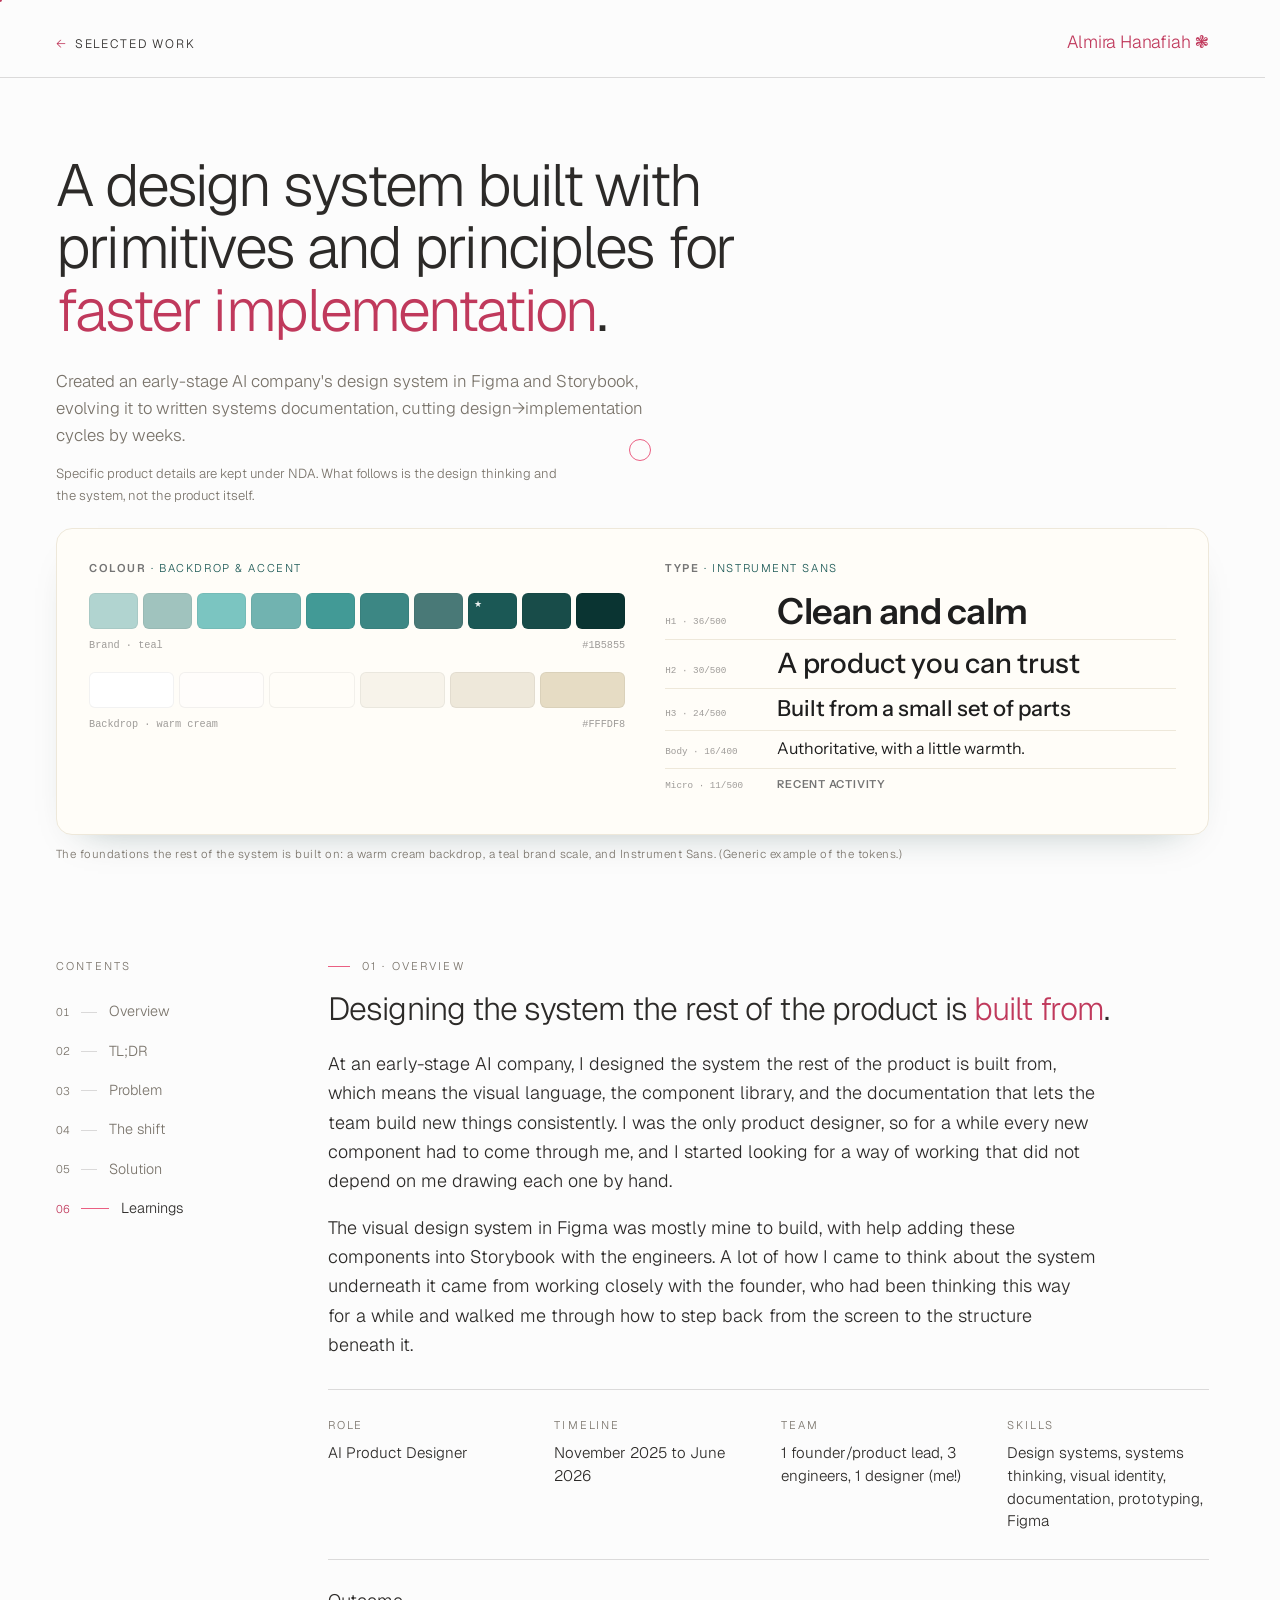
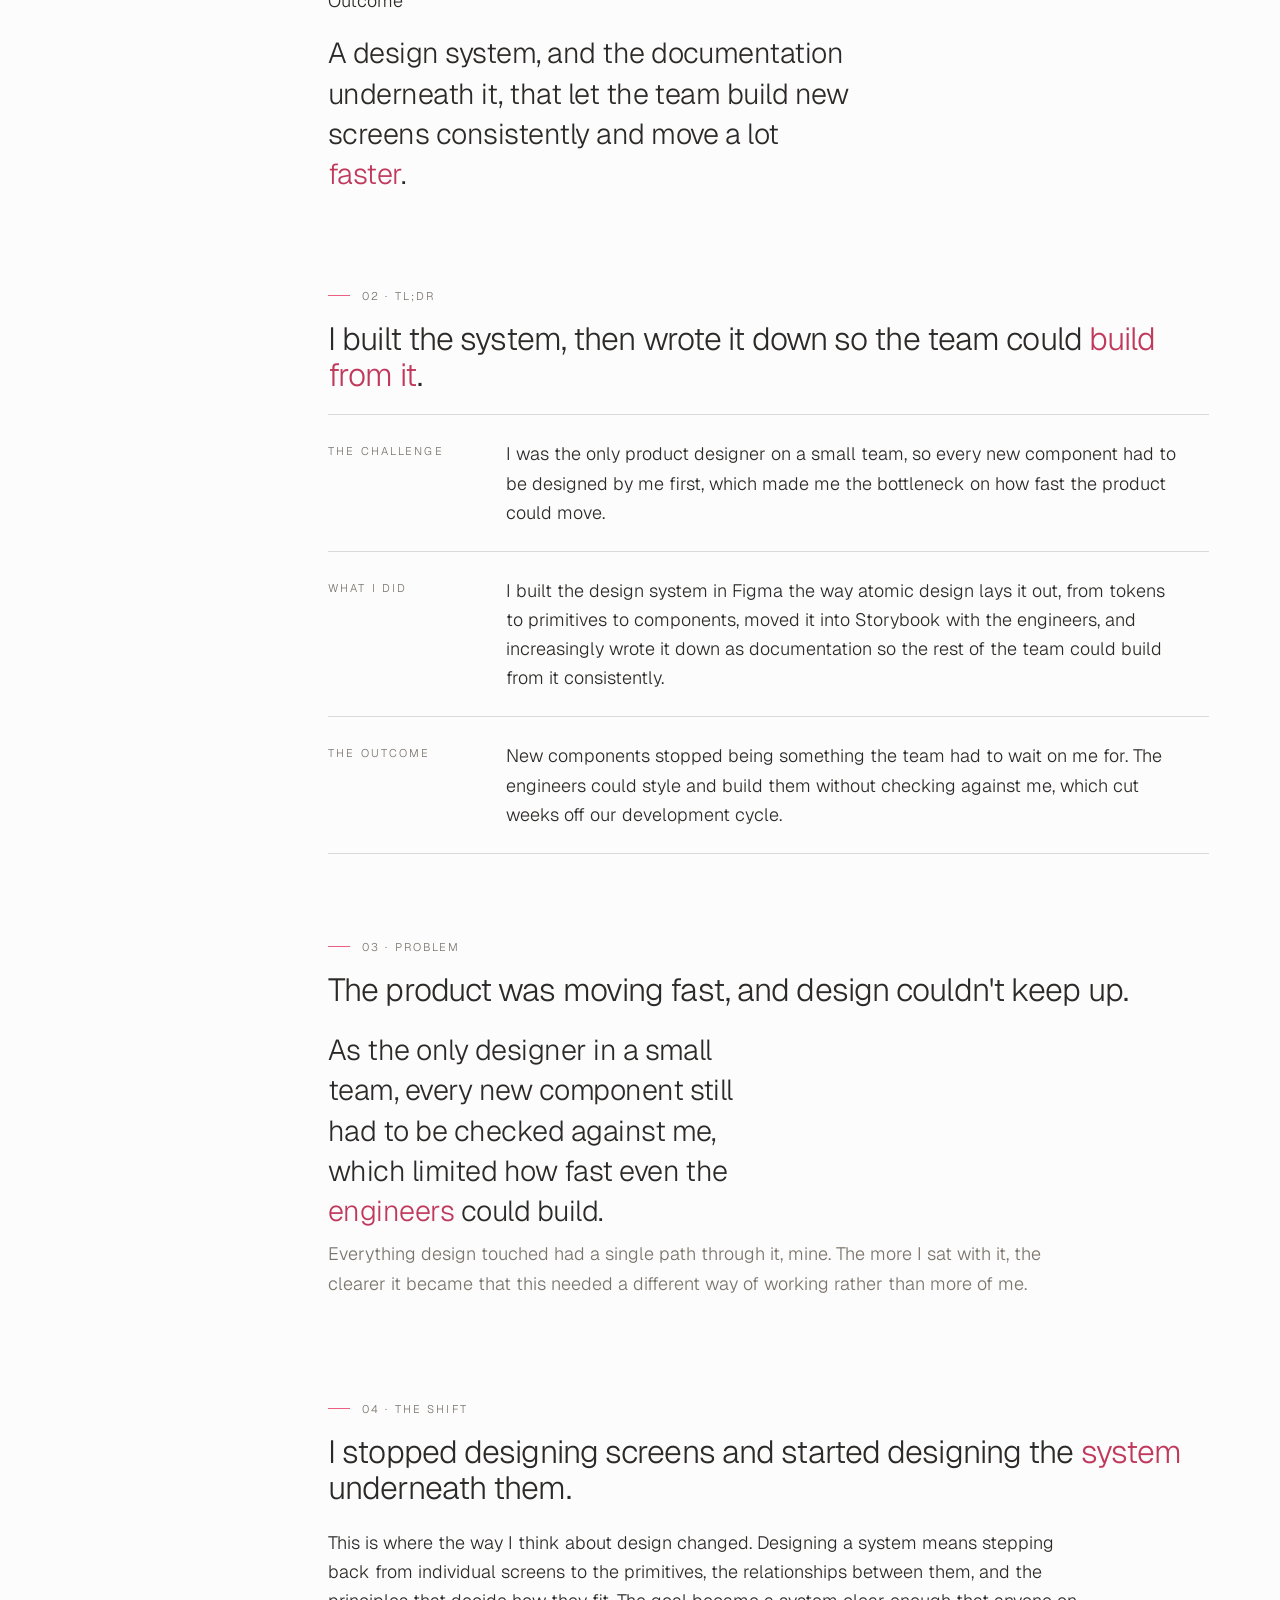
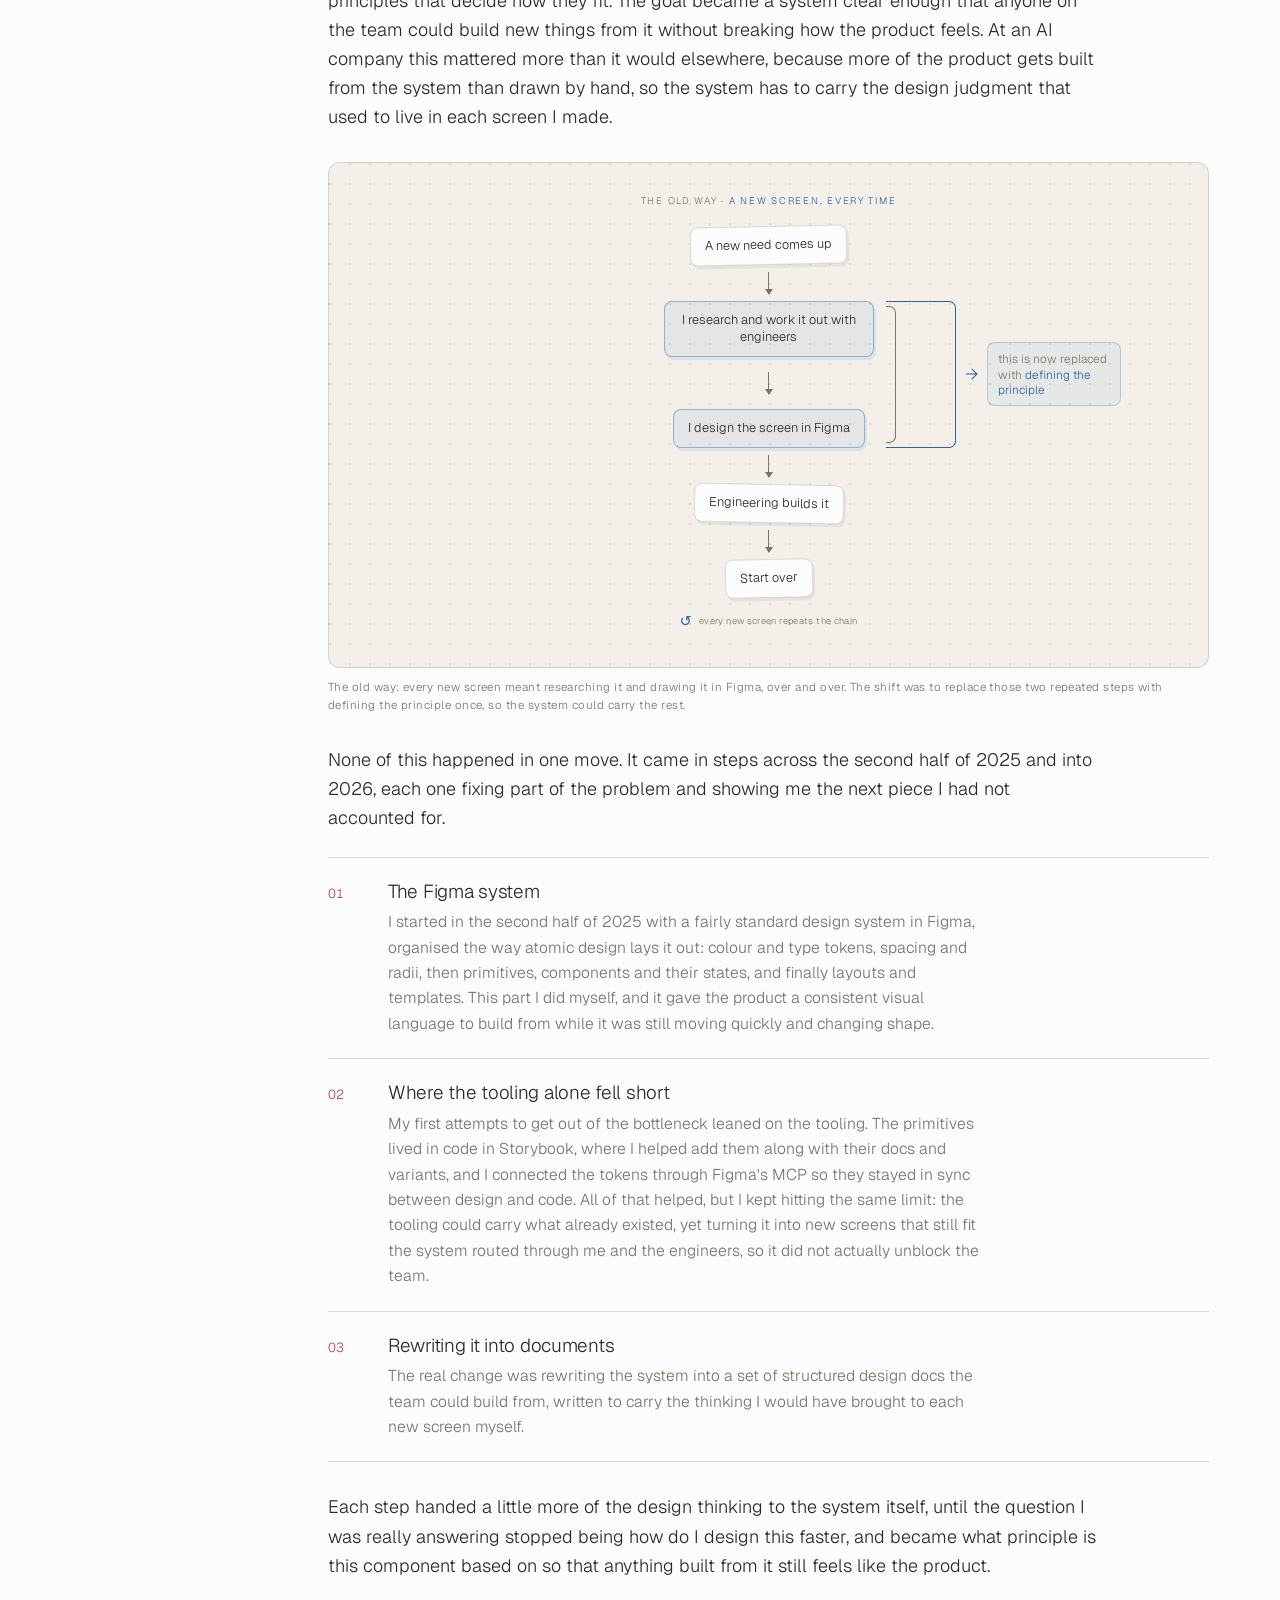
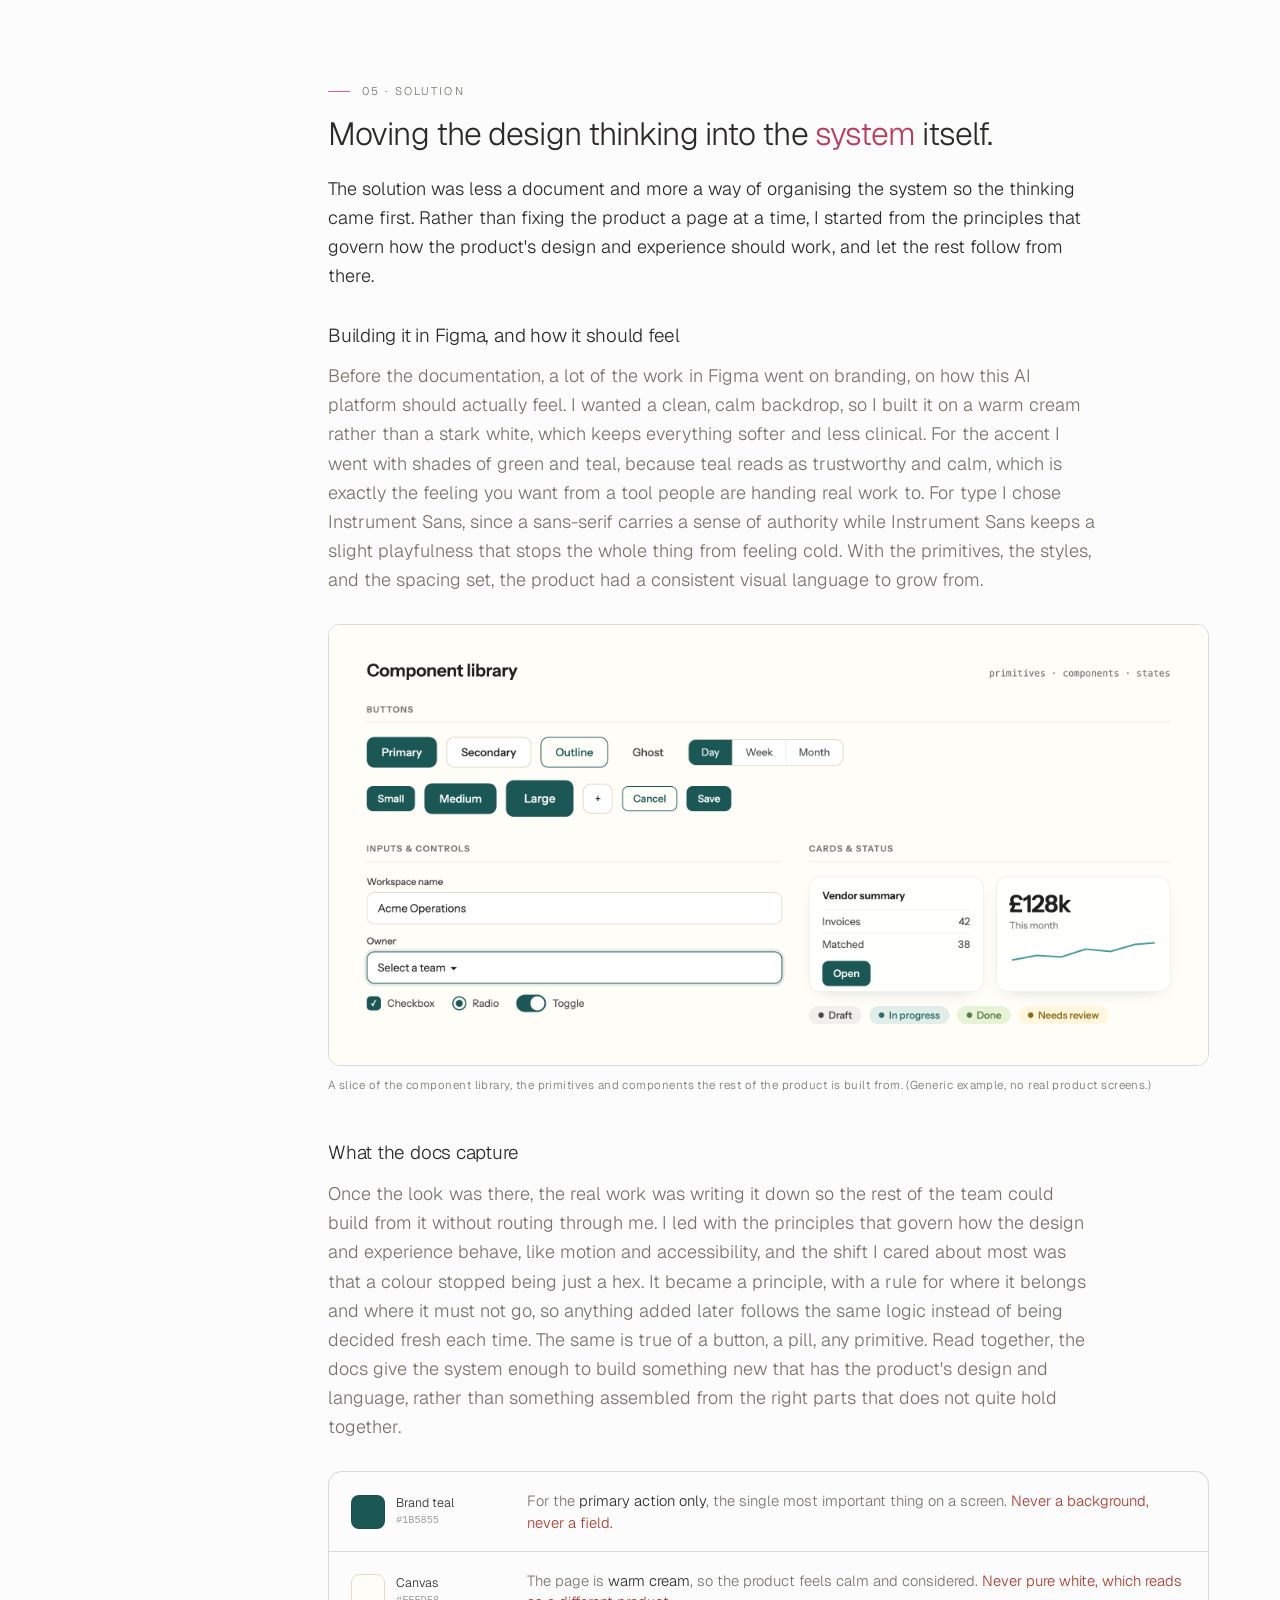
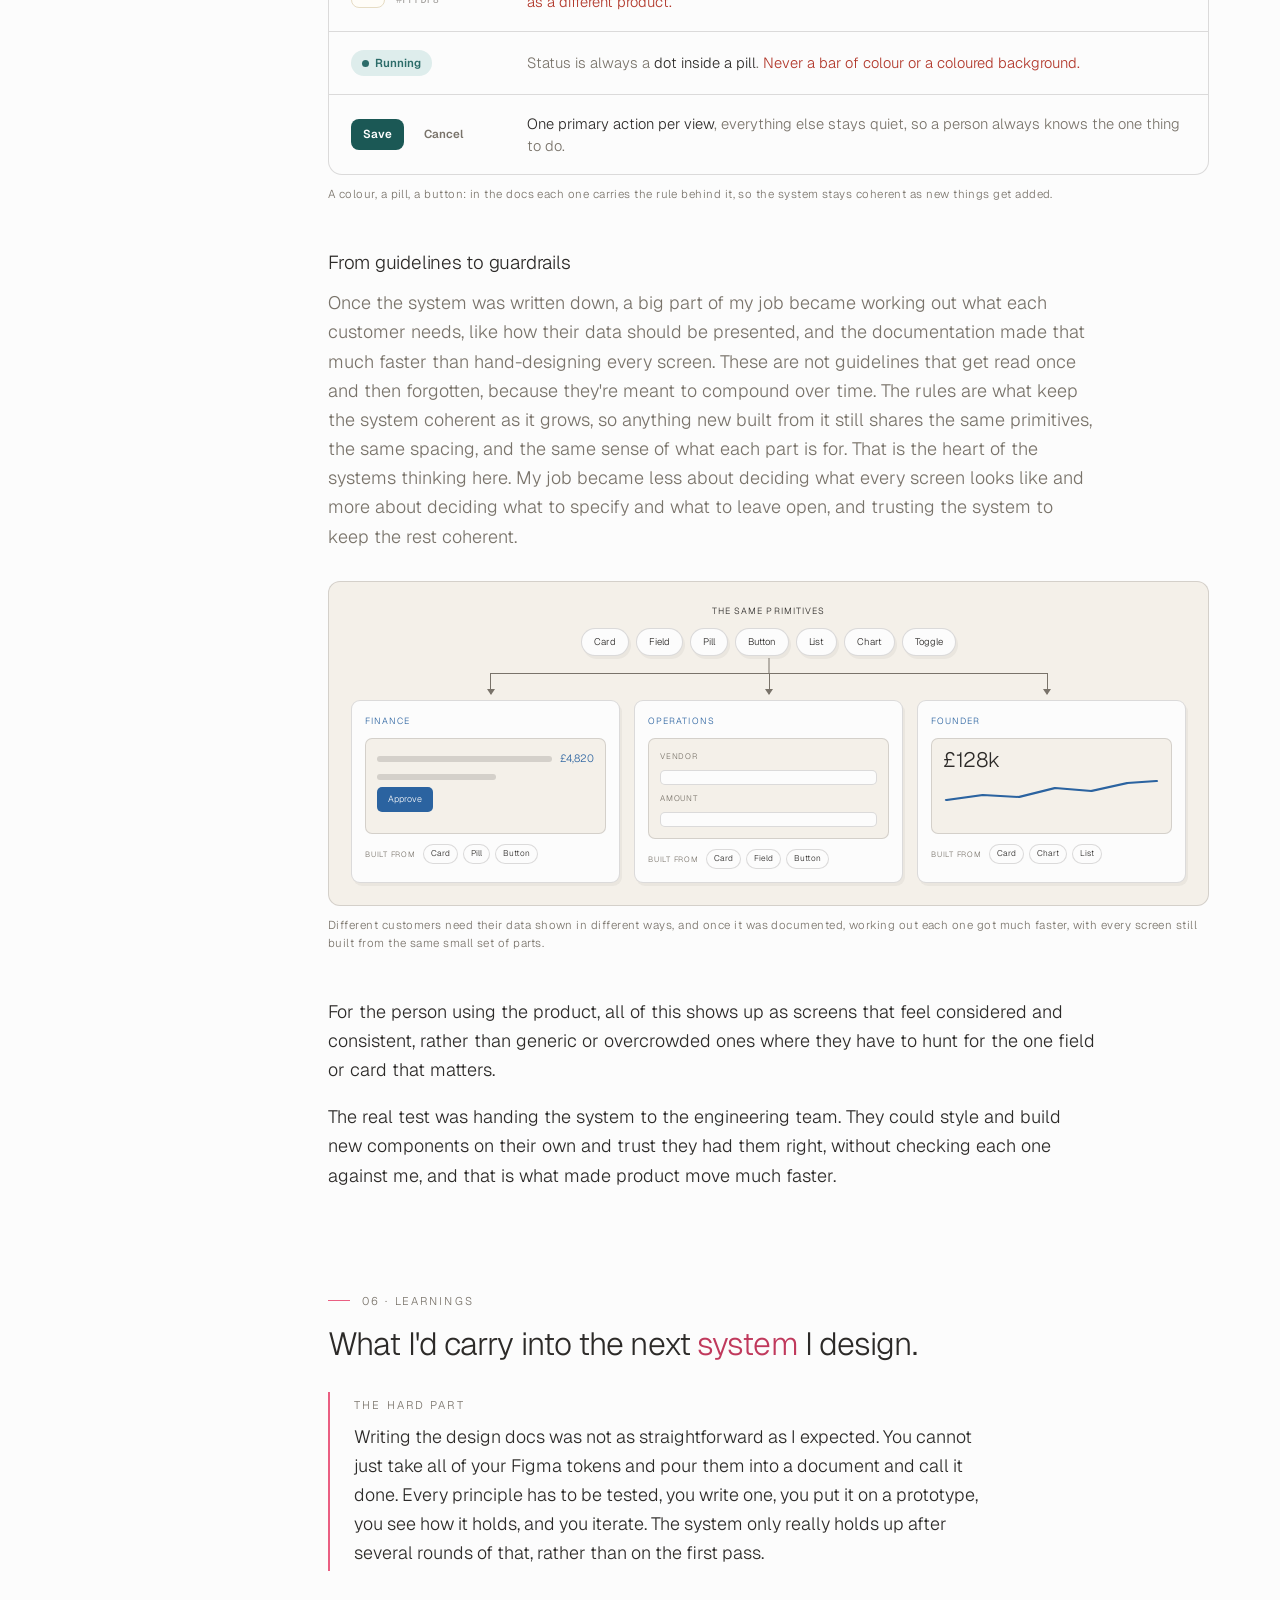
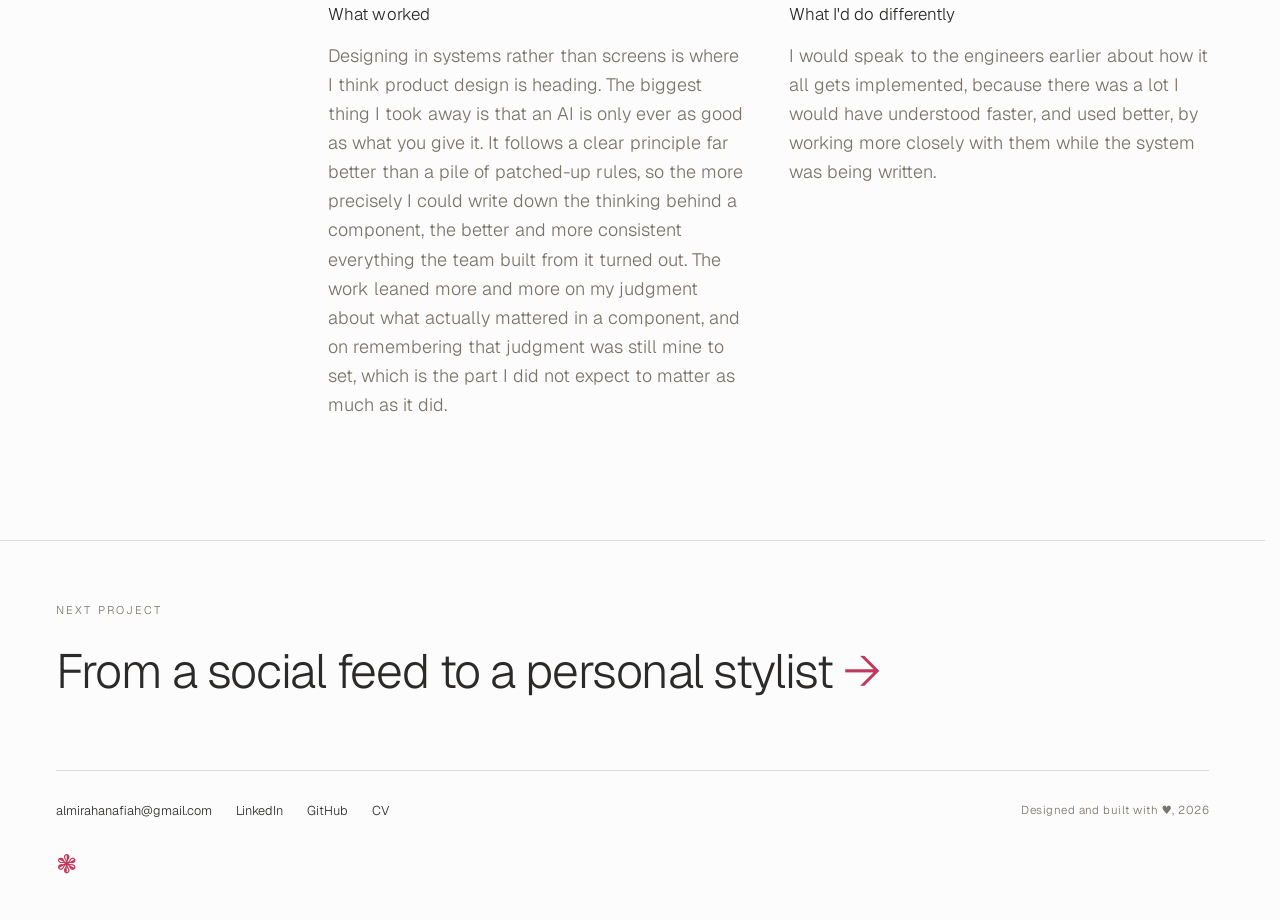
<file: work/design-system.html>
<!doctype html>
<html lang="en">
    <head>
        <meta charset="UTF-8" />
        <meta name="viewport" content="width=device-width, initial-scale=1.0" />
        <meta name="robots" content="noindex,nofollow" />
        <title>
            A design system built with primitives and principles for faster
            implementation | Almira Hanafiah
        </title>
        <meta
            name="description"
            content="Created an early-stage AI company's design system in Figma and Storybook, evolving it to written systems documentation, cutting design-to-implementation cycles by weeks."
        />
        <link rel="icon" type="image/svg+xml" href="../assets/favicon.svg" />
        <link rel="preconnect" href="https://fonts.googleapis.com" />
        <link rel="preconnect" href="https://fonts.gstatic.com" crossorigin />
        <link
            href="https://fonts.googleapis.com/css2?family=Geist:wght@100..900&display=swap"
            rel="stylesheet"
        />
        <link
            href="https://fonts.googleapis.com/css2?family=Instrument+Sans:wght@400;500;600&display=swap"
            rel="stylesheet"
        />
        <link rel="stylesheet" href="../assets/css/styles.css" />
        <style>
            /* blue accent scoped to the visual blocks only; text and lines keep the site's pink */
            .fj,
            .kit,
            .md-snip,
            .evo {
                --pink: #377cc6;
                --pink-deep: #2b63a0;
            }

            /* ============ CASE HEADER ============ */
            .cs-header {
                padding: 76px 0 48px;
            }
            .cs-header .eyebrow {
                margin-bottom: 26px;
            }
            .cs-title {
                font-size: clamp(2.2rem, 4.7vw, 3.7rem);
                line-height: 1.06;
                letter-spacing: -0.035em;
                max-width: 18ch;
            }
            .cs-title em {
                font-style: normal;
                color: var(--pink-deep);
            }
            .cs-header .dek {
                margin-top: 26px;
                max-width: 56ch;
                color: var(--ink-soft);
                font-size: 1.05rem;
            }
            .cs-header .nda {
                display: block;
                margin-top: 14px;
                font-size: 0.82rem;
                color: var(--ink-soft);
                max-width: 56ch;
            }

            /* hero plate */
            .plate {
                background: var(--paper-2);
                border: 1px solid var(--rule);
                display: flex;
                align-items: center;
                justify-content: center;
            }
            .plate .g {
                width: 30px;
                height: 30px;
                border: 1px solid var(--ink-soft);
            }
            .hero-plate {
                aspect-ratio: 16 / 7;
                margin-bottom: 8px;
            }
            .cap {
                font-size: 0.72rem;
                color: var(--ink-soft);
                letter-spacing: 0.04em;
            }

            /* ============ LAYOUT: sticky TOC + article ============ */
            .layout {
                display: grid;
                grid-template-columns: 200px 1fr;
                gap: 72px;
                padding-top: 64px;
                padding-bottom: 96px;
            }

            /* ---- TOC ---- */
            .toc {
                position: sticky;
                top: 44px;
                align-self: start;
            }
            .toc .label {
                margin-bottom: 18px;
            }
            .toc ol {
                list-style: none;
            }
            .toc li {
                margin-bottom: 2px;
            }
            .toc a {
                display: flex;
                align-items: center;
                gap: 12px;
                padding: 7px 0;
                font-size: 0.9rem;
                color: var(--ink-soft);
                transition: color 0.25s var(--ease);
            }
            .toc a .tick {
                width: 16px;
                height: 1px;
                background: var(--rule);
                transition:
                    width 0.25s var(--ease),
                    background-color 0.25s var(--ease);
                flex-shrink: 0;
            }
            .toc a .n {
                font-size: 0.7rem;
                font-variant-numeric: tabular-nums;
                color: var(--ink-soft);
                width: 1.2em;
            }
            .toc a:hover {
                color: var(--ink);
            }
            .toc a.active {
                color: var(--ink);
            }
            .toc a.active .tick {
                width: 28px;
                background: var(--pink);
            }
            .toc a.active .n {
                color: var(--pink-deep);
            }

            /* ---- ARTICLE ---- */
            .article {
                min-width: 0;
            }
            .cs-sec {
                scroll-margin-top: 36px;
                padding-bottom: 84px;
            }
            .sec-tag {
                display: flex;
                align-items: center;
                gap: 12px;
                margin-bottom: 16px;
            }
            .sec-tag::before {
                content: "";
                width: 22px;
                height: 1px;
                background: var(--pink);
            }
            .cs-sec h2 {
                font-size: clamp(1.55rem, 2.5vw, 2.1rem);
                letter-spacing: -0.028em;
                line-height: 1.12;
                margin-bottom: 22px;
            }
            .cs-sec h2 em {
                font-style: normal;
                color: var(--pink-deep);
            }
            .cs-sec p {
                max-width: 64ch;
                margin-bottom: 18px;
                color: var(--ink);
            }
            .cs-sec p.muted {
                color: var(--ink-soft);
            }
            .cs-sec p em {
                font-style: normal;
                color: var(--pink-deep);
            }
            .cs-sec h3 {
                font-size: 1.06rem;
                letter-spacing: 0.005em;
                margin: 36px 0 12px;
            }

            /* quick facts */
            .facts {
                display: grid;
                grid-template-columns: repeat(4, 1fr);
                gap: 24px;
                margin: 30px 0 8px;
                padding: 26px 0;
                border-top: 1px solid var(--rule);
                border-bottom: 1px solid var(--rule);
            }
            .facts .k {
                margin-bottom: 8px;
            }
            .facts .v {
                font-size: 0.95rem;
                line-height: 1.5;
            }

            /* outcome / callout line */
            .callout {
                font-size: clamp(1.3rem, 2.3vw, 1.8rem);
                line-height: 1.4;
                letter-spacing: -0.018em;
                max-width: 28ch;
                margin: 6px 0 8px;
            }
            .callout em {
                font-style: normal;
                color: var(--pink-deep);
            }
            .callout.tight {
                max-width: 24ch;
            }

            /* TL;DR three-part */
            .tldr {
                border-top: 1px solid var(--rule);
            }
            .tldr .part {
                display: grid;
                grid-template-columns: 150px 1fr;
                gap: 28px;
                padding: 24px 0;
                border-bottom: 1px solid var(--rule);
            }
            .tldr .part .k {
                padding-top: 3px;
            }
            .tldr .part p {
                margin: 0;
                max-width: 56ch;
            }

            /* key insight note */
            .insight {
                border-left: 2px solid var(--pink);
                padding: 4px 0 4px 24px;
                margin: 30px 0;
            }
            .insight .k {
                margin-bottom: 8px;
            }
            .insight p {
                margin: 0;
                font-size: 1.12rem;
                max-width: 52ch;
            }
            .insight p em {
                font-style: normal;
                color: var(--pink-deep);
            }

            /* decisions / evolution list */
            .steps {
                border-top: 1px solid var(--rule);
                margin-top: 24px;
            }
            .step {
                display: grid;
                grid-template-columns: 36px 1fr;
                gap: 24px;
                padding: 22px 0;
                border-bottom: 1px solid var(--rule);
            }
            .step .sn {
                font-variant-numeric: tabular-nums;
                color: var(--pink-deep);
                font-size: 0.82rem;
                padding-top: 3px;
            }
            .step h3 {
                font-size: 1.18rem;
                letter-spacing: -0.015em;
                line-height: 1.25;
                margin: 0 0 6px;
            }
            .step p {
                margin: 0;
                max-width: 60ch;
                color: var(--ink-soft);
                font-size: 0.98rem;
            }

            /* solution moments */
            .moment {
                margin-bottom: 44px;
            }
            .moment h3 {
                font-size: 1.18rem;
                letter-spacing: -0.012em;
                margin: 30px 0 10px;
            }
            .moment p {
                color: var(--ink);
                max-width: 64ch;
            }
            .moment p.muted {
                color: var(--ink-soft);
            }

            /* figures */
            figure {
                margin: 30px 0;
            }
            .screen {
                aspect-ratio: 4 / 5;
            }
            .wide {
                aspect-ratio: 16 / 9;
            }
            .pair {
                display: grid;
                grid-template-columns: 1fr 1fr;
                gap: 20px;
            }
            figure .cap {
                display: block;
                margin-top: 10px;
            }

            /* ============ FIGJAM-STYLE SHIFT DIAGRAM ============ */
            .fj {
                position: relative;
                background: var(--paper-2);
                background-image: radial-gradient(
                    rgba(44, 42, 40, 0.13) 1px,
                    transparent 1px
                );
                background-size: 20px 20px;
                background-position: -9px -9px;
                border: 1px solid var(--rule);
                border-radius: 12px;
                padding: 30px 26px 34px;
                overflow: hidden;
            }
            .fj-grid {
                display: grid;
                grid-template-columns: 1fr 72px 1fr;
                align-items: start;
                position: relative;
            }
            .fj-col {
                display: flex;
                flex-direction: column;
                align-items: center;
            }
            .fj-head {
                font-size: 0.6rem;
                text-transform: uppercase;
                letter-spacing: 0.18em;
                color: var(--ink-soft);
                margin-bottom: 18px;
                text-align: center;
            }
            .fj-head b {
                color: var(--pink-deep);
                font-weight: var(--w);
            }
            .fj-card {
                background: var(--paper);
                border: 1px solid var(--rule);
                border-radius: 8px;
                box-shadow: 2px 3px 0 rgba(44, 42, 40, 0.07);
                padding: 10px 14px;
                font-size: 0.8rem;
                line-height: 1.32;
                color: var(--ink);
                text-align: center;
                max-width: 210px;
            }
            .fj-card.r1 {
                transform: rotate(-1.2deg);
            }
            .fj-card.r2 {
                transform: rotate(1deg);
            }
            .fj-card.tint {
                background: rgba(55, 124, 198, 0.07);
                border-color: rgba(55, 124, 198, 0.34);
            }
            .fj-card.me {
                font-size: 0.56rem;
                letter-spacing: 0.12em;
                text-transform: uppercase;
                color: var(--pink-deep);
                padding: 6px 10px;
                background: rgba(55, 124, 198, 0.07);
                border-color: rgba(55, 124, 198, 0.34);
            }
            .fj-card.core {
                background: var(--ink);
                color: var(--paper);
                border-color: var(--ink);
                max-width: 232px;
                box-shadow: 2px 3px 0 rgba(44, 42, 40, 0.16);
                font-size: 0.82rem;
            }
            .fj-card.core b {
                color: var(--pink);
                font-weight: var(--w);
            }
            /* the two old steps, bracketed and collapsed into one */
            .fj-old {
                position: relative;
                padding-left: 16px;
                margin-top: 8px;
                display: flex;
                flex-direction: column;
                gap: 8px;
            }
            .fj-old::before {
                content: "";
                position: absolute;
                left: 0;
                top: 2px;
                bottom: 2px;
                width: 8px;
                border: 1.5px solid var(--rule);
                border-right: 0;
                border-radius: 5px 0 0 5px;
            }
            .fj-card.ghost {
                opacity: 0.55;
                background: transparent;
                border-style: dashed;
                text-decoration: line-through;
                text-decoration-color: rgba(44, 42, 40, 0.3);
            }
            .fj-becomes {
                font-size: 0.68rem;
                color: var(--pink-deep);
                text-align: center;
                letter-spacing: 0.04em;
                margin: 12px 0 8px;
            }
            .fj-becomes::before {
                content: "\2193";
                display: block;
                color: var(--rule);
                font-size: 1rem;
                margin-bottom: 3px;
            }
            /* single centered "before" flow with a bracket annotation */
            .fj-flow {
                display: flex;
                flex-direction: column;
                align-items: center;
            }
            .fj-card.hot {
                background: rgba(55, 124, 198, 0.09);
                border-color: rgba(55, 124, 198, 0.5);
                box-shadow: 2px 3px 0 rgba(55, 124, 198, 0.12);
            }
            .fj-mark {
                position: relative;
            }
            .fj-hotgroup {
                display: flex;
                flex-direction: column;
                align-items: center;
                gap: 8px;
            }
            .fj-annot {
                position: absolute;
                left: 100%;
                top: 0;
                bottom: 0;
                margin-left: 12px;
                display: flex;
                align-items: center;
                gap: 9px;
            }
            .fj-brace {
                width: 9px;
                align-self: stretch;
                border: 1.6px solid var(--pink-deep);
                border-left: 0;
                border-radius: 0 7px 7px 0;
            }
            .fj-arrow {
                color: var(--pink-deep);
                font-size: 1.05rem;
                flex: none;
            }
            .fj-callout {
                width: 134px;
                font-size: 0.74rem;
                line-height: 1.3;
                color: var(--ink-soft);
                background: rgba(55, 124, 198, 0.07);
                border: 1px solid rgba(55, 124, 198, 0.3);
                border-radius: 8px;
                padding: 8px 10px;
            }
            .fj-callout b {
                color: var(--pink-deep);
                font-weight: var(--w);
            }
            @media (max-width: 680px) {
                .fj-annot {
                    position: static;
                    margin: 12px 0 0;
                    justify-content: center;
                }
                .fj-brace {
                    display: none;
                }
                .fj-arrow {
                    transform: rotate(90deg);
                }
            }
            .fj-rowline {
                display: flex;
                align-items: center;
                gap: 8px;
                justify-content: center;
            }
            .fj-down {
                width: 1px;
                height: 22px;
                background: var(--ink-soft);
                position: relative;
                margin: 7px 0;
            }
            .fj-down::after {
                content: "";
                position: absolute;
                bottom: -1px;
                left: 50%;
                transform: translateX(-50%);
                border-left: 4px solid transparent;
                border-right: 4px solid transparent;
                border-top: 6px solid var(--ink-soft);
            }
            .fj-loop {
                font-size: 0.58rem;
                letter-spacing: 0.04em;
                color: var(--ink-soft);
                margin-top: 12px;
                display: flex;
                align-items: center;
                gap: 7px;
                text-align: center;
            }
            .fj-loop .lc {
                color: var(--pink-deep);
                font-size: 0.9rem;
            }
            .fj-mid {
                display: flex;
                flex-direction: column;
                align-items: center;
                justify-content: center;
                align-self: center;
                gap: 8px;
            }
            .fj-mid .ar {
                font-size: 1.5rem;
                line-height: 1;
                color: var(--pink-deep);
            }
            .fj-mid .ml {
                font-size: 0.55rem;
                text-transform: uppercase;
                letter-spacing: 0.14em;
                color: var(--ink-soft);
            }
            .fj-actors {
                display: flex;
                gap: 10px;
                margin-bottom: 4px;
            }
            .fj-chip {
                font-size: 0.58rem;
                text-transform: uppercase;
                letter-spacing: 0.12em;
                color: var(--ink);
                background: var(--paper);
                border: 1px solid var(--rule);
                border-radius: 999px;
                padding: 5px 12px;
                box-shadow: 2px 3px 0 rgba(44, 42, 40, 0.06);
            }
            .fj-chip.pink {
                color: var(--pink-deep);
                background: rgba(55, 124, 198, 0.07);
                border-color: rgba(55, 124, 198, 0.34);
            }
            .fj-fan {
                width: 100%;
                max-width: 232px;
                height: auto;
                display: block;
                margin: 2px 0;
            }
            .fj-fan path {
                stroke: var(--ink-soft);
                fill: none;
                stroke-width: 1.2;
            }
            .fj-fan polygon {
                fill: var(--ink-soft);
            }
            .fj-screens {
                display: flex;
                gap: 10px;
                justify-content: center;
                flex-wrap: wrap;
            }
            .fj-screens .fj-card {
                max-width: 120px;
                padding: 9px 11px;
                font-size: 0.73rem;
            }
            .fj-docs {
                display: flex;
                gap: 8px;
                flex-wrap: wrap;
                justify-content: center;
            }
            .fj-doc {
                background: var(--paper);
                border: 1px solid var(--rule);
                border-radius: 6px;
                box-shadow: 2px 3px 0 rgba(44, 42, 40, 0.06);
                padding: 7px 10px;
                text-align: center;
            }
            .fj-doc .dn {
                display: block;
                font-size: 0.66rem;
                color: var(--ink);
            }
            .fj-doc .dr {
                display: block;
                font-size: 0.52rem;
                text-transform: uppercase;
                letter-spacing: 0.1em;
                color: var(--ink-soft);
                margin-top: 3px;
            }
            .fj-card.core .ct {
                display: block;
                font-size: 0.84rem;
            }
            .fj-card.core .cs {
                display: block;
                margin-top: 5px;
                font-size: 0.64rem;
                letter-spacing: 0.03em;
                color: rgba(252, 252, 252, 0.78);
            }
            .fj-by {
                font-size: 0.54rem;
                text-transform: uppercase;
                letter-spacing: 0.12em;
                color: var(--ink-soft);
                margin: 12px 0 4px;
            }
            .fj-group {
                display: flex;
                align-items: stretch;
                justify-content: center;
            }
            .fj-group-cards {
                display: flex;
                flex-direction: column;
                gap: 6px;
            }
            .fj-brace {
                position: relative;
                width: 70px;
                display: flex;
                align-items: center;
            }
            .fj-brace::before {
                content: "";
                position: absolute;
                left: 0;
                top: 4px;
                bottom: 4px;
                width: 9px;
                border: 1px solid var(--ink-soft);
                border-left: none;
                border-radius: 0 7px 7px 0;
            }
            .fj-brace-label {
                padding-left: 18px;
                font-size: 0.55rem;
                line-height: 1.35;
                text-transform: uppercase;
                letter-spacing: 0.1em;
                color: var(--pink-deep);
            }
            .fj-brace-label .sub {
                display: block;
                margin-top: 5px;
                font-size: 0.52rem;
                letter-spacing: 0.03em;
                text-transform: none;
                color: var(--ink-soft);
            }

            /* evolution arrow strip */
            .evo {
                display: flex;
                align-items: center;
                gap: 10px;
                flex-wrap: wrap;
                background: var(--paper-2);
                border: 1px solid var(--rule);
                border-radius: 12px;
                padding: 18px 20px;
            }
            .evo .node {
                background: var(--paper);
                border: 1px solid var(--rule);
                border-radius: 8px;
                padding: 9px 13px;
                font-size: 0.78rem;
                color: var(--ink);
                box-shadow: 2px 3px 0 rgba(44, 42, 40, 0.06);
            }
            .evo .node.end {
                background: rgba(55, 124, 198, 0.07);
                border-color: rgba(55, 124, 198, 0.34);
                color: var(--pink-deep);
            }
            .evo .ar {
                color: var(--pink-deep);
                font-size: 1rem;
            }
            @media (max-width: 560px) {
                .evo {
                    flex-direction: column;
                    align-items: stretch;
                }
                .evo .node {
                    text-align: center;
                }
                .evo .ar {
                    transform: rotate(90deg);
                    align-self: center;
                }
            }

            /* foundations: colour + type specimen (hero) */
            .found {
                background: #fffdf8; /* warm cream backdrop */
                border: 1px solid #eee8da;
                border-radius: 16px;
                padding: 30px 32px 32px;
                box-shadow: 0 18px 40px -28px rgba(10, 52, 50, 0.4);
            }
            .found-grid {
                display: grid;
                grid-template-columns: 1.05fr 1fr;
                gap: 40px;
            }
            .found-h {
                font-size: 0.7rem;
                letter-spacing: 0.14em;
                text-transform: uppercase;
                color: #757575;
                margin: 0 0 16px;
                font-weight: 600;
            }
            .found-h .su {
                color: #1b5855;
            } /* teal label accent */
            .sc {
                margin-bottom: 18px;
            }
            .sc-row {
                display: grid;
                grid-auto-flow: column;
                grid-auto-columns: 1fr;
                gap: 5px;
            }
            .sw {
                height: 36px;
                border-radius: 6px;
                border: 1px solid rgba(0, 0, 0, 0.05);
                position: relative;
            }
            .sw.star::after {
                content: "★";
                position: absolute;
                top: 3px;
                left: 5px;
                font-size: 9px;
                color: rgba(255, 255, 255, 0.92);
            }
            .sc-meta {
                display: flex;
                justify-content: space-between;
                font-size: 0.64rem;
                color: #9f9c99;
                font-family: ui-monospace, monospace;
                margin-top: 8px;
            }
            .spec {
                font-family: "Instrument Sans", sans-serif;
                color: #1e1e1e;
            }
            .spec-row {
                display: flex;
                align-items: baseline;
                gap: 16px;
                padding: 9px 0;
                border-top: 1px solid #eee8da;
            }
            .spec-row:first-child {
                border-top: 0;
                padding-top: 0;
            }
            .spec-tag {
                font-family: ui-monospace, monospace;
                font-size: 0.58rem;
                color: #9f9c99;
                width: 96px;
                flex: none;
            }
            .spec-txt {
                line-height: 1.04;
            }
            .s-h1 {
                font-size: 36px;
                font-weight: 600;
                letter-spacing: -0.02em;
            }
            .s-h2 {
                font-size: 28px;
                font-weight: 500;
                letter-spacing: -0.01em;
            }
            .s-h3 {
                font-size: 22px;
                font-weight: 500;
            }
            .s-body {
                font-size: 16px;
                font-weight: 400;
            }
            .s-micro {
                font-size: 11px;
                font-weight: 600;
                text-transform: uppercase;
                letter-spacing: 0.07em;
                color: #757575;
            }
            @media (max-width: 760px) {
                .found-grid {
                    grid-template-columns: 1fr;
                    gap: 28px;
                }
            }

            /* tokens-carry-rules: a colour (or button, primitive) as a principle */
            .prin {
                border: 1px solid var(--rule);
                border-radius: 14px;
                overflow: hidden;
                background: var(--paper);
            }
            .prin-row {
                display: grid;
                grid-template-columns: 150px 1fr;
                gap: 26px;
                align-items: center;
                padding: 18px 22px;
                border-top: 1px solid var(--rule);
            }
            .prin-row:first-child {
                border-top: 0;
            }
            .prin-vis {
                display: flex;
                align-items: center;
                gap: 11px;
            }
            .prin-sw {
                width: 34px;
                height: 34px;
                border-radius: 8px;
                flex: none;
                border: 1px solid rgba(0, 0, 0, 0.06);
            }
            .prin-tk {
                font-size: 0.7rem;
                line-height: 1.35;
                color: var(--ink-soft);
            }
            .prin-tk b {
                display: block;
                color: var(--ink);
                font-weight: var(--w);
                font-size: 0.78rem;
            }
            .prin-tk .hex {
                font-family: ui-monospace, monospace;
                font-size: 0.64rem;
                color: #9f9c99;
            }
            .prin-pill {
                display: inline-flex;
                align-items: center;
                gap: 6px;
                padding: 4px 11px;
                border-radius: 9999px;
                background: rgba(66, 154, 150, 0.16);
                color: #2c6c69;
                font-size: 0.72rem;
                font-weight: 600;
            }
            .prin-pill .dot {
                width: 7px;
                height: 7px;
                border-radius: 50%;
                background: currentColor;
            }
            .prin-btns {
                display: flex;
                gap: 8px;
                align-items: center;
            }
            .prin-b {
                font-size: 0.72rem;
                font-weight: 600;
                border-radius: 8px;
                padding: 6px 12px;
            }
            .prin-b.pri {
                background: #1b5855;
                color: #fff;
            }
            .prin-b.gho {
                color: var(--ink-soft);
            }
            .prin-rule {
                font-size: 0.92rem;
                color: var(--ink-soft);
                line-height: 1.45;
            }
            .prin-rule b {
                color: var(--ink);
                font-weight: var(--w);
            }
            .prin-rule .never {
                color: #b1372a;
            }
            @media (max-width: 600px) {
                .prin-row {
                    grid-template-columns: 1fr;
                    gap: 12px;
                }
            }

            /* hero: design system -> design docs -> a built component */
            .ds-hero {
                display: grid;
                grid-template-columns: 1fr 38px 1fr 38px 1fr;
                align-items: stretch;
            }
            .dsf {
                background: #fff;
                border: 1px solid #e6e4e0;
                border-radius: 10px;
                overflow: hidden;
                display: flex;
                flex-direction: column;
                box-shadow: 0 4px 10px rgba(0, 0, 0, 0.04);
                min-height: 212px;
            }
            .dsf-bar {
                display: flex;
                align-items: center;
                gap: 6px;
                padding: 7px 11px;
                border-bottom: 1px solid #eeece7;
                background: #fafaf8;
            }
            .dsf-bar .d {
                width: 7px;
                height: 7px;
                border-radius: 50%;
                background: #dad8d2;
            }
            .dsf-bar .nm {
                margin-left: 5px;
                font-size: 0.58rem;
                color: #8c8a85;
                letter-spacing: 0.03em;
            }
            .ds-arrow {
                display: flex;
                flex-direction: column;
                align-items: center;
                justify-content: center;
            }
            .ds-arrow .a {
                color: #1b5855;
                font-size: 1.1rem;
                line-height: 1;
            }
            .ds-arrow .l {
                font-size: 0.46rem;
                text-transform: uppercase;
                letter-spacing: 0.1em;
                color: #a6a29b;
                margin-top: 4px;
                text-align: center;
                max-width: 34px;
                line-height: 1.3;
            }

            /* panel 1 - Figma */
            .fig-body {
                flex: 1;
                display: flex;
            }
            .fig-rail {
                width: 82px;
                border-right: 1px solid #eeece7;
                background: #fafaf8;
                padding: 9px 7px;
                display: flex;
                flex-direction: column;
                gap: 2px;
            }
            .fig-rail .ph {
                font-size: 0.46rem;
                text-transform: uppercase;
                letter-spacing: 0.08em;
                color: #b5b2ac;
                margin-bottom: 4px;
            }
            .fig-rail .pg {
                font-size: 0.56rem;
                color: #5c5a55;
                padding: 3px 6px;
                border-radius: 4px;
            }
            .fig-rail .pg.on {
                background: #eceafb;
                color: #6750c4;
            }
            .fig-canvas {
                flex: 1;
                background: #f4f3f0;
                padding: 12px;
                display: flex;
                flex-direction: column;
                gap: 11px;
            }
            .fig-frame {
                border: 1px dashed #9747ff;
                border-radius: 4px;
                padding: 9px 10px;
                background: #fff;
            }
            .fig-lab {
                font-size: 0.54rem;
                color: #3a3833;
                margin-bottom: 5px;
            }
            .fig-input {
                height: 17px;
                border: 1px solid #dcdad4;
                border-radius: 4px;
                background: #fff;
            }
            .fig-select {
                height: 17px;
                border: 1px solid #dcdad4;
                border-radius: 4px;
                background: #fff;
                display: flex;
                align-items: center;
                justify-content: flex-end;
                padding: 0 6px;
                color: #b5b2ac;
                font-size: 0.5rem;
            }

            /* panel 2 - structured design docs */
            .mdp-body {
                flex: 1;
                padding: 14px 16px;
                background: #fff;
                font-family: ui-monospace, SFMono-Regular, Menlo, monospace;
                font-size: 0.6rem;
                color: #44423d;
                line-height: 1.7;
            }
            .mdp-body .h {
                color: #1b5855;
            }
            .mdp-body .k {
                color: #6750c4;
            }
            .mdp-line {
                height: 6px;
                border-radius: 3px;
                background: #eceae4;
                margin: 8px 0;
            }
            .mdp-line.w1 {
                width: 86%;
            }
            .mdp-line.w2 {
                width: 64%;
            }
            .mdp-line.w3 {
                width: 73%;
            }

            /* panel 3 - built component */
            .cmp-body {
                flex: 1;
                padding: 14px;
                background: #fffdfb;
                display: flex;
                flex-direction: column;
                font-family: "Instrument Sans", var(--font);
            }
            .cmp-top {
                display: flex;
                align-items: flex-start;
                justify-content: space-between;
            }
            .cmp-title {
                font-size: 0.8rem;
                font-weight: 600;
                color: #1e1e1e;
                line-height: 1.2;
            }
            .cmp-sub {
                font-size: 0.54rem;
                color: #9f9c99;
            }
            .cmp-val {
                font-size: 0.56rem;
                font-weight: 600;
                color: #2c7a55;
                background: #e8f5ec;
                border-radius: 999px;
                padding: 2px 8px;
                opacity: 0;
                transition: opacity 0.25s var(--ease);
                white-space: nowrap;
            }
            .dsf:hover .cmp-val {
                opacity: 1;
            }
            .cmp-chart {
                width: 100%;
                height: auto;
                margin: 8px 0 2px;
                display: block;
            }
            .cmp-chart .area {
                fill: rgba(27, 88, 71, 0.1);
            }
            .cmp-chart .line {
                fill: none;
                stroke: #1b5855;
                stroke-width: 2;
                stroke-linecap: round;
                stroke-linejoin: round;
                stroke-dasharray: 280;
                animation: cmpdraw 2.4s var(--ease) both;
            }
            .cmp-chart .dot {
                fill: #1b5855;
            }
            .cmp-cap {
                font-size: 0.56rem;
                color: #757575;
                line-height: 1.45;
                margin-top: auto;
                padding-top: 8px;
            }
            @keyframes cmpdraw {
                from {
                    stroke-dashoffset: 280;
                }
                to {
                    stroke-dashoffset: 0;
                }
            }

            /* panel 1 - radio variety */
            .fig-radio {
                display: flex;
                flex-direction: column;
                gap: 5px;
            }
            .fig-radio .opt {
                display: flex;
                align-items: center;
                gap: 6px;
                font-size: 0.52rem;
                color: #3a3833;
            }
            .fig-radio .rd {
                width: 10px;
                height: 10px;
                border-radius: 50%;
                border: 1px solid #bbb8b0;
                flex-shrink: 0;
            }
            .fig-radio .rd.on {
                border-color: #1b5855;
                background: radial-gradient(#1b5855 38%, #fff 42%);
            }

            /* panel 3 - built form */
            .form-top {
                display: flex;
                align-items: center;
                justify-content: space-between;
                margin-bottom: 11px;
            }
            .form-title {
                font-size: 0.78rem;
                font-weight: 600;
                color: #1e1e1e;
            }
            .form-tool {
                display: inline-flex;
                align-items: center;
                gap: 5px;
                font-size: 0.54rem;
                color: #2c6360;
                background: #e3eeec;
                border: 1px solid #cfe3e0;
                border-radius: 999px;
                padding: 2px 8px 2px 3px;
            }
            .form-tool .ic {
                width: 14px;
                height: 14px;
                border-radius: 4px;
                background: #1b5855;
                flex-shrink: 0;
            }
            .ff {
                margin-bottom: 8px;
            }
            .ff-lab {
                display: block;
                font-size: 0.5rem;
                color: #757575;
                margin-bottom: 3px;
            }
            .ff-in {
                font-size: 0.58rem;
                color: #1e1e1e;
                border: 1px solid #e6e1d8;
                border-radius: 6px;
                background: #fff;
                padding: 5px 8px;
            }
            .form-btn {
                display: inline-block;
                margin-top: 5px;
                font-size: 0.66rem;
                font-weight: 600;
                color: #fff;
                background: #1b5855;
                border-radius: 7px;
                padding: 7px 14px;
            }

            @media (max-width: 820px) {
                .ds-hero {
                    grid-template-columns: 1fr;
                }
                .ds-arrow {
                    flex-direction: row;
                    gap: 7px;
                    padding: 8px 0;
                }
                .ds-arrow .a {
                    transform: rotate(90deg);
                }
                .ds-arrow .l {
                    max-width: none;
                }
            }

            /* document snippet block */
            .md-snip {
                background: var(--paper);
                border: 1px solid var(--rule);
                border-radius: 10px;
                overflow: hidden;
                box-shadow: 2px 3px 0 rgba(44, 42, 40, 0.05);
            }
            .md-bar {
                display: flex;
                align-items: center;
                gap: 7px;
                padding: 9px 14px;
                background: var(--paper-2);
                border-bottom: 1px solid var(--rule);
            }
            .md-bar .d {
                width: 8px;
                height: 8px;
                border-radius: 50%;
                background: var(--rule);
            }
            .md-bar .nm {
                margin-left: 6px;
                font-size: 0.7rem;
                letter-spacing: 0.05em;
                color: var(--ink-soft);
            }
            .md-snip pre {
                margin: 0;
                padding: 18px 20px;
                overflow-x: auto;
                font-family: ui-monospace, SFMono-Regular, Menlo, monospace;
                font-size: 0.76rem;
                line-height: 1.75;
                color: var(--ink);
                white-space: pre;
            }
            .md-snip .k {
                color: var(--pink-deep);
            }
            .md-snip .h {
                color: var(--pink-deep);
            }
            .md-snip .c {
                color: var(--ink-soft);
            }

            /* build animation (snippet -> component) */
            .build-demo .cd-frame {
                aspect-ratio: 16 / 7;
                background: var(--paper);
                border: 1px solid var(--rule);
                border-radius: 8px;
                overflow: hidden;
                display: grid;
                grid-template-columns: 1fr 1fr;
            }
            .cd-left {
                border-right: 1px solid var(--rule);
                padding: 16px 18px;
                background: var(--paper-2);
                font-family: ui-monospace, SFMono-Regular, Menlo, monospace;
                font-size: 0.64rem;
                line-height: 1.95;
                color: var(--ink-soft);
                overflow: hidden;
            }
            .cd-left .k {
                color: var(--pink-deep);
            }
            .cd-right {
                padding: 16px 18px;
                display: flex;
                align-items: center;
                justify-content: center;
            }
            .cd-card {
                width: 100%;
                max-width: 230px;
                background: var(--paper);
                border: 1px solid var(--rule);
                border-radius: 10px;
                padding: 14px;
                box-shadow: 2px 3px 0 rgba(44, 42, 40, 0.06);
            }
            .cd-card > * {
                opacity: 0;
                animation: cdbuild 6.5s var(--ease) infinite;
            }
            .cd-card .cd-top {
                display: flex;
                align-items: center;
                justify-content: space-between;
                margin-bottom: 11px;
                animation-delay: 0.2s;
            }
            .cd-card .cd-l1 {
                animation-delay: 0.7s;
            }
            .cd-card .cd-l2 {
                animation-delay: 1.05s;
            }
            .cd-card .cd-act {
                animation-delay: 1.4s;
            }
            .cd-top .t {
                font-size: 0.74rem;
                color: var(--ink);
            }
            .cd-top .p {
                display: inline-flex;
                align-items: center;
                gap: 5px;
                font-size: 0.54rem;
                text-transform: uppercase;
                letter-spacing: 0.1em;
                color: var(--ink-soft);
                border: 1px solid var(--rule);
                border-radius: 999px;
                padding: 3px 8px;
            }
            .cd-top .p i {
                width: 5px;
                height: 5px;
                border-radius: 50%;
                background: var(--pink);
                font-style: normal;
            }
            .cd-card .cd-l1,
            .cd-card .cd-l2 {
                height: 7px;
                border-radius: 3px;
                background: var(--rule);
                margin-bottom: 8px;
            }
            .cd-card .cd-l1 {
                width: 88%;
            }
            .cd-card .cd-l2 {
                width: 60%;
                margin-bottom: 13px;
            }
            .cd-card .cd-act {
                display: inline-block;
                font-size: 0.68rem;
                color: var(--paper);
                background: var(--pink-deep);
                border-radius: 6px;
                padding: 6px 14px;
            }
            @keyframes cdbuild {
                0% {
                    opacity: 0;
                    transform: translateY(6px);
                }
                10%,
                72% {
                    opacity: 1;
                    transform: none;
                }
                84%,
                100% {
                    opacity: 0;
                    transform: translateY(6px);
                }
            }
            @media (max-width: 720px) {
                .fj-grid {
                    grid-template-columns: 1fr;
                    gap: 6px;
                }
                .fj-mid {
                    flex-direction: row;
                    padding: 8px 0;
                }
                .fj-mid .ar {
                    transform: rotate(90deg);
                }
            }

            /* one kit, many screens: same primitives, different screens per role */
            .kit {
                background: var(--paper-2);
                border: 1px solid var(--rule);
                border-radius: 12px;
                padding: 22px;
            }
            .kit-row {
                display: grid;
                grid-template-columns: repeat(3, 1fr);
                gap: 14px;
            }
            .kitc {
                background: var(--paper);
                border: 1px solid var(--rule);
                border-radius: 9px;
                padding: 13px;
                box-shadow: 2px 3px 0 rgba(44, 42, 40, 0.05);
                display: flex;
                flex-direction: column;
                gap: 10px;
            }
            .kitc .who {
                font-size: 0.56rem;
                text-transform: uppercase;
                letter-spacing: 0.12em;
                color: var(--pink-deep);
            }
            .kit-screen {
                border: 1px solid var(--rule);
                border-radius: 7px;
                background: var(--paper-2);
                padding: 11px;
                display: flex;
                flex-direction: column;
                gap: 7px;
                min-height: 96px;
            }
            .kit-screen .krow {
                display: flex;
                align-items: center;
                justify-content: space-between;
                gap: 8px;
            }
            .kit-screen .kln {
                height: 6px;
                border-radius: 3px;
                background: var(--rule);
                flex: 1;
            }
            .kit-screen .kln.s {
                flex: none;
                width: 55%;
            }
            .kit-screen .kval {
                font-size: 0.66rem;
                color: var(--pink-deep);
                white-space: nowrap;
            }
            .kit-screen .kbtn {
                align-self: flex-start;
                font-size: 0.56rem;
                color: var(--paper);
                background: var(--pink-deep);
                border-radius: 5px;
                padding: 5px 11px;
            }
            .kit-screen .klab {
                font-size: 0.5rem;
                text-transform: uppercase;
                letter-spacing: 0.1em;
                color: var(--ink-soft);
            }
            .kit-screen .kfield {
                height: 15px;
                border: 1px solid var(--rule);
                border-radius: 5px;
                background: var(--paper);
            }
            .kit-screen .kbig {
                font-size: 1.3rem;
                letter-spacing: -0.02em;
                color: var(--ink);
                line-height: 1;
            }
            .kit-chart {
                width: 100%;
                height: 26px;
                display: block;
            }
            .kit-chart path {
                fill: none;
                stroke: var(--pink-deep);
                stroke-width: 2;
                stroke-linecap: round;
                stroke-linejoin: round;
            }
            .kit-from {
                display: flex;
                flex-wrap: wrap;
                align-items: center;
                gap: 5px;
            }
            .kit-from .fl {
                font-size: 0.48rem;
                text-transform: uppercase;
                letter-spacing: 0.1em;
                color: var(--ink-soft);
                margin-right: 2px;
            }
            .kit-chip {
                font-size: 0.52rem;
                color: var(--ink);
                border: 1px solid var(--rule);
                border-radius: 999px;
                padding: 2px 7px;
                background: var(--paper);
            }
            .kit-base {
                text-align: center;
                margin-bottom: 2px;
            }
            .kit-baselab {
                display: block;
                font-size: 0.56rem;
                text-transform: uppercase;
                letter-spacing: 0.12em;
                color: var(--ink-soft);
                margin-bottom: 10px;
            }
            .kit-baselab b {
                font-weight: var(--w);
                color: var(--ink);
            }
            .kit-prims {
                display: flex;
                flex-wrap: wrap;
                justify-content: center;
                gap: 7px;
            }
            .kit-branch {
                position: relative;
                height: 42px;
                margin: 2px 0 0;
            }
            .kit-branch span {
                position: absolute;
                background: var(--ink-soft);
            }
            .kit-branch .stem {
                left: 50%;
                top: 0;
                width: 1px;
                height: 15px;
                transform: translateX(-50%);
            }
            .kit-branch .rail {
                left: 16.666%;
                right: 16.666%;
                top: 15px;
                height: 1px;
            }
            .kit-branch .drop {
                top: 15px;
                width: 1px;
                height: 21px;
            }
            .kit-branch .drop.a {
                left: 16.666%;
            }
            .kit-branch .drop.b {
                left: 50%;
            }
            .kit-branch .drop.c {
                left: 83.334%;
            }
            .kit-branch .drop::after {
                content: "";
                position: absolute;
                bottom: -1px;
                left: 50%;
                transform: translateX(-50%);
                border-left: 4px solid transparent;
                border-right: 4px solid transparent;
                border-top: 6px solid var(--ink-soft);
            }
            .kit-prim {
                font-size: 0.6rem;
                color: var(--ink);
                border: 1px solid var(--rule);
                border-radius: 999px;
                padding: 5px 12px;
                background: var(--paper);
                box-shadow: 2px 3px 0 rgba(44, 42, 40, 0.05);
            }
            @media (max-width: 720px) {
                .kit-row {
                    grid-template-columns: 1fr;
                }
                .kit-branch {
                    display: none;
                }
            }

            /* learnings two-col */
            .cols2 {
                display: grid;
                grid-template-columns: 1fr 1fr;
                gap: 40px;
            }
            .cols2 h3 {
                margin-top: 0;
            }
            .cols2 p {
                margin-bottom: 0;
            }

            /* ============ FOOTER (page overrides) ============ */
            .colophon {
                padding: 30px 0 0;
            }
            .sign {
                padding-bottom: 40px;
            }

            @media (prefers-reduced-motion: reduce) {
                html {
                    scroll-behavior: auto;
                }
                .rv {
                    opacity: 1 !important;
                    transform: none !important;
                    transition: none;
                }
                .cursor,
                .toc a,
                .toc a .tick,
                .next .nt {
                    transition: none !important;
                }
                .cd-card > * {
                    animation: none !important;
                    opacity: 1 !important;
                    transform: none !important;
                }
                .cmp-chart .line {
                    animation: none !important;
                    stroke-dashoffset: 0 !important;
                }
            }
        </style>
    </head>
    <body>
        <div class="cursor" id="cursor" aria-hidden="true"></div>
        <div class="cursor-dot" id="dot" aria-hidden="true"></div>
        <div class="progress" id="progress" aria-hidden="true"></div>

        <header>
            <div class="shell">
                <div class="bar">
                    <a href="../index.html#work" class="back"
                        ><span class="ar">&larr;</span>Selected Work</a
                    >
                    <a href="../index.html" class="wordmark"
                        >Almira Hanafiah &#10051;</a
                    >
                </div>
            </div>
        </header>

        <div class="shell">
            <div class="cs-header" style="padding-bottom: 22px">
                <h1 class="cs-title rv">
                    A design system built with primitives and principles for
                    <em>faster implementation</em>.
                </h1>
                <p class="dek rv">
                    Created an early-stage AI company's design system in Figma
                    and Storybook, evolving it to written systems documentation,
                    cutting design→implementation cycles by weeks.
                </p>
                <span class="nda rv"
                    >Specific product details are kept under NDA. What follows
                    is the design thinking and the system, not the product
                    itself.</span
                >
            </div>
            <figure class="rv" style="margin-top: 0">
                <div class="found">
                    <div class="found-grid">
                        <div>
                            <div class="found-h">
                                Colour
                                <span class="su"
                                    >&middot; backdrop &amp; accent</span
                                >
                            </div>
                            <div class="sc">
                                <div class="sc-row">
                                    <div
                                        class="sw"
                                        style="background: #b1d4d0"
                                    ></div>
                                    <div
                                        class="sw"
                                        style="background: #a0c3be"
                                    ></div>
                                    <div
                                        class="sw"
                                        style="background: #7bc5c1"
                                    ></div>
                                    <div
                                        class="sw"
                                        style="background: #71b3b0"
                                    ></div>
                                    <div
                                        class="sw"
                                        style="background: #429a96"
                                    ></div>
                                    <div
                                        class="sw"
                                        style="background: #3c8784"
                                    ></div>
                                    <div
                                        class="sw"
                                        style="background: #497977"
                                    ></div>
                                    <div
                                        class="sw star"
                                        style="background: #1b5855"
                                    ></div>
                                    <div
                                        class="sw"
                                        style="background: #184c49"
                                    ></div>
                                    <div
                                        class="sw"
                                        style="background: #0a3432"
                                    ></div>
                                </div>
                                <div class="sc-meta">
                                    <span>Brand &middot; teal</span
                                    ><span>#1B5855</span>
                                </div>
                            </div>
                            <div class="sc">
                                <div class="sc-row">
                                    <div
                                        class="sw"
                                        style="background: #ffffff"
                                    ></div>
                                    <div
                                        class="sw"
                                        style="background: #fffdfb"
                                    ></div>
                                    <div
                                        class="sw"
                                        style="background: #fffdf8"
                                    ></div>
                                    <div
                                        class="sw"
                                        style="background: #f7f3ea"
                                    ></div>
                                    <div
                                        class="sw"
                                        style="background: #eee8da"
                                    ></div>
                                    <div
                                        class="sw"
                                        style="background: #e6dcc4"
                                    ></div>
                                </div>
                                <div class="sc-meta">
                                    <span>Backdrop &middot; warm cream</span
                                    ><span>#FFFDF8</span>
                                </div>
                            </div>
                        </div>
                        <div>
                            <div class="found-h">
                                Type
                                <span class="su">&middot; Instrument Sans</span>
                            </div>
                            <div class="spec">
                                <div class="spec-row">
                                    <span class="spec-tag"
                                        >H1 &middot; 36/500</span
                                    ><span class="spec-txt s-h1"
                                        >Clean and calm</span
                                    >
                                </div>
                                <div class="spec-row">
                                    <span class="spec-tag"
                                        >H2 &middot; 30/500</span
                                    ><span class="spec-txt s-h2"
                                        >A product you can trust</span
                                    >
                                </div>
                                <div class="spec-row">
                                    <span class="spec-tag"
                                        >H3 &middot; 24/500</span
                                    ><span class="spec-txt s-h3"
                                        >Built from a small set of parts</span
                                    >
                                </div>
                                <div class="spec-row">
                                    <span class="spec-tag"
                                        >Body &middot; 16/400</span
                                    ><span class="spec-txt s-body"
                                        >Authoritative, with a little
                                        warmth.</span
                                    >
                                </div>
                                <div class="spec-row">
                                    <span class="spec-tag"
                                        >Micro &middot; 11/500</span
                                    ><span class="spec-txt s-micro"
                                        >Recent activity</span
                                    >
                                </div>
                            </div>
                        </div>
                    </div>
                </div>
                <figcaption class="cap">
                    The foundations the rest of the system is built on: a warm
                    cream backdrop, a teal brand scale, and Instrument Sans.
                    (Generic example of the tokens.)
                </figcaption>
            </figure>
        </div>

        <div class="shell">
            <div class="layout">
                <!-- ===== STICKY TABLE OF CONTENTS ===== -->
                <aside class="toc">
                    <div class="label">Contents</div>
                    <nav>
                        <ol>
                            <li>
                                <a href="#overview" data-toc
                                    ><span class="n">01</span
                                    ><span class="tick"></span>Overview</a
                                >
                            </li>
                            <li>
                                <a href="#tldr" data-toc
                                    ><span class="n">02</span
                                    ><span class="tick"></span>TL;DR</a
                                >
                            </li>
                            <li>
                                <a href="#problem" data-toc
                                    ><span class="n">03</span
                                    ><span class="tick"></span>Problem</a
                                >
                            </li>
                            <li>
                                <a href="#shift" data-toc
                                    ><span class="n">04</span
                                    ><span class="tick"></span>The shift</a
                                >
                            </li>
                            <li>
                                <a href="#solution" data-toc
                                    ><span class="n">05</span
                                    ><span class="tick"></span>Solution</a
                                >
                            </li>
                            <li>
                                <a href="#learnings" data-toc
                                    ><span class="n">06</span
                                    ><span class="tick"></span>Learnings</a
                                >
                            </li>
                        </ol>
                    </nav>
                </aside>

                <!-- ===== ARTICLE ===== -->
                <article class="article">
                    <section class="cs-sec" id="overview">
                        <div class="sec-tag label rv">01 &middot; Overview</div>
                        <h2 class="rv">
                            Designing the system the rest of the product is
                            <em>built from</em>.
                        </h2>
                        <p class="rv">
                            At an early-stage AI company, I designed the system
                            the rest of the product is built from, which means
                            the visual language, the component library, and the
                            documentation that lets the team build new things
                            consistently. I was the only product designer, so
                            for a while every new component had to come through
                            me, and I started looking for a way of working that
                            did not depend on me drawing each one by hand.
                        </p>
                        <p class="rv">
                            The visual design system in Figma was mostly mine to
                            build, with help adding these components into
                            Storybook with the engineers. A lot of how I came to
                            think about the system underneath it came from
                            working closely with the founder, who had been
                            thinking this way for a while and walked me through
                            how to step back from the screen to the structure
                            beneath it.
                        </p>
                        <div class="facts rv">
                            <div>
                                <div class="k label">Role</div>
                                <div class="v">AI Product Designer</div>
                            </div>
                            <div>
                                <div class="k label">Timeline</div>
                                <div class="v">November 2025 to June 2026</div>
                            </div>
                            <div>
                                <div class="k label">Team</div>
                                <div class="v">
                                    1 founder/product lead, 3 engineers, 1
                                    designer (me!)
                                </div>
                            </div>
                            <div>
                                <div class="k label">Skills</div>
                                <div class="v">
                                    Design systems, systems thinking, visual
                                    identity, documentation, prototyping, Figma
                                </div>
                            </div>
                        </div>
                        <p class="rv" style="margin-top: 26px">Outcome</p>
                        <div class="callout rv">
                            A design system, and the documentation underneath
                            it, that let the team build new screens consistently
                            and move a lot <em>faster</em>.
                        </div>
                    </section>

                    <section class="cs-sec" id="tldr">
                        <div class="sec-tag label rv">02 &middot; TL;DR</div>
                        <h2 class="rv">
                            I built the system, then wrote it down so the team
                            could <em>build from it</em>.
                        </h2>
                        <div class="tldr rv">
                            <div class="part">
                                <div class="k label">The challenge</div>
                                <p>
                                    I was the only product designer on a small
                                    team, so every new component had to be
                                    designed by me first, which made me the
                                    bottleneck on how fast the product could
                                    move.
                                </p>
                            </div>
                            <div class="part">
                                <div class="k label">What I did</div>
                                <p>
                                    I built the design system in Figma the way
                                    atomic design lays it out, from tokens to
                                    primitives to components, moved it into
                                    Storybook with the engineers, and
                                    increasingly wrote it down as documentation
                                    so the rest of the team could build from it
                                    consistently.
                                </p>
                            </div>
                            <div class="part">
                                <div class="k label">The outcome</div>
                                <p>
                                    New components stopped being something the
                                    team had to wait on me for. The engineers
                                    could style and build them without checking
                                    against me, which cut weeks off our
                                    development cycle.
                                </p>
                            </div>
                        </div>
                    </section>

                    <section class="cs-sec" id="problem">
                        <div class="sec-tag label rv">03 &middot; Problem</div>
                        <h2 class="rv">
                            The product was moving fast, and design couldn't
                            keep up.
                        </h2>
                        <div class="callout tight rv">
                            As the only designer in a small team, every new
                            component still had to be checked against me, which
                            limited how fast even the <em>engineers</em> could
                            build.
                        </div>
                        <p class="muted rv">
                            Everything design touched had a single path through
                            it, mine. The more I sat with it, the clearer it
                            became that this needed a different way of working
                            rather than more of me.
                        </p>
                    </section>

                    <section class="cs-sec" id="shift">
                        <div class="sec-tag label rv">
                            04 &middot; The shift
                        </div>
                        <h2 class="rv">
                            I stopped designing screens and started designing
                            the <em>system</em> underneath them.
                        </h2>
                        <p class="rv">
                            This is where the way I think about design changed.
                            Designing a system means stepping back from
                            individual screens to the primitives, the
                            relationships between them, and the principles that
                            decide how they fit. The goal became a system clear
                            enough that anyone on the team could build new
                            things from it without breaking how the product
                            feels. At an AI company this mattered more than it
                            would elsewhere, because more of the product gets
                            built from the system than drawn by hand, so the
                            system has to carry the design judgment that used to
                            live in each screen I made.
                        </p>

                        <figure class="rv">
                            <div class="fj fj-single">
                                <div class="fj-flow">
                                    <div class="fj-head">
                                        The old way &middot;
                                        <b>a new screen, every time</b>
                                    </div>
                                    <div class="fj-card r1">
                                        A new need comes up
                                    </div>
                                    <div class="fj-down"></div>
                                    <div class="fj-mark">
                                        <div class="fj-hotgroup">
                                            <div class="fj-card hot">
                                                I research and work it out with
                                                engineers
                                            </div>
                                            <div class="fj-down"></div>
                                            <div class="fj-card hot">
                                                I design the screen in Figma
                                            </div>
                                        </div>
                                        <div class="fj-annot">
                                            <span class="fj-brace"></span>
                                            <span class="fj-arrow">&rarr;</span>
                                            <span class="fj-callout"
                                                >this is now replaced with
                                                <b
                                                    >defining the principle</b
                                                ></span
                                            >
                                        </div>
                                    </div>
                                    <div class="fj-down"></div>
                                    <div class="fj-card r2">
                                        Engineering builds it
                                    </div>
                                    <div class="fj-down"></div>
                                    <div class="fj-card r1">Start over</div>
                                    <div class="fj-loop">
                                        <span class="lc">&#8634;</span>
                                        every new screen repeats the chain
                                    </div>
                                </div>
                            </div>
                            <figcaption class="cap">
                                The old way: every new screen meant researching
                                it and drawing it in Figma, over and over. The
                                shift was to replace those two repeated steps
                                with defining the principle once, so the system
                                could carry the rest.
                            </figcaption>
                        </figure>

                        <p class="rv">
                            None of this happened in one move. It came in steps
                            across the second half of 2025 and into 2026, each
                            one fixing part of the problem and showing me the
                            next piece I had not accounted for.
                        </p>
                        <div class="steps rv">
                            <div class="step">
                                <div class="sn">01</div>
                                <div>
                                    <h3>The Figma system</h3>
                                    <p>
                                        I started in the second half of 2025
                                        with a fairly standard design system in
                                        Figma, organised the way atomic design
                                        lays it out: colour and type tokens,
                                        spacing and radii, then primitives,
                                        components and their states, and finally
                                        layouts and templates. This part I did
                                        myself, and it gave the product a
                                        consistent visual language to build from
                                        while it was still moving quickly and
                                        changing shape.
                                    </p>
                                </div>
                            </div>
                            <div class="step">
                                <div class="sn">02</div>
                                <div>
                                    <h3>Where the tooling alone fell short</h3>
                                    <p>
                                        My first attempts to get out of the
                                        bottleneck leaned on the tooling. The
                                        primitives lived in code in Storybook,
                                        where I helped add them along with their
                                        docs and variants, and I connected the
                                        tokens through Figma's MCP so they
                                        stayed in sync between design and code.
                                        All of that helped, but I kept hitting
                                        the same limit: the tooling could carry
                                        what already existed, yet turning it
                                        into new screens that still fit the
                                        system routed through me and the
                                        engineers, so it did not actually
                                        unblock the team.
                                    </p>
                                </div>
                            </div>
                            <div class="step">
                                <div class="sn">03</div>
                                <div>
                                    <h3>Rewriting it into documents</h3>
                                    <p>
                                        The real change was rewriting the system
                                        into a set of structured design docs the
                                        team could build from, written to carry
                                        the thinking I would have brought to
                                        each new screen myself.
                                    </p>
                                </div>
                            </div>
                        </div>

                        <p class="rv" style="margin-top: 30px">
                            Each step handed a little more of the design
                            thinking to the system itself, until the question I
                            was really answering stopped being how do I design
                            this faster, and became what principle is this
                            component based on so that anything built from it
                            still feels like the product.
                        </p>
                    </section>

                    <section class="cs-sec" id="solution">
                        <div class="sec-tag label rv">05 &middot; Solution</div>
                        <h2 class="rv">
                            Moving the design thinking into the
                            <em>system</em> itself.
                        </h2>
                        <p class="rv">
                            The solution was less a document and more a way of
                            organising the system so the thinking came first.
                            Rather than fixing the product a page at a time, I
                            started from the principles that govern how the
                            product's design and experience should work, and let
                            the rest follow from there.
                        </p>

                        <div class="moment">
                            <h3 class="rv">
                                Building it in Figma, and how it should feel
                            </h3>
                            <p class="muted rv">
                                Before the documentation, a lot of the work in
                                Figma went on branding, on how this AI platform
                                should actually feel. I wanted a clean, calm
                                backdrop, so I built it on a warm cream rather
                                than a stark white, which keeps everything
                                softer and less clinical. For the accent I went
                                with shades of green and teal, because teal
                                reads as trustworthy and calm, which is exactly
                                the feeling you want from a tool people are
                                handing real work to. For type I chose
                                Instrument Sans, since a sans-serif carries a
                                sense of authority while Instrument Sans keeps a
                                slight playfulness that stops the whole thing
                                from feeling cold. With the primitives, the
                                styles, and the spacing set, the product had a
                                consistent visual language to grow from.
                            </p>
                            <figure class="rv">
                                <img
                                    src="../assets/case-02/design-system.png"
                                    alt="A slice of the component library: buttons, inputs, cards, and status pills, all built on the same tokens in Instrument Sans."
                                    loading="lazy"
                                    style="
                                        width: 100%;
                                        height: auto;
                                        display: block;
                                        border: 1px solid var(--rule);
                                        border-radius: 12px;
                                    "
                                />
                                <figcaption class="cap">
                                    A slice of the component library, the
                                    primitives and components the rest of the
                                    product is built from. (Generic example, no
                                    real product screens.)
                                </figcaption>
                            </figure>
                        </div>

                        <div class="moment">
                            <h3 class="rv">What the docs capture</h3>
                            <p class="muted rv">
                                Once the look was there, the real work was
                                writing it down so the rest of the team could
                                build from it without routing through me. I led
                                with the principles that govern how the design
                                and experience behave, like motion and
                                accessibility, and the shift I cared about most
                                was that a colour stopped being just a hex. It
                                became a principle, with a rule for where it
                                belongs and where it must not go, so anything
                                added later follows the same logic instead of
                                being decided fresh each time. The same is true
                                of a button, a pill, any primitive. Read
                                together, the docs give the system enough to
                                build something new that has the product's
                                design and language, rather than something
                                assembled from the right parts that does not
                                quite hold together.
                            </p>
                            <figure class="rv">
                                <div class="prin">
                                    <div class="prin-row">
                                        <div class="prin-vis">
                                            <span
                                                class="prin-sw"
                                                style="background: #1b5855"
                                            ></span>
                                            <span class="prin-tk"
                                                ><b>Brand teal</b
                                                ><span class="hex"
                                                    >#1B5855</span
                                                ></span
                                            >
                                        </div>
                                        <div class="prin-rule">
                                            For the <b>primary action only</b>,
                                            the single most important thing on a
                                            screen.
                                            <span class="never"
                                                >Never a background, never a
                                                field.</span
                                            >
                                        </div>
                                    </div>
                                    <div class="prin-row">
                                        <div class="prin-vis">
                                            <span
                                                class="prin-sw"
                                                style="
                                                    background: #fffdf8;
                                                    border-color: #e6dcc4;
                                                "
                                            ></span>
                                            <span class="prin-tk"
                                                ><b>Canvas</b
                                                ><span class="hex"
                                                    >#FFFDF8</span
                                                ></span
                                            >
                                        </div>
                                        <div class="prin-rule">
                                            The page is <b>warm cream</b>, so
                                            the product feels calm and
                                            considered.
                                            <span class="never"
                                                >Never pure white, which reads
                                                as a different product.</span
                                            >
                                        </div>
                                    </div>
                                    <div class="prin-row">
                                        <div class="prin-vis">
                                            <span class="prin-pill"
                                                ><span class="dot"></span
                                                >Running</span
                                            >
                                        </div>
                                        <div class="prin-rule">
                                            Status is always a
                                            <b>dot inside a pill</b>.
                                            <span class="never"
                                                >Never a bar of colour or a
                                                coloured background.</span
                                            >
                                        </div>
                                    </div>
                                    <div class="prin-row">
                                        <div class="prin-vis">
                                            <span class="prin-btns"
                                                ><span class="prin-b pri"
                                                    >Save</span
                                                ><span class="prin-b gho"
                                                    >Cancel</span
                                                ></span
                                            >
                                        </div>
                                        <div class="prin-rule">
                                            <b>One primary action per view</b>,
                                            everything else stays quiet, so a
                                            person always knows the one thing to
                                            do.
                                        </div>
                                    </div>
                                </div>
                                <figcaption class="cap">
                                    A colour, a pill, a button: in the docs each
                                    one carries the rule behind it, so the
                                    system stays coherent as new things get
                                    added.
                                </figcaption>
                            </figure>
                        </div>

                        <div class="moment">
                            <h3 class="rv">From guidelines to guardrails</h3>
                            <p class="muted rv">
                                Once the system was written down, a big part of
                                my job became working out what each customer
                                needs, like how their data should be presented,
                                and the documentation made that much faster than
                                hand-designing every screen. These are not
                                guidelines that get read once and then
                                forgotten, because they're meant to compound
                                over time. The rules are what keep the system
                                coherent as it grows, so anything new built from
                                it still shares the same primitives, the same
                                spacing, and the same sense of what each part is
                                for. That is the heart of the systems thinking
                                here. My job became less about deciding what
                                every screen looks like and more about deciding
                                what to specify and what to leave open, and
                                trusting the system to keep the rest coherent.
                            </p>
                            <figure class="rv">
                                <div class="kit">
                                    <div class="kit-base">
                                        <span class="kit-baselab"
                                            ><b>The same primitives</b></span
                                        >
                                        <div class="kit-prims">
                                            <span class="kit-prim">Card</span>
                                            <span class="kit-prim">Field</span>
                                            <span class="kit-prim">Pill</span>
                                            <span class="kit-prim">Button</span>
                                            <span class="kit-prim">List</span>
                                            <span class="kit-prim">Chart</span>
                                            <span class="kit-prim">Toggle</span>
                                        </div>
                                    </div>
                                    <div class="kit-branch" aria-hidden="true">
                                        <span class="stem"></span>
                                        <span class="rail"></span>
                                        <span class="drop a"></span>
                                        <span class="drop b"></span>
                                        <span class="drop c"></span>
                                    </div>
                                    <div class="kit-row">
                                        <div class="kitc">
                                            <span class="who">Finance</span>
                                            <div class="kit-screen">
                                                <div class="krow">
                                                    <span class="kln"></span
                                                    ><span class="kval"
                                                        >&pound;4,820</span
                                                    >
                                                </div>
                                                <span class="kln s"></span>
                                                <span class="kbtn"
                                                    >Approve</span
                                                >
                                            </div>
                                            <div class="kit-from">
                                                <span class="fl"
                                                    >Built from</span
                                                ><span class="kit-chip"
                                                    >Card</span
                                                ><span class="kit-chip"
                                                    >Pill</span
                                                ><span class="kit-chip"
                                                    >Button</span
                                                >
                                            </div>
                                        </div>
                                        <div class="kitc">
                                            <span class="who">Operations</span>
                                            <div class="kit-screen">
                                                <span class="klab">Vendor</span>
                                                <div class="kfield"></div>
                                                <span class="klab">Amount</span>
                                                <div class="kfield"></div>
                                            </div>
                                            <div class="kit-from">
                                                <span class="fl"
                                                    >Built from</span
                                                ><span class="kit-chip"
                                                    >Card</span
                                                ><span class="kit-chip"
                                                    >Field</span
                                                ><span class="kit-chip"
                                                    >Button</span
                                                >
                                            </div>
                                        </div>
                                        <div class="kitc">
                                            <span class="who">Founder</span>
                                            <div class="kit-screen">
                                                <span class="kbig"
                                                    >&pound;128k</span
                                                >
                                                <svg
                                                    class="kit-chart"
                                                    viewBox="0 0 120 26"
                                                    preserveAspectRatio="none"
                                                    aria-hidden="true"
                                                >
                                                    <path
                                                        d="M2 22 L22 17 L42 19 L62 10 L82 13 L102 5 L118 3"
                                                    />
                                                </svg>
                                            </div>
                                            <div class="kit-from">
                                                <span class="fl"
                                                    >Built from</span
                                                ><span class="kit-chip"
                                                    >Card</span
                                                ><span class="kit-chip"
                                                    >Chart</span
                                                ><span class="kit-chip"
                                                    >List</span
                                                >
                                            </div>
                                        </div>
                                    </div>
                                </div>
                                <figcaption class="cap">
                                    Different customers need their data shown in
                                    different ways, and once it was documented,
                                    working out each one got much faster, with
                                    every screen still built from the same small
                                    set of parts.
                                </figcaption>
                            </figure>
                        </div>

                        <p class="rv">
                            For the person using the product, all of this shows
                            up as screens that feel considered and consistent,
                            rather than generic or overcrowded ones where they
                            have to hunt for the one field or card that matters.
                        </p>
                        <p class="rv">
                            The real test was handing the system to the
                            engineering team. They could style and build new
                            components on their own and trust they had them
                            right, without checking each one against me, and
                            that is what made product move much faster.
                        </p>
                    </section>

                    <section
                        class="cs-sec"
                        id="learnings"
                        style="padding-bottom: 24px"
                    >
                        <div class="sec-tag label rv">
                            06 &middot; Learnings
                        </div>
                        <h2 class="rv">
                            What I'd carry into the next <em>system</em> I
                            design.
                        </h2>
                        <div class="insight rv">
                            <div class="k label">The hard part</div>
                            <p>
                                Writing the design docs was not as
                                straightforward as I expected. You cannot just
                                take all of your Figma tokens and pour them into
                                a document and call it done. Every principle has
                                to be tested, you write one, you put it on a
                                prototype, you see how it holds, and you
                                iterate. The system only really holds up after
                                several rounds of that, rather than on the first
                                pass.
                            </p>
                        </div>
                        <div class="cols2 rv">
                            <div>
                                <h3>What worked</h3>
                                <p class="muted">
                                    Designing in systems rather than screens is
                                    where I think product design is heading. The
                                    biggest thing I took away is that an AI is
                                    only ever as good as what you give it. It
                                    follows a clear principle far better than a
                                    pile of patched-up rules, so the more
                                    precisely I could write down the thinking
                                    behind a component, the better and more
                                    consistent everything the team built from it
                                    turned out. The work leaned more and more on
                                    my judgment about what actually mattered in
                                    a component, and on remembering that
                                    judgment was still mine to set, which is the
                                    part I did not expect to matter as much as
                                    it did.
                                </p>
                            </div>
                            <div>
                                <h3>What I'd do differently</h3>
                                <p class="muted">
                                    I would speak to the engineers earlier about
                                    how it all gets implemented, because there
                                    was a lot I would have understood faster,
                                    and used better, by working more closely
                                    with them while the system was being
                                    written.
                                </p>
                            </div>
                        </div>
                    </section>
                </article>
            </div>
        </div>

        <footer>
            <div class="shell">
                <a href="bootcamp-preview.html" class="next">
                    <div class="label">Next project</div>
                    <span class="nt"
                        >From a social feed to a personal stylist
                        <span class="ar">&rarr;</span></span
                    >
                </a>
                <div class="colophon">
                    <div class="links">
                        <a href="mailto:almirahanafiah@gmail.com"
                            >almirahanafiah@gmail.com</a
                        >
                        <a
                            href="https://linkedin.com/in/almira-hanafiah"
                            target="_blank"
                            rel="noopener"
                            >LinkedIn</a
                        >
                        <a
                            href="https://github.com/almirahanafiah"
                            target="_blank"
                            rel="noopener"
                            >GitHub</a
                        >
                        <a
                            href="../assets/cv/Almira-Hanafiah-CV.pdf"
                            target="_blank"
                            rel="noopener"
                            >CV</a
                        >
                    </div>
                    <div class="set">
                        Designed and built with &hearts;, 2026
                    </div>
                </div>
                <div class="sign rv">
                    <span class="sign-mark" aria-hidden="true">&#10051;</span>
                </div>
            </div>
        </footer>


        <script>
            (function () {
                var reduced = matchMedia(
                    "(prefers-reduced-motion: reduce)",
                ).matches;
                var fine = matchMedia(
                    "(hover: hover) and (pointer: fine)",
                ).matches;

                /* ---- cursor ---- */
                if (fine) {
                    var cur = document.getElementById("cursor"),
                        dot = document.getElementById("dot");
                    var mx = innerWidth / 2,
                        my = innerHeight / 2,
                        cx = mx,
                        cy = my;
                    addEventListener("mousemove", function (e) {
                        mx = e.clientX;
                        my = e.clientY;
                        dot.style.left = mx + "px";
                        dot.style.top = my + "px";
                        if (reduced) {
                            cur.style.left = mx + "px";
                            cur.style.top = my + "px";
                        }
                    });
                    if (!reduced)
                        (function loop() {
                            cx += (mx - cx) * 0.17;
                            cy += (my - cy) * 0.17;
                            cur.style.left = cx + "px";
                            cur.style.top = cy + "px";
                            requestAnimationFrame(loop);
                        })();
                    document
                        .querySelectorAll("a, button")
                        .forEach(function (el) {
                            el.addEventListener("mouseenter", function () {
                                cur.classList.add("hot");
                            });
                            el.addEventListener("mouseleave", function () {
                                cur.classList.remove("hot");
                            });
                        });
                    addEventListener("mouseleave", function () {
                        cur.style.opacity = 0;
                        dot.style.opacity = 0;
                    });
                    addEventListener("mouseenter", function () {
                        cur.style.opacity = 1;
                        dot.style.opacity = 1;
                    });
                }

                /* ---- reading progress ---- */
                var bar = document.getElementById("progress");
                function onScroll() {
                    var h = document.documentElement;
                    var max = h.scrollHeight - h.clientHeight;
                    bar.style.width =
                        (max > 0 ? (h.scrollTop / max) * 100 : 0) + "%";
                }
                addEventListener("scroll", onScroll, { passive: true });
                onScroll();

                /* ---- scroll-spy: highlight the active TOC item ---- */
                var links = {};
                document.querySelectorAll("[data-toc]").forEach(function (a) {
                    links[a.getAttribute("href").slice(1)] = a;
                });
                var sections = document.querySelectorAll(".cs-sec");
                function setActive(id) {
                    for (var k in links)
                        links[k].classList.toggle("active", k === id);
                }
                if ("IntersectionObserver" in window) {
                    var spy = new IntersectionObserver(
                        function (entries) {
                            entries.forEach(function (en) {
                                if (en.isIntersecting) setActive(en.target.id);
                            });
                        },
                        { rootMargin: "-38% 0px -57% 0px" },
                    );
                    sections.forEach(function (s) {
                        spy.observe(s);
                    });
                }

                /* ---- scroll reveal ---- */
                var rv = document.querySelectorAll(".rv");
                if (reduced || !("IntersectionObserver" in window)) {
                    rv.forEach(function (el) {
                        el.classList.add("in");
                    });
                } else {
                    var io = new IntersectionObserver(
                        function (entries) {
                            entries.forEach(function (en, i) {
                                if (en.isIntersecting) {
                                    var el = en.target;
                                    setTimeout(function () {
                                        el.classList.add("in");
                                    }, i * 55);
                                    io.unobserve(el);
                                }
                            });
                        },
                        { threshold: 0.16 },
                    );
                    rv.forEach(function (el) {
                        io.observe(el);
                    });
                }
            })();
        </script>
    </body>
</html>
</file>
<file: assets/css/styles.css>
/* ============================================================
   Almira Hanafiah — shared site styles
   Linked by every page except play.html (which is bespoke).
   Page-specific CSS still lives inline in each page's <style>,
   loaded after this file so per-page overrides win.
   ============================================================ */

/* ============ TOKENS ============ */
:root {
  --paper: #fcfcfc;      /* neutral near-white */
  --paper-2: #f4f0e9;    /* warm cream for tonal bands and image wells */
  --ink: #2c2a28;        /* warm near-black */
  --ink-soft: #79736a;   /* warm grey */
  --pink: #ea5f82;       /* bright rose, the one accent */
  --pink-deep: #c0395c;  /* readable rose, links, small text */
  --rule: rgba(44, 42, 40, 0.16);

  --font: "Geist", system-ui, sans-serif;
  --w: 300;              /* Geist Light, uniform */

  --ease: cubic-bezier(0.23, 1, 0.32, 1);
  --shell: 1280px;
}

/* ============ RESET ============ */
* {
  margin: 0;
  padding: 0;
  box-sizing: border-box;
}
html {
  scroll-behavior: smooth;
  scrollbar-gutter: stable;
}

/* smooth cross-fade between pages (Chrome 126+, Safari 18+); harmlessly ignored elsewhere */
@view-transition {
  navigation: auto;
}
::view-transition-old(root),
::view-transition-new(root) {
  animation-duration: 0.32s;
  animation-timing-function: ease;
}
/* The whole page (header included) cross-fades as one opaque snapshot.
   We deliberately do NOT give the header its own view-transition-name:
   the header has a transparent background, so pinning it as a separate
   snapshot left the old and new headers visibly overlaid mid-transition. */

body {
  background: var(--paper);
  color: var(--ink);
  font-family: var(--font);
  font-weight: var(--w);
  font-size: 18px;
  line-height: 1.62;
  -webkit-font-smoothing: antialiased;
  overflow-x: hidden;
}
a, p, h1, h2, h3, h4, div, span, nav, li, ol {
  font-weight: var(--w);
}
a {
  color: inherit;
  text-decoration: none;
}
::selection {
  background: var(--pink);
  color: var(--paper);
}

@media (hover: hover) and (pointer: fine) {
  body, a, button, .row {
    cursor: none;
  }
}

.shell {
  max-width: var(--shell);
  margin: 0 auto;
  padding: 0 56px;
}

/* micro-label used throughout */
.label {
  font-size: 0.7rem;
  text-transform: uppercase;
  letter-spacing: 0.19em;
  color: var(--ink-soft);
}

/* ============ CURSOR ============ */
.cursor {
  position: fixed;
  top: 0;
  left: 0;
  width: 22px;
  height: 22px;
  border: 1px solid var(--pink);
  border-radius: 50%;
  pointer-events: none;
  z-index: 9999;
  transform: translate(-50%, -50%);
  transition:
    width 0.22s var(--ease),
    height 0.22s var(--ease),
    background-color 0.22s var(--ease);
}
.cursor.hot {
  width: 54px;
  height: 54px;
  background: rgba(234, 95, 130, 0.12);
}
.cursor.grab {
  width: 44px;
  height: 44px;
  background: rgba(234, 95, 130, 0.18);
}
.cursor-dot {
  position: fixed;
  top: 0;
  left: 0;
  width: 4px;
  height: 4px;
  background: var(--pink-deep);
  border-radius: 50%;
  pointer-events: none;
  z-index: 9999;
  transform: translate(-50%, -50%);
}
@media (hover: none), (pointer: coarse) {
  .cursor, .cursor-dot {
    display: none;
  }
}

/* ============ READING PROGRESS (case studies) ============ */
.progress {
  position: fixed;
  top: 0;
  left: 0;
  height: 2px;
  width: 0%;
  background: var(--pink);
  z-index: 500;
  transition: width 0.1s linear;
}

/* ============ MASTHEAD ============ */
header {
  border-bottom: 1px solid var(--rule);
}
.masthead {
  display: flex;
  justify-content: space-between;
  align-items: baseline;
  padding: 28px 0 20px;
}
.wordmark {
  font-size: 1.1rem;
  letter-spacing: -0.01em;
  color: var(--pink-deep);
}
.nav {
  display: flex;
  gap: 30px;
}
.nav a {
  font-size: 0.76rem;
  text-transform: uppercase;
  letter-spacing: 0.15em;
  position: relative;
  padding-bottom: 3px;
}
.nav a::after {
  content: "";
  position: absolute;
  left: 0;
  bottom: 0;
  width: 100%;
  height: 1px;
  background: var(--pink);
  transform: scaleX(0);
  transform-origin: left;
  transition: transform 0.26s var(--ease);
}
.nav a:hover::after {
  transform: scaleX(1);
}
.nav a.here {
  color: var(--pink-deep);
}
.nav a.here::after {
  transform: scaleX(1);
}

/* ============ CASE-STUDY TOP BAR ============ */
.bar {
  display: flex;
  justify-content: space-between;
  align-items: baseline;
  padding: 28px 0 20px;
}
.back {
  font-size: 0.76rem;
  text-transform: uppercase;
  letter-spacing: 0.15em;
}
.back .ar {
  color: var(--pink-deep);
  margin-right: 7px;
}
.back:hover {
  color: var(--pink-deep);
}

/* ============ CASE HEADER ============ */
.cs-header {
  padding: 76px 0 48px;
}
.cs-header .eyebrow {
  margin-bottom: 26px;
}
.cs-title {
  font-size: clamp(2.2rem, 4.7vw, 3.7rem);
  line-height: 1.06;
  letter-spacing: -0.035em;
  max-width: 17ch;
}
.cs-title em {
  font-style: normal;
  color: var(--pink-deep);
}
.cs-header .dek {
  margin-top: 26px;
  max-width: 52ch;
  color: var(--ink-soft);
  font-size: 1.05rem;
}

/* hero / image plates */
.plate {
  background: var(--paper-2);
  border: 1px solid var(--rule);
  display: flex;
  align-items: center;
  justify-content: center;
}
.plate .g {
  width: 30px;
  height: 30px;
  border: 1px solid var(--ink-soft);
}
.hero-plate {
  aspect-ratio: 16 / 7;
  margin-bottom: 8px;
}
.cap {
  font-size: 0.72rem;
  color: var(--ink-soft);
  letter-spacing: 0.04em;
}

/* ============ CASE LAYOUT: sticky TOC + article ============ */
.layout {
  display: grid;
  grid-template-columns: 200px 1fr;
  gap: 72px;
  padding-top: 64px;
  padding-bottom: 96px;
}
.toc {
  position: sticky;
  top: 44px;
  align-self: start;
}
.toc .label {
  margin-bottom: 18px;
}
.toc ol {
  list-style: none;
}
.toc li {
  margin-bottom: 2px;
}
.toc a {
  display: flex;
  align-items: center;
  gap: 12px;
  padding: 7px 0;
  font-size: 0.9rem;
  color: var(--ink-soft);
  transition: color 0.25s var(--ease);
}
.toc a .tick {
  width: 16px;
  height: 1px;
  background: var(--rule);
  transition: width 0.25s var(--ease), background-color 0.25s var(--ease);
  flex-shrink: 0;
}
.toc a .n {
  font-size: 0.7rem;
  font-variant-numeric: tabular-nums;
  color: var(--ink-soft);
  width: 1.2em;
}
.toc a:hover {
  color: var(--ink);
}
.toc a.active {
  color: var(--ink);
}
.toc a.active .tick {
  width: 28px;
  background: var(--pink);
}
.toc a.active .n {
  color: var(--pink-deep);
}

/* ---- article ---- */
.article {
  min-width: 0;
}
.cs-sec {
  scroll-margin-top: 36px;
  padding-bottom: 84px;
}
.sec-tag {
  display: flex;
  align-items: center;
  gap: 12px;
  margin-bottom: 16px;
}
.sec-tag::before {
  content: "";
  width: 22px;
  height: 1px;
  background: var(--pink);
}
.cs-sec h2 {
  font-size: clamp(1.55rem, 2.5vw, 2.1rem);
  letter-spacing: -0.028em;
  line-height: 1.12;
  margin-bottom: 22px;
}
.cs-sec p {
  max-width: 64ch;
  margin-bottom: 18px;
  color: var(--ink);
}
.cs-sec p.muted {
  color: var(--ink-soft);
}
.cs-sec h3 {
  font-size: 1.06rem;
  letter-spacing: 0.005em;
  margin: 36px 0 12px;
}

/* quick facts */
.facts {
  display: grid;
  grid-template-columns: repeat(4, 1fr);
  gap: 24px;
  margin: 30px 0 8px;
  padding: 26px 0;
  border-top: 1px solid var(--rule);
  border-bottom: 1px solid var(--rule);
}
.facts .k {
  margin-bottom: 8px;
}
.facts .v {
  font-size: 0.95rem;
  line-height: 1.5;
}

/* outcome / callout line */
.callout {
  font-size: clamp(1.3rem, 2.3vw, 1.8rem);
  line-height: 1.4;
  letter-spacing: -0.018em;
  max-width: 24ch;
  margin: 6px 0 8px;
}
.callout em {
  font-style: normal;
  color: var(--pink-deep);
}

/* TL;DR three-part */
.tldr {
  border-top: 1px solid var(--rule);
}
.tldr .part {
  display: grid;
  grid-template-columns: 150px 1fr;
  gap: 28px;
  padding: 24px 0;
  border-bottom: 1px solid var(--rule);
}
.tldr .part .k {
  padding-top: 3px;
}
.tldr .part p {
  margin: 0;
  max-width: 56ch;
}

/* key insight note */
.insight {
  border-left: 2px solid var(--pink);
  padding: 4px 0 4px 24px;
  margin: 30px 0;
}
.insight .k {
  margin-bottom: 8px;
}
.insight p {
  margin: 0;
  font-size: 1.12rem;
  max-width: 52ch;
}

/* figures */
figure {
  margin: 30px 0;
}
.screen {
  aspect-ratio: 4 / 5;
}
.wide {
  aspect-ratio: 16 / 9;
}
.pair {
  display: grid;
  grid-template-columns: 1fr 1fr;
  gap: 20px;
}
figure .cap {
  display: block;
  margin-top: 10px;
}

/* learnings two-col */
.cols2 {
  display: grid;
  grid-template-columns: 1fr 1fr;
  gap: 40px;
}
.cols2 h3 {
  margin-top: 0;
}
.cols2 p {
  margin-bottom: 0;
}

/* ============ FOOTER / COLOPHON ============ */
footer {
  border-top: 1px solid var(--rule);
}
.colophon {
  display: flex;
  justify-content: space-between;
  flex-wrap: wrap;
  gap: 22px;
}
.colophon .links {
  display: flex;
  gap: 24px;
  flex-wrap: wrap;
}
.colophon a {
  font-size: 0.8rem;
}
.colophon a:hover {
  color: var(--pink-deep);
}
.colophon .set {
  font-size: 0.72rem;
  color: var(--ink-soft);
  letter-spacing: 0.04em;
}
.sign {
  margin-top: 30px;
}
.sign-mark {
  display: inline-block;
  font-size: 1.6rem;
  line-height: 1;
  color: var(--pink-deep);
}

/* case-study "Next project" link (no-op on pages without it) */
.next {
  display: block;
  padding: 60px 0;
  border-bottom: 1px solid var(--rule);
}
.next .label {
  margin-bottom: 14px;
}
.next .nt {
  font-size: clamp(1.8rem, 4vw, 3rem);
  letter-spacing: -0.03em;
  display: inline;
  background-image: linear-gradient(var(--pink), var(--pink));
  background-size: 0% 1px;
  background-position: 0 1.12em;
  background-repeat: no-repeat;
  transition: background-size 0.34s var(--ease);
}
.next:hover .nt {
  background-size: 100% 1px;
}
.next .nt .ar {
  color: var(--pink-deep);
}

/* ============ REVEAL ============ */
.rv {
  opacity: 0;
  transform: translateY(14px);
  transition:
    opacity 0.6s var(--ease),
    transform 0.6s var(--ease);
}
.rv.in {
  opacity: 1;
  transform: none;
}

/* prototype / status badge */
.proto-note {
  position: fixed;
  bottom: 14px;
  right: 14px;
  z-index: 600;
  background: var(--ink);
  color: var(--paper);
  font-size: 0.68rem;
  letter-spacing: 0.05em;
  padding: 7px 13px;
  border-radius: 999px;
  opacity: 0.82;
}

/* ============ SHARED RESPONSIVE ============ */
@media (max-width: 900px) {
  .shell {
    padding: 0 30px;
  }
  .layout {
    grid-template-columns: 1fr;
    gap: 0;
    padding-top: 36px;
  }
  .toc {
    position: static;
    margin-bottom: 48px;
    padding-bottom: 24px;
    border-bottom: 1px solid var(--rule);
  }
  .toc ol {
    display: flex;
    flex-wrap: wrap;
    gap: 4px 22px;
  }
  .toc a .tick {
    display: none;
  }
  .facts {
    grid-template-columns: repeat(2, 1fr);
    gap: 20px;
  }
  .tldr .part {
    grid-template-columns: 1fr;
    gap: 8px;
  }
  .pair, .cols2 {
    grid-template-columns: 1fr;
    gap: 22px;
  }
}
@media (max-width: 560px) {
  .shell {
    padding: 0 20px;
  }
  .cs-header {
    padding: 48px 0 32px;
  }
}
@media (prefers-reduced-motion: reduce) {
  html {
    scroll-behavior: auto;
  }
  .rv {
    opacity: 1 !important;
    transform: none !important;
    transition: none;
  }
  .cursor, .toc a, .toc a .tick, .next .nt {
    transition: none !important;
  }
}
</file>
